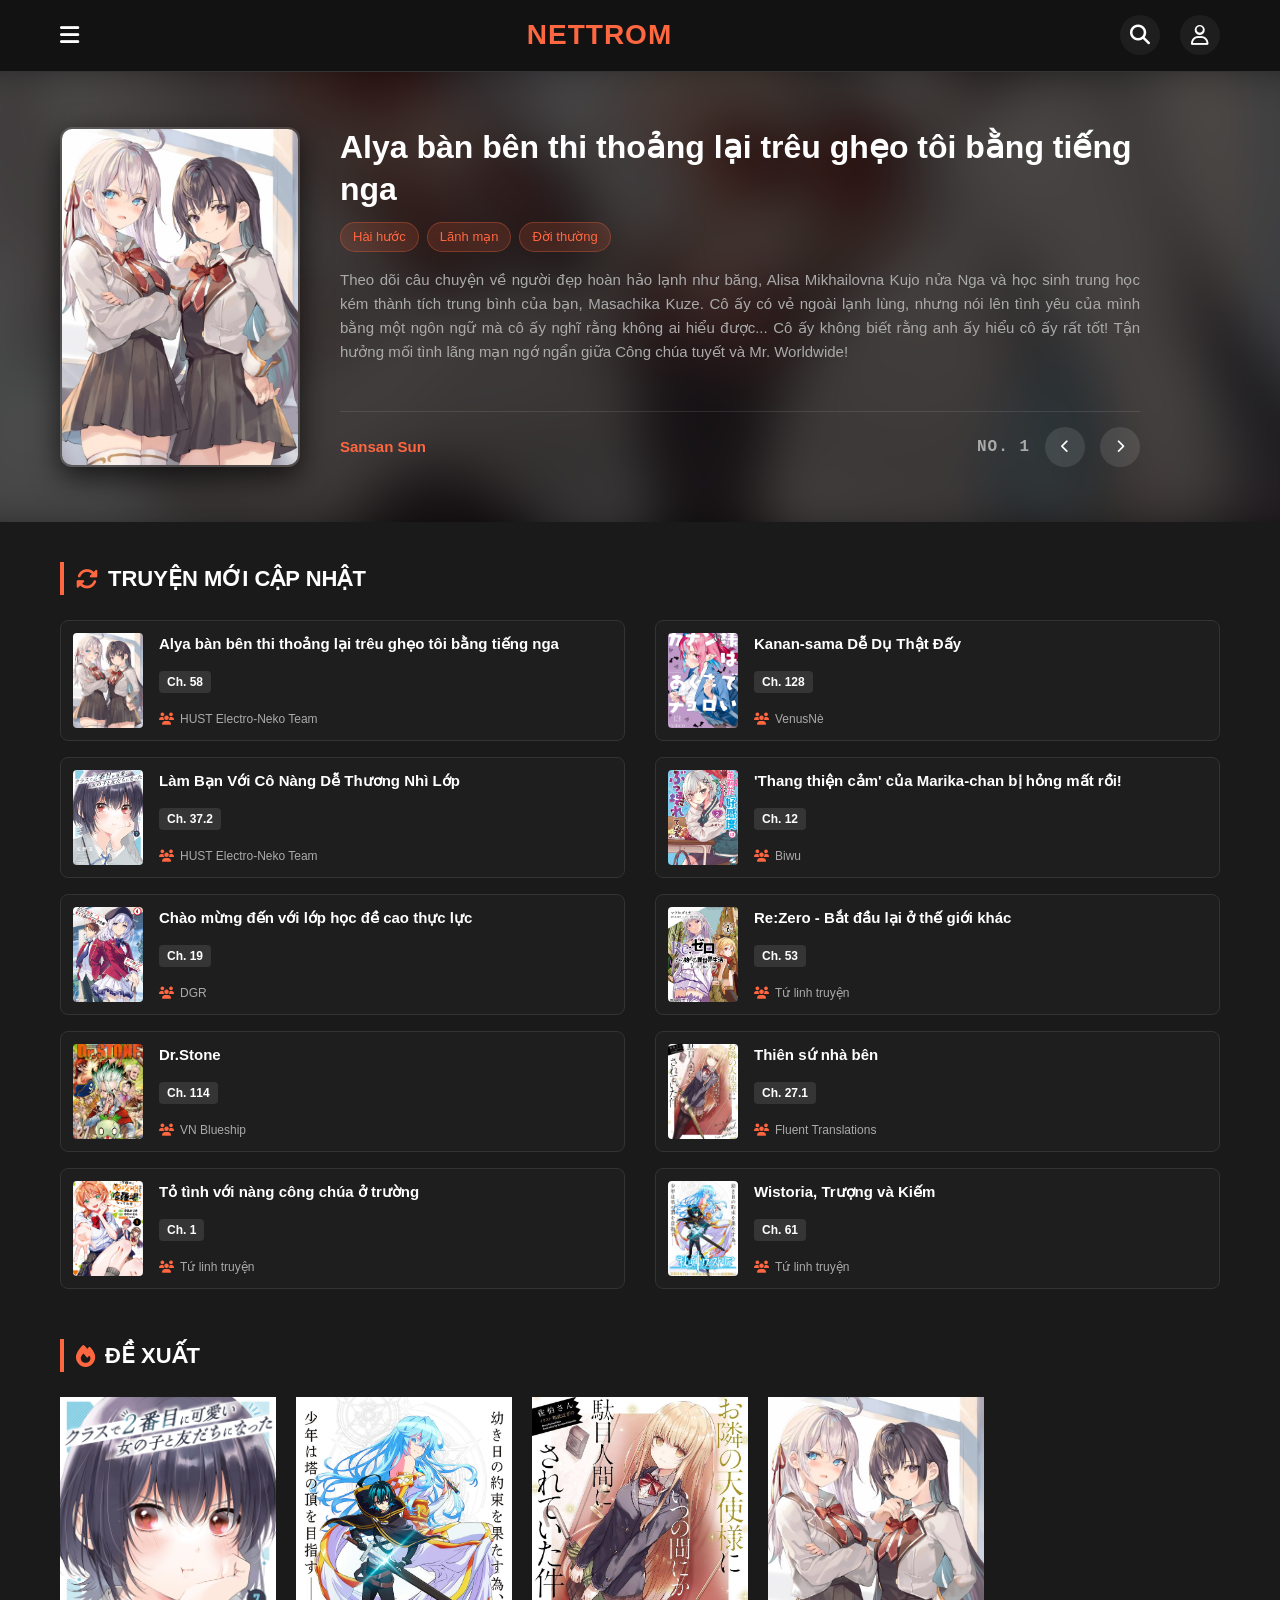
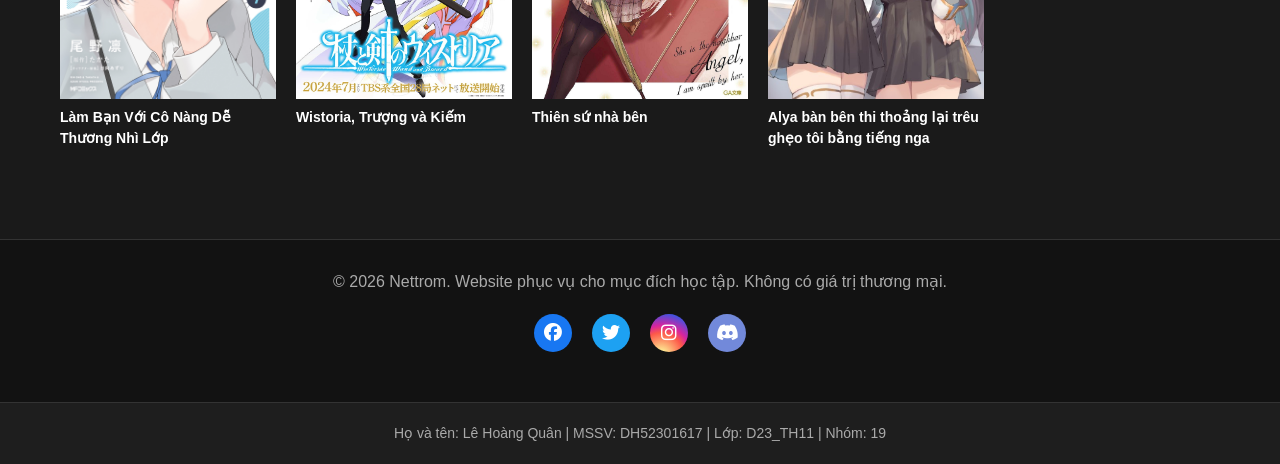
<file: index.html>
<!DOCTYPE html>
<html lang="en">
<head>
    <meta charset="UTF-8">
    <meta name="viewport" content="width=device-width, initial-scale=1.0">
    <link rel="stylesheet" href="https://cdnjs.cloudflare.com/ajax/libs/font-awesome/6.4.0/css/all.min.css">
    <link rel="stylesheet" href="./css/style.css">
    <link rel="stylesheet" href="./css/styleMobile.css">
    <title>Home Page</title>
</head>
<body>

    <!-- Mobile Menu -->
    <div class="mobile-menu-overlay" id="mobileOverlay" onclick="closeMobileMenu()"></div>
    <!-- Danh Mục -->
    <div class="mobile-menu-drawer" id="mobileDrawer">
        <div class="drawer-header">
            <span>Nettrom</span>
            <button class="drawer-close" id="closeBtn">
                <i class="fa fa-angle-double-left"></i>
            </button>
        </div>
        <ul class="drawer-menu">
            <li class="menu-item active"><a href="index.html"><i class="fa fa-home"></i> Trang chủ</a></li>
            <li class="menu-item"><a href=""><i class="fa fa-bell"></i> Thông báo</a></li>
            
            <li class="menu-item has-dropdown">
                <div class="dropdown-header">
                    <span><i class="fa-regular fa-bookmark"></i> Thư viện</span>
                    <i class="fa fa-angle-right arrow-icon"></i>
                </div>
                <ul class="submenu">
                    <li><a href=""><i class="fa-solid fa-bookmark"></i> Đã lưu</a></li>
                    <li><a href=""><i class="fa-solid fa-clock-rotate-left"></i> Lịch sử đọc</a></li>
                    <li><a href=""><i class="fa-solid fa-folder"></i> Album của bạn</a></li>
                    <li><a href=""><i class="fa-solid fa-user-pen"></i> Tác giả đã theo dõi</a></li>
                </ul>
            </li>

            <li class="menu-item has-dropdown">
                <div class="dropdown-header">
                    <span><i class="fa-solid fa-book-open"></i> Truyện</span>
                    <i class="fa fa-angle-right arrow-icon"></i>
                </div>
                <ul class="submenu">
                    <li><a href="library.html"><i class="fa-solid fa-list-ol"></i> Danh sách truyện</a></li>
                    <li><a href=""><i class="fa-solid fa-tags"></i> Thể loại</a></li>
                </ul>
            </li>

            <li class="menu-item"><a href=""><i class="fa-solid fa-sliders"></i> Tìm kiếm nâng cao</a></li>
            <li class="menu-item"><a href="contact.html"><i class="fa-solid fa-envelope"></i> Liên hệ</a></li>
            <li class="menu-item"><a href="lab.html"><i class="fa-solid fa-flask"></i> Lab TH</a></li>
        </ul>
    </div>
    <!--Mobile Bottom Navigation-->
    <nav class="mobile-bottom-nav">
        <a href="index.html" class="nav-item active">
            <i class="fa fa-home"></i>
            <span>Trang chủ</span>
        </a>
        <a href="#" class="nav-item" data-action="menu" id="navMenu">
            <i class="fa-solid fa-bars"></i>
            <span>Danh mục</span>
        </a>
        <a href="#" class="nav-item">
            <i class="fa fa-bell"></i>
            <span>Thông báo</span>
        </a>
        <a href="#" class="nav-item">
            <i class="fa fa-search"></i>
            <span>Tìm kiếm</span>
        </a>
        <a href="#" class="nav-item">
            <i class="fa fa-user"></i>
            <span>Người dùng</span>
        </a>
    </nav>

    <!--Desktop Header-->
    <header>
        <div class="header-top">
            <div class="banner-header">
                <div class="open-btn" id="openBtn"><i class="fa-solid fa-bars"></i></div>
                <div class="brand-name" id="brandName"><a href="index.html">Nettrom</a></div>
                
                <div class="user-bar">
                    <div class="sreach-button"><i class="fa-solid fa-magnifying-glass"></i></div>
    
                    <div class="user-wrapper" id="userWrapper">
                        <div class="avatar" id="userAvatar"><i class="fa-regular fa-user"></i></div>
        
                        <ul class="account-dropdown" id="accountDropdown">
                            <li><a href=""><i class="fa-solid fa-user-gear"></i> Quản lý tài khoản</a></li>
                            <li><a href=""><i class="fa-solid fa-bookmark"></i> Truyện đã lưu</a></li>
                            <li><a href=""><i class="fa-solid fa-clock-rotate-left"></i> Lịch sử đọc</a></li>
                            <li><a href="login.html"><i class="fa-solid fa-user-circle"></i> Đăng nhập</a></li>
                            <li><a href=""><i class="fa-solid fa-right-from-bracket"></i> Đăng xuất</a></li>
                        </ul>
                    </div>
                </div>
            </div>
        </div>

        <div class="header-bottom" id="headerBottom">
            <div class="container-nav">
                <nav class="header-nav" id="headerNav">
                    <ul class="nav-menu-desktop">
                        <li class="nav-item-desktop active"><a href="index.html"><i class="fa fa-home"></i> Trang chủ</a></li>
                        <li class="nav-item-desktop"><a href=""><i class="fa fa-bell"></i> Thông báo</a></li>
                        
                        <li class="nav-item-desktop has-dropdown-desktop">
                            <div class="dropdown-header-desktop">
                                <span><i class="fa-regular fa-bookmark"></i> Thư viện</span>
                                <i class="fa fa-angle-down arrow-icon"></i>
                            </div>
                            <ul class="submenu-desktop">
                                <li><a href=""><i class="fa-solid fa-bookmark"></i> Đã lưu</a></li>
                                <li><a href=""><i class="fa-solid fa-clock-rotate-left"></i> Lịch sử đọc</a></li>
                                <li><a href=""><i class="fa-solid fa-folder"></i> Album của bạn</a></li>
                                <li><a href=""><i class="fa-solid fa-user-pen"></i> Tác giả đã theo dõi</a></li>
                            </ul>
                        </li>

                        <li class="nav-item-desktop has-dropdown-desktop">
                            <div class="dropdown-header-desktop">
                                <span><i class="fa-solid fa-book-open"></i> Truyện</span>
                                <i class="fa fa-angle-down arrow-icon"></i>
                            </div>
                            <ul class="submenu-desktop">
                                <li><a href="library.html"><i class="fa-solid fa-list-ol"></i> Danh sách truyện</a></li>
                                <li><a href=""><i class="fa-solid fa-tags"></i> Thể loại</a></li>
                            </ul>
                        </li>

                        <li class="nav-item-desktop"><a href=""><i class="fa-solid fa-sliders"></i> Tìm kiếm nâng cao</a></li>
                        <li class="nav-item-desktop"><a href="contact.html"><i class="fa-solid fa-envelope"></i> Liên hệ</a></li>
                        <li class="nav-item-desktop"><a href="lab.html"><i class="fa-solid fa-flask"></i> Lab TH</a></li>
                    </ul>
                </nav>
            </div>
        </div>
    </header>
    <!--Main Content-->
    <main>
        <div class="main-content">
            <div class="banner" id="banner">
                <div class="background-blur" id="backgroundBlur"></div>
                <div class="banner-content">
                    <div class="manga-container" id="sliderBg">
                        <div class="manga-cover-wrapper">
                            <img id="mangaImg" src="" alt="">
                        </div>
                        <div class="manga-detail">
                            <div class="manga-title" id="mangaTitle"></div>
                            <div class="manga-tags" id="mangaTags"></div>
                            <div class="manga-desc">
                                <p class="manga-description" id="mangaDesc"></p>
                            </div>
                            <div class="bottom-nav">
                                <div class="author" id="mangaAuthor"></div>
                                <div class="slider-controls">
                                    <span class="manga-number" id="mangaNo"></span>
                                    <button class="nav-btn" id="prevBtn"><i class="fa-solid fa-chevron-left"></i></button>
                                    <button class="nav-btn" id="nextBtn"><i class="fa-solid fa-chevron-right"></i></button>
                                </div>
                            </div>
                        </div>
                    </div>
                </div>
            </div>

            <div class="page-body">
                <section class="section-container update-section">
                    <h2 class="section-title"><i class="fa-solid fa-sync-alt"></i> Truyện mới cập nhật</h2>
                    <div class="update-grid">
                        
                        <div class="update-col col-1">
                            <a href="detail.html?id=0" class="manga-card-horizontal">
                                <img src="image/Arya.png" alt="" class="mini-cover">
                                <div class="card-info">
                                    <h4 class="card-title">Alya bàn bên thi thoảng lại trêu ghẹo tôi bằng tiếng nga</h4>
                                    <span class="card-chapter">Ch. 58</span>
                                    <span class="card-team"><i class="fa fa-users"></i> HUST Electro-Neko Team</span>
                                </div>
                            </a>
    
                            <a href="detail.html?id=4" class="manga-card-horizontal">
                                <img src="image/Class de 2-banme ni Kawaii.jpg" alt="" class="mini-cover">
                                <div class="card-info">
                                    <h4 class="card-title">Làm Bạn Với Cô Nàng Dễ Thương Nhì Lớp</h4>
                                    <span class="card-chapter">Ch. 37.2</span>
                                    <span class="card-team"><i class="fa fa-users"></i> HUST Electro-Neko Team</span>
                                </div>
                            </a>
    
                            <a href="detail.html?id=5" class="manga-card-horizontal">
                                <img src="image/Classroom of Elite.jpg" alt="" class="mini-cover">
                                <div class="card-info">
                                    <h4 class="card-title">Chào mừng đến với lớp học đề cao thực lực</h4>
                                    <span class="card-chapter">Ch. 19</span>
                                    <span class="card-team"><i class="fa fa-users"></i> DGR </span>
                                </div>
                            </a>
    
                            <a href="detail.html?id=9" class="manga-card-horizontal">
                                <img src="image/Dr.Stone.jpg" alt="" class="mini-cover">
                                <div class="card-info">
                                    <h4 class="card-title">Dr.Stone</h4>
                                    <span class="card-chapter">Ch. 114</span>
                                    <span class="card-team"><i class="fa fa-users"></i> VN Blueship</span>
                                </div>
                            </a>
    
                            <a href="detail.html?id=1" class="manga-card-horizontal">
                                <img src="image/Gakuen no Hime.jpg" alt="" class="mini-cover">
                                <div class="card-info">
                                    <h4 class="card-title">Tỏ tình với nàng công chúa ở trường</h4>
                                    <span class="card-chapter">Ch. 1</span>
                                    <span class="card-team"><i class="fa fa-users"></i> Tứ linh truyện</span>
                                </div>
                            </a>
                        </div>
    
                        <div class="update-col col-2">
                            <a href="detail.html?id=6" class="manga-card-horizontal">
                                <img src="image/Kanan-san.jpg" alt="" class="mini-cover">
                                <div class="card-info">
                                    <h4 class="card-title">Kanan-sama Dễ Dụ Thật Đấy</h4>
                                    <span class="card-chapter">Ch. 128</span>
                                    <span class="card-team"><i class="fa fa-users"></i> VenusNè</span>
                                </div>
                            </a>
    
                            <a href="detail.html?id=7" class="manga-card-horizontal">
                                <img src="image/Marika Love.jpg" alt="" class="mini-cover">
                                <div class="card-info">
                                    <h4 class="card-title">'Thang thiện cảm' của Marika-chan bị hỏng mất rồi!</h4>
                                    <span class="card-chapter">Ch. 12</span>
                                    <span class="card-team"><i class="fa fa-users"></i> Biwu</span>
                                </div>
                            </a>
    
                            <a href="detail.html?id=8" class="manga-card-horizontal">
                                <img src="image/rezero.jpg" alt="" class="mini-cover">
                                <div class="card-info">
                                    <h4 class="card-title">Re:Zero - Bắt đầu lại ở thế giới khác</h4>
                                    <span class="card-chapter">Ch. 53</span>
                                    <span class="card-team"><i class="fa fa-users"></i> Tứ linh truyện</span>
                                </div>
                            </a>
    
                            <a href="detail.html?id=2" class="manga-card-horizontal">
                                <img src="image/Tenshi-sama.jpg" alt="" class="mini-cover">
                                <div class="card-info">
                                    <h4 class="card-title">Thiên sứ nhà bên</h4>
                                    <span class="card-chapter">Ch. 27.1</span>
                                    <span class="card-team"><i class="fa fa-users"></i> Fluent Translations</span>
                                </div>
                            </a>
    
                            <a href="detail.html?id=3" class="manga-card-horizontal">
                                <img src="image/wistoria.jpg" alt="" class="mini-cover">
                                <div class="card-info">
                                    <h4 class="card-title">Wistoria, Trượng và Kiếm</h4>
                                    <span class="card-chapter">Ch. 61</span>
                                    <span class="card-team"><i class="fa fa-users"></i> Tứ linh truyện</span>
                                </div>
                            </a>
                        </div>
                    </div>
                </section>
    
                <section class="section-container recommend-section">
                    <h2 class="section-title"><i class="fa-solid fa-fire"></i> Đề xuất</h2>
                    <div class="recommend-list">
                        <a href="detail.html?id=4" class="recommend-card">
                            <div class="image-wrapper"><img src="image/Class de 2-banme ni Kawaii.jpg" alt="" class="recommend-cover"></div>
                            <h4 class="recommend-title">Làm Bạn Với Cô Nàng Dễ Thương Nhì Lớp</h4>
                        </a>
    
                        <a href="detail.html?id=3" class="recommend-card">
                            <div class="image-wrapper"><img src="image/wistoria.jpg" alt="" class="recommend-cover"></div>
                            <h4 class="recommend-title">Wistoria, Trượng và Kiếm</h4>
                        </a>
    
                        <a href="detail.html?id=2" class="recommend-card">
                            <div class="image-wrapper"><img src="image/Tenshi-sama.jpg" alt="" class="recommend-cover"></div>
                            <h4 class="recommend-title">Thiên sứ nhà bên</h4>
                        </a>
    
                        <a href="detail.html?id=0" class="recommend-card">
                            <div class="image-wrapper"><img src="image/Arya.png" alt="" class="recommend-cover"></div>
                            <h4 class="recommend-title">Alya bàn bên thi thoảng lại trêu ghẹo tôi bằng tiếng nga</h4>
                        </a>
                    </div>
                </section>
            </div>
        </div>
    </main>
    <footer>
        <div class="footer-top">
            <p>&copy; 2026 Nettrom. Website phục vụ cho mục đích học tập. Không có giá trị thương mại.</p>
            <div class="social-links">
                <a href="https://www.facebook.com/hoangriku0258" class="facebook"><i class="fa-brands fa-facebook"></i></a>
                <a href="https://x.com/RikuHoang" class="twitter"><i class="fa-brands fa-twitter"></i></a>
                <a href="https://www.instagram.com/hoang_riku/" class="instagram"><i class="fa-brands fa-instagram"></i></a>
                <a href="https://discordapp.com/users/662214261657042975" class="discord"><i class="fa-brands fa-discord"></i></a>
            </div>
        </div>
        <div class="footer-bottom">
            <p>Họ và tên: Lê Hoàng Quân | MSSV: DH52301617 | Lớp: D23_TH11 | Nhóm: 19</p>
        </div>
    </footer>
    <script src="./javascript/main.js"></script>
</body>
</html>
</file>
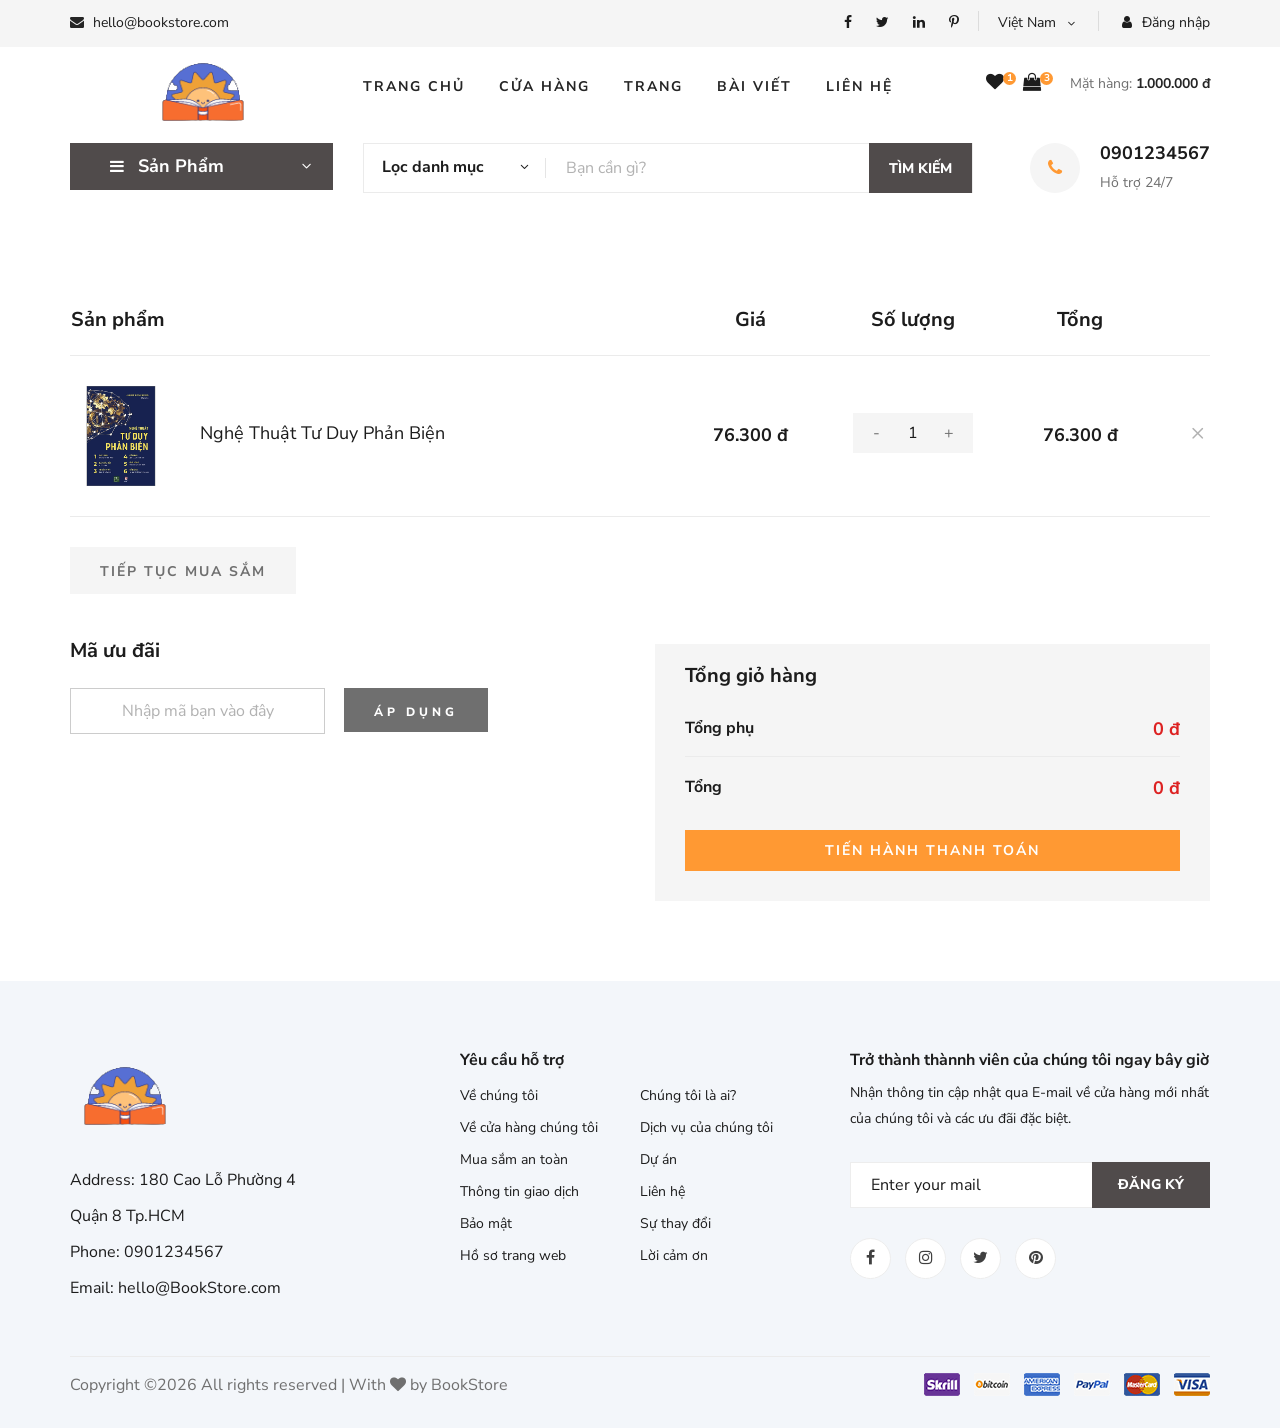
<file: BaiTapLab/Lab07/demo_bai_2/index.html>
<!DOCTYPE html>
<html lang="zxx">

<head>
    <meta charset="UTF-8">
    <meta name="description" content="Ogani Template">
    <meta name="keywords" content="Ogani, unica, creative, html">
    <meta name="viewport" content="width=device-width, initial-scale=1.0">
    <meta http-equiv="X-UA-Compatible" content="ie=edge">
    <title>Nice | BookStore</title>
    
    <!-- Google Font -->
    <link href="https://fonts.googleapis.com/css2?family=Nunito Sans:wght@200;300;400;600;900&display=swap" rel="stylesheet">
    
    <!-- Css Styles -->
    <link rel="stylesheet" href="css/bootstrap.min.css" type="text/css">
    <link rel="stylesheet" href="css/font-awesome.min.css" type="text/css">
    <link rel="stylesheet" href="css/elegant-icons.css" type="text/css">
    <link rel="stylesheet" href="css/nice-select.css" type="text/css">
    <link rel="stylesheet" href="css/jquery-ui.min.css" type="text/css">
    <link rel="stylesheet" href="css/owl.carousel.min.css" type="text/css">
    <link rel="stylesheet" href="css/slicknav.min.css" type="text/css">
    <link rel="stylesheet" href="css/style.css" type="text/css">


</head>

<body>
    <!-- Page Preloder -->
    <div id="preloder">
        <div class="loader"></div>
    </div>

    <!-- Humberger Begin -->
    <div class="humberger__menu__overlay"></div>
    <div class="humberger__menu__wrapper">
        <div class="humberger__menu__logo">
            <a href="#"><img src="img/logo.png" alt=""></a>
        </div>
        <div class="humberger__menu__cart">
            <ul>
                <li><a href="#"><i class="fa fa-heart"></i> <span>1</span></a></li>
                <li><a href="#"><i class="fa fa-shopping-bag"></i> <span>3</span></a></li>
            </ul>
            <div class="header__cart__price">Mặt hàng: <span>1.000.000 đ</span></div>
        </div>
        <div class="humberger__menu__widget">
            <div class="header__top__right__language">
                <div>Việt Nam</div>
                <span class="arrow_carrot-down"></span>
                <ul>
                    <li><a href="#">Spanis</a></li>
                    <li><a href="#">English</a></li>
                </ul>
            </div>
            <div class="header__top__right__auth">
                <a href="#"><i class="fa fa-user"></i> Đăng nhập</a>
            </div>
        </div>
        <nav class="humberger__menu__nav mobile-menu">
            <ul>
                <li><a href="./index.html">Trang chủ</a></li>
                <li><a href="./shop-grid.html">Cửa hàng</a></li>
                <li><a href="#">Trang</a>
                    <ul class="header__menu__dropdown">
                        <li><a href="./shop-details.html">Cửa hàng chi tiết</a></li>
                        <li><a href="./shoping-cart.html">Giỏ hàng</a></li>
                        <li><a href="./checkout.html">Thủ tục thanh toán</a></li>
                        <li><a href="./blog-details.html">Chi tiết bài viết</a></li>
                    </ul>
                </li>
                <li><a href="./blog.html">Bài viết</a></li>
                <li><a href="./contact.html">Liên hệ</a></li>
            </ul>
        </nav>
        <div id="mobile-menu-wrap"></div>
        <div class="header__top__right__social">
            <a href="#"><i class="fa fa-facebook"></i></a>
            <a href="#"><i class="fa fa-twitter"></i></a>
            <a href="#"><i class="fa fa-linkedin"></i></a>
            <a href="#"><i class="fa fa-pinterest-p"></i></a>
        </div>
        <div class="humberger__menu__contact">
            <ul>
                <li><i class="fa fa-envelope"></i> hello@bookstore.com</li>
            </ul>
        </div>
    </div>
    <!-- Humberger End -->

    <!-- Header Section Begin -->
    <header class="header">
        <div class="header__top">
            <div class="container">
                <div class="row">
                    <div class="col-lg-6 col-md-6">
                        <div class="header__top__left">
                            <ul>
                                <li><i class="fa fa-envelope"></i> hello@bookstore.com</li>
                            </ul>
                        </div>
                    </div>
                    <div class="col-lg-6 col-md-6">
                        <div class="header__top__right">
                            <div class="header__top__right__social">
                                <a href="#"><i class="fa fa-facebook"></i></a>
                                <a href="#"><i class="fa fa-twitter"></i></a>
                                <a href="#"><i class="fa fa-linkedin"></i></a>
                                <a href="#"><i class="fa fa-pinterest-p"></i></a>
                            </div>
                            <div class="header__top__right__language">
                                <div>Việt Nam</div>
                                <span class="arrow_carrot-down"></span>
                                <ul>
                                    <li><a href="#">Spanis</a></li>
                                    <li><a href="#">English</a></li>
                                </ul>
                            </div>
                            <div class="header__top__right__auth">
                                <a href="#"><i class="fa fa-user"></i> Đăng nhập</a>
                            </div>
                        </div>
                    </div>
                </div>
            </div>
        </div>
        <div class="container">
            <div class="row">
                <div class="col-lg-3">
                    <div class="header__logo">
                        <a href="./index.html"><img src="img/logo.png" alt=""></a>
                    </div>
                </div>
                <div class="col-lg-6">
                    <nav class="header__menu">
                        <ul class="ul-menu">
                            <li><a href="./index.html">Trang chủ</a></li>
                            <li><a href="./shop-grid.html">Cửa hàng</a></li>
                            <li><a href="#">Trang</a>
                                <ul class="header__menu__dropdown">
                                    <li><a href="./shop-details.html">Cửa hàng chi tiết</a></li>
                                    <li><a href="./shoping-cart.html">Giỏ hàng</a></li>
                                    <li><a href="./checkout.html">Thủ tục thanh toán</a></li>
                                    <li><a href="./blog-details.html">Chi tiết bài viết</a></li>
                                </ul>
                            </li>
                            <li><a href="./blog.html">Bài viết</a></li>
                            <li><a href="./contact.html">Liên hệ</a></li>
                        </ul>
                    </nav>
                </div>
                <div class="col-lg-3">
                    <div class="header__cart">
                        <ul>
                            <li><a href="#"><i class="fa fa-heart"></i> <span>1</span></a></li>
                            <li><a href="#"><i class="fa fa-shopping-bag"></i> <span>3</span></a></li>
                        </ul>
                        <div class="header__cart__price">Mặt hàng: <span>1.000.000 đ</span></div>
                    </div>
                </div>
            </div>
            <div class="humberger__open">
                <i class="fa fa-bars"></i>
            </div>
        </div>
    </header>
    <!-- Header Section End -->

    <!-- Hero Section Begin -->
    <section class="hero hero-normal">
        <div class="container">
            <div class="row">
                <div class="col-lg-3">
                    <div class="hero__categories">
                        <div class="hero__categories__all">
                            <i class="fa fa-bars"></i>
                            <span>Sản Phẩm</span>
                        </div>
                        <ul>
                            <li><a href="#">Văn học</a></li>
                            <li><a href="#">Kinh tế</a></li>
                            <li><a href="#">Thiếu nhi</a></li>
                            <li><a href="#">Kĩ năng sống</a></li>
                            <li><a href="#">Giáo khoa</a></li>
                            <li><a href="#">Từ điển</a></li>
                            <li><a href="#">Lịch sử</a></li>
                            <li><a href="#">Y học</a></li>
                            <li><a href="#">Tạp chí</a></li>
                            <li><a href="#">Ngoại ngữ</a></li>
                            <li><a href="#">Giáo trình</a></li>
                        </ul>
                    </div>
                </div>
                <div class="col-lg-9">
                    <div class="hero__search">
                        <div class="hero__search__form">
                            <form action="#">
                                <div class="hero__search__categories">
                                    Lọc danh mục
                                    <span class="arrow_carrot-down"></span>
                                </div>
                                <input type="text" placeholder="Bạn cần gì?">
                                <button type="submit" class="site-btn">TÌM KIẾM</button>
                            </form>
                        </div>
                        <div class="hero__search__phone">
                            <div class="hero__search__phone__icon">
                                <i class="fa fa-phone"></i>
                            </div>
                            <div class="hero__search__phone__text">
                                <h5>0901234567</h5>
                                <span>Hỗ trợ 24/7 </span>
                            </div>
                        </div>
                    </div>
                </div>
            </div>
        </div>
    </section>
    <!-- Hero Section End -->

    <!-- Shoping Cart Section Begin -->
    <section class="shoping-cart spad">
        <div class="container">
            <div class="row">
                <div class="col-lg-12">
                    <div class="shoping__cart__table">
                        <table>
                            <thead>
                                <tr>
                                    <th class="shoping__product">Sản phẩm</th>
                                    <th>Giá</th>
                                    <th>Số lượng</th>
                                    <th>Tổng</th>
                                    <th></th>
                                </tr>
                            </thead>
                            <tbody>
                                <tr>
                                    <td class="shoping__cart__item">
                                        <img src="img/featured/Book_2.jpg" alt="" width="100px">
                                        <h5>Nghệ Thuật Tư Duy Phản Biện</h5>
                                    </td>
                                    <td class="shoping__cart__price">
                                        76.300 đ
                                    </td>
                                    <td class="shoping__cart__quantity">
                                        <div class="quantity">
                                            <div class="pro-qty">
                                                <input value="1" id="quantity" >
                                            </div>
                                        </div>
                                    </td>
                                    <td class="shoping__cart__total" id="total">
                                        76.300 đ
                                    </td>
                                    <td class="shoping__cart__item__close">
                                        <span class="icon_close"></span>
                                    </td>
                                </tr>
                            </tbody>
                        </table>
                    </div>
                </div>
            </div>
            <div class="row">
                <div class="col-lg-12">
                    <div class="shoping__cart__btns">
                        <a href="#" class="primary-btn cart-btn">TIẾP TỤC MUA SẮM</a>
                    </div>
                </div>
                <div class="col-lg-6">
                    <div class="shoping__continue">
                        <div class="shoping__discount">
                            <h5>Mã ưu đãi</h5>
                            <form action="#">
                                <input type="text" placeholder="Nhập mã bạn vào đây">
                                <button type="submit" class="site-btn">ÁP DỤNG</button>
                            </form>
                        </div>
                    </div>
                </div>
                <div class="col-lg-6">
                    <div class="shoping__checkout">
                        <h5>Tổng giỏ hàng</h5>
                        <ul>
                            <li>Tổng phụ <span>0 đ</span></li>
                            <li>Tổng <span>0 đ</span></li>
                        </ul>
                        <a href="#" class="primary-btn">Tiến hành thanh toán</a>
                    </div>
                </div>
            </div>
        </div>
    </section>
    <!-- Shoping Cart Section End -->


    <!-- Footer Section Begin -->
    <footer class="footer spad">
        <div class="container">
            <div class="row">
                <div class="col-lg-3 col-md-6 col-sm-6">
                    <div class="footer__about">
                        <div class="footer__about__logo">
                            <a href="./index.html"><img src="img/logo.png" alt=""></a>
                        </div>
                        <ul>
                            <li>Address: 180 Cao Lỗ Phường 4 Quận 8 Tp.HCM</li>
                            <li>Phone: 0901234567</li>
                            <li>Email: hello@BookStore.com</li>
                        </ul>
                    </div>
                </div>
                <div class="col-lg-4 col-md-6 col-sm-6 offset-lg-1">
                    <div class="footer__widget">
                        <h6>
                            Yêu cầu hỗ trợ</h6>
                        <ul>
                            <li><a href="#">Về chúng tôi</a></li>
                            <li><a href="#">Về cửa hàng chúng tôi</a></li>
                            <li><a href="#">Mua sắm an toàn</a></li>
                            <li><a href="#">Thông tin giao dịch</a></li>
                            <li><a href="#">Bảo mật</a></li>
                            <li><a href="#">Hồ sơ trang web</a></li>
                        </ul>
                        <ul>
                            <li><a href="#">Chúng tôi là ai?</a></li>
                            <li><a href="#">Dịch vụ của chúng tôi</a></li>
                            <li><a href="#">Dự án</a></li>
                            <li><a href="#">Liên hệ</a></li>
                            <li><a href="#">Sự thay đổi</a></li>
                            <li><a href="#">Lời cảm ơn</a></li>
                        </ul>
                    </div>
                </div>
                <div class="col-lg-4 col-md-12">
                    <div class="footer__widget">
                        <h6>Trở thành thànnh viên của chúng tôi ngay bây giờ</h6>
                        <p>Nhận thông tin cập nhật qua E-mail về cửa hàng mới nhất của chúng tôi và các ưu đãi đặc biệt.</p>
                        <form action="#">
                            <input type="text" placeholder="Enter your mail">
                            <button type="submit" class="site-btn">Đăng ký</button>
                        </form>
                        <div class="footer__widget__social">
                            <a href="#"><i class="fa fa-facebook"></i></a>
                            <a href="#"><i class="fa fa-instagram"></i></a>
                            <a href="#"><i class="fa fa-twitter"></i></a>
                            <a href="#"><i class="fa fa-pinterest"></i></a>
                        </div>
                    </div>
                </div>
            </div>
            <div class="row">
                <div class="col-lg-12">
                    <div class="footer__copyright">
                        <div class="footer__copyright__text"><p>
  Copyright &copy;<script>document.write(new Date().getFullYear());</script> All rights reserved | With <i class="fa fa-heart" aria-hidden="true"></i> by BookStore</a>
  </p></div>
                        <div class="footer__copyright__payment"><img src="img/payment-item.png" alt=""></div>
                    </div>
                </div>
            </div>
        </div>
    </footer>
    <!-- Footer Section End -->

    <!-- Js Plugins -->
    <script src="js/jquery-3.3.1.min.js"></script>
    <script src="js/bootstrap.min.js"></script>
    <script src="js/jquery.nice-select.min.js"></script>
    <script src="js/jquery-ui.min.js"></script>
    <script src="js/jquery.slicknav.js"></script>
    <script src="js/mixitup.min.js"></script>
    <script src="js/owl.carousel.min.js"></script>
    <script src="js/main.js"></script>


</body>

</html>
</file>
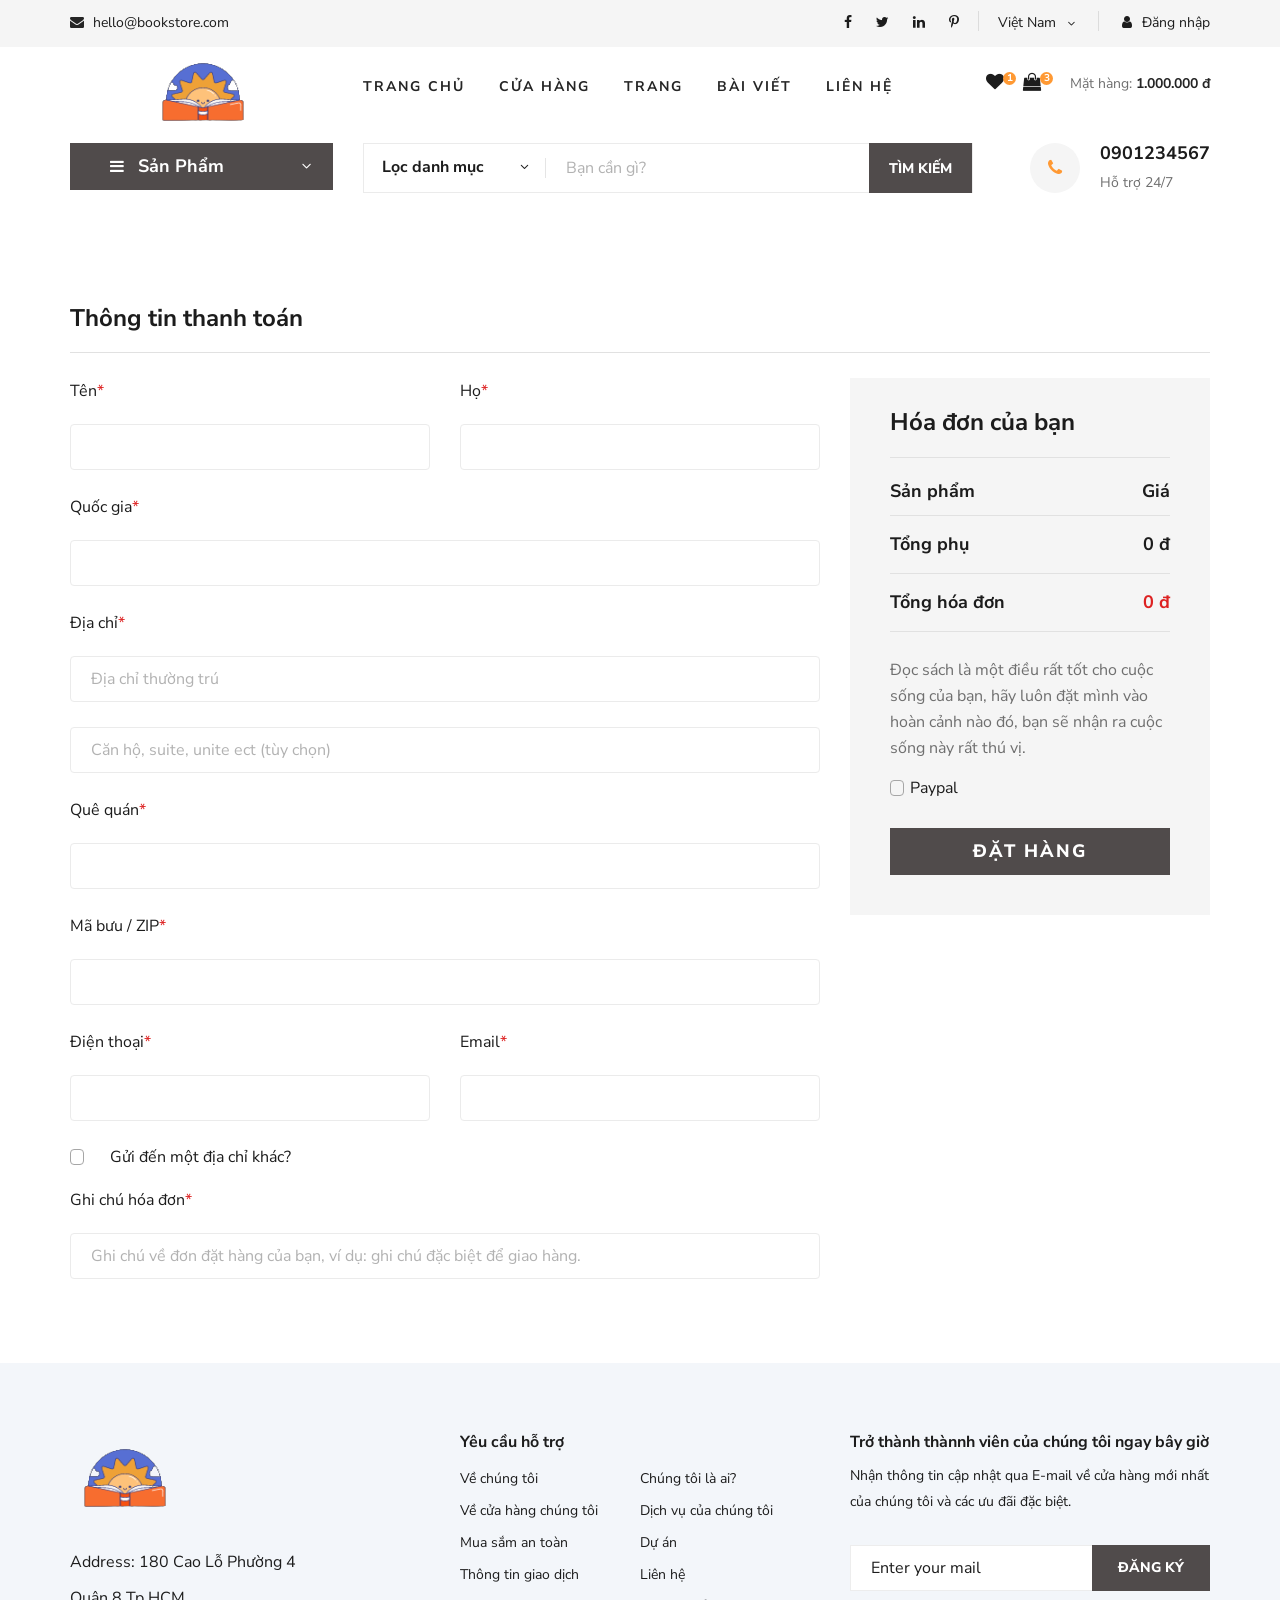
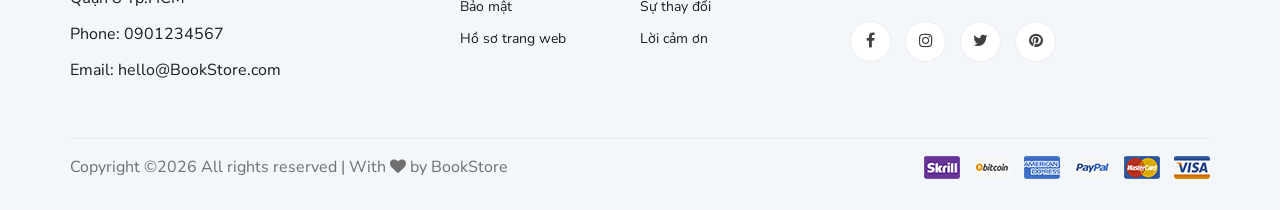
<file: BaiTapLab/Lab07/Vi_du/index.html>
<!DOCTYPE html>
<html lang="zxx">

<head>
    <meta charset="UTF-8">
    <meta name="description" content="Ogani Template">
    <meta name="keywords" content="Ogani, unica, creative, html">
    <meta name="viewport" content="width=device-width, initial-scale=1.0">
    <meta http-equiv="X-UA-Compatible" content="ie=edge">
    <title>Nice | BookStore</title>
    
    <!-- Google Font -->
    <link href="https://fonts.googleapis.com/css2?family=Nunito Sans:wght@200;300;400;600;900&display=swap" rel="stylesheet">
    
    <!-- Css Styles -->
    <link rel="stylesheet" href="css/bootstrap.min.css" type="text/css">
    <link rel="stylesheet" href="css/font-awesome.min.css" type="text/css">
    <link rel="stylesheet" href="css/elegant-icons.css" type="text/css">
    <link rel="stylesheet" href="css/nice-select.css" type="text/css">
    <link rel="stylesheet" href="css/jquery-ui.min.css" type="text/css">
    <link rel="stylesheet" href="css/owl.carousel.min.css" type="text/css">
    <link rel="stylesheet" href="css/slicknav.min.css" type="text/css">
    <link rel="stylesheet" href="css/style.css" type="text/css">


    <style>
        .error-message {
            color: red;
            font-size: 14px; 
            margin-top: 5px; 
        }
    </style>
</head>

<body>
    <!-- Page Preloder -->
    <div id="preloder">
        <div class="loader"></div>
    </div>

    <!-- Humberger Begin -->
    <div class="humberger__menu__overlay"></div>
    <div class="humberger__menu__wrapper">
        <div class="humberger__menu__logo">
            <a href="#"><img src="img/logo.png" alt=""></a>
        </div>
        <div class="humberger__menu__cart">
            <ul>
                <li><a href="#"><i class="fa fa-heart"></i> <span>1</span></a></li>
                <li><a href="#"><i class="fa fa-shopping-bag"></i> <span>3</span></a></li>
            </ul>
            <div class="header__cart__price">Mặt hàng: <span>1.000.000 đ</span></div>
        </div>
        <div class="humberger__menu__widget">
            <div class="header__top__right__language">
                <div>Việt Nam</div>
                <span class="arrow_carrot-down"></span>
                <ul>
                    <li><a href="#">Spanis</a></li>
                    <li><a href="#">English</a></li>
                </ul>
            </div>
            <div class="header__top__right__auth">
                <a href="#"><i class="fa fa-user"></i> Đăng nhập</a>
            </div>
        </div>
        <nav class="humberger__menu__nav mobile-menu">
            <ul>
                <li><a href="./index.html">Trang chủ</a></li>
                <li><a href="./shop-grid.html">Cửa hàng</a></li>
                <li><a href="#">Trang</a>
                    <ul class="header__menu__dropdown">
                        <li><a href="./shop-details.html">Cửa hàng chi tiết</a></li>
                        <li><a href="./shoping-cart.html">Giỏ hàng</a></li>
                        <li><a href="./checkout.html">Thủ tục thanh toán</a></li>
                        <li><a href="./blog-details.html">Chi tiết bài viết</a></li>
                    </ul>
                </li>
                <li><a href="./blog.html">Bài viết</a></li>
                <li><a href="./contact.html">Liên hệ</a></li>
            </ul>
        </nav>
        <div id="mobile-menu-wrap"></div>
        <div class="header__top__right__social">
            <a href="#"><i class="fa fa-facebook"></i></a>
            <a href="#"><i class="fa fa-twitter"></i></a>
            <a href="#"><i class="fa fa-linkedin"></i></a>
            <a href="#"><i class="fa fa-pinterest-p"></i></a>
        </div>
        <div class="humberger__menu__contact">
            <ul>
                <li><i class="fa fa-envelope"></i> hello@bookstore.com</li>
            </ul>
        </div>
    </div>
    <!-- Humberger End -->

    <!-- Header Section Begin -->
    <header class="header">
        <div class="header__top">
            <div class="container">
                <div class="row">
                    <div class="col-lg-6 col-md-6">
                        <div class="header__top__left">
                            <ul>
                                <li><i class="fa fa-envelope"></i> hello@bookstore.com</li>
                            </ul>
                        </div>
                    </div>
                    <div class="col-lg-6 col-md-6">
                        <div class="header__top__right">
                            <div class="header__top__right__social">
                                <a href="#"><i class="fa fa-facebook"></i></a>
                                <a href="#"><i class="fa fa-twitter"></i></a>
                                <a href="#"><i class="fa fa-linkedin"></i></a>
                                <a href="#"><i class="fa fa-pinterest-p"></i></a>
                            </div>
                            <div class="header__top__right__language">
                                <div>Việt Nam</div>
                                <span class="arrow_carrot-down"></span>
                                <ul>
                                    <li><a href="#">Spanis</a></li>
                                    <li><a href="#">English</a></li>
                                </ul>
                            </div>
                            <div class="header__top__right__auth">
                                <a href="#"><i class="fa fa-user"></i> Đăng nhập</a>
                            </div>
                        </div>
                    </div>
                </div>
            </div>
        </div>
        <div class="container">
            <div class="row">
                <div class="col-lg-3">
                    <div class="header__logo">
                        <a href="./index.html"><img src="img/logo.png" alt=""></a>
                    </div>
                </div>
                <div class="col-lg-6">
                    <nav class="header__menu">
                        <ul class="ul-menu">
                            <li><a href="./index.html">Trang chủ</a></li>
                            <li><a href="./shop-grid.html">Cửa hàng</a></li>
                            <li><a href="#">Trang</a>
                                <ul class="header__menu__dropdown">
                                    <li><a href="./shop-details.html">Cửa hàng chi tiết</a></li>
                                    <li><a href="./shoping-cart.html">Giỏ hàng</a></li>
                                    <li><a href="./checkout.html">Thủ tục thanh toán</a></li>
                                    <li><a href="./blog-details.html">Chi tiết bài viết</a></li>
                                </ul>
                            </li>
                            <li><a href="./blog.html">Bài viết</a></li>
                            <li><a href="./contact.html">Liên hệ</a></li>
                        </ul>
                    </nav>
                </div>
                <div class="col-lg-3">
                    <div class="header__cart">
                        <ul>
                            <li><a href="#"><i class="fa fa-heart"></i> <span>1</span></a></li>
                            <li><a href="#"><i class="fa fa-shopping-bag"></i> <span>3</span></a></li>
                        </ul>
                        <div class="header__cart__price">Mặt hàng: <span>1.000.000 đ</span></div>
                    </div>
                </div>
            </div>
            <div class="humberger__open">
                <i class="fa fa-bars"></i>
            </div>
        </div>
    </header>
    <!-- Header Section End -->

    <!-- Hero Section Begin -->
    <section class="hero hero-normal">
        <div class="container">
            <div class="row">
                <div class="col-lg-3">
                    <div class="hero__categories">
                        <div class="hero__categories__all">
                            <i class="fa fa-bars"></i>
                            <span>Sản Phẩm</span>
                        </div>
                        <ul>
                            <li><a href="#">Văn học</a></li>
                            <li><a href="#">Kinh tế</a></li>
                            <li><a href="#">Thiếu nhi</a></li>
                            <li><a href="#">Kĩ năng sống</a></li>
                            <li><a href="#">Giáo khoa</a></li>
                            <li><a href="#">Từ điển</a></li>
                            <li><a href="#">Lịch sử</a></li>
                            <li><a href="#">Y học</a></li>
                            <li><a href="#">Tạp chí</a></li>
                            <li><a href="#">Ngoại ngữ</a></li>
                            <li><a href="#">Giáo trình</a></li>
                        </ul>
                    </div>
                </div>
                <div class="col-lg-9">
                    <div class="hero__search">
                        <div class="hero__search__form">
                            <form action="#">
                                <div class="hero__search__categories">
                                    Lọc danh mục
                                    <span class="arrow_carrot-down"></span>
                                </div>
                                <input type="text" placeholder="Bạn cần gì?">
                                <button type="submit" class="site-btn">TÌM KIẾM</button>
                            </form>
                        </div>
                        <div class="hero__search__phone">
                            <div class="hero__search__phone__icon">
                                <i class="fa fa-phone"></i>
                            </div>
                            <div class="hero__search__phone__text">
                                <h5>0901234567</h5>
                                <span>Hỗ trợ 24/7 </span>
                            </div>
                        </div>
                    </div>
                </div>
            </div>
        </div>
    </section>
    <!-- Hero Section End -->

     <!-- Checkout Section Begin -->
     <section class="checkout spad">
        <div class="container">
            <div class="checkout__form">
                <h4>Thông tin thanh toán</h4>
                <form id="checkoutForm" action="#">
                    <div class="row">
                        <div class="col-lg-8 col-md-6">
                            <div class="row">
                                <div class="col-lg-6">
                                    <div class="checkout__input">
                                        <p>Tên<span>*</span></p>
                                        <input type="text" id="firstNameInput">
                                        <div class="error-message" id="firstNameErrorMessage"></div>
                                    </div>
                                </div>
                                <div class="col-lg-6">
                                    <div class="checkout__input">
                                        <p>Họ<span>*</span></p>
                                        <input type="text" id="lastNameInput">
                                        <div class="error-message" id="lastNameErrorMessage"></div>
                                    </div>
                                </div>
                            </div>
                            <div class="checkout__input">
                                <p>Quốc gia<span>*</span></p>
                                <input type="text" id="nationInput">
                                <div class="error-message" id="nationErrorMessage"></div>
                            </div>
                            <div class="checkout__input">
                                <p>Địa chỉ<span>*</span></p>
                                <input type="text" placeholder="Địa chỉ thường trú" class="checkout__input__add" id="adresseInput">
                                <div class="error-message" id="adresseErrorMessage"></div>
                                <input type="text" placeholder="Căn hộ, suite, unite ect (tùy chọn)" id="suiteInput">
                                <div class="error-message" id="suiteErrorMessage"></div>
                            </div>
                            <div class="checkout__input">
                                <p>Quê quán<span>*</span></p>
                                <input type="text" id="countryInput">
                                <div class="error-message" id="countryErrorMessage"></div>
                            </div>
                            <div class="checkout__input">
                                <p>Mã bưu / ZIP<span>*</span></p>
                                <input type="text" id="zipInput">
                                <div class="error-message" id="zipErrorMessage"></div>
                            </div>
                            <div class="row">
                                <div class="col-lg-6">
                                    <div class="checkout__input">
                                        <p>Điện thoại<span>*</span></p>
                                        <input type="text" id="numInput">
                                        <div class="error-message" id="numErrorMessage"></div>
                                    </div>
                                </div>
                                <div class="col-lg-6">
                                    <div class="checkout__input">
                                        <p>Email<span>*</span></p>
                                        <input type="text" id="emailInput">
                                        <div class="error-message" id="emailErrorMessage"></div>
                                    </div>
                                </div>
                            </div>
                           
                            <div class="checkout__input__checkbox">
                                <label for="diff-acc">
                                    Gửi đến một địa chỉ khác?
                                    <input type="checkbox" id="diff-acc">
                                    <span class="checkmark"></span>
                                </label>
                            </div>
                            <div class="checkout__input">
                                <p>Ghi chú hóa đơn<span>*</span></p>
                                <input type="text" placeholder="Ghi chú về đơn đặt hàng của bạn, ví dụ: ghi chú đặc biệt để giao hàng." id="noteInput">
                                <div class="error-message" id="noteErrorMessage"></div>
                            </div>
                        </div>
                        <div class="col-lg-4 col-md-6">
                            <div class="checkout__order">
                                <h4>Hóa đơn của bạn</h4>
                                <div class="checkout__order__products">Sản phẩm <span>Giá</span></div>
                               
                                <div class="checkout__order__subtotal">Tổng phụ <span>0 đ</span></div>
                                <div class="checkout__order__total">Tổng hóa đơn <span>0 đ</span></div>
                                <p>Đọc sách là một điều rất tốt cho cuộc sống của bạn, hãy luôn đặt mình vào hoàn cảnh nào đó, bạn sẽ
                                    nhận ra cuộc sống này rất thú vị.
                                </p>
                                <div class="checkout__input__checkbox">
                                    <label for="paypal">
                                        Paypal
                                        <input type="checkbox" id="paypal">
                                        <span class="checkmark"></span>
                                    </label>
                                </div>
                                <button type="button" class="site-btn" onclick="validateForm()">Đặt hàng</button>
                            </div>
                        </div>
                    </div>
                </form>
            </div>
        </div>
    </section>
    <!-- Checkout Section End -->


    <!-- Footer Section Begin -->
    <footer class="footer spad">
        <div class="container">
            <div class="row">
                <div class="col-lg-3 col-md-6 col-sm-6">
                    <div class="footer__about">
                        <div class="footer__about__logo">
                            <a href="./index.html"><img src="img/logo.png" alt=""></a>
                        </div>
                        <ul>
                            <li>Address: 180 Cao Lỗ Phường 4 Quận 8 Tp.HCM</li>
                            <li>Phone: 0901234567</li>
                            <li>Email: hello@BookStore.com</li>
                        </ul>
                    </div>
                </div>
                <div class="col-lg-4 col-md-6 col-sm-6 offset-lg-1">
                    <div class="footer__widget">
                        <h6>
                            Yêu cầu hỗ trợ</h6>
                        <ul>
                            <li><a href="#">Về chúng tôi</a></li>
                            <li><a href="#">Về cửa hàng chúng tôi</a></li>
                            <li><a href="#">Mua sắm an toàn</a></li>
                            <li><a href="#">Thông tin giao dịch</a></li>
                            <li><a href="#">Bảo mật</a></li>
                            <li><a href="#">Hồ sơ trang web</a></li>
                        </ul>
                        <ul>
                            <li><a href="#">Chúng tôi là ai?</a></li>
                            <li><a href="#">Dịch vụ của chúng tôi</a></li>
                            <li><a href="#">Dự án</a></li>
                            <li><a href="#">Liên hệ</a></li>
                            <li><a href="#">Sự thay đổi</a></li>
                            <li><a href="#">Lời cảm ơn</a></li>
                        </ul>
                    </div>
                </div>
                <div class="col-lg-4 col-md-12">
                    <div class="footer__widget">
                        <h6>Trở thành thànnh viên của chúng tôi ngay bây giờ</h6>
                        <p>Nhận thông tin cập nhật qua E-mail về cửa hàng mới nhất của chúng tôi và các ưu đãi đặc biệt.</p>
                        <form action="#">
                            <input type="text" placeholder="Enter your mail">
                            <button type="submit" class="site-btn">Đăng ký</button>
                        </form>
                        <div class="footer__widget__social">
                            <a href="#"><i class="fa fa-facebook"></i></a>
                            <a href="#"><i class="fa fa-instagram"></i></a>
                            <a href="#"><i class="fa fa-twitter"></i></a>
                            <a href="#"><i class="fa fa-pinterest"></i></a>
                        </div>
                    </div>
                </div>
            </div>
            <div class="row">
                <div class="col-lg-12">
                    <div class="footer__copyright">
                        <div class="footer__copyright__text"><p>
  Copyright &copy;<script>document.write(new Date().getFullYear());</script> All rights reserved | With <i class="fa fa-heart" aria-hidden="true"></i> by BookStore</a>
  </p></div>
                        <div class="footer__copyright__payment"><img src="img/payment-item.png" alt=""></div>
                    </div>
                </div>
            </div>
        </div>
    </footer>
    <!-- Footer Section End -->

    <!-- Js Plugins -->
    <script src="js/jquery-3.3.1.min.js"></script>
    <script src="js/bootstrap.min.js"></script>
    <script src="js/jquery.nice-select.min.js"></script>
    <script src="js/jquery-ui.min.js"></script>
    <script src="js/jquery.slicknav.js"></script>
    <script src="js/mixitup.min.js"></script>
    <script src="js/owl.carousel.min.js"></script>
    <script src="js/main.js"></script>



    <!-- JavaScript -->
    <script>
        function validateForm() {
            
            var firstName = firstNameInput.value.trim();
            var email = emailInput.value.trim();
            var lastName=lastNameInput.value.trim();
            var nation=nationInput.value.trim();
            var address=adresseInput.value.trim();
            var suite=suiteInput.value.trim();
            var country=countryInput.value.trim();
            var zip=zipInput.value.trim();
            var num=numInput.value.trim();
            var isValid = true;

            if (firstName === '') {
                firstNameErrorMessage.textContent = 'Vui lòng nhập tên của bạn.';
                isValid = false;
            } else {
                firstNameErrorMessage.textContent = '';
            }
            if (lastName === '') {
                lastNameErrorMessage.textContent = 'Vui lòng nhập họ của bạn.';
                isValid = false;
            } else {
                lastNameErrorMessage.textContent = '';
            }
            if (nation === '') {
                nationErrorMessage.textContent = 'Vui lòng nhập quốc gia của bạn.';
                isValid = false;
            } else {
                nationErrorMessage.textContent = '';
            }
            if (address === '') {
                adresseErrorMessage.textContent = 'Vui lòng nhập địa chỉ của bạn.';
                isValid = false;
            } else {
                adresseErrorMessage.textContent = '';
            }
            if (suite === '') {
                suiteErrorMessage.textContent = 'Vui lòng nhập nơi của bạn.';
                isValid = false;
            } else {
                suiteErrorMessage.textContent = '';
            }
            if (country === '') {
                countryErrorMessage.textContent = 'Vui lòng nhập quê quán của bạn.';
                isValid = false;
            } else {
                countryErrorMessage.textContent = '';
            }
            if (zip === '') {
                zipErrorMessage.textContent = 'Vui lòng nhập mã bưu của bạn.';
                isValid = false;
            } else {
                zipErrorMessage.textContent = '';
            }
            if (num === '') {
                numErrorMessage.textContent = 'Vui lòng nhập số điện thoại của bạn.';
                isValid = false;
            } else {
                numErrorMessage.textContent = '';
            }
            if (!validateEmail(emailInput.value)) {
                emailErrorMessage.textContent = 'Vui lòng nhập một địa chỉ email hợp lệ.';
                isValid = false;
            } else {
                emailErrorMessage.textContent = '';
            }
            

            if (isValid) {
                alert('Đặt hàng thành công!');
            }
            

        }
    
        function validateEmail(email) {
            var emailRegex = /\S+@\S+\.\S+/;
            return emailRegex.test(email);
        }
    
    </script>
    
</body>

</html>
</file>
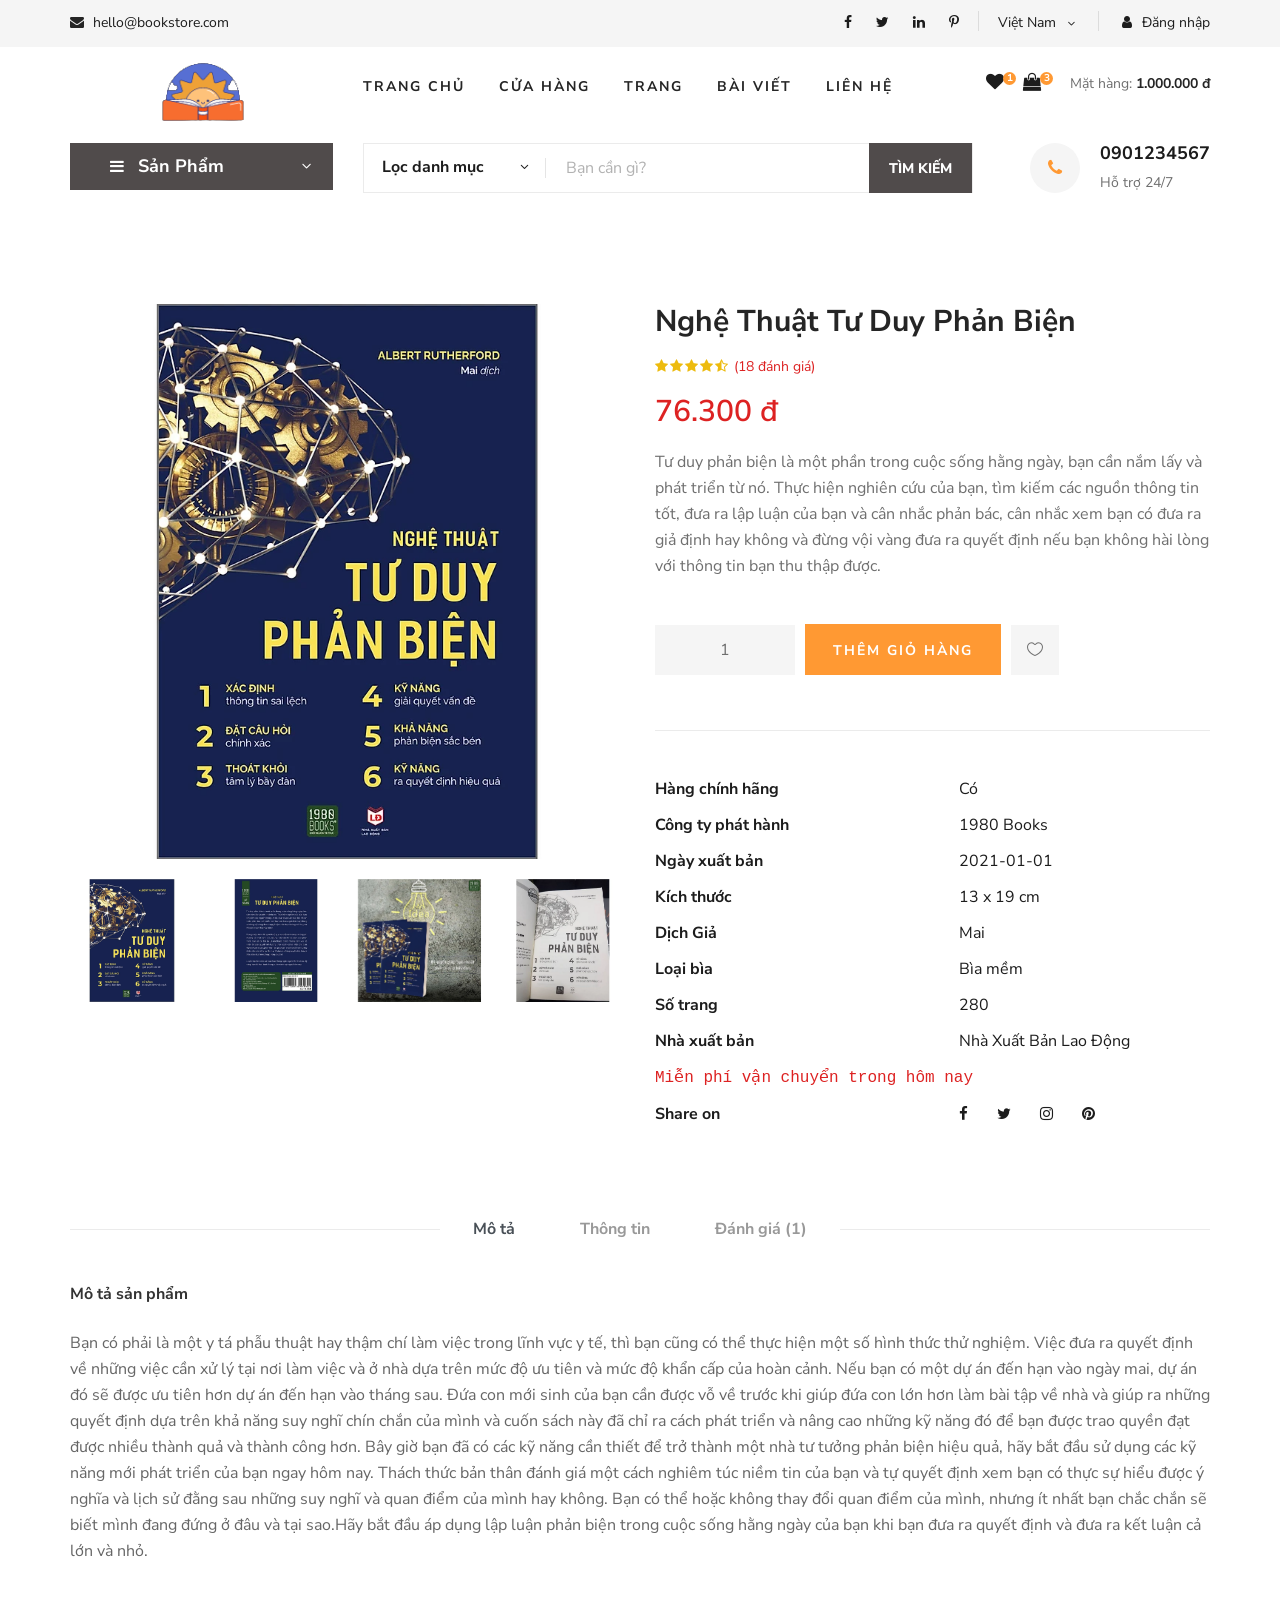
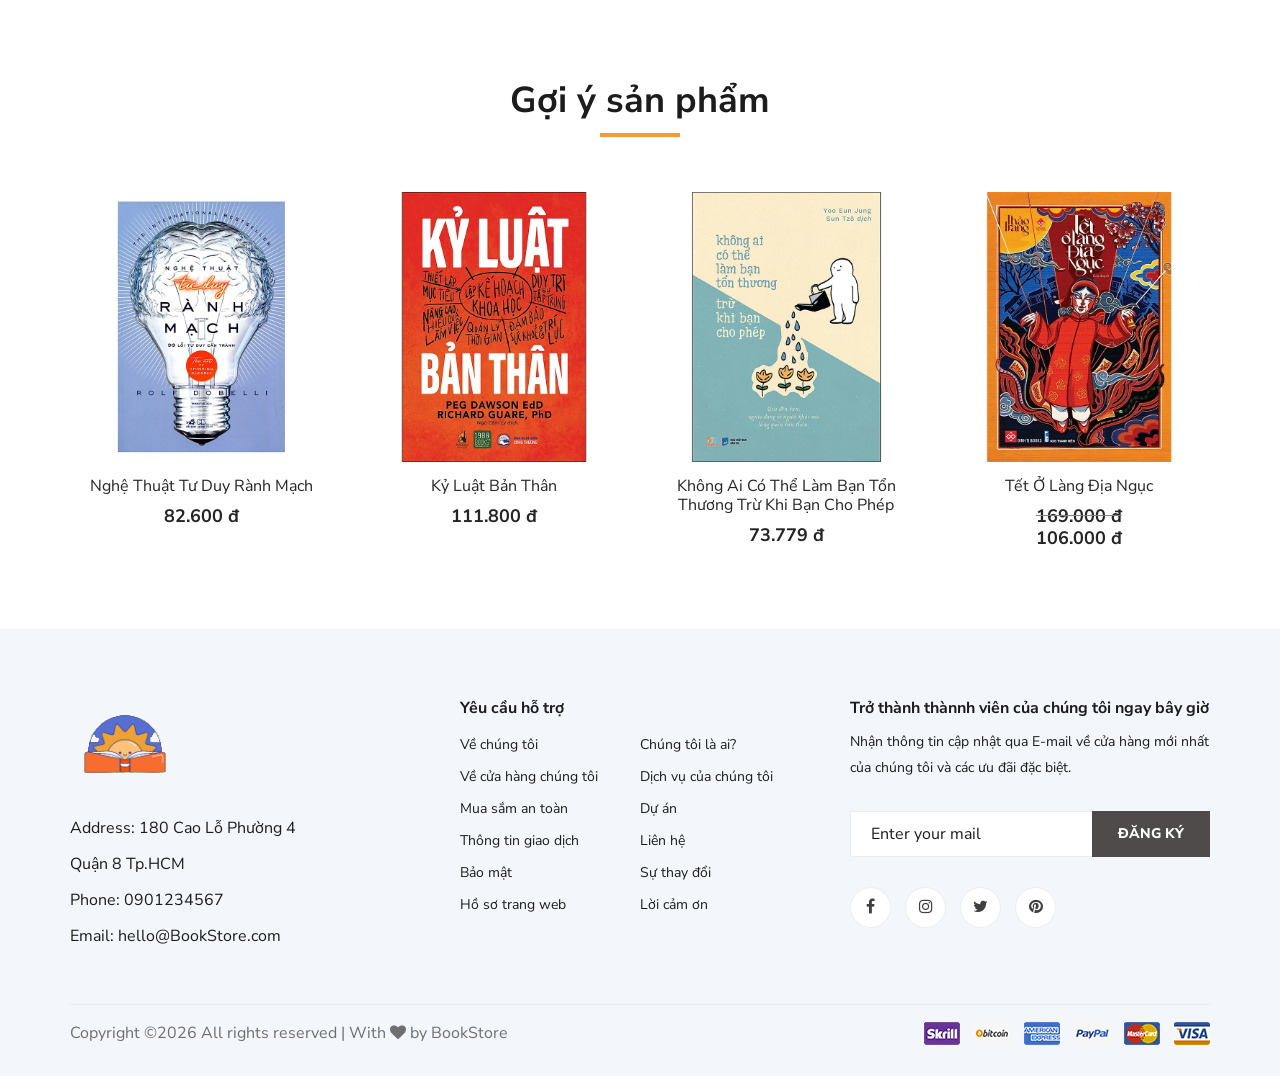
<file: BaiTapLab/Lab08/Vi_du_2/index.html>
<!DOCTYPE html>
<html lang="zxx">

<head>
    <meta charset="UTF-8">
    <meta name="description" content="Ogani Template">
    <meta name="keywords" content="Ogani, unica, creative, html">
    <meta name="viewport" content="width=device-width, initial-scale=1.0">
    <meta http-equiv="X-UA-Compatible" content="ie=edge">
    <title>Nice | BookStore</title>

    <!-- Google Font -->
    <link href="https://fonts.googleapis.com/css2?family=Nunito Sans:wght@200;300;400;600;900&display=swap" rel="stylesheet">

    <!-- Css Styles -->
    <link rel="stylesheet" href="css/bootstrap.min.css" type="text/css">
    <link rel="stylesheet" href="css/font-awesome.min.css" type="text/css">
    <link rel="stylesheet" href="css/elegant-icons.css" type="text/css">
    <link rel="stylesheet" href="css/nice-select.css" type="text/css">
    <link rel="stylesheet" href="css/jquery-ui.min.css" type="text/css">
    <link rel="stylesheet" href="css/owl.carousel.min.css" type="text/css">
    <link rel="stylesheet" href="css/slicknav.min.css" type="text/css">
    <link rel="stylesheet" href="css/style.css" type="text/css">

    <style>
        .product__details__pic__slider {
            position: relative;
            overflow: hidden;
        }

        .product__details__pic__slider img {
            display: none;
            width: 100%;
            height: auto;
        }

        .button__slide{
            text-align: center;
            padding-top: 10px;
        }
    </style>

    
</head>

<body>
    <!-- Page Preloder -->
    <div id="preloder">
        <div class="loader"></div>
    </div>

    <!-- Humberger Begin -->
    <div class="humberger__menu__overlay"></div>
    <div class="humberger__menu__wrapper">
        <div class="humberger__menu__logo">
            <a href="#"><img src="img/logo.png" alt=""></a>
        </div>
        <div class="humberger__menu__cart">
            <ul>
                <li><a href="#"><i class="fa fa-heart"></i> <span>1</span></a></li>
                <li><a href="#"><i class="fa fa-shopping-bag"></i> <span>3</span></a></li>
            </ul>
            <div class="header__cart__price">Mặt hàng: <span>1.000.000 đ</span></div>
        </div>
        <div class="humberger__menu__widget">
            <div class="header__top__right__language">
                <div>Việt Nam</div>
                <span class="arrow_carrot-down"></span>
                <ul>
                    <li><a href="#">Spanis</a></li>
                    <li><a href="#">English</a></li>
                </ul>
            </div>
            <div class="header__top__right__auth">
                <a href="#"><i class="fa fa-user"></i> Đăng nhập</a>
            </div>
        </div>
        <nav class="humberger__menu__nav mobile-menu">
            <ul>
                <li><a href="./index.html">Trang chủ</a></li>
                <li><a href="./shop-grid.html">Cửa hàng</a></li>
                <li><a href="#">Trang</a>
                    <ul class="header__menu__dropdown">
                        <li><a href="./shop-details.html">Cửa hàng chi tiết</a></li>
                        <li><a href="./shoping-cart.html">Giỏ hàng</a></li>
                        <li><a href="./checkout.html">Thủ tục thanh toán</a></li>
                        <li><a href="./blog-details.html">Chi tiết bài viết</a></li>
                    </ul>
                </li>
                <li><a href="./blog.html">Bài viết</a></li>
                <li><a href="./contact.html">Liên hệ</a></li>
            </ul>
        </nav>
        <div id="mobile-menu-wrap"></div>
        <div class="header__top__right__social">
            <a href="#"><i class="fa fa-facebook"></i></a>
            <a href="#"><i class="fa fa-twitter"></i></a>
            <a href="#"><i class="fa fa-linkedin"></i></a>
            <a href="#"><i class="fa fa-pinterest-p"></i></a>
        </div>
        <div class="humberger__menu__contact">
            <ul>
                <li><i class="fa fa-envelope"></i> hello@bookstore.com</li>
            </ul>
        </div>
    </div>
    <!-- Humberger End -->

    <!-- Header Section Begin -->
    <header class="header">
        <div class="header__top">
            <div class="container">
                <div class="row">
                    <div class="col-lg-6 col-md-6">
                        <div class="header__top__left">
                            <ul>
                                <li><i class="fa fa-envelope"></i> hello@bookstore.com</li>
                            </ul>
                        </div>
                    </div>
                    <div class="col-lg-6 col-md-6">
                        <div class="header__top__right">
                            <div class="header__top__right__social">
                                <a href="#"><i class="fa fa-facebook"></i></a>
                                <a href="#"><i class="fa fa-twitter"></i></a>
                                <a href="#"><i class="fa fa-linkedin"></i></a>
                                <a href="#"><i class="fa fa-pinterest-p"></i></a>
                            </div>
                            <div class="header__top__right__language">
                                <div>Việt Nam</div>
                                <span class="arrow_carrot-down"></span>
                                <ul>
                                    <li><a href="#">Spanis</a></li>
                                    <li><a href="#">English</a></li>
                                </ul>
                            </div>
                            <div class="header__top__right__auth">
                                <a href="#"><i class="fa fa-user"></i> Đăng nhập</a>
                            </div>
                        </div>
                    </div>
                </div>
            </div>
        </div>
        <div class="container">
            <div class="row">
                <div class="col-lg-3">
                    <div class="header__logo">
                        <a href="./index.html"><img src="img/logo.png" alt=""></a>
                    </div>
                </div>
                <div class="col-lg-6">
                    <nav class="header__menu">
                        <ul class="ul-menu">
                            <li><a href="./index.html">Trang chủ</a></li>
                            <li><a href="./shop-grid.html">Cửa hàng</a></li>
                            <li><a href="#">Trang</a>
                                <ul class="header__menu__dropdown">
                                    <li><a href="./shop-details.html">Cửa hàng chi tiết</a></li>
                                    <li><a href="./shoping-cart.html">Giỏ hàng</a></li>
                                    <li><a href="./checkout.html">Thủ tục thanh toán</a></li>
                                    <li><a href="./blog-details.html">Chi tiết bài viết</a></li>
                                </ul>
                            </li>
                            <li><a href="./blog.html">Bài viết</a></li>
                            <li><a href="./contact.html">Liên hệ</a></li>
                        </ul>
                    </nav>
                </div>
                <div class="col-lg-3">
                    <div class="header__cart">
                        <ul>
                            <li><a href="#"><i class="fa fa-heart"></i> <span>1</span></a></li>
                            <li><a href="#"><i class="fa fa-shopping-bag"></i> <span>3</span></a></li>
                        </ul>
                        <div class="header__cart__price">Mặt hàng: <span>1.000.000 đ</span></div>
                    </div>
                </div>
            </div>
            <div class="humberger__open">
                <i class="fa fa-bars"></i>
            </div>
        </div>
    </header>
    <!-- Header Section End -->

    <!-- Hero Section Begin -->
    <section class="hero hero-normal">
        <div class="container">
            <div class="row">
                <div class="col-lg-3">
                    <div class="hero__categories">
                        <div class="hero__categories__all">
                            <i class="fa fa-bars"></i>
                            <span>Sản Phẩm</span>
                        </div>
                        <ul>
                            <li><a href="#">Văn học</a></li>
                            <li><a href="#">Kinh tế</a></li>
                            <li><a href="#">Thiếu nhi</a></li>
                            <li><a href="#">Kĩ năng sống</a></li>
                            <li><a href="#">Giáo khoa</a></li>
                            <li><a href="#">Từ điển</a></li>
                            <li><a href="#">Lịch sử</a></li>
                            <li><a href="#">Y học</a></li>
                            <li><a href="#">Tạp chí</a></li>
                            <li><a href="#">Ngoại ngữ</a></li>
                            <li><a href="#">Giáo trình</a></li>
                        </ul>
                    </div>
                </div>
                <div class="col-lg-9">
                    <div class="hero__search">
                        <div class="hero__search__form">
                            <form action="#">
                                <div class="hero__search__categories">
                                    Lọc danh mục
                                    <span class="arrow_carrot-down"></span>
                                </div>
                                <input type="text" placeholder="Bạn cần gì?">
                                <button type="submit" class="site-btn">TÌM KIẾM</button>
                            </form>
                        </div>
                        <div class="hero__search__phone">
                            <div class="hero__search__phone__icon">
                                <i class="fa fa-phone"></i>
                            </div>
                            <div class="hero__search__phone__text">
                                <h5>0901234567</h5>
                                <span>Hỗ trợ 24/7 </span>
                            </div>
                        </div>
                    </div>
                </div>
            </div>
        </div>
    </section>
    <!-- Hero Section End -->

    <!-- Product Details Section Begin -->
    <section class="product-details spad">
        <div class="container">
            <div class="row">
                <div class="col-lg-6 col-md-6">
                    <div class="product__details__pic">
                        <div class="product__details__pic__item">
                            <img class="product__details__pic__item--large"
                                src="img/product/Book_2.jpg" alt="">
                        </div>
                        <div class="product__details__pic__slider owl-carousel">
                            <img data-imgbigurl="img/product/details/Book_2.jpg"
                                src="img/product/Book_2.jpg" alt="">
                            <img data-imgbigurl="img/product/details/Book_2_details_2.jpg"
                                src="img/product/details/Book_2_details_2.jpg" alt="">
                            <img data-imgbigurl="img/product/details/Book_2_details_1.jpg"
                                src="img/product/details/Book_2_details_1.jpg" alt="">
                            <img data-imgbigurl="img/product/details/Book_2_details_3.jpg"
                                src="img/product/details/Book_2_details_3.jpg" alt="">
                        </div>
                    </div>
                </div>
                <div class="col-lg-6 col-md-6">
                    <div class="product__details__text">
                        <h3>Nghệ Thuật Tư Duy Phản Biện</h3>
                        <div class="product__details__rating">
                            <i class="fa fa-star"></i>
                            <i class="fa fa-star"></i>
                            <i class="fa fa-star"></i>
                            <i class="fa fa-star"></i>
                            <i class="fa fa-star-half-o"></i>
                            <span>(18 đánh giá)</span>
                        </div>
                        <div class="product__details__price">76.300 đ</div>
                        <p>Tư duy phản biện là một phần trong cuộc sống hằng ngày, bạn cần nắm lấy và phát triển từ nó.
                             Thực hiện nghiên cứu của bạn, tìm kiếm các nguồn thông tin tốt, đưa ra lập luận của bạn và cân nhắc phản bác, 
                             cân nhắc xem bạn có đưa ra giả định hay không và đừng vội vàng đưa ra quyết định nếu bạn không hài lòng với 
                             thông tin bạn thu thập được.</p>
                        <div class="product__details__quantity">
                            <div class="quantity">
                                <div class="pro-qty">
                                    <input type="text" value="1">
                                </div>
                            </div>
                        </div>
                        <a href="#" class="primary-btn">Thêm giỏ hàng</a>
                        <a href="#" class="heart-icon"><span class="icon_heart_alt"></span></a>
                        <ul>
                            <li><b>Hàng chính hãng</b> <span>Có</span></li>
                            <li><b>Công ty phát hành</b> <span>1980 Books</span></li>
                            <li><b>Ngày xuất bản</b> <span>2021-01-01</span></li>
                            <li><b>Kích thước</b> <span>13 x 19 cm </span></li>
                            <li><b>Dịch Giả</b> <span>Mai</span></li>
                            <li><b>Loại bìa</b> <span>Bìa mềm</span></li>
                            <li><b>Số trang</b> <span>280</span></li>
                            <li><b>Nhà xuất bản</b> <span>Nhà Xuất Bản Lao Động</span></li>
                            <li><span><samp>Miễn phí vận chuyển trong hôm nay</samp></span></li>
                            <li><b>Share on</b>
                                <div class="share">
                                    <a href="#"><i class="fa fa-facebook"></i></a>
                                    <a href="#"><i class="fa fa-twitter"></i></a>
                                    <a href="#"><i class="fa fa-instagram"></i></a>
                                    <a href="#"><i class="fa fa-pinterest"></i></a>
                                </div>
                            </li>
                        </ul>
                    </div>
                </div>
                <div class="col-lg-12">
                    <div class="product__details__tab">
                        <ul class="nav nav-tabs" role="tablist">
                            <li class="nav-item">
                                <a class="nav-link active" data-toggle="tab" href="#tabs-1" role="tab"
                                    aria-selected="true">Mô tả</a>
                            </li>
                            <li class="nav-item">
                                <a class="nav-link" data-toggle="tab" href="#tabs-2" role="tab"
                                    aria-selected="false">Thông tin</a>
                            </li>
                            <li class="nav-item">
                                <a class="nav-link" data-toggle="tab" href="#tabs-3" role="tab"
                                    aria-selected="false">Đánh giá <span>(1)</span></a>
                            </li>
                        </ul>
                        <div class="tab-content">
                            <div class="tab-pane active" id="tabs-1" role="tabpanel">
                                <div class="product__details__tab__desc">
                                    <h6>Mô tả sản phẩm</h6>
                                    <p>Bạn có phải là một y tá phẫu thuật hay thậm chí làm việc trong lĩnh vực y tế, thì bạn cũng có thể thực hiện một số hình thức thử nghiệm. Việc đưa ra quyết định về những việc cần xử lý tại nơi làm việc và ở nhà dựa trên mức độ ưu tiên và mức độ khẩn cấp của hoàn cảnh.

                                        Nếu bạn có một dự án đến hạn vào ngày mai, dự án đó sẽ được ưu tiên hơn dự án đến hạn vào tháng sau.
                                         Đứa con mới sinh của bạn cần được vỗ về trước khi giúp đứa con lớn hơn làm bài tập về nhà và giúp ra những quyết định dựa trên 
                                         khả năng suy nghĩ chín chắn của mình và cuốn sách này đã chỉ ra cách phát triển và nâng cao những kỹ năng đó để bạn được trao
                                          quyền đạt được nhiều thành quả và thành công hơn. Bây giờ bạn đã có các kỹ năng cần thiết để trở thành một nhà tư tưởng phản
                                          biện hiệu quả, hãy bắt đầu sử dụng các kỹ năng mới phát triển của bạn ngay hôm nay. Thách thức bản thân đánh giá một cách nghiêm
                                           túc niềm tin của bạn và tự quyết định xem bạn có thực sự hiểu được ý nghĩa và lịch sử đằng sau những suy nghĩ và quan điểm của
                                           mình hay không. Bạn có thể hoặc không thay đổi quan điểm của mình, nhưng ít nhất bạn chắc chắn sẽ biết mình đang đứng ở đâu và
                                         tại sao.Hãy bắt đầu áp dụng lập luận phản biện trong cuộc sống hằng ngày của bạn khi bạn đưa ra quyết định và đưa ra kết luận cả lớn và nhỏ.</p>
                                </div>
                            </div>
                            <div class="tab-pane" id="tabs-2" role="tabpanel">
                                <div class="product__details__tab__desc">
                                    <h6>Thông tin sản phẩm</h6>
                                        Về sản phẩm: (39 tích cực, 2 tiêu cực)
                                        <li>
                                            Hầu hết người mua hài lòng với chất lượng sách, đánh giá sách là hay, hữu ích và đáng mua.
                                        </li>
                                        <li>
                                            Một số nhận xét cho biết sách có nội dung tốt, đẹp, in rõ và dễ mang đi.
                                        </li>
                                        <li>
                                            Tuy nhiên, có một số ý kiến cho rằng sách có lối viết đơn giản, không phù hợp với người đã qua công việc kinh doanh.
                                        </li>
                                        Về dịch vụ: (32 tích cực, 2 tiêu cực)
                                        <li>
                                            Đa số khách hàng hài lòng với giao hàng nhanh, đóng gói cẩn thận và dịch vụ hỗ trợ sau bán hàng.
                                        </li>
                                        <li>
                                            Một số nhận xét cho biết nhân viên giao hàng nhiệt tình, vui vẻ và dịch vụ TikiNow được đánh giá tích cực.
                                        </li>
                                        <li>
                                            Tuy nhiên, có một số ý kiến cho rằng khâu đóng gói cẩu thả và có sách bị cong và mòn.
                                        </li>
                                </div>
                            </div>
                            <div class="tab-pane" id="tabs-3" role="tabpanel">
                                <div class="product__details__tab__desc">
                                    <h6>Đánh giá sản phẩm </h6>
                                    <p>Hãy nghĩ đến coi tư duy phản biện như một cơ hội để tương tác với những người khác và tìm hiểu quan điểm của họ. 
                                        Đánh giá những gì người khác nói và xem xét các nguồn thông tin để quyết định xem chúng có xứng đáng hay không.
                                         “Nghệ thuật tư duy phản biện” là một tài liệu tuyệt vời giúp bạn học được những kỹ năng đó và bạn có thể tham khảo lại khi cần.
                                         Hãy nhớ rằng, hơn bất cứ điều gì, hãy rèn luyện kỹ năng tư duy phản biện của bạn, và bạn không bao giờ có thể sai lầm.</p>
                                </div>
                            </div>
                        </div>
                    </div>
                </div>
            </div>
        </div>
    </section>
    <!-- Product Details Section End -->

    <!-- Related Product Section Begin -->
    <section class="related-product">
        <div class="container">
            <div class="row">
                <div class="col-lg-12">
                    <div class="section-title related__product__title">
                        <h2>Gợi ý sản phẩm</h2>
                    </div>
                </div>
            </div>
            <div class="row">
                <div class="col-lg-3 col-md-4 col-sm-6">
                    <div class="product__item">
                        <div class="product__item__pic set-bg" data-setbg="img/product/Book_1.webp">
                            <ul class="product__item__pic__hover">
                                <li><a href="#"><i class="fa fa-heart"></i></a></li>
                                <li><a href="#"><i class="fa fa-retweet"></i></a></li>
                                <li><a href="#"><i class="fa fa-shopping-cart"></i></a></li>
                            </ul>
                        </div>
                        <div class="product__item__text">
                            <h6><a href="#">Nghệ Thuật Tư Duy Rành Mạch</a></h6>
                            <h5>82.600 đ</h5>
                        </div>
                    </div>
                </div>
                <div class="col-lg-3 col-md-4 col-sm-6">
                    <div class="product__item">
                        <div class="product__item__pic set-bg" data-setbg="img/product/Book-3.png">
                            <ul class="product__item__pic__hover">
                                <li><a href="#"><i class="fa fa-heart"></i></a></li>
                                <li><a href="#"><i class="fa fa-retweet"></i></a></li>
                                <li><a href="#"><i class="fa fa-shopping-cart"></i></a></li>
                            </ul>
                        </div>
                        <div class="product__item__text">
                            <h6><a href="#">Kỷ Luật Bản Thân</a></h6>
                            <h5>111.800 đ</h5>
                        </div>
                    </div>
                </div>
                <div class="col-lg-3 col-md-4 col-sm-6">
                    <div class="product__item">
                        <div class="product__item__pic set-bg" data-setbg="img/product/Book_4.jpg">
                            <ul class="product__item__pic__hover">
                                <li><a href="#"><i class="fa fa-heart"></i></a></li>
                                <li><a href="#"><i class="fa fa-retweet"></i></a></li>
                                <li><a href="#"><i class="fa fa-shopping-cart"></i></a></li>
                            </ul>
                        </div>
                        <div class="product__item__text">
                            <h6><a href="#">Không Ai Có Thể Làm Bạn Tổn Thương Trừ Khi Bạn Cho Phép</a></h6>
                            <h5>73.779 đ</h5>
                        </div>
                    </div>
                </div>
                <div class="col-lg-3 col-md-4 col-sm-6">
                    <div class="product__item">
                        <div class="product__item__pic set-bg" data-setbg="img/product/Book_5.jpg">
                            <ul class="product__item__pic__hover">
                                <li><a href="#"><i class="fa fa-heart"></i></a></li>
                                <li><a href="#"><i class="fa fa-retweet"></i></a></li>
                                <li><a href="#"><i class="fa fa-shopping-cart"></i></a></li>
                            </ul>
                        </div>
                        <div class="product__item__text">
                            <h6><a href="#">Tết Ở Làng Địa Ngục</a></h6>
                            <div class="text__sale">
                                <h5 >169.000 đ</h5>
                            </div>
                            <h5 class="text__price">106.000 đ</h5>
                        </div>
                    </div>
                </div>
            </div>
        </div>
    </section>
    <!-- Related Product Section End -->

    <!-- Footer Section Begin -->
    <footer class="footer spad">
        <div class="container">
            <div class="row">
                <div class="col-lg-3 col-md-6 col-sm-6">
                    <div class="footer__about">
                        <div class="footer__about__logo">
                            <a href="./index.html"><img src="img/logo.png" alt=""></a>
                        </div>
                        <ul>
                            <li>Address: 180 Cao Lỗ Phường 4 Quận 8 Tp.HCM</li>
                            <li>Phone: 0901234567</li>
                            <li>Email: hello@BookStore.com</li>
                        </ul>
                    </div>
                </div>
                <div class="col-lg-4 col-md-6 col-sm-6 offset-lg-1">
                    <div class="footer__widget">
                        <h6>
                            Yêu cầu hỗ trợ</h6>
                        <ul>
                            <li><a href="#">Về chúng tôi</a></li>
                            <li><a href="#">Về cửa hàng chúng tôi</a></li>
                            <li><a href="#">Mua sắm an toàn</a></li>
                            <li><a href="#">Thông tin giao dịch</a></li>
                            <li><a href="#">Bảo mật</a></li>
                            <li><a href="#">Hồ sơ trang web</a></li>
                        </ul>
                        <ul>
                            <li><a href="#">Chúng tôi là ai?</a></li>
                            <li><a href="#">Dịch vụ của chúng tôi</a></li>
                            <li><a href="#">Dự án</a></li>
                            <li><a href="#">Liên hệ</a></li>
                            <li><a href="#">Sự thay đổi</a></li>
                            <li><a href="#">Lời cảm ơn</a></li>
                        </ul>
                    </div>
                </div>
                <div class="col-lg-4 col-md-12">
                    <div class="footer__widget">
                        <h6>Trở thành thànnh viên của chúng tôi ngay bây giờ</h6>
                        <p>Nhận thông tin cập nhật qua E-mail về cửa hàng mới nhất của chúng tôi và các ưu đãi đặc biệt.</p>
                        <form action="#">
                            <input type="text" placeholder="Enter your mail">
                            <button type="submit" class="site-btn">Đăng ký</button>
                        </form>
                        <div class="footer__widget__social">
                            <a href="#"><i class="fa fa-facebook"></i></a>
                            <a href="#"><i class="fa fa-instagram"></i></a>
                            <a href="#"><i class="fa fa-twitter"></i></a>
                            <a href="#"><i class="fa fa-pinterest"></i></a>
                        </div>
                    </div>
                </div>
            </div>
            <div class="row">
                <div class="col-lg-12">
                    <div class="footer__copyright">
                        <div class="footer__copyright__text"><p>
  Copyright &copy;<script>document.write(new Date().getFullYear());</script> All rights reserved | With <i class="fa fa-heart" aria-hidden="true"></i> by BookStore</a>
  </p></div>
                        <div class="footer__copyright__payment"><img src="img/payment-item.png" alt=""></div>
                    </div>
                </div>
            </div>
        </div>
    </footer>
    <!-- Footer Section End -->

    <!-- Js Plugins -->
    <script src="js/jquery-3.3.1.min.js"></script>
    <script src="js/bootstrap.min.js"></script>
    <script src="js/jquery.nice-select.min.js"></script>
    <script src="js/jquery-ui.min.js"></script>
    <script src="js/jquery.slicknav.js"></script>
    <script src="js/mixitup.min.js"></script>
    <script src="js/owl.carousel.min.js"></script>
    <script src="js/main.js"></script>
</body>

</html>
</file>
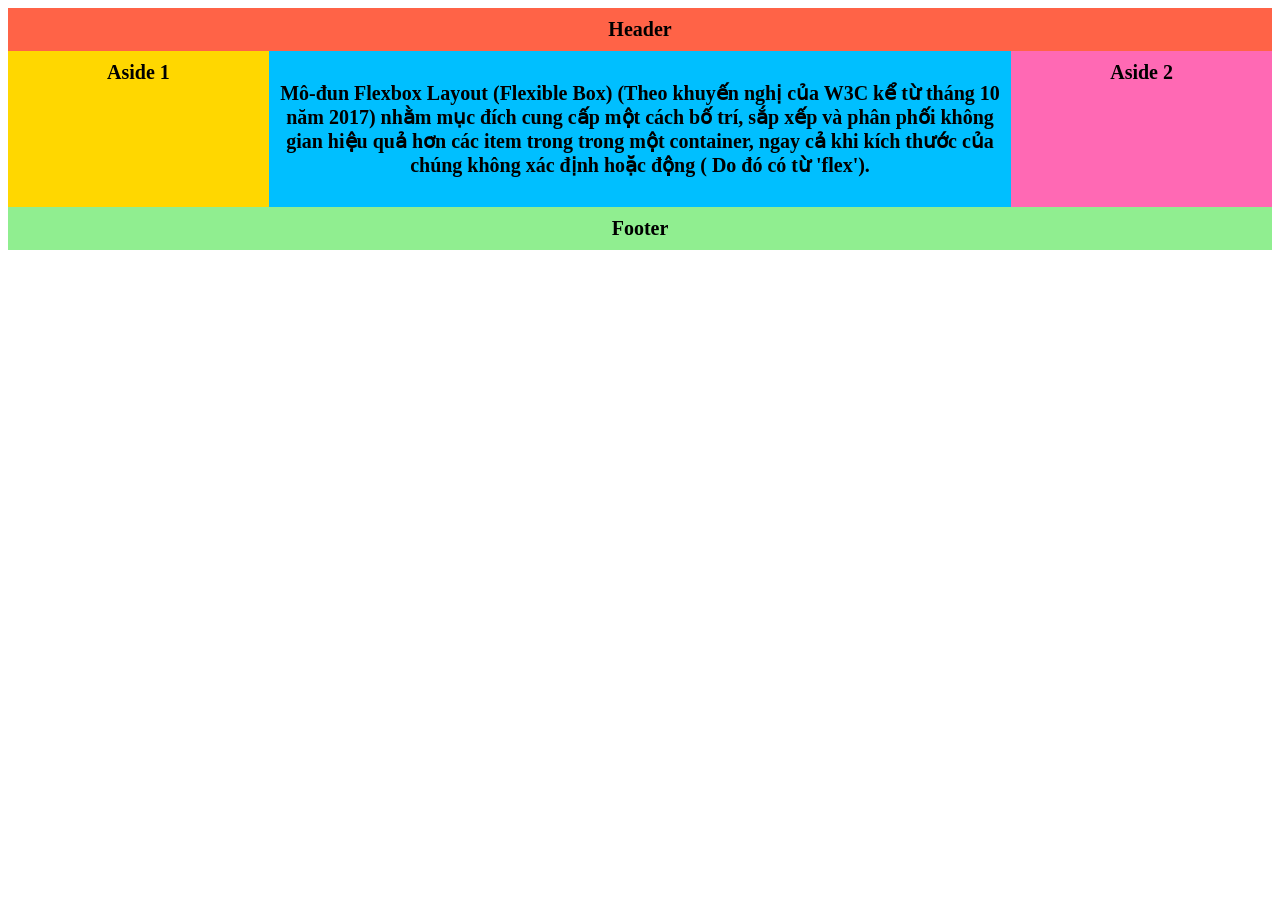
<file: BaiTapLab/Lab06/Lab06/Bai_2_Minh_hoa_layout/index.html>
<!DOCTYPE html>
<html>

<head>
	<meta http-equiv="Content-Type" content="text/html; charset=utf-8" />
    <link rel="stylesheet" href="css/style.css">
</head>

<body>
    <div class="wrapper">
        <header class="header-flex-2">Header</header>
        <article class="main">
            <p>Mô-đun Flexbox Layout (Flexible Box) (Theo khuyến nghị của W3C kể từ tháng 10 năm 2017) nhằm mục đích
                cung cấp một cách bố trí, sắp xếp và phân phối không gian hiệu quả hơn các item trong trong một
                container, ngay cả khi kích thước của chúng không xác định hoặc động ( Do đó có từ 'flex').</p>
        </article>
        <aside class="aside aside-1">Aside 1</aside>
        <aside class="aside aside-2">Aside 2</aside>
        <footer class="footer-flex-2">Footer</footer>
    </div>
</body>

</html>
</file>
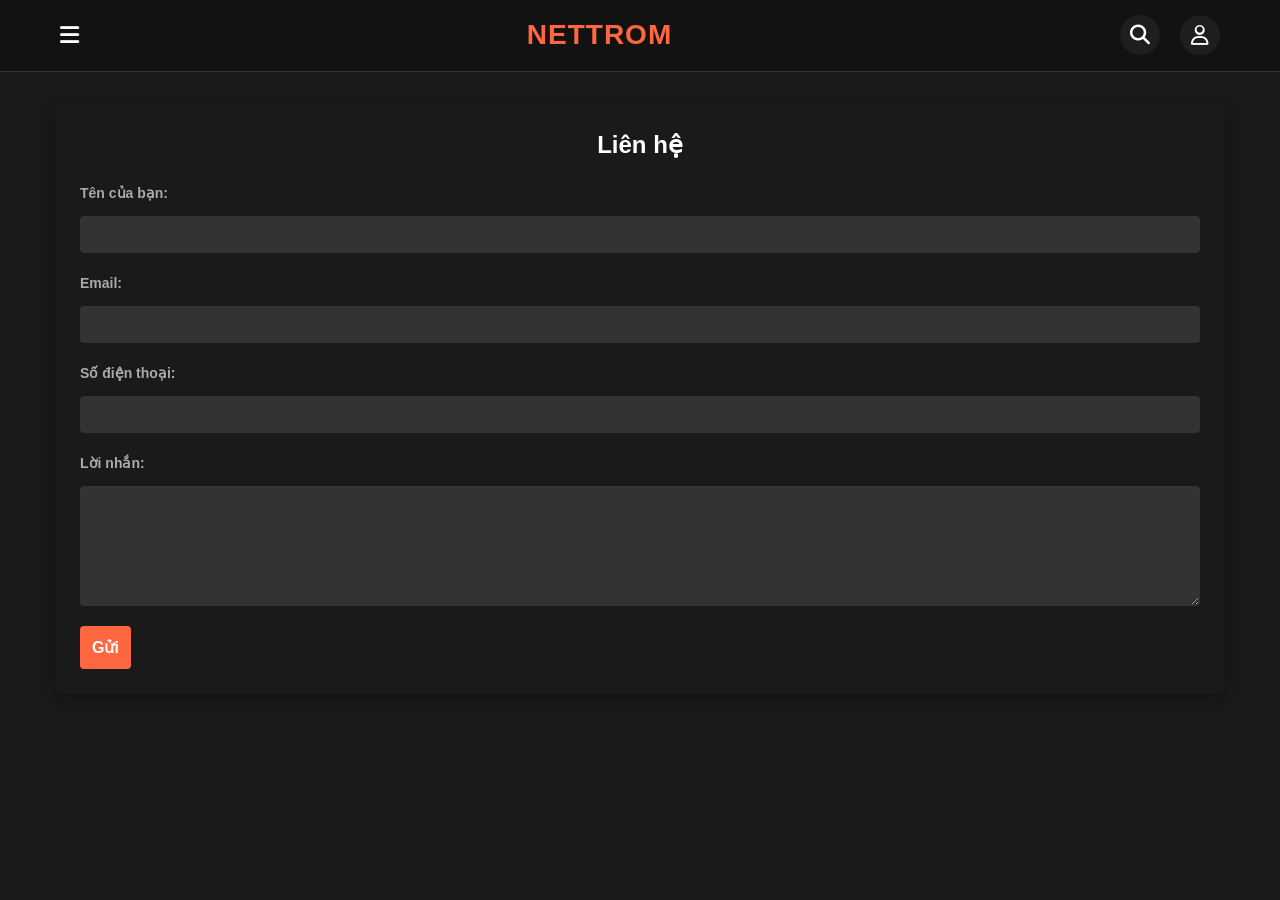
<file: contact.html>
<!DOCTYPE html>
<html lang="en">
<head>
    <meta charset="UTF-8">
    <meta name="viewport" content="width=device-width, initial-scale=1.0">
    <link rel="stylesheet" href="https://cdnjs.cloudflare.com/ajax/libs/font-awesome/6.4.0/css/all.min.css">
    <link rel="stylesheet" href="./css/style.css">
    <link rel="stylesheet" href="./css/styleMobile.css">
    <title>Contact Page</title>
</head>
<body>

    <!-- Mobile Menu -->
    <div class="mobile-menu-overlay" id="mobileOverlay" onclick="closeMobileMenu()"></div>
    <!-- Danh Mục -->
    <div class="mobile-menu-drawer" id="mobileDrawer">
        <div class="drawer-header">
            <span><i class="fa-solid fa-fire" style="color: #ff6740; margin-right: 8px;"></i>Nettrom</span>
            <button class="drawer-close" id="closeBtn">
                <i class="fa fa-angle-double-left"></i>
            </button>
        </div>
        <ul class="drawer-menu">
            <li class="menu-item active"><a href="index.html"><i class="fa fa-home"></i> Trang chủ</a></li>
            <li class="menu-item"><a href=""><i class="fa fa-bell"></i> Thông báo</a></li>
            
            <li class="menu-item has-dropdown">
                <div class="dropdown-header">
                    <span><i class="fa-regular fa-bookmark"></i> Thư viện</span>
                    <i class="fa fa-angle-right arrow-icon"></i>
                </div>
                <ul class="submenu">
                    <li><a href=""><i class="fa-solid fa-bookmark"></i> Đã lưu</a></li>
                    <li><a href=""><i class="fa-solid fa-clock-rotate-left"></i> Lịch sử đọc</a></li>
                    <li><a href=""><i class="fa-solid fa-folder"></i> Album của bạn</a></li>
                    <li><a href=""><i class="fa-solid fa-user-pen"></i> Tác giả đã theo dõi</a></li>
                </ul>
            </li>

            <li class="menu-item has-dropdown">
                <div class="dropdown-header">
                    <span><i class="fa-solid fa-book-open"></i> Truyện</span>
                    <i class="fa fa-angle-right arrow-icon"></i>
                </div>
                <ul class="submenu">
                    <li><a href=""><i class="fa-solid fa-list-ol"></i> Danh sách truyện</a></li>
                    <li><a href=""><i class="fa-solid fa-tags"></i> Thể loại</a></li>
                </ul>
            </li>

            <li class="menu-item"><a href=""><i class="fa-solid fa-sliders"></i> Tìm kiếm nâng cao</a></li>
            <li class="menu-item"><a href="contact.html"><i class="fa-solid fa-envelope"></i> Liên hệ</a></li>
            <li class="menu-item"><a href="lab.html"><i class="fa-solid fa-flask"></i> Lab TH</a></li>
        </ul>
    </div>
    <!--Mobile Bottom Navigation-->
    <nav class="mobile-bottom-nav">
        <a href="index.html" class="nav-item active">
            <i class="fa fa-home"></i>
            <span>Trang chủ</span>
        </a>
        <a href="#" class="nav-item" data-action="menu" id="navMenu">
            <i class="fa-solid fa-bars"></i>
            <span>Danh mục</span>
        </a>
        <a href="#" class="nav-item">
            <i class="fa fa-bell"></i>
            <span>Thông báo</span>
        </a>
        <a href="#" class="nav-item">
            <i class="fa fa-search"></i>
            <span>Tìm kiếm</span>
        </a>
        <a href="#" class="nav-item">
            <i class="fa fa-book"></i>
            <span>Thư viện</span>
        </a>
    </nav>

    <!--Desktop Header-->
    <header>
        <div class="header-top">
            <div class="banner-header">
                <div class="open-btn" id="openBtn"><i class="fa-solid fa-bars"></i></div>
                <div class="brand-name" id="brandName"><a href="index.html">Nettrom</a></div>
                
                <div class="user-bar">
                    <div class="sreach-button"><i class="fa-solid fa-magnifying-glass"></i></div>
    
                    <div class="user-wrapper" id="userWrapper">
                        <div class="avatar" id="userAvatar"><i class="fa-regular fa-user"></i></div>
        
                        <ul class="account-dropdown" id="accountDropdown">
                            <li><a href=""><i class="fa-solid fa-user-gear"></i> Quản lý tài khoản</a></li>
                            <li><a href=""><i class="fa-solid fa-bookmark"></i> Truyện đã lưu</a></li>
                            <li><a href=""><i class="fa-solid fa-clock-rotate-left"></i> Lịch sử đọc</a></li>
                            <li><a href="login.html"><i class="fa-solid fa-user-circle"></i> Đăng nhập</a></li>
                            <li><a href=""><i class="fa-solid fa-right-from-bracket"></i> Đăng xuất</a></li>
                        </ul>
                    </div>
                </div>
            </div>
        </div>

        <div class="header-bottom" id="headerBottom">
            <div class="container-nav">
                <nav class="header-nav" id="headerNav">
                    <ul class="nav-menu-desktop">
                        <li class="nav-item-desktop active"><a href="index.html"><i class="fa fa-home"></i> Trang chủ</a></li>
                        <li class="nav-item-desktop"><a href=""><i class="fa fa-bell"></i> Thông báo</a></li>
                        
                        <li class="nav-item-desktop has-dropdown-desktop">
                            <div class="dropdown-header-desktop">
                                <span><i class="fa-regular fa-bookmark"></i> Thư viện</span>
                                <i class="fa fa-angle-down arrow-icon"></i>
                            </div>
                            <ul class="submenu-desktop">
                                <li><a href=""><i class="fa-solid fa-bookmark"></i> Đã lưu</a></li>
                                <li><a href=""><i class="fa-solid fa-clock-rotate-left"></i> Lịch sử đọc</a></li>
                                <li><a href=""><i class="fa-solid fa-folder"></i> Album của bạn</a></li>
                                <li><a href=""><i class="fa-solid fa-user-pen"></i> Tác giả đã theo dõi</a></li>
                            </ul>
                        </li>

                        <li class="nav-item-desktop has-dropdown-desktop">
                            <div class="dropdown-header-desktop">
                                <span><i class="fa-solid fa-book-open"></i> Truyện</span>
                                <i class="fa fa-angle-down arrow-icon"></i>
                            </div>
                            <ul class="submenu-desktop">
                                <li><a href=""><i class="fa-solid fa-list-ol"></i> Danh sách truyện</a></li>
                                <li><a href=""><i class="fa-solid fa-tags"></i> Thể loại</a></li>
                            </ul>
                        </li>

                        <li class="nav-item-desktop"><a href=""><i class="fa-solid fa-sliders"></i> Tìm kiếm nâng cao</a></li>
                        <li class="nav-item-desktop"><a href="contact.html"><i class="fa-solid fa-envelope"></i> Liên hệ</a></li>
                        <li class="nav-item-desktop"><a href="lab.html"><i class="fa-solid fa-flask"></i> Lab TH</a></li>
                    </ul>
                </nav>
            </div>
        </div>
    </header>
    <!--Main Content-->
    <main>
        <div class="container-main">
            <div class="contact-content">
                <h1>Liên hệ</h1>
                <form action="">
                    <div class="form-group">
                        <label for="name">Tên của bạn:</label>
                        <input type="text" id="name" name="name" required>
                    </div>
                    <div class="form-group">
                        <label for="email">Email:</label>
                        <input type="email" id="email" name="email" required>
                    </div>
                    <div class="form-group">
                        <label for="phone">Số điện thoại:</label>
                        <input type="tel" id="phone" name="phone">
                    </div>
                    <div class="form-group">
                        <label for="message">Lời nhắn:</label>
                        <textarea id="message" name="message" rows="5" required></textarea>
                    </div>
                    <button type="submit">Gửi</button>
                </form>
            </div>
        </div>
    </main>
    <script src="./javascript/main.js"></script>
</body>
</html>
</file>
<file: css/style.css>
:root {
    --primary-orange: #ff6740;
    --primary-orange-hover: #e5532d;
    --bg-dark: #121212;
    --bg-card: #1e1e1e;
    --bg-body: #1a1a1a;
    --text-light: #ffffff;
    --text-muted: #aaaaaa;
    --border-color: #333333;
    --font-main: -apple-system, BlinkMacSystemFont, "Segoe UI", Roboto, Helvetica, Arial, sans-serif;
}

* {
    box-sizing: border-box;
    margin: 0;
    padding: 0;
}

body {
    font-family: var(--font-main);
    background-color: var(--bg-body);
    color: var(--text-light);
    line-height: 1.5;
    overflow-x: hidden;
}

a {
    text-decoration: none;
    color: inherit;
}

header {
    background-color: var(--bg-dark);
    border-bottom: 1px solid var(--border-color);
    position: sticky;
    top: 0;
    z-index: 1000;
}

.header-top {
    max-width: 1200px;
    margin: 0 auto;
    padding: 0 20px;
}

.banner-header {
    height: 70px;
    display: flex;
    align-items: center;
    justify-content: space-between;
}

.open-btn {
    display: none;
    font-size: 22px;
    cursor: pointer;
    color: var(--text-light);
    transition: color 0.2s;
}

.open-btn:hover {
    color: var(--primary-orange);
}

.brand-name {
    font-size: 28px;
    font-weight: 800;
    color: var(--primary-orange);
    text-transform: uppercase;
    letter-spacing: 1px;
    cursor: pointer;
}

.user-bar {
    display: flex;
    align-items: center;
    gap: 20px;
}

.sreach-button, .avatar {
    font-size: 20px;
    color: var(--text-light);
    cursor: pointer;
    width: 40px;
    height: 40px;
    display: flex;
    align-items: center;
    justify-content: center;
    border-radius: 50%;
    background-color: rgba(255, 255, 255, 0.05);
    transition: all 0.2s ease;
}

.sreach-button:hover, .avatar:hover {
    background-color: var(--primary-orange);
    color: #fff;
}

.banner {
    position: relative;
    height: 450px;
    width: 100%;
    overflow: hidden;
    background-color: #000;
}

.background-blur {
    position: absolute;
    inset: 0;
    background-size: cover;
    background-position: center;
    filter: blur(25px) brightness(0.3);
    transform: scale(1.1);
    transition: background-image 0.5s ease-in-out;
    z-index: 1;
}

.banner-content {
    position: relative;
    max-width: 1200px;
    height: 100%;
    margin: 0 auto;
    padding: 0 20px;
    display: flex;
    align-items: center;
    z-index: 2;
}

.manga-container {
    display: flex;
    gap: 40px;
    width: 100%;
    align-items: center;
}

.manga-cover-wrapper {
    flex-shrink: 0;
    width: 240px;
    height: 340px;
    border-radius: 12px;
    overflow: hidden;
    box-shadow: 0 10px 30px rgba(0, 0, 0, 0.7);
    border: 2px solid rgba(255, 255, 255, 0.1);
}

.manga-cover-wrapper img {
    width: 100%;
    height: 100%;
    object-fit: cover;
}

.manga-detail {
    flex-grow: 1;
    display: flex;
    flex-direction: column;
    justify-content: center;
    height: 340px;
    max-width: 800px;
}

.manga-title {
    font-size: 32px;
    font-weight: 700;
    color: var(--text-light);
    margin-bottom: 12px;
    line-height: 1.3;
    display: -webkit-box;
    -webkit-line-clamp: 2;
    -webkit-box-orient: vertical;
    overflow: hidden;
}

.manga-tags {
    display: flex;
    flex-wrap: wrap;
    gap: 8px;
    margin-bottom: 16px;
}

.manga-tags .tag {
    background-color: rgba(255, 103, 64, 0.15);
    color: var(--primary-orange);
    padding: 4px 12px;
    border-radius: 20px;
    font-size: 13px;
    font-weight: 500;
    border: 1px solid rgba(255, 103, 64, 0.3);
}

.manga-desc {
    margin-bottom: auto;
}

.manga-description {
    color: var(--text-muted);
    font-size: 15px;
    line-height: 1.6;
    display: -webkit-box;
    -webkit-line-clamp: 4;
    -webkit-box-orient: vertical;
    overflow: hidden;
    text-align: justify;
}
.bottom-nav {
    display: flex;
    align-items: center;
    justify-content: space-between;
    padding-top: 15px;
    border-top: 1px solid rgba(255, 255, 255, 0.1);
}

.author {
    font-size: 15px;
    color: var(--primary-orange);
    font-weight: 600;
}

.slider-controls {
    display: flex;
    align-items: center;
    gap: 15px;
}

.manga-number {
    font-family: monospace;
    font-size: 16px;
    font-weight: bold;
    color: var(--text-muted);
    letter-spacing: 1px;
}

.nav-btn {
    background-color: rgba(255, 255, 255, 0.1);
    border: none;
    color: var(--text-light);
    width: 40px;
    height: 40px;
    border-radius: 50%;
    cursor: pointer;
    display: flex;
    align-items: center;
    justify-content: center;
    transition: all 0.2s;
}

.nav-btn:hover {
    background-color: var(--primary-orange);
    color: #fff;
    transform: scale(1.05);
}

.main-content {
    width: 100%;
}

.page-body {
    max-width: 1200px;
    margin: 0 auto;
    padding: 40px 20px;
}

.section-container {
    margin-bottom: 50px;
}

.section-title {
    font-size: 22px;
    font-weight: 700;
    margin-bottom: 25px;
    display: flex;
    align-items: center;
    gap: 10px;
    text-transform: uppercase;
    border-left: 4px solid var(--primary-orange);
    padding-left: 12px;
}

.section-title i {
    color: var(--primary-orange);
}

.update-grid {
    display: flex;
    gap: 30px;
}

.update-col {
    flex: 1;
    width: 50%;
    display: flex;
    flex-direction: column;
    gap: 16px;
}

.manga-card-horizontal {
    background-color: var(--bg-card);
    border-radius: 8px;
    padding: 12px;
    display: flex;
    gap: 16px;
    border: 1px solid var(--border-color);
    transition: transform 0.2s, border-color 0.2s;
    cursor: pointer;
}

.manga-card-horizontal:hover {
    transform: translateY(-2px);
    border-color: var(--primary-orange);
}

.mini-cover {
    width: 70px;
    height: 95px;
    object-fit: cover;
    border-radius: 4px;
    flex-shrink: 0;
    background-color: #333;
}

.card-info {
    display: flex;
    flex-direction: column;
    justify-content: space-between;
    flex-grow: 1;
}

.card-title {
    font-size: 15px;
    font-weight: 600;
    color: var(--text-light);
    line-height: 1.4;
    display: -webkit-box;
    -webkit-line-clamp: 2;
    -webkit-box-orient: vertical;
    overflow: hidden;
    transition: color 0.2s;
}

.manga-card-horizontal:hover .card-title {
    color: var(--primary-orange);
}

.card-chapter {
    display: inline-block;
    align-self: flex-start;
    background-color: rgba(255, 255, 255, 0.1);
    color: #fff;
    padding: 2px 8px;
    border-radius: 4px;
    font-size: 12px;
    font-weight: 600;
}

.card-team {
    font-size: 12px;
    color: var(--text-muted);
    display: flex;
    align-items: center;
    gap: 6px;
}

.card-team i {
    color: var(--primary-orange);
}

.recommend-list {
    display: grid;
    grid-template-columns: repeat(5, 1fr);
    gap: 20px;
}

.recommend-card {
    display: flex;
    flex-direction: column;
    transition: all 0.2s ease;
    cursor: pointer;
}

.recommend-card:hover {
    transform: translateY(-4px);
}

.image-wrapper {
    position: relative;
    width: 100%;
    padding-top: 140%;
    overflow: hidden;
    background-color: #333;
}

.recommend-cover {
    position: absolute;
    top: 0;
    left: 0;
    width: 100%;
    height: 100%;
    object-fit: cover;
    transition: transform 0.3s ease;
}

.recommend-card:hover .recommend-cover {
    transform: scale(1.05);
}

.recommend-title {
    font-size: 14px;
    font-weight: 600;
    color: var(--text-light);
    margin-top: 8px;
    white-space: normal; 
    word-break: break-word; 
    overflow: visible;
}

.recommend-card:hover .recommend-title {
    color: var(--primary-orange);
}

@media (max-width: 1024px) {
    .recommend-list {
        grid-template-columns: repeat(4, 1fr);
    }
    .recommend-list .recommend-card:nth-child(5) {
        display: none;
    }
}

@media (max-width: 900px) {
    .manga-cover-wrapper {
        width: 180px;
        height: 260px;
    }
    .manga-detail {
        height: 260px;
    }
    .manga-title {
        font-size: 24px;
    }
    .banner {
        height: 380px;
    }
}
@media (max-width: 768px) {
    .open-btn {
        display: block;
    }

    .banner {
        height: auto;
        padding: 20px 0;
    }

    .manga-container {
        flex-direction: row;
        gap: 16px;
        align-items: flex-start;
    }

    .manga-cover-wrapper {
        width: 110px;
        height: 160px;
        border-radius: 8px;
        box-shadow: 0 4px 12px rgba(0, 0, 0, 0.5);
    }

    .manga-detail {
        height: 160px;
        justify-content: space-between; 
    }

    .manga-title {
        font-size: 24px;
        margin-bottom: 4px;
        font-weight: 600;
        -webkit-line-clamp: 2;
    }

    .manga-tags {
        margin-bottom: 0;
        gap: 4px;
    }

    .manga-tags .tag {
        padding: 2px 8px;
        font-size: 11px;
    }

    .manga-desc {
        display: none;
    }

    .bottom-nav {
        flex-direction: row; 
        justify-content: space-between;
        align-items: center;
        padding-top: 8px;
        border-top: 1px solid rgba(255, 255, 255, 0.1);
        width: 100%;
    }

    .author {
        font-size: 12px;
    }

    .slider-controls {
        gap: 8px;
    }

    .nav-btn {
        width: 32px;
        height: 32px;
        font-size: 11px;
    }

    .manga-number {
        font-size: 12px;
    }

    .recommend-list {
        grid-template-columns: repeat(2, 1fr);
        gap: 12px;
    }
}
/* ==========================================================================
   CẤP NHẬT HEADER NAV DROPDOWN (DESKTOP)
   ========================================================================== */
.header-bottom {
    background-color: #1a1a1a; /* Màu nền tối hơn hoặc bằng màu header */
    border-top: 1px solid var(--border-color);
    
    /* Hiệu ứng trượt đóng/mở theo chiều dọc mượt mà */
    max-height: 0;
    opacity: 0;
    overflow: hidden; /* Ẩn đi khi chưa kích hoạt */
    transition: max-height 0.35s ease-in-out, opacity 0.25s ease;
}

/* Container giới hạn độ rộng bằng với tầng trên (1200px) và căn giữa */
.container-nav {
    max-width: 1200px;
    margin: 0 auto;
    padding: 0 20px;
}

/* LỚP KÍCH HOẠT: Khi bấm nút openBtn, JS sẽ thêm class này vào .header-bottom */
.header-bottom.show {
    max-height: 80px; /* Chiều cao tối đa ước lượng vừa đủ cho thanh menu */
    opacity: 1;
    overflow: visible !important; /* QUAN TRỌNG: Cho phép menu con xổ lòi ra ngoài */
}

/* Thanh điều hướng */
.header-nav {
    display: block;
}

.nav-menu-desktop {
    display: flex;
    align-items: center;
    list-style: none;
    gap: 10px;
}

.nav-item-desktop {
    position: relative; /* Gốc để định vị submenu con */
    padding: 15px 10px;
}

.nav-item-desktop > a, 
.dropdown-header-desktop {
    font-size: 14px;
    font-weight: 600;
    color: var(--text-light);
    display: flex;
    align-items: center;
    gap: 6px;
    cursor: pointer;
    transition: color 0.2s ease;
}

.dropdown-header-desktop .arrow-icon {
    font-size: 11px;
    transition: transform 0.2s ease;
}

/* Hover đổi màu chữ sang cam */
.nav-item-desktop:hover > a,
.nav-item-desktop.active > a,
.nav-item-desktop:hover .dropdown-header-desktop {
    color: var(--primary-orange);
}

/* ==========================================================================
   MENU CON DROPDOWN XỔ XUỐNG (NỀN TRẮNG, CHỮ TỐI)
   ========================================================================== */
.submenu-desktop {
    position: absolute;
    top: 100%; /* Xuất hiện sát viền dưới tầng bottom */
    left: 0;
    background-color: #ffffff; /* Nền trắng tinh tế giống hình mẫu */
    min-width: 210px;
    list-style: none;
    padding: 8px 0;
    border-radius: 0 0 4px 4px;
    box-shadow: 0 8px 20px rgba(0, 0, 0, 0.3); /* Tạo bóng đổ */
    
    /* Trạng thái ẩn mặc định */
    opacity: 0;
    visibility: hidden;
    transform: translateY(10px);
    transition: opacity 0.2s ease, transform 0.2s ease, visibility 0.2s;
    z-index: 9999;
}

.submenu-desktop li {
    border-left: 3px solid transparent;
    transition: all 0.2s ease;
}

.submenu-desktop li a {
    display: flex;
    align-items: center;
    gap: 10px;
    padding: 10px 18px;
    color: #222222; /* Chữ màu tối */
    font-size: 13.5px;
    font-weight: 500;
    white-space: nowrap;
    transition: all 0.2s ease;
}

/* Hiệu ứng Hover vào các mục con */
.submenu-desktop li:hover {
    background-color: #f7f7f7;
    border-left: 3px solid var(--primary-orange); /* Đường viền trang trí lề trái */
}

.submenu-desktop li:hover a {
    color: var(--primary-orange);
    padding-left: 22px; /* Đẩy chữ nhẹ sang phải */
}

/* Rê chuột vào mục cha -> Xổ menu con */
.has-dropdown-desktop:hover .submenu-desktop {
    opacity: 1;
    visibility: visible;
    transform: translateY(0);
}

/* Xoay icon mũi tên */
.has-dropdown-desktop:hover .arrow-icon {
    transform: rotate(180deg);
}


.login-page{
    display: flex;
    align-items: center;
    justify-content: center;
    height: 100vh;
    background-color: var(--bg-body);
}
.card-login {
    background-color: var(--bg-card);
    padding: 40px;
    border-radius: 8px;
    box-shadow: 0 10px 30px rgba(0, 0, 0, 0.5);
    width: 100%;
    max-width: 400px;
}
.card-header{
    margin-bottom: 30px;
    background: transparent;
}
.card-login h2 {
    font-size: 24px;
    text-align: center;
}
.card-body{
    display: flex;
    flex-direction: column;
    gap: 20px;
}
.form-group {
    display: flex;
    flex-direction: column;
    gap: 8px;
}
.form-group input{
    padding: 10px;
    border-radius: 4px;
    border: 1px solid var(--border-color);
    background-color: #333;
    color: var(--text-light);
    transition: border-color 0.2s;
}
.card-login button{
    background-color: var(--primary-orange);
    color: #fff;
    padding: 10px;
    border: none;
    border-radius: 4px;
    font-size: 16px;
    font-weight: 600;
    cursor: pointer;
    transition: background-color 0.2s;
}
.card-login button:hover{
    background-color: var(--primary-orange-hover);
}
.form-group-login{
    display: flex;
    justify-content: space-between;
    align-items: center;
    color: var(--text-muted);
}
.form-group-login a{
    color: var(--primary-orange);
    font-weight: 600;
    transition: color 0.2s;
}
.form-group-login a:hover{
    color: var(--text-light);
}
.card-footer{
    margin-top: 20px;
    text-align: center;
    color: var(--text-muted);
    font-size: 14px;
}
.card-footer a{
    color: var(--primary-orange);
    font-weight: 600;
    transition: color 0.2s;
}
.card-footer a:hover{
    color: var(--text-light);
}

.user-wrapper {
    position: relative; /* Giữ làm gốc tọa độ để định vị menu con */
    display: inline-block;
}

.avatar {
    cursor: pointer;
    user-select: none;
    transition: color 0.2s ease;
}

.avatar:hover {
    color: var(--primary-orange);
}

/* Khối Menu thả xuống - Mặc định nền trắng, chữ tối */
.account-dropdown {
    position: absolute;
    top: calc(100% + 12px); /* Đẩy xuống dưới avatar một khoảng hợp lý */
    right: 0; /* Căn lề phải sát với góc của user */
    background-color: #ffffff;
    min-width: 200px;
    list-style: none;
    padding: 8px 0;
    border-radius: 4px;
    box-shadow: 0 6px 20px rgba(0, 0, 0, 0.25);
    
    /* Hiệu ứng ẩn và trượt mượt */
    opacity: 0;
    visibility: hidden;
    transform: translateY(10px);
    transition: opacity 0.2s ease, transform 0.2s ease, visibility 0.2s;
    z-index: 10000; /* Đảm bảo luôn nằm trên cùng mọi nội dung */
}

/* Mũi tên nhỏ chỉ lên trên avatar (Tùy chọn tạo điểm nhấn như hình mẫu) */
.account-dropdown::before {
    content: '';
    position: absolute;
    top: -6px;
    right: 12px;
    width: 12px;
    height: 12px;
    background-color: #ffffff;
    transform: rotate(45deg);
    box-shadow: -3px -3px 5px rgba(0, 0, 0, 0.04);
}

/* Khi có class show kích hoạt từ Javascript */
.account-dropdown.show {
    opacity: 1;
    visibility: visible;
    transform: translateY(0);
}

/* Định dạng từng dòng menu con */
.account-dropdown li {
    position: relative;
    border-left: 3px solid transparent;
    transition: all 0.2s ease;
}

.account-dropdown li a {
    display: flex;
    align-items: center;
    gap: 10px;
    padding: 11px 18px;
    color: #222222; /* Chữ tối trên nền trắng */
    font-size: 13.5px;
    font-weight: 500;
    white-space: nowrap;
    transition: all 0.2s ease;
}

.account-dropdown li a i {
    width: 16px;
    text-align: center;
    color: #666666; /* Màu icon mặc định nhẹ nhàng */
    transition: color 0.2s;
}

/* Hiệu ứng Rê chuột (Hover) */
.account-dropdown li:hover {
    background-color: #f7f7f7; /* Nền xám nhạt */
    border-left: 3px solid var(--primary-orange); /* Hiện thanh cam lề trái */
}

.account-dropdown li:hover a {
    color: var(--primary-orange); /* Chữ chuyển cam */
}

.account-dropdown li:hover a i {
    color: var(--primary-orange); /* Icon chuyển cam */
}

/* ── DETAIL PAGE STYLES ── */
.detail-container {
    max-width: 1200px;
    margin: 30px auto;
    padding: 0 15px;
    color: #fff;
    font-family: Arial, sans-serif;
}

/* Breadcrumb */
.breadcrumb {
    margin-bottom: 20px;
    font-size: 14px;
    color: #aaa;
}
.breadcrumb a {
    color: #ff6740;
    text-decoration: none;
}
.breadcrumb i {
    margin: 0 8px;
    font-size: 12px;
}

/* Khối thông tin chính */
.manga-detail-block {
    display: flex;
    gap: 30px;
    background:var(--bg-body);
    padding: 25px;
    border-radius: 8px;
    box-shadow: 0 4px 15px rgba(0,0,0,0.3);
    margin-bottom: 30px;
}

.detail-left {
    flex: 0 0 240px;
}
.detail-left img {
    width: 100%;
    height: 340px;
    object-fit: cover;
    border-radius: 6px;
    border: 2px solid #3f3f5a;
}

.detail-right {
    flex: 1;
    display: flex;
    flex-direction: column;
}
.detail-manga-title {
    font-size: 26px;
    margin-top: 0;
    margin-bottom: 20px;
    color: #fff;
    line-height: 1.3;
}

.info-row {
    display: flex;
    align-items: center;
    margin-bottom: 15px;
    font-size: 15px;
}
.info-label {
    width: 120px;
    color: #aaa;
    font-weight: bold;
}
.info-label i {
    margin-right: 6px;
    color: #ff6740;
}
.info-value {
    color: #fff;
}

/* Tags */
.detail-tags {
    display: flex;
    gap: 8px;
    flex-wrap: wrap;
}
.tag-link {
    background: #3f3f5a;
    color: #ddd;
    padding: 4px 12px;
    border-radius: 4px;
    font-size: 13px;
    cursor: pointer;
    transition: 0.2s;
}
.tag-link:hover {
    background: #ff6740;
    color: #fff;
}

/* Buttons */
.detail-actions {
    margin-top: auto;
    display: flex;
    gap: 12px;
    flex-wrap: wrap;
}
.btn {
    padding: 12px 24px;
    border: none;
    border-radius: 5px;
    font-weight: bold;
    cursor: pointer;
    font-size: 15px;
    transition: 0.2s;
}
.btn-read-first {
    background: #ff6740;
    color: #fff;
}
.btn-read-first:hover {
    background: #e55630;
}
.btn-read-last {
    background: #28a745;
    color: #fff;
}
.btn-read-last:hover {
    background: #218838;
}
.btn-follow {
    background: #3f3f5a;
    color: #fff;
}
.btn-follow:hover {
    background: #505075;
}

/* Khối mô tả & chương */
.manga-summary-block, .manga-chapters-block {
    background:var(--bg-body);
    padding: 20px;
    border-radius: 8px;
    margin-bottom: 25px;
}
.block-title {
    font-size: 18px;
    border-bottom: 2px solid #3f3f5a;
    padding-bottom: 10px;
    margin-top: 0;
    margin-bottom: 15px;
    color: #ff6740;
}
.block-title i {
    margin-right: 8px;
}
#detailDesc {
    line-height: 1.6;
    color: #ccc;
    font-size: 15px;
    text-align: justify;
}

/* List chương */
.chapters-list {
    display: flex;
    flex-direction: column;
    max-height: 300px;
    overflow-y: auto;
}
.chapter-item {
    display: flex;
    justify-content: space-between;
    padding: 12px 10px;
    border-bottom: 1px solid #2d2d3f;
    font-size: 14px;
}
.chapter-item a {
    color: #fff;
    text-decoration: none;
}
.chapter-item a:hover {
    color: #ff6740;
}
.chapter-item span {
    color: #777;
}

/* Responsive Mobile cơ bản cho trang Detail */
@media (max-width: 768px) {
    .manga-detail-block {
        flex-direction: column;
        align-items: center;
        text-align: center;
    }
    .info-row {
        flex-direction: column;
        gap: 5px;
    }
    .info-label {
        width: auto;
    }
    .detail-tags {
        justify-content: center;
    }
    .detail-actions {
        justify-content: center;
        margin-top: 20px;
    }
}
.contact-content h1{
    font-size: 24px;
    margin-bottom: 20px;
    text-align: center;
}
.container-main{
    max-width: 1200px;
    margin: 0 auto;
    padding: 30px 15px;
}
.contact-content{
    background: var(--bg-body);
    padding: 25px;
    border-radius: 8px;
    box-shadow: 0 4px 15px rgba(0,0,0,0.3);
}
.form-group{
    display: flex;
    flex-direction: column;
    gap: 12px;
    margin-bottom: 20px;
} 
.form-group label{
    font-size: 14px;
    color: #aaa;
    font-weight: bold;
}
.form-groupt input,
.form-group textarea{
    padding: 10px;
    border-radius: 4px;
    border: 1px solid var(--border-color);
    background-color: #333;
    color: var(--text-light);
    transition: border-color 0.2s;
}
.form-group input:focus,
.form-group textarea:focus{ 
    border-color: var(--primary-orange);
    outline: none;
}
.form-group textarea{
    resize: vertical;
    min-height: 120px;
}
.contact-content button{
    background-color: var(--primary-orange);
    color: #fff;
    padding: 12px;
    border: none;
    border-radius: 4px;
    font-size: 16px;
    font-weight: 600;
    cursor: pointer;
    transition: background-color 0.2s;
}
.lab-grid-container {
    display: grid;
    grid-template-columns: repeat(4, 1fr);
    width: 100%;
}

.lab-card {
    background-color: var(--bg-card);
    border: 1px solid var(--border-color);
    border-radius: 8px;
    padding: 24px;
    box-shadow: 0 4px 15px rgba(0, 0, 0, 0.2);
    transition: transform 0.2s ease, border-color 0.2s ease;
}

.lab-card:hover {
    transform: translateY(-4px);
    border-color: var(--primary-orange);
}

.lab-card-header h3 {
    font-size: 18px;
    font-weight: 700;
    color: var(--text-light);
    margin-bottom: 16px;
    line-height: 1.4;
}

.lab-card-body ul {
    list-style: none;
    display: flex;
    flex-direction: column;
    gap: 12px;
}

.lab-card-body ul li a {
    font-size: 14px;
    color: var(--text-muted);
    display: inline-block;
    width: 100%;
    transition: color 0.2s ease, padding-left 0.2s ease;
}

.lab-card-body ul li a:hover {
    color: var(--primary-orange);
    padding-left: 6px;
}
.footer-top{
    background-color: var(--bg-dark);
    border-top: 1px solid var(--border-color);
    padding: 30px 20px;
}
.footer-top p{
    text-align: center;
    color: var(--text-muted);
}
.social-links {
    display: flex;
    gap: 20px;
    flex-wrap: wrap;
    justify-content: center;
    margin: 20px 0;
}
.social-links a {
    display: flex;
    align-items: center;
    justify-content: center;
    width: 38px;
    height: 38px;
    border-radius: 50%;
    font-size: 18px;
    text-decoration: none;
    transition: transform 0.2s ease, opacity 0.2s ease;
    color: #fff
}
.social-links a.facebook {
    background: #1877f2;
}

.social-links a.twitter {
    background: #1da1f2;
}

.social-links a.instagram {
    background: radial-gradient(circle at 30% 107%,
            #fdf497 0%, #fdf497 5%,
            #fd5949 45%, #d6249f 60%,
            #285aeb 90%);
}
.social-links a.discord {
    background: #7289da;
}
.footer-bottom {
    background-color:var(--bg-card);
    border-top: 1px solid var(--border-color);
    padding: 20px;
}
.footer-bottom p {
    text-align: center;
    color: var(--text-muted);
    font-size: 14px;
}
.library-container {
    max-width: 1200px;
    margin: 30px auto;
    padding: 0 15px;
    font-family: var(--font-main);
}

.library-breadcrumb {
    margin-bottom: 20px;
    font-size: 14px;
    color: var(--text-muted);
}
.library-breadcrumb a {
    color: var(--primary-orange);
}
.library-breadcrumb i {
    margin: 0 8px;
    font-size: 11px;
}

.filter-bar {
    display: flex;
    align-items: center;
    background-color: #1e1e1e;
    padding: 15px 20px;
    border-radius: 8px;
    margin-bottom: 25px;
    border: 1px solid var(--border-color);
    gap: 15px;
}
.filter-label {
    font-size: 15px;
    font-weight: bold;
    color: var(--text-muted);
}
.filter-label i {
    color: var(--primary-orange);
    margin-right: 5px;
}
.filter-buttons {
    display: flex;
    gap: 10px;
    flex-wrap: wrap;
}
.filter-btn {
    background-color: #2a2a2a;
    color: var(--text-light);
    border: 1px solid #444;
    padding: 8px 18px;
    font-size: 14px;
    font-weight: 500;
    border-radius: 4px;
    cursor: pointer;
    transition: all 0.2s ease;
}
.filter-btn:hover {
    background-color: #3a3a3a;
    border-color: var(--primary-orange);
}
.filter-btn.active {
    background-color: var(--primary-orange);
    border-color: var(--primary-orange);
    color: #fff;
}
.filter-btn.disabled-btn {
    opacity: 0.4;
    cursor: not-allowed;
}
.filter-btn.disabled-btn:hover {
    background-color: #2a2a2a;
    border-color: #444;
}

.library-grid {
    display: grid;
    grid-template-columns: repeat(auto-fill, minmax(180px, 1fr));
    gap: 25px;
    margin-bottom: 40px;
}

.library-card {
    background-color: #1e1e1e;
    border-radius: 6px;
    overflow: hidden;
    border: 1px solid var(--border-color);
    display: flex;
    flex-direction: column;
    transition: transform 0.2s ease, border-color 0.2s ease;
    text-decoration: none;
    color: inherit;
}
.library-card:hover {
    transform: translateY(-5px);
    border-color: var(--primary-orange);
}
.library-card-img-wrapper {
    position: relative;
    width: 100%;
    padding-top: 140%;
    overflow: hidden;
    background-color: #2c2c2c;
}
.library-card-img-wrapper img {
    position: absolute;
    top: 0;
    left: 0;
    width: 100%;
    height: 100%;
    object-fit: cover;
}
.library-card-info {
    padding: 12px;
    display: flex;
    flex-direction: column;
    flex-grow: 1;
}
.library-card-title {
    font-size: 14.5px;
    font-weight: 600;
    line-height: 1.4;
    margin-bottom: 8px;
    color: var(--text-light);
    display: -webkit-box;
    -webkit-line-clamp: 2;
    -webkit-box-orient: vertical;
    overflow: hidden;
    height: 40px;
}
.library-card-author {
    font-size: 12px;
    color: var(--text-muted);
    margin-top: auto;
    white-space: nowrap;
    overflow: hidden;
    text-overflow: ellipsis;
}
.pagination {
    display: flex;
    justify-content: center;
    align-items: center;
    gap: 8px;
    margin-top: 20px;
}
.page-item {
    display: inline-flex;
    align-items: center;
    justify-content: center;
    min-width: 38px;
    height: 38px;
    padding: 0 6px;
    background-color: #1e1e1e;
    color: var(--text-light);
    border: 1px solid var(--border-color);
    border-radius: 4px;
    font-weight: bold;
    font-size: 14px;
    transition: all 0.2s;
}
.page-item:hover {
    border-color: var(--primary-orange);
    color: var(--primary-orange);
}
.page-item.active {
    background-color: var(--primary-orange);
    border-color: var(--primary-orange);
    color: #fff;
}
.page-item.disabled {
    opacity: 0.3;
    pointer-events: none;
}
.page-dots {
    color: var(--text-muted);
    padding: 0 4px;
}
</file>
<file: css/styleMobile.css>
/* ==========================================================================
   STYLE MOBILE
   ========================================================================== */

.open-btn {
    display: block;
}

.mobile-bottom-nav,
.mobile-menu-overlay,        
.mobile-menu-drawer,
.mobile-account-dropdown {
    display: none;
}

@media (max-width: 768px) {
    body {
        padding-bottom: 75px;
        background-color: #121212;
    }

    .open-btn {
        display: none;
    }

    .user-bar .avatar, 
    .user-bar .sreach-button {
        display: none; 
    }

    /* 2. Mobile Bottom Navigation (Thanh điều hướng dưới cùng) */
    .mobile-bottom-nav {
        display: flex;
        position: fixed;
        bottom: 0;
        left: 0;
        right: 0;
        z-index: 9999;
        background: #1e1e1e;
        border-top: 1px solid #333;
        border-radius: 16px 16px 0 0;
        box-shadow: 0 -4px 16px rgba(0, 0, 0, 0.5);
        justify-content: space-around;
        align-items: center;
        padding: 8px 0 10px;
    }

    .mobile-bottom-nav .nav-item {
        display: flex;
        flex-direction: column;
        align-items: center;
        gap: 4px;
        text-decoration: none;
        color: #888888;
        font-size: 11px;
        font-weight: 500;
        flex: 1;
        padding: 4px 0;
        transition: color 0.2s ease;
        cursor: pointer;
    }

    .mobile-bottom-nav .nav-item i {
        font-size: 20px;
    }

    .mobile-bottom-nav .nav-item.active {
        color: #ff6740 !important;
    }

    .mobile-menu-overlay {
        position: fixed;
        inset: 0;
        z-index: 8000;
        background: rgba(0, 0, 0, 0.6);
        display: none;
    }

    .mobile-menu-overlay.show {
        display: block;
    }

    .mobile-menu-drawer {
        position: fixed;
        top: 0;
        left: -100%;        
        width: 80%;
        max-width: 280px;
        height: 100%;
        z-index: 8500;
        background: #1e1e1e;
        box-shadow: 4px 0 20px rgba(0, 0, 0, 0.6);
        overflow-y: auto;
        transition: left 0.3s ease;
        display: block;
    }

    .mobile-menu-drawer.show {
        left: 0;
    }

    .mobile-menu-drawer .drawer-header {
        background: #121212;
        padding: 16px;
        font-weight: 700;
        font-size: 18px;
        color: #fff;
        display: flex;
        justify-content: space-between;
        align-items: center;
        border-bottom: 1px solid #333;
    }

    .mobile-menu-drawer .drawer-close {
        background: none;
        border: none;
        color: #aaaaaa;
        font-size: 20px;
        cursor: pointer;
        transition: color 0.2s;
    }

    .mobile-menu-drawer .drawer-close:hover {
        color: #ff6740;
    }

    .mobile-menu-drawer ul {
        list-style: none;
        padding: 10px 0;
        margin: 0;
    }

    .mobile-menu-drawer ul li a {
        display: block;
        padding: 14px 20px;
        color: #dddddd;
        font-size: 14px;
        font-weight: 500;
        border-bottom: 1px solid #262626;
        transition: all 0.2s ease;
    }

    .mobile-menu-drawer ul li.active a,
    .mobile-menu-drawer ul li a:hover {
        background: rgba(255, 103, 64, 0.1);
        color: #ff6740;
        padding-left: 25px;
    }
    .mobile-menu-drawer .drawer-menu .menu-item.has-dropdown {
        padding: 0;
    }

    .mobile-menu-drawer .dropdown-header {
        display: flex;
        justify-content: space-between;
        align-items: center;
        padding: 13px 18px;
        color: var(--text-dark, #333);
        font-size: 14px;
        font-weight: 500;
        border-bottom: 1px solid #f0f0f0;
        cursor: pointer;
        transition: background 0.15s;
    }

    .mobile-menu-drawer {
        background: #1e1e1e;
    }
    .mobile-menu-drawer ul li a, 
    .mobile-menu-drawer .dropdown-header {
        color: #dddddd;
        border-bottom: 1px solid #262626;
    }
    .mobile-menu-drawer ul li a:hover,
    .mobile-menu-drawer .dropdown-header:hover {
        background: rgba(255, 103, 64, 0.1);
        color: #ff6740;
    }

    .mobile-menu-drawer i {
        margin-right: 8px;
        width: 18px;
        text-align: center;
    }

    .mobile-menu-drawer .arrow-icon {
        margin-right: 0;
        transition: transform 0.2s ease;
    }

    .mobile-menu-drawer .submenu {
        display: none;
        background: #151515;
        padding-left: 15px;
    }

    .mobile-menu-drawer .submenu li a {
        font-size: 13px;
        color: #aaaaaa;
        padding: 11px 18px;
    }

    .mobile-menu-drawer .menu-item.open .submenu {
        display: block; /* Hiện menu con */
    }

    .mobile-menu-drawer .menu-item.open .dropdown-header {
        color: #ff6740;
    }

    .mobile-menu-drawer .menu-item.open .arrow-icon {
        transform: rotate(90deg);
        color: #ff6740;
    }

    .group-item {
        display: flex;
        justify-content: space-between;
        align-items: center;
        padding: 14px 20px;
        color: #aaaaaa;
        font-size: 13px;
        text-transform: uppercase;
        border-bottom: 1px solid #262626;
    }

    .section-container {
        padding: 15px 10px;
        margin-bottom: 25px;
    }

    .update-grid {
        display: flex;
        flex-direction: column;
        gap: 12px;
    }

    .update-grid .col-1 {
        width: 100%;
    }

    .update-grid .col-2 {
        display: none;
    }
    .header-bottom,
    .open-btn,
    #openBtn {
        display: none;
    }
    .filter-bar {
        flex-direction: column;
        align-items: flex-start;
        gap: 10px;
    }
    .library-grid {
        grid-template-columns: repeat(auto-fill, minmax(140px, 1fr));
        gap: 15px;
    }
    .library-card-title {
        font-size: 13px;
        height: 36px;
    }
    .pagination {
        gap: 4px;
    }
    .page-item {
        min-width: 32px;
        height: 32px;
        font-size: 13px;
    }
}
@media (max-width: 1024px) {
    .lab-grid-container {
        grid-template-columns: repeat(2, 1fr);
    }
}

@media (max-width: 600px) {
    .lab-grid-container {
        grid-template-columns: 1fr;
        gap: 16px;
    }
}
</file>
<file: BaiTapLab/Lab07/demo_bai_2/css/elegant-icons.css>
@font-face {
	font-family: 'ElegantIcons';
	src:url('../fonts/ElegantIcons.eot');
	src:url('../fonts/ElegantIcons.eot?#iefix') format('embedded-opentype'),
		url('../fonts/ElegantIcons.woff') format('woff'),
		url('../fonts/ElegantIcons.ttf') format('truetype'),
		url('../fonts/ElegantIcons.svg#ElegantIcons') format('svg');
	font-weight: normal;
	font-style: normal;
}

/* Use the following CSS code if you want to use data attributes for inserting your icons */
[data-icon]:before {
	font-family: 'ElegantIcons';
	content: attr(data-icon);
	speak: none;
	font-weight: normal;
	font-variant: normal;
	text-transform: none;
	line-height: 1;
	-webkit-font-smoothing: antialiased;
	-moz-osx-font-smoothing: grayscale;
}

/* Use the following CSS code if you want to have a class per icon */
/*
Instead of a list of all class selectors,
you can use the generic selector below, but it's slower:
[class*="your-class-prefix"] {
*/
.arrow_up, .arrow_down, .arrow_left, .arrow_right, .arrow_left-up, .arrow_right-up, .arrow_right-down, .arrow_left-down, .arrow-up-down, .arrow_up-down_alt, .arrow_left-right_alt, .arrow_left-right, .arrow_expand_alt2, .arrow_expand_alt, .arrow_condense, .arrow_expand, .arrow_move, .arrow_carrot-up, .arrow_carrot-down, .arrow_carrot-left, .arrow_carrot-right, .arrow_carrot-2up, .arrow_carrot-2down, .arrow_carrot-2left, .arrow_carrot-2right, .arrow_carrot-up_alt2, .arrow_carrot-down_alt2, .arrow_carrot-left_alt2, .arrow_carrot-right_alt2, .arrow_carrot-2up_alt2, .arrow_carrot-2down_alt2, .arrow_carrot-2left_alt2, .arrow_carrot-2right_alt2, .arrow_triangle-up, .arrow_triangle-down, .arrow_triangle-left, .arrow_triangle-right, .arrow_triangle-up_alt2, .arrow_triangle-down_alt2, .arrow_triangle-left_alt2, .arrow_triangle-right_alt2, .arrow_back, .icon_minus-06, .icon_plus, .icon_close, .icon_check, .icon_minus_alt2, .icon_plus_alt2, .icon_close_alt2, .icon_check_alt2, .icon_zoom-out_alt, .icon_zoom-in_alt, .icon_search, .icon_box-empty, .icon_box-selected, .icon_minus-box, .icon_plus-box, .icon_box-checked, .icon_circle-empty, .icon_circle-slelected, .icon_stop_alt2, .icon_stop, .icon_pause_alt2, .icon_pause, .icon_menu, .icon_menu-square_alt2, .icon_menu-circle_alt2, .icon_ul, .icon_ol, .icon_adjust-horiz, .icon_adjust-vert, .icon_document_alt, .icon_documents_alt, .icon_pencil, .icon_pencil-edit_alt, .icon_pencil-edit, .icon_folder-alt, .icon_folder-open_alt, .icon_folder-add_alt, .icon_info_alt, .icon_error-oct_alt, .icon_error-circle_alt, .icon_error-triangle_alt, .icon_question_alt2, .icon_question, .icon_comment_alt, .icon_chat_alt, .icon_vol-mute_alt, .icon_volume-low_alt, .icon_volume-high_alt, .icon_quotations, .icon_quotations_alt2, .icon_clock_alt, .icon_lock_alt, .icon_lock-open_alt, .icon_key_alt, .icon_cloud_alt, .icon_cloud-upload_alt, .icon_cloud-download_alt, .icon_image, .icon_images, .icon_lightbulb_alt, .icon_gift_alt, .icon_house_alt, .icon_genius, .icon_mobile, .icon_tablet, .icon_laptop, .icon_desktop, .icon_camera_alt, .icon_mail_alt, .icon_cone_alt, .icon_ribbon_alt, .icon_bag_alt, .icon_creditcard, .icon_cart_alt, .icon_paperclip, .icon_tag_alt, .icon_tags_alt, .icon_trash_alt, .icon_cursor_alt, .icon_mic_alt, .icon_compass_alt, .icon_pin_alt, .icon_pushpin_alt, .icon_map_alt, .icon_drawer_alt, .icon_toolbox_alt, .icon_book_alt, .icon_calendar, .icon_film, .icon_table, .icon_contacts_alt, .icon_headphones, .icon_lifesaver, .icon_piechart, .icon_refresh, .icon_link_alt, .icon_link, .icon_loading, .icon_blocked, .icon_archive_alt, .icon_heart_alt, .icon_star_alt, .icon_star-half_alt, .icon_star, .icon_star-half, .icon_tools, .icon_tool, .icon_cog, .icon_cogs, .arrow_up_alt, .arrow_down_alt, .arrow_left_alt, .arrow_right_alt, .arrow_left-up_alt, .arrow_right-up_alt, .arrow_right-down_alt, .arrow_left-down_alt, .arrow_condense_alt, .arrow_expand_alt3, .arrow_carrot_up_alt, .arrow_carrot-down_alt, .arrow_carrot-left_alt, .arrow_carrot-right_alt, .arrow_carrot-2up_alt, .arrow_carrot-2dwnn_alt, .arrow_carrot-2left_alt, .arrow_carrot-2right_alt, .arrow_triangle-up_alt, .arrow_triangle-down_alt, .arrow_triangle-left_alt, .arrow_triangle-right_alt, .icon_minus_alt, .icon_plus_alt, .icon_close_alt, .icon_check_alt, .icon_zoom-out, .icon_zoom-in, .icon_stop_alt, .icon_menu-square_alt, .icon_menu-circle_alt, .icon_document, .icon_documents, .icon_pencil_alt, .icon_folder, .icon_folder-open, .icon_folder-add, .icon_folder_upload, .icon_folder_download, .icon_info, .icon_error-circle, .icon_error-oct, .icon_error-triangle, .icon_question_alt, .icon_comment, .icon_chat, .icon_vol-mute, .icon_volume-low, .icon_volume-high, .icon_quotations_alt, .icon_clock, .icon_lock, .icon_lock-open, .icon_key, .icon_cloud, .icon_cloud-upload, .icon_cloud-download, .icon_lightbulb, .icon_gift, .icon_house, .icon_camera, .icon_mail, .icon_cone, .icon_ribbon, .icon_bag, .icon_cart, .icon_tag, .icon_tags, .icon_trash, .icon_cursor, .icon_mic, .icon_compass, .icon_pin, .icon_pushpin, .icon_map, .icon_drawer, .icon_toolbox, .icon_book, .icon_contacts, .icon_archive, .icon_heart, .icon_profile, .icon_group, .icon_grid-2x2, .icon_grid-3x3, .icon_music, .icon_pause_alt, .icon_phone, .icon_upload, .icon_download, .social_facebook, .social_twitter, .social_pinterest, .social_googleplus, .social_tumblr, .social_tumbleupon, .social_wordpress, .social_instagram, .social_dribbble, .social_vimeo, .social_linkedin, .social_rss, .social_deviantart, .social_share, .social_myspace, .social_skype, .social_youtube, .social_picassa, .social_googledrive, .social_flickr, .social_blogger, .social_spotify, .social_delicious, .social_facebook_circle, .social_twitter_circle, .social_pinterest_circle, .social_googleplus_circle, .social_tumblr_circle, .social_stumbleupon_circle, .social_wordpress_circle, .social_instagram_circle, .social_dribbble_circle, .social_vimeo_circle, .social_linkedin_circle, .social_rss_circle, .social_deviantart_circle, .social_share_circle, .social_myspace_circle, .social_skype_circle, .social_youtube_circle, .social_picassa_circle, .social_googledrive_alt2, .social_flickr_circle, .social_blogger_circle, .social_spotify_circle, .social_delicious_circle, .social_facebook_square, .social_twitter_square, .social_pinterest_square, .social_googleplus_square, .social_tumblr_square, .social_stumbleupon_square, .social_wordpress_square, .social_instagram_square, .social_dribbble_square, .social_vimeo_square, .social_linkedin_square, .social_rss_square, .social_deviantart_square, .social_share_square, .social_myspace_square, .social_skype_square, .social_youtube_square, .social_picassa_square, .social_googledrive_square, .social_flickr_square, .social_blogger_square, .social_spotify_square, .social_delicious_square, .icon_printer, .icon_calulator, .icon_building, .icon_floppy, .icon_drive, .icon_search-2, .icon_id, .icon_id-2, .icon_puzzle, .icon_like, .icon_dislike, .icon_mug, .icon_currency, .icon_wallet, .icon_pens, .icon_easel, .icon_flowchart, .icon_datareport, .icon_briefcase, .icon_shield, .icon_percent, .icon_globe, .icon_globe-2, .icon_target, .icon_hourglass, .icon_balance, .icon_rook, .icon_printer-alt, .icon_calculator_alt, .icon_building_alt, .icon_floppy_alt, .icon_drive_alt, .icon_search_alt, .icon_id_alt, .icon_id-2_alt, .icon_puzzle_alt, .icon_like_alt, .icon_dislike_alt, .icon_mug_alt, .icon_currency_alt, .icon_wallet_alt, .icon_pens_alt, .icon_easel_alt, .icon_flowchart_alt, .icon_datareport_alt, .icon_briefcase_alt, .icon_shield_alt, .icon_percent_alt, .icon_globe_alt, .icon_clipboard {
	font-family: 'ElegantIcons';
	speak: none;
	font-style: normal;
	font-weight: normal;
	font-variant: normal;
	text-transform: none;
	line-height: 1;
	-webkit-font-smoothing: antialiased;
}
.arrow_up:before {
	content: "\21";
}
.arrow_down:before {
	content: "\22";
}
.arrow_left:before {
	content: "\23";
}
.arrow_right:before {
	content: "\24";
}
.arrow_left-up:before {
	content: "\25";
}
.arrow_right-up:before {
	content: "\26";
}
.arrow_right-down:before {
	content: "\27";
}
.arrow_left-down:before {
	content: "\28";
}
.arrow-up-down:before {
	content: "\29";
}
.arrow_up-down_alt:before {
	content: "\2a";
}
.arrow_left-right_alt:before {
	content: "\2b";
}
.arrow_left-right:before {
	content: "\2c";
}
.arrow_expand_alt2:before {
	content: "\2d";
}
.arrow_expand_alt:before {
	content: "\2e";
}
.arrow_condense:before {
	content: "\2f";
}
.arrow_expand:before {
	content: "\30";
}
.arrow_move:before {
	content: "\31";
}
.arrow_carrot-up:before {
	content: "\32";
}
.arrow_carrot-down:before {
	content: "\33";
}
.arrow_carrot-left:before {
	content: "\34";
}
.arrow_carrot-right:before {
	content: "\35";
}
.arrow_carrot-2up:before {
	content: "\36";
}
.arrow_carrot-2down:before {
	content: "\37";
}
.arrow_carrot-2left:before {
	content: "\38";
}
.arrow_carrot-2right:before {
	content: "\39";
}
.arrow_carrot-up_alt2:before {
	content: "\3a";
}
.arrow_carrot-down_alt2:before {
	content: "\3b";
}
.arrow_carrot-left_alt2:before {
	content: "\3c";
}
.arrow_carrot-right_alt2:before {
	content: "\3d";
}
.arrow_carrot-2up_alt2:before {
	content: "\3e";
}
.arrow_carrot-2down_alt2:before {
	content: "\3f";
}
.arrow_carrot-2left_alt2:before {
	content: "\40";
}
.arrow_carrot-2right_alt2:before {
	content: "\41";
}
.arrow_triangle-up:before {
	content: "\42";
}
.arrow_triangle-down:before {
	content: "\43";
}
.arrow_triangle-left:before {
	content: "\44";
}
.arrow_triangle-right:before {
	content: "\45";
}
.arrow_triangle-up_alt2:before {
	content: "\46";
}
.arrow_triangle-down_alt2:before {
	content: "\47";
}
.arrow_triangle-left_alt2:before {
	content: "\48";
}
.arrow_triangle-right_alt2:before {
	content: "\49";
}
.arrow_back:before {
	content: "\4a";
}
.icon_minus-06:before {
	content: "\4b";
}
.icon_plus:before {
	content: "\4c";
}
.icon_close:before {
	content: "\4d";
}
.icon_check:before {
	content: "\4e";
}
.icon_minus_alt2:before {
	content: "\4f";
}
.icon_plus_alt2:before {
	content: "\50";
}
.icon_close_alt2:before {
	content: "\51";
}
.icon_check_alt2:before {
	content: "\52";
}
.icon_zoom-out_alt:before {
	content: "\53";
}
.icon_zoom-in_alt:before {
	content: "\54";
}
.icon_search:before {
	content: "\55";
}
.icon_box-empty:before {
	content: "\56";
}
.icon_box-selected:before {
	content: "\57";
}
.icon_minus-box:before {
	content: "\58";
}
.icon_plus-box:before {
	content: "\59";
}
.icon_box-checked:before {
	content: "\5a";
}
.icon_circle-empty:before {
	content: "\5b";
}
.icon_circle-slelected:before {
	content: "\5c";
}
.icon_stop_alt2:before {
	content: "\5d";
}
.icon_stop:before {
	content: "\5e";
}
.icon_pause_alt2:before {
	content: "\5f";
}
.icon_pause:before {
	content: "\60";
}
.icon_menu:before {
	content: "\61";
}
.icon_menu-square_alt2:before {
	content: "\62";
}
.icon_menu-circle_alt2:before {
	content: "\63";
}
.icon_ul:before {
	content: "\64";
}
.icon_ol:before {
	content: "\65";
}
.icon_adjust-horiz:before {
	content: "\66";
}
.icon_adjust-vert:before {
	content: "\67";
}
.icon_document_alt:before {
	content: "\68";
}
.icon_documents_alt:before {
	content: "\69";
}
.icon_pencil:before {
	content: "\6a";
}
.icon_pencil-edit_alt:before {
	content: "\6b";
}
.icon_pencil-edit:before {
	content: "\6c";
}
.icon_folder-alt:before {
	content: "\6d";
}
.icon_folder-open_alt:before {
	content: "\6e";
}
.icon_folder-add_alt:before {
	content: "\6f";
}
.icon_info_alt:before {
	content: "\70";
}
.icon_error-oct_alt:before {
	content: "\71";
}
.icon_error-circle_alt:before {
	content: "\72";
}
.icon_error-triangle_alt:before {
	content: "\73";
}
.icon_question_alt2:before {
	content: "\74";
}
.icon_question:before {
	content: "\75";
}
.icon_comment_alt:before {
	content: "\76";
}
.icon_chat_alt:before {
	content: "\77";
}
.icon_vol-mute_alt:before {
	content: "\78";
}
.icon_volume-low_alt:before {
	content: "\79";
}
.icon_volume-high_alt:before {
	content: "\7a";
}
.icon_quotations:before {
	content: "\7b";
}
.icon_quotations_alt2:before {
	content: "\7c";
}
.icon_clock_alt:before {
	content: "\7d";
}
.icon_lock_alt:before {
	content: "\7e";
}
.icon_lock-open_alt:before {
	content: "\e000";
}
.icon_key_alt:before {
	content: "\e001";
}
.icon_cloud_alt:before {
	content: "\e002";
}
.icon_cloud-upload_alt:before {
	content: "\e003";
}
.icon_cloud-download_alt:before {
	content: "\e004";
}
.icon_image:before {
	content: "\e005";
}
.icon_images:before {
	content: "\e006";
}
.icon_lightbulb_alt:before {
	content: "\e007";
}
.icon_gift_alt:before {
	content: "\e008";
}
.icon_house_alt:before {
	content: "\e009";
}
.icon_genius:before {
	content: "\e00a";
}
.icon_mobile:before {
	content: "\e00b";
}
.icon_tablet:before {
	content: "\e00c";
}
.icon_laptop:before {
	content: "\e00d";
}
.icon_desktop:before {
	content: "\e00e";
}
.icon_camera_alt:before {
	content: "\e00f";
}
.icon_mail_alt:before {
	content: "\e010";
}
.icon_cone_alt:before {
	content: "\e011";
}
.icon_ribbon_alt:before {
	content: "\e012";
}
.icon_bag_alt:before {
	content: "\e013";
}
.icon_creditcard:before {
	content: "\e014";
}
.icon_cart_alt:before {
	content: "\e015";
}
.icon_paperclip:before {
	content: "\e016";
}
.icon_tag_alt:before {
	content: "\e017";
}
.icon_tags_alt:before {
	content: "\e018";
}
.icon_trash_alt:before {
	content: "\e019";
}
.icon_cursor_alt:before {
	content: "\e01a";
}
.icon_mic_alt:before {
	content: "\e01b";
}
.icon_compass_alt:before {
	content: "\e01c";
}
.icon_pin_alt:before {
	content: "\e01d";
}
.icon_pushpin_alt:before {
	content: "\e01e";
}
.icon_map_alt:before {
	content: "\e01f";
}
.icon_drawer_alt:before {
	content: "\e020";
}
.icon_toolbox_alt:before {
	content: "\e021";
}
.icon_book_alt:before {
	content: "\e022";
}
.icon_calendar:before {
	content: "\e023";
}
.icon_film:before {
	content: "\e024";
}
.icon_table:before {
	content: "\e025";
}
.icon_contacts_alt:before {
	content: "\e026";
}
.icon_headphones:before {
	content: "\e027";
}
.icon_lifesaver:before {
	content: "\e028";
}
.icon_piechart:before {
	content: "\e029";
}
.icon_refresh:before {
	content: "\e02a";
}
.icon_link_alt:before {
	content: "\e02b";
}
.icon_link:before {
	content: "\e02c";
}
.icon_loading:before {
	content: "\e02d";
}
.icon_blocked:before {
	content: "\e02e";
}
.icon_archive_alt:before {
	content: "\e02f";
}
.icon_heart_alt:before {
	content: "\e030";
}
.icon_star_alt:before {
	content: "\e031";
}
.icon_star-half_alt:before {
	content: "\e032";
}
.icon_star:before {
	content: "\e033";
}
.icon_star-half:before {
	content: "\e034";
}
.icon_tools:before {
	content: "\e035";
}
.icon_tool:before {
	content: "\e036";
}
.icon_cog:before {
	content: "\e037";
}
.icon_cogs:before {
	content: "\e038";
}
.arrow_up_alt:before {
	content: "\e039";
}
.arrow_down_alt:before {
	content: "\e03a";
}
.arrow_left_alt:before {
	content: "\e03b";
}
.arrow_right_alt:before {
	content: "\e03c";
}
.arrow_left-up_alt:before {
	content: "\e03d";
}
.arrow_right-up_alt:before {
	content: "\e03e";
}
.arrow_right-down_alt:before {
	content: "\e03f";
}
.arrow_left-down_alt:before {
	content: "\e040";
}
.arrow_condense_alt:before {
	content: "\e041";
}
.arrow_expand_alt3:before {
	content: "\e042";
}
.arrow_carrot_up_alt:before {
	content: "\e043";
}
.arrow_carrot-down_alt:before {
	content: "\e044";
}
.arrow_carrot-left_alt:before {
	content: "\e045";
}
.arrow_carrot-right_alt:before {
	content: "\e046";
}
.arrow_carrot-2up_alt:before {
	content: "\e047";
}
.arrow_carrot-2dwnn_alt:before {
	content: "\e048";
}
.arrow_carrot-2left_alt:before {
	content: "\e049";
}
.arrow_carrot-2right_alt:before {
	content: "\e04a";
}
.arrow_triangle-up_alt:before {
	content: "\e04b";
}
.arrow_triangle-down_alt:before {
	content: "\e04c";
}
.arrow_triangle-left_alt:before {
	content: "\e04d";
}
.arrow_triangle-right_alt:before {
	content: "\e04e";
}
.icon_minus_alt:before {
	content: "\e04f";
}
.icon_plus_alt:before {
	content: "\e050";
}
.icon_close_alt:before {
	content: "\e051";
}
.icon_check_alt:before {
	content: "\e052";
}
.icon_zoom-out:before {
	content: "\e053";
}
.icon_zoom-in:before {
	content: "\e054";
}
.icon_stop_alt:before {
	content: "\e055";
}
.icon_menu-square_alt:before {
	content: "\e056";
}
.icon_menu-circle_alt:before {
	content: "\e057";
}
.icon_document:before {
	content: "\e058";
}
.icon_documents:before {
	content: "\e059";
}
.icon_pencil_alt:before {
	content: "\e05a";
}
.icon_folder:before {
	content: "\e05b";
}
.icon_folder-open:before {
	content: "\e05c";
}
.icon_folder-add:before {
	content: "\e05d";
}
.icon_folder_upload:before {
	content: "\e05e";
}
.icon_folder_download:before {
	content: "\e05f";
}
.icon_info:before {
	content: "\e060";
}
.icon_error-circle:before {
	content: "\e061";
}
.icon_error-oct:before {
	content: "\e062";
}
.icon_error-triangle:before {
	content: "\e063";
}
.icon_question_alt:before {
	content: "\e064";
}
.icon_comment:before {
	content: "\e065";
}
.icon_chat:before {
	content: "\e066";
}
.icon_vol-mute:before {
	content: "\e067";
}
.icon_volume-low:before {
	content: "\e068";
}
.icon_volume-high:before {
	content: "\e069";
}
.icon_quotations_alt:before {
	content: "\e06a";
}
.icon_clock:before {
	content: "\e06b";
}
.icon_lock:before {
	content: "\e06c";
}
.icon_lock-open:before {
	content: "\e06d";
}
.icon_key:before {
	content: "\e06e";
}
.icon_cloud:before {
	content: "\e06f";
}
.icon_cloud-upload:before {
	content: "\e070";
}
.icon_cloud-download:before {
	content: "\e071";
}
.icon_lightbulb:before {
	content: "\e072";
}
.icon_gift:before {
	content: "\e073";
}
.icon_house:before {
	content: "\e074";
}
.icon_camera:before {
	content: "\e075";
}
.icon_mail:before {
	content: "\e076";
}
.icon_cone:before {
	content: "\e077";
}
.icon_ribbon:before {
	content: "\e078";
}
.icon_bag:before {
	content: "\e079";
}
.icon_cart:before {
	content: "\e07a";
}
.icon_tag:before {
	content: "\e07b";
}
.icon_tags:before {
	content: "\e07c";
}
.icon_trash:before {
	content: "\e07d";
}
.icon_cursor:before {
	content: "\e07e";
}
.icon_mic:before {
	content: "\e07f";
}
.icon_compass:before {
	content: "\e080";
}
.icon_pin:before {
	content: "\e081";
}
.icon_pushpin:before {
	content: "\e082";
}
.icon_map:before {
	content: "\e083";
}
.icon_drawer:before {
	content: "\e084";
}
.icon_toolbox:before {
	content: "\e085";
}
.icon_book:before {
	content: "\e086";
}
.icon_contacts:before {
	content: "\e087";
}
.icon_archive:before {
	content: "\e088";
}
.icon_heart:before {
	content: "\e089";
}
.icon_profile:before {
	content: "\e08a";
}
.icon_group:before {
	content: "\e08b";
}
.icon_grid-2x2:before {
	content: "\e08c";
}
.icon_grid-3x3:before {
	content: "\e08d";
}
.icon_music:before {
	content: "\e08e";
}
.icon_pause_alt:before {
	content: "\e08f";
}
.icon_phone:before {
	content: "\e090";
}
.icon_upload:before {
	content: "\e091";
}
.icon_download:before {
	content: "\e092";
}
.social_facebook:before {
	content: "\e093";
}
.social_twitter:before {
	content: "\e094";
}
.social_pinterest:before {
	content: "\e095";
}
.social_googleplus:before {
	content: "\e096";
}
.social_tumblr:before {
	content: "\e097";
}
.social_tumbleupon:before {
	content: "\e098";
}
.social_wordpress:before {
	content: "\e099";
}
.social_instagram:before {
	content: "\e09a";
}
.social_dribbble:before {
	content: "\e09b";
}
.social_vimeo:before {
	content: "\e09c";
}
.social_linkedin:before {
	content: "\e09d";
}
.social_rss:before {
	content: "\e09e";
}
.social_deviantart:before {
	content: "\e09f";
}
.social_share:before {
	content: "\e0a0";
}
.social_myspace:before {
	content: "\e0a1";
}
.social_skype:before {
	content: "\e0a2";
}
.social_youtube:before {
	content: "\e0a3";
}
.social_picassa:before {
	content: "\e0a4";
}
.social_googledrive:before {
	content: "\e0a5";
}
.social_flickr:before {
	content: "\e0a6";
}
.social_blogger:before {
	content: "\e0a7";
}
.social_spotify:before {
	content: "\e0a8";
}
.social_delicious:before {
	content: "\e0a9";
}
.social_facebook_circle:before {
	content: "\e0aa";
}
.social_twitter_circle:before {
	content: "\e0ab";
}
.social_pinterest_circle:before {
	content: "\e0ac";
}
.social_googleplus_circle:before {
	content: "\e0ad";
}
.social_tumblr_circle:before {
	content: "\e0ae";
}
.social_stumbleupon_circle:before {
	content: "\e0af";
}
.social_wordpress_circle:before {
	content: "\e0b0";
}
.social_instagram_circle:before {
	content: "\e0b1";
}
.social_dribbble_circle:before {
	content: "\e0b2";
}
.social_vimeo_circle:before {
	content: "\e0b3";
}
.social_linkedin_circle:before {
	content: "\e0b4";
}
.social_rss_circle:before {
	content: "\e0b5";
}
.social_deviantart_circle:before {
	content: "\e0b6";
}
.social_share_circle:before {
	content: "\e0b7";
}
.social_myspace_circle:before {
	content: "\e0b8";
}
.social_skype_circle:before {
	content: "\e0b9";
}
.social_youtube_circle:before {
	content: "\e0ba";
}
.social_picassa_circle:before {
	content: "\e0bb";
}
.social_googledrive_alt2:before {
	content: "\e0bc";
}
.social_flickr_circle:before {
	content: "\e0bd";
}
.social_blogger_circle:before {
	content: "\e0be";
}
.social_spotify_circle:before {
	content: "\e0bf";
}
.social_delicious_circle:before {
	content: "\e0c0";
}
.social_facebook_square:before {
	content: "\e0c1";
}
.social_twitter_square:before {
	content: "\e0c2";
}
.social_pinterest_square:before {
	content: "\e0c3";
}
.social_googleplus_square:before {
	content: "\e0c4";
}
.social_tumblr_square:before {
	content: "\e0c5";
}
.social_stumbleupon_square:before {
	content: "\e0c6";
}
.social_wordpress_square:before {
	content: "\e0c7";
}
.social_instagram_square:before {
	content: "\e0c8";
}
.social_dribbble_square:before {
	content: "\e0c9";
}
.social_vimeo_square:before {
	content: "\e0ca";
}
.social_linkedin_square:before {
	content: "\e0cb";
}
.social_rss_square:before {
	content: "\e0cc";
}
.social_deviantart_square:before {
	content: "\e0cd";
}
.social_share_square:before {
	content: "\e0ce";
}
.social_myspace_square:before {
	content: "\e0cf";
}
.social_skype_square:before {
	content: "\e0d0";
}
.social_youtube_square:before {
	content: "\e0d1";
}
.social_picassa_square:before {
	content: "\e0d2";
}
.social_googledrive_square:before {
	content: "\e0d3";
}
.social_flickr_square:before {
	content: "\e0d4";
}
.social_blogger_square:before {
	content: "\e0d5";
}
.social_spotify_square:before {
	content: "\e0d6";
}
.social_delicious_square:before {
	content: "\e0d7";
}
.icon_printer:before {
	content: "\e103";
}
.icon_calulator:before {
	content: "\e0ee";
}
.icon_building:before {
	content: "\e0ef";
}
.icon_floppy:before {
	content: "\e0e8";
}
.icon_drive:before {
	content: "\e0ea";
}
.icon_search-2:before {
	content: "\e101";
}
.icon_id:before {
	content: "\e107";
}
.icon_id-2:before {
	content: "\e108";
}
.icon_puzzle:before {
	content: "\e102";
}
.icon_like:before {
	content: "\e106";
}
.icon_dislike:before {
	content: "\e0eb";
}
.icon_mug:before {
	content: "\e105";
}
.icon_currency:before {
	content: "\e0ed";
}
.icon_wallet:before {
	content: "\e100";
}
.icon_pens:before {
	content: "\e104";
}
.icon_easel:before {
	content: "\e0e9";
}
.icon_flowchart:before {
	content: "\e109";
}
.icon_datareport:before {
	content: "\e0ec";
}
.icon_briefcase:before {
	content: "\e0fe";
}
.icon_shield:before {
	content: "\e0f6";
}
.icon_percent:before {
	content: "\e0fb";
}
.icon_globe:before {
	content: "\e0e2";
}
.icon_globe-2:before {
	content: "\e0e3";
}
.icon_target:before {
	content: "\e0f5";
}
.icon_hourglass:before {
	content: "\e0e1";
}
.icon_balance:before {
	content: "\e0ff";
}
.icon_rook:before {
	content: "\e0f8";
}
.icon_printer-alt:before {
	content: "\e0fa";
}
.icon_calculator_alt:before {
	content: "\e0e7";
}
.icon_building_alt:before {
	content: "\e0fd";
}
.icon_floppy_alt:before {
	content: "\e0e4";
}
.icon_drive_alt:before {
	content: "\e0e5";
}
.icon_search_alt:before {
	content: "\e0f7";
}
.icon_id_alt:before {
	content: "\e0e0";
}
.icon_id-2_alt:before {
	content: "\e0fc";
}
.icon_puzzle_alt:before {
	content: "\e0f9";
}
.icon_like_alt:before {
	content: "\e0dd";
}
.icon_dislike_alt:before {
	content: "\e0f1";
}
.icon_mug_alt:before {
	content: "\e0dc";
}
.icon_currency_alt:before {
	content: "\e0f3";
}
.icon_wallet_alt:before {
	content: "\e0d8";
}
.icon_pens_alt:before {
	content: "\e0db";
}
.icon_easel_alt:before {
	content: "\e0f0";
}
.icon_flowchart_alt:before {
	content: "\e0df";
}
.icon_datareport_alt:before {
	content: "\e0f2";
}
.icon_briefcase_alt:before {
	content: "\e0f4";
}
.icon_shield_alt:before {
	content: "\e0d9";
}
.icon_percent_alt:before {
	content: "\e0da";
}
.icon_globe_alt:before {
	content: "\e0de";
}
.icon_clipboard:before {
	content: "\e0e6";
}


	.glyph {
		float: left;
		text-align: center;
		padding: .75em;
		margin: .4em 1.5em .75em 0;
		width: 6em;
text-shadow: none;
	}
        .glyph_big {
        font-size: 128px;
        color: #59c5dc;
        float: left;
        margin-right: 20px;
        }

        .glyph div { padding-bottom: 10px;}

	.glyph input {
		font-family: consolas, monospace;
		font-size: 12px;
		width: 100%;
		text-align: center;
		border: 0;
		box-shadow: 0 0 0 1px #ccc;
		padding: .2em;
                -moz-border-radius: 5px;
                -webkit-border-radius: 5px;
	}
	.centered {
		margin-left: auto;
		margin-right: auto;
	}
	.glyph .fs1 {
		font-size: 2em;
	}
</file>
<file: BaiTapLab/Lab07/demo_bai_2/css/nice-select.css>
.nice-select {
  -webkit-tap-highlight-color: transparent;
  background-color: #fff;
  border-radius: 5px;
  border: solid 1px #e8e8e8;
  box-sizing: border-box;
  clear: both;
  cursor: pointer;
  display: block;
  float: left;
  font-family: inherit;
  font-size: 14px;
  font-weight: normal;
  height: 42px;
  line-height: 40px;
  outline: none;
  padding-left: 18px;
  padding-right: 30px;
  position: relative;
  text-align: left !important;
  -webkit-transition: all 0.2s ease-in-out;
  transition: all 0.2s ease-in-out;
  -webkit-user-select: none;
     -moz-user-select: none;
      -ms-user-select: none;
          user-select: none;
  white-space: nowrap;
  width: auto; }
  .nice-select:hover {
    border-color: #dbdbdb; }
  .nice-select:active, .nice-select.open, .nice-select:focus {
    border-color: #999; }
  .nice-select:after {
    border-bottom: 2px solid #999;
    border-right: 2px solid #999;
    content: '';
    display: block;
    height: 5px;
    margin-top: -4px;
    pointer-events: none;
    position: absolute;
    right: 12px;
    top: 50%;
    -webkit-transform-origin: 66% 66%;
        -ms-transform-origin: 66% 66%;
            transform-origin: 66% 66%;
    -webkit-transform: rotate(45deg);
        -ms-transform: rotate(45deg);
            transform: rotate(45deg);
    -webkit-transition: all 0.15s ease-in-out;
    transition: all 0.15s ease-in-out;
    width: 5px; }
  .nice-select.open:after {
    -webkit-transform: rotate(-135deg);
        -ms-transform: rotate(-135deg);
            transform: rotate(-135deg); }
  .nice-select.open .list {
    opacity: 1;
    pointer-events: auto;
    -webkit-transform: scale(1) translateY(0);
        -ms-transform: scale(1) translateY(0);
            transform: scale(1) translateY(0); }
  .nice-select.disabled {
    border-color: #ededed;
    color: #999;
    pointer-events: none; }
    .nice-select.disabled:after {
      border-color: #cccccc; }
  .nice-select.wide {
    width: 100%; }
    .nice-select.wide .list {
      left: 0 !important;
      right: 0 !important; }
  .nice-select.right {
    float: right; }
    .nice-select.right .list {
      left: auto;
      right: 0; }
  .nice-select.small {
    font-size: 12px;
    height: 36px;
    line-height: 34px; }
    .nice-select.small:after {
      height: 4px;
      width: 4px; }
    .nice-select.small .option {
      line-height: 34px;
      min-height: 34px; }
  .nice-select .list {
    background-color: #fff;
    border-radius: 5px;
    box-shadow: 0 0 0 1px rgba(68, 68, 68, 0.11);
    box-sizing: border-box;
    margin-top: 4px;
    opacity: 0;
    overflow: hidden;
    padding: 0;
    pointer-events: none;
    position: absolute;
    top: 100%;
    left: 0;
    -webkit-transform-origin: 50% 0;
        -ms-transform-origin: 50% 0;
            transform-origin: 50% 0;
    -webkit-transform: scale(0.75) translateY(-21px);
        -ms-transform: scale(0.75) translateY(-21px);
            transform: scale(0.75) translateY(-21px);
    -webkit-transition: all 0.2s cubic-bezier(0.5, 0, 0, 1.25), opacity 0.15s ease-out;
    transition: all 0.2s cubic-bezier(0.5, 0, 0, 1.25), opacity 0.15s ease-out;
    z-index: 9; }
    .nice-select .list:hover .option:not(:hover) {
      background-color: transparent !important; }
  .nice-select .option {
    cursor: pointer;
    font-weight: 400;
    line-height: 40px;
    list-style: none;
    min-height: 40px;
    outline: none;
    padding-left: 18px;
    padding-right: 29px;
    text-align: left;
    -webkit-transition: all 0.2s;
    transition: all 0.2s; }
    .nice-select .option:hover, .nice-select .option.focus, .nice-select .option.selected.focus {
      background-color: #f6f6f6; }
    .nice-select .option.selected {
      font-weight: bold; }
    .nice-select .option.disabled {
      background-color: transparent;
      color: #999;
      cursor: default; }

.no-csspointerevents .nice-select .list {
  display: none; }

.no-csspointerevents .nice-select.open .list {
  display: block; }
</file>
<file: BaiTapLab/Lab07/demo_bai_2/css/style.css>
html,
body {
	height: 100%;
	font-family: "Nunito Sans", sans-serif;
	-webkit-font-smoothing: antialiased;
	font-smoothing: antialiased;
}

h1,
h2,
h3,
h4,
h5,
h6 {
	margin: 0;
	color: #111111;
	font-weight: 400;
	font-family: "Nunito Sans", sans-serif;
}

h1 {
	font-size: 70px;
}

h2 {
	font-size: 36px;
}

h3 {
	font-size: 30px;
}

h4 {
	font-size: 24px;
}

h5 {
	font-size: 18px;
}

h6 {
	font-size: 16px;
}

p {
	font-size: 16px;
	font-family: "Nunito Sans", sans-serif;
	color: #6f6f6f;
	font-weight: 400;
	line-height: 26px;
	margin: 0 0 15px 0;
}

img {
	max-width: 100%;
}

input:focus,
select:focus,
button:focus,
textarea:focus {
	outline: none;
}

a:hover,
a:focus {
	text-decoration: none;
	outline: none;
	color: #ffffff;
}

ul,
ol {
	padding: 0;
	margin: 0;
}

/*---------------------
  Helper CSS
-----------------------*/

.section-title {
	margin-bottom: 50px;
	text-align: center;
}

.section-title h2 {
	color: #1c1c1c;
	font-weight: 700;
	position: relative;
}

.section-title h2:after {
	position: absolute;
	left: 0;
	bottom: -15px;
	right: 0;
	height: 4px;
	width: 80px;
	background: #ff9933;
	content: "";
	margin: 0 auto;
}

.set-bg {
	background-repeat: no-repeat;
	background-size: cover;
	background-position: top center;
}

.spad {
	padding-top: 100px;
	padding-bottom: 100px;
}

.text-white h1,
.text-white h2,
.text-white h3,
.text-white h4,
.text-white h5,
.text-white h6,
.text-white p,
.text-white span,
.text-white li,
.text-white a {
	color: #fff;
}

/* buttons */

.primary-btn {
	display: inline-block;
	font-size: 14px;
	padding: 10px 28px 10px;
	color: #ffffff;
	text-transform: uppercase;
	font-weight: 700;
	background: #ff9933;
	letter-spacing: 2px;
}

.site-btn {
	font-size: 14px;
	color: #ffffff;
	font-weight: 800;
	text-transform: uppercase;
	display: inline-block;
	padding: 10px 20px 10px;
	background: #504b4b;
	/* border-radius: 0px 10px 10px 0px; */
	border: none;
}

/* Preloder */

#preloder {
	position: fixed;
	width: 100%;
	height: 100%;
	top: 0;
	left: 0;
	z-index: 999999;
	background: #000;
}

.loader {
	width: 40px;
	height: 40px;
	position: absolute;
	top: 50%;
	left: 50%;
	margin-top: -13px;
	margin-left: -13px;
	border-radius: 60px;
	animation: loader 0.8s linear infinite;
	-webkit-animation: loader 0.8s linear infinite;
}

@keyframes loader {
	0% {
		-webkit-transform: rotate(0deg);
		transform: rotate(0deg);
		border: 4px solid #f44336;
		border-left-color: transparent;
	}
	50% {
		-webkit-transform: rotate(180deg);
		transform: rotate(180deg);
		border: 4px solid #673ab7;
		border-left-color: transparent;
	}
	100% {
		-webkit-transform: rotate(360deg);
		transform: rotate(360deg);
		border: 4px solid #f44336;
		border-left-color: transparent;
	}
}

@-webkit-keyframes loader {
	0% {
		-webkit-transform: rotate(0deg);
		border: 4px solid #f44336;
		border-left-color: transparent;
	}
	50% {
		-webkit-transform: rotate(180deg);
		border: 4px solid #673ab7;
		border-left-color: transparent;
	}
	100% {
		-webkit-transform: rotate(360deg);
		border: 4px solid #f44336;
		border-left-color: transparent;
	}
}

/*---------------------
  Header
-----------------------*/

.header__top {
	background: #f5f5f5;
}

.header__top__left {
	padding: 10px 0 13px;
}

.header__top__left ul li {
	font-size: 14px;
	color: #1c1c1c;
	display: inline-block;
	margin-right: 45px;
	position: relative;
}

.header__top__left ul li:after {
	position: absolute;
	right: -25px;
	top: 1px;
	height: 20px;
	width: 1px;
	background: #000000;
	opacity: 0.1;
	content: "";
}

.header__top__left ul li:last-child {
	margin-right: 0;
}

.header__top__left ul li:last-child:after {
	display: none;
}

.header__top__left ul li i {
	color: #252525;
	margin-right: 5px;
}

.header__top__right {
	text-align: right;
	padding: 10px 0 13px;
}

.header__top__right__social {
	position: relative;
	display: inline-block;
	margin-right: 35px;
}

.header__top__right__social:after {
	position: absolute;
	right: -20px;
	top: 1px;
	height: 20px;
	width: 1px;
	background: #000000;
	opacity: 0.1;
	content: "";
}

.header__top__right__social a {
	font-size: 14px;
	display: inline-block;
	color: #1c1c1c;
	margin-right: 20px;
}

.header__top__right__social a:last-child {
	margin-right: 0;
}

.header__top__right__language {
	position: relative;
	display: inline-block;
	margin-right: 40px;
	cursor: pointer;
}

.header__top__right__language:hover ul {
	top: 23px;
	opacity: 1;
	visibility: visible;
}

.header__top__right__language:after {
	position: absolute;
	right: -21px;
	top: 1px;
	height: 20px;
	width: 1px;
	background: #000000;
	opacity: 0.1;
	content: "";
}

.header__top__right__language img {
	margin-right: 6px;
}

.header__top__right__language div {
	font-size: 14px;
	color: #1c1c1c;
	display: inline-block;
	margin-right: 4px;
}

.header__top__right__language span {
	font-size: 14px;
	color: #1c1c1c;
	position: relative;
	top: 2px;
}

.header__top__right__language ul {
	background: #222222;
	width: 100px;
	text-align: left;
	padding: 5px 0;
	position: absolute;
	left: 0;
	top: 43px;
	z-index: 9;
	opacity: 0;
	visibility: hidden;
	-webkit-transition: all, 0.3s;
	-moz-transition: all, 0.3s;
	-ms-transition: all, 0.3s;
	-o-transition: all, 0.3s;
	transition: all, 0.3s;
}

.header__top__right__language ul li {
	list-style: none;
}

.header__top__right__language ul li a {
	font-size: 14px;
	color: #ffffff;
	padding: 5px 10px;
}

.header__top__right__auth {
	display: inline-block;
}

.header__top__right__auth a {
	display: block;
	font-size: 14px;
	color: #1c1c1c;
}

.header__top__right__auth a i {
	margin-right: 6px;
}

.header__logo {
	text-align: center;
}

.header__logo a {
	display: inline-block;
}

.header__menu {
	padding: 24px 0;
}

.header__menu ul li {
	list-style: none;
	display: inline-block;
	margin-right: 30px;
	position: relative;
}

.header__menu ul li .header__menu__dropdown {
	position: absolute;
	left: 0;
	top: 50px;
	background: #222222;
	width: 180px;
	z-index: 9;
	padding: 5px 0;
	-webkit-transition: all, 0.3s;
	-moz-transition: all, 0.3s;
	-ms-transition: all, 0.3s;
	-o-transition: all, 0.3s;
	transition: all, 0.3s;
	opacity: 0;
	visibility: hidden;
}

.header__menu ul li .header__menu__dropdown li {
	margin-right: 0;
	display: block;
}

.header__menu ul li .header__menu__dropdown li:hover>a {
	color: #ff9933;
}

.header__menu ul li .header__menu__dropdown li a {
	text-transform: capitalize;
	color: #ffffff;
	font-weight: 400;
	padding: 5px 15px;
}

.header__menu ul li.active a {
	color: #ff9933;
}

.header__menu ul li:hover .header__menu__dropdown {
	top: 30px;
	opacity: 1;
	visibility: visible;
}

.header__menu ul li:hover>a {
	color: #ff9933;
}

.header__menu ul li:last-child {
	margin-right: 0;
}

.header__menu ul li a {
	font-size: 14px;
	color: #252525;
	text-transform: uppercase;
	font-weight: 700;
	letter-spacing: 2px;
	-webkit-transition: all, 0.3s;
	-moz-transition: all, 0.3s;
	-ms-transition: all, 0.3s;
	-o-transition: all, 0.3s;
	transition: all, 0.3s;
	padding: 5px 0;
	display: block;
}

.header__cart {
	text-align: right;
	padding: 24px 0;
}

.header__cart ul {
	display: inline-block;
	margin-right: 25px;
}

.header__cart ul li {
	list-style: none;
	display: inline-block;
	margin-right: 15px;
}

.header__cart ul li:last-child {
	margin-right: 0;
}

.header__cart ul li a {
	position: relative;
}

.header__cart ul li a i {
	font-size: 18px;
	color: #1c1c1c;
}

.header__cart ul li a span {
	height: 13px;
	width: 13px;
	background: #ff9933;
	font-size: 10px;
	color: #ffffff;
	line-height: 13px;
	text-align: center;
	font-weight: 700;
	display: inline-block;
	border-radius: 50%;
	position: absolute;
	top: 0;
	right: -12px;
}

.header__cart .header__cart__price {
	font-size: 14px;
	color: #6f6f6f;
	display: inline-block;
}

.header__cart .header__cart__price span {
	color: #252525;
	font-weight: 700;
}

.humberger__menu__wrapper {
	display: none;
}

.humberger__open {
	display: none;
}

/*---------------------
  Hero
-----------------------*/

.hero {
	padding-bottom: 50px;
}

.hero.hero-normal {
	padding-bottom: 30px;
}

.hero.hero-normal .hero__categories {
	position: relative;
}

.hero.hero-normal .hero__categories ul {
	display: none;
	position: absolute;
	left: 0;
	top: 46px;
	width: 100%;
	z-index: 9;
	background: #ffffff;
}

.hero.hero-normal .hero__search {
	margin-bottom: 0;
}

.hero__categories__all {
	background: #504b4b;
	position: relative;
	padding: 10px 25px 10px 40px;
	cursor: pointer;
}

.hero__categories__all i {
	font-size: 16px;
	color: #ffffff;
	margin-right: 10px;
}

.hero__categories__all span {
	font-size: 18px;
	font-weight: 700;
	color: #ffffff;
}

.hero__categories__all:after {
	position: absolute;
	right: 18px;
	top: 9px;
	content: "3";
	font-family: "ElegantIcons";
	font-size: 18px;
	color: #ffffff;
}

.hero__categories ul {
	border: 1px solid #ebebeb;
	padding-left: 40px;
	padding-top: 10px;
	padding-bottom: 12px;
}

.hero__categories ul li {
	list-style: none;
}

.hero__categories ul li a {
	font-size: 16px;
	color: #1c1c1c;
	line-height: 39px;
	display: block;
}

.hero__search {
	overflow: hidden;
	margin-bottom: 30px;
}

.hero__search__form {
	width: 610px;
	height: 50px;
	border: 1px solid #ebebeb;
	position: relative;
	float: left;
}

.hero__search__form form .hero__search__categories {
	width: 30%;
	float: left;
	font-size: 16px;
	color: #1c1c1c;
	font-weight: 700;
	padding-left: 18px;
	padding-top: 11px;
	position: relative;
}

.hero__search__form form .hero__search__categories:after {
	position: absolute;
	right: 0;
	top: 14px;
	height: 20px;
	width: 1px;
	background: #000000;
	opacity: 0.1;
	content: "";
}

.hero__search__form form .hero__search__categories span {
	position: absolute;
	right: 14px;
	top: 14px;
}

.hero__search__form form input {
	width: 70%;
	border: none;
	height: 48px;
	font-size: 16px;
	color: #b2b2b2;
	padding-left: 20px;
}

.hero__search__form form input::placeholder {
	color: #b2b2b2;
}

.hero__search__form form button {
	position: absolute;
	right: 0;
	top: -1px;
	height: 50px;
}

.hero__search__phone {
	float: right;
}

.hero__search__phone__icon {
	font-size: 18px;
	color: #ff9933;
	height: 50px;
	width: 50px;
	background: #f5f5f5;
	line-height: 50px;
	text-align: center;
	border-radius: 50%;
	float: left;
	margin-right: 20px;
}

.hero__search__phone__text {
	overflow: hidden;
}

.hero__search__phone__text h5 {
	color: #1c1c1c;
	font-weight: 700;
	margin-bottom: 5px;
}

.hero__search__phone__text span {
	font-size: 14px;
	color: #6f6f6f;
}

.hero__item {
	height: 431px;
    display: flex;
    align-items: center;
    padding-left: 300px;
    justify-content: flex-start;
    flex-direction: row-reverse;
}

.hero__text span {
	font-size: 14px;
	text-transform: uppercase;
	font-weight: 700;
	letter-spacing: 4px;
	color: #ff9933;
}

.hero__text h2 {
	font-size: 46px;
	color: #252525;
	line-height: 52px;
	font-weight: 700;
	margin: 10px 0;
}

.hero__text p {
	margin-bottom: 35px;
}

/*---------------------
  Categories
-----------------------*/

.categories__item {
	height: 310px;
	position: relative;
}

.categories__item h5 {
	position: absolute;
	left: 0;
	width: 100%;
	padding: 0 40px;
	bottom: 20px;
	text-align: center;
}

.categories__item h5 a {
	font-size: 18px;
	color: #1c1c1c;
	font-weight: 700;
	text-transform: uppercase;
	letter-spacing: 2px;
	padding: 12px 0 10px;
	background: #ffffff;
	display: block;
	border-radius: 30px;
}

.categories__item :hover a {
	background: #ff9933;
	color: #ffffff;
}

.categories__slider .col-lg-3 {
	max-width: 100%;
}

.categories__slider.owl-carousel .owl-nav button {
	font-size: 18px;
	color: #1c1c1c;
	height: 70px;
	width: 30px;
	line-height: 70px;
	text-align: center;
	border: 1px solid #ebebeb;
	position: absolute;
	left: -35px;
	top: 50%;
	-webkit-transform: translateY(-35px);
	background: #ffffff;
}

.categories__slider.owl-carousel .owl-nav button.owl-next {
	left: auto;
	right: -35px;
}

/*---------------------
  Featured
-----------------------*/

.featured {
	padding-top: 80px;
	padding-bottom: 40px;
}

.featured__controls {
	text-align: center;
	margin-bottom: 50px;
}

.featured__controls ul li {
	list-style: none;
	font-size: 18px;
	color: #1c1c1c;
	display: inline-block;
	margin-right: 25px;
	position: relative;
	cursor: pointer;
}

.featured__controls ul li.active:after {
	opacity: 1;
}

.featured__controls ul li:after {
	position: absolute;
	left: 0;
	bottom: -2px;
	width: 100%;
	height: 2px;
	background: #ff9933;
	content: "";
	opacity: 0;
}

.featured__controls ul li:last-child {
	margin-right: 0;
}

.featured__item {
	margin-bottom: 50px;
}

.featured__item:hover .featured__item__pic .featured__item__pic__hover {
	bottom: 20px;
}

.featured__item__pic {
	height: 270px;
	position: relative;
	overflow: hidden;
	background-position: center center;
}

.featured__item__pic__hover {
	position: absolute;
	left: 0;
	bottom: -50px;
	width: 100%;
	text-align: center;
	-webkit-transition: all, 0.5s;
	-moz-transition: all, 0.5s;
	-ms-transition: all, 0.5s;
	-o-transition: all, 0.5s;
	transition: all, 0.5s;
}

.featured__item__pic__hover li {
	list-style: none;
	display: inline-block;
	margin-right: 6px;
}

.featured__item__pic__hover li:last-child {
	margin-right: 0;
}

.featured__item__pic__hover li:hover a {
	background: #ff9933;
	border-color: #ff9933;
}

.featured__item__pic__hover li:hover a i {
	color: #ffffff;
	transform: rotate(360deg);
}

.featured__item__pic__hover li a {
	font-size: 16px;
	color: #1c1c1c;
	height: 40px;
	width: 40px;
	line-height: 40px;
	text-align: center;
	border: 1px solid #ebebeb;
	background: #ffffff;
	display: block;
	border-radius: 50%;
	-webkit-transition: all, 0.5s;
	-moz-transition: all, 0.5s;
	-ms-transition: all, 0.5s;
	-o-transition: all, 0.5s;
	transition: all, 0.5s;
}

.featured__item__pic__hover li a i {
	position: relative;
	transform: rotate(0);
	-webkit-transition: all, 0.3s;
	-moz-transition: all, 0.3s;
	-ms-transition: all, 0.3s;
	-o-transition: all, 0.3s;
	transition: all, 0.3s;
}

.featured__item__text {
	text-align: center;
	padding-top: 15px;
}

.featured__item__text h6 {
	margin-bottom: 10px;
}

.featured__item__text h6 a {
	color: #252525;
}

.featured__item__text h5 {
	color: #252525;
	font-weight: 700;
}

.text__sale{
	color: rgb(128, 128, 137);
	text-align: center;
	text-decoration: line-through;
}

.text__sale h5{
	color: rgb(128, 128, 137);
}

/*---------------------
  Latest Product
-----------------------*/

.latest-product {
	padding-top: 80px;
	padding-bottom: 0;
}

.latest-product__text h4 {
	font-weight: 700;
	color: #1c1c1c;
	margin-bottom: 45px;
}

.latest-product__slider.owl-carousel .owl-nav {
	position: absolute;
	right: 20px;
	top: -75px;
}

.latest-product__slider.owl-carousel .owl-nav button {
	height: 30px;
	width: 30px;
	background: #F3F6FA;
	border: 1px solid #e6e6e6;
	font-size: 14px;
	color: #636363;
	margin-right: 10px;
	line-height: 30px;
	text-align: center;
}

.latest-product__slider.owl-carousel .owl-nav button span {
	font-weight: 700;
}

.latest-product__slider.owl-carousel .owl-nav button:last-child {
	margin-right: 0;
}

.latest-product__item {
	margin-bottom: 20px;
	overflow: hidden;
	display: block;
}

.latest-product__item__pic {
	float: left;
	margin-right: 26px;
}

.latest-product__item__pic img {
	height: 110px;
	width: 110px;
}

.latest-product__item__text {
	overflow: hidden;
	padding-top: 10px;
}

.latest-product__item__text h6 {
	color: #252525;
	margin-bottom: 8px;
}

.latest-product__item__text span {
	font-size: 18px;
	display: block;
	color: #252525;
	font-weight: 700;
}

/*---------------------
  Form BLog
-----------------------*/

.from-blog {
	padding-top: 50px;
	padding-bottom: 50px;
}

.from-blog .blog__item {
	margin-bottom: 30px;
}

.from-blog__title {
	margin-bottom: 70px;
}

/*---------------------
  Breadcrumb
-----------------------*/

.breadcrumb-section {
	display: flex;
	align-items: center;
	padding: 45px 0 40px;
}

.breadcrumb__text h2 {
	font-size: 46px;
	color: #ffffff;
	font-weight: 700;
}

.breadcrumb__option a {
	display: inline-block;
	font-size: 16px;
	color: #ffffff;
	font-weight: 700;
	margin-right: 20px;
	position: relative;
}

.breadcrumb__option a:after {
	position: absolute;
	right: -12px;
	top: 13px;
	height: 1px;
	width: 10px;
	background: #ffffff;
	content: "";
}

.breadcrumb__option span {
	display: inline-block;
	font-size: 16px;
	color: #ffffff;
}

/*---------------------
  Sidebar
-----------------------*/

.sidebar__item {
	margin-bottom: 35px;
}

.sidebar__item.sidebar__item__color--option {
	overflow: hidden;
}

.sidebar__item h4 {
	color: #1c1c1c;
	font-weight: 700;
	margin-bottom: 25px;
}

.sidebar__item ul li {
	list-style: none;
}

.sidebar__item ul li a {
	font-size: 16px;
	color: #1c1c1c;
	line-height: 39px;
	display: block;
}

.sidebar__item .latest-product__text {
	position: relative;
}

.sidebar__item .latest-product__text h4 {
	margin-bottom: 45px;
}

.sidebar__item .latest-product__text .owl-carousel .owl-nav {
	right: 0;
}

.price-range-wrap .range-slider {
	margin-top: 20px;
}

.price-range-wrap .range-slider .price-input {
	position: relative;
}

.price-range-wrap .range-slider .price-input:after {
	position: absolute;
	left: 38px;
	top: 13px;
	height: 1px;
	width: 5px;
	background: #dd2222;
	content: "";
}

.price-range-wrap .range-slider .price-input input {
	font-size: 16px;
	color: #dd2222;
	font-weight: 700;
	max-width: 20%;
	border: none;
	display: inline-block;
}

.price-range-wrap .price-range {
	border-radius: 0;
}

.price-range-wrap .price-range.ui-widget-content {
	border: none;
	background: #ebebeb;
	height: 5px;
}

.price-range-wrap .price-range.ui-widget-content .ui-slider-handle {
	height: 13px;
	width: 13px;
	border-radius: 50%;
	background: #ffffff;
	border: none;
	-webkit-box-shadow: 0px 1px 10px rgba(0, 0, 0, 0.2);
	box-shadow: 0px 1px 10px rgba(0, 0, 0, 0.2);
	outline: none;
	cursor: pointer;
}

.price-range-wrap .price-range .ui-slider-range {
	background: #dd2222;
	border-radius: 0;
}

.price-range-wrap .price-range .ui-slider-range.ui-corner-all.ui-widget-header:last-child {
	background: #dd2222;
}

.sidebar__item__color {
	float: left;
	width: 40%;
}

.sidebar__item__color.sidebar__item__color--white label:after {
	border: 2px solid #333333;
	background: transparent;
}

.sidebar__item__color.sidebar__item__color--gray label:after {
	background: #E9A625;
}

.sidebar__item__color.sidebar__item__color--red label:after {
	background: #D62D2D;
}

.sidebar__item__color.sidebar__item__color--black label:after {
	background: #252525;
}

.sidebar__item__color.sidebar__item__color--blue label:after {
	background: #249BC8;
}

.sidebar__item__color.sidebar__item__color--green label:after {
	background: #3CC032;
}

.sidebar__item__color label {
	font-size: 16px;
	color: #333333;
	position: relative;
	padding-left: 32px;
	cursor: pointer;
}

.sidebar__item__color label input {
	position: absolute;
	visibility: hidden;
}

.sidebar__item__color label:after {
	position: absolute;
	left: 0;
	top: 5px;
	height: 14px;
	width: 14px;
	background: #222;
	content: "";
	border-radius: 50%;
}

.sidebar__item__size {
	display: inline-block;
	margin-right: 16px;
	margin-bottom: 10px;
}

.sidebar__item__size label {
	font-size: 12px;
	color: #6f6f6f;
	display: inline-block;
	padding: 8px 25px 6px;
	background: #f5f5f5;
	cursor: pointer;
	margin-bottom: 0;
}

.sidebar__item__size label input {
	position: absolute;
	visibility: hidden;
}

/*---------------------
  Shop Grid
-----------------------*/

.product {
	padding-top: 80px;
	padding-bottom: 80px;
}

.product__discount {
	padding-bottom: 50px;
}

.product__discount__title {
	text-align: left;
	margin-bottom: 65px;
}

.product__discount__title h2 {
	display: inline-block;
}

.product__discount__title h2:after {
	margin: 0;
	width: 100%;
}

.product__discount__item:hover .product__discount__item__pic .product__item__pic__hover {
	bottom: 20px;
}

.product__discount__item__pic {
	height: 270px;
	position: relative;
	overflow: hidden;
}

.product__discount__item__pic .product__discount__percent {
	height: 45px;
	width: 45px;
	background: #dd2222;
	border-radius: 50%;
	font-size: 14px;
	color: #ffffff;
	line-height: 45px;
	text-align: center;
	position: absolute;
	left: 15px;
	top: 15px;
}

.product__item__pic__hover {
	position: absolute;
	left: 0;
	bottom: -50px;
	width: 100%;
	text-align: center;
	-webkit-transition: all, 0.5s;
	-moz-transition: all, 0.5s;
	-ms-transition: all, 0.5s;
	-o-transition: all, 0.5s;
	transition: all, 0.5s;
}

.product__item__pic__hover li {
	list-style: none;
	display: inline-block;
	margin-right: 6px;
}

.product__item__pic__hover li:last-child {
	margin-right: 0;
}

.product__item__pic__hover li:hover a {
	background: #ff9933;
	border-color: #ff9933;
}

.product__item__pic__hover li:hover a i {
	color: #ffffff;
	transform: rotate(360deg);
}

.product__item__pic__hover li a {
	font-size: 16px;
	color: #1c1c1c;
	height: 40px;
	width: 40px;
	line-height: 40px;
	text-align: center;
	border: 1px solid #ebebeb;
	background: #ffffff;
	display: block;
	border-radius: 50%;
	-webkit-transition: all, 0.5s;
	-moz-transition: all, 0.5s;
	-ms-transition: all, 0.5s;
	-o-transition: all, 0.5s;
	transition: all, 0.5s;
}

.product__item__pic__hover li a i {
	position: relative;
	transform: rotate(0);
	-webkit-transition: all, 0.3s;
	-moz-transition: all, 0.3s;
	-ms-transition: all, 0.3s;
	-o-transition: all, 0.3s;
	transition: all, 0.3s;
}

.product__discount__item__text {
	text-align: center;
	padding-top: 20px;
}

.product__discount__item__text span {
	font-size: 14px;
	color: #b2b2b2;
	display: block;
	margin-bottom: 4px;
}

.product__discount__item__text h5 {
	margin-bottom: 6px;
}

.product__discount__item__text h5 a {
	color: #1c1c1c;
}

.product__discount__item__text .product__item__price {
	font-size: 18px;
	color: #1c1c1c;
	font-weight: 700;
}

.product__discount__item__text .product__item__price span {
	display: inline-block;
	font-weight: 400;
	text-decoration: line-through;
	margin-left: 10px;
}

.product__discount__slider .col-lg-4 {
	max-width: 100%;
}

.product__discount__slider.owl-carousel .owl-dots {
	text-align: center;
	margin-top: 30px;
}

.product__discount__slider.owl-carousel .owl-dots button {
	height: 12px;
	width: 12px;
	border: 1px solid #b2b2b2;
	border-radius: 50%;
	margin-right: 12px;
}

.product__discount__slider.owl-carousel .owl-dots button.active {
	background: #707070;
	border-color: #6f6f6f;
}

.product__discount__slider.owl-carousel .owl-dots button:last-child {
	margin-right: 0;
}

.filter__item {
	padding-top: 45px;
	border-top: 1px solid #ebebeb;
	padding-bottom: 20px;
}

.filter__sort {
	margin-bottom: 15px;
}

.filter__sort span {
	font-size: 16px;
	color: #6f6f6f;
	display: inline-block;
}

.filter__sort .nice-select {
	background-color: #fff;
	border-radius: 0;
	border: none;
	display: inline-block;
	float: none;
	height: 0;
	line-height: 0;
	padding-left: 18px;
	padding-right: 30px;
	font-size: 16px;
	color: #1c1c1c;
	font-weight: 700;
	cursor: pointer;
}

.filter__sort .nice-select span {
	color: #1c1c1c;
}

.filter__sort .nice-select:after {
	border-bottom: 1.5px solid #1c1c1c;
	border-right: 1.5px solid #1c1c1c;
	height: 8px;
	margin-top: 0;
	right: 16px;
	width: 8px;
	top: -5px;
}

.filter__sort .nice-select.open .list {
	opacity: 1;
	pointer-events: auto;
	-webkit-transform: scale(1) translateY(0);
	-ms-transform: scale(1) translateY(0);
	transform: scale(1) translateY(0);
}

.filter__sort .nice-select .list {
	border-radius: 0;
	margin-top: 0;
	top: 15px;
}

.filter__sort .nice-select .option {
	line-height: 30px;
	min-height: 30px;
}

.filter__found {
	text-align: center;
	margin-bottom: 15px;
}

.filter__found h6 {
	font-size: 16px;
	color: #b2b2b2;
}

.filter__found h6 span {
	color: #1c1c1c;
	font-weight: 700;
	margin-right: 5px;
}

.filter__option {
	text-align: right;
	margin-bottom: 15px;
}

.filter__option span {
	font-size: 24px;
	color: #b2b2b2;
	margin-right: 10px;
	cursor: pointer;
	-webkit-transition: all, 0.3s;
	-moz-transition: all, 0.3s;
	-ms-transition: all, 0.3s;
	-o-transition: all, 0.3s;
	transition: all, 0.3s;
}

.filter__option span:last-child {
	margin: 0;
}

.filter__option span:hover {
	color: #ff9933;
}

.product__item {
	margin-bottom: 50px;
}

.product__item:hover .product__item__pic .product__item__pic__hover {
	bottom: 20px;
}

.product__item__pic {
	height: 270px;
	position: relative;
	overflow: hidden;
}

.product__item__pic__hover {
	position: absolute;
	left: 0;
	bottom: -50px;
	width: 100%;
	text-align: center;
	-webkit-transition: all, 0.5s;
	-moz-transition: all, 0.5s;
	-ms-transition: all, 0.5s;
	-o-transition: all, 0.5s;
	transition: all, 0.5s;
}

.product__item__pic__hover li {
	list-style: none;
	display: inline-block;
	margin-right: 6px;
}

.product__item__pic__hover li:last-child {
	margin-right: 0;
}

.product__item__pic__hover li:hover a {
	background: #ff9933;
	border-color: #ff9933;
}

.product__item__pic__hover li:hover a i {
	color: #ffffff;
	transform: rotate(360deg);
}

.product__item__pic__hover li a {
	font-size: 16px;
	color: #1c1c1c;
	height: 40px;
	width: 40px;
	line-height: 40px;
	text-align: center;
	border: 1px solid #ebebeb;
	background: #ffffff;
	display: block;
	border-radius: 50%;
	-webkit-transition: all, 0.5s;
	-moz-transition: all, 0.5s;
	-ms-transition: all, 0.5s;
	-o-transition: all, 0.5s;
	transition: all, 0.5s;
}

.product__item__pic__hover li a i {
	position: relative;
	transform: rotate(0);
	-webkit-transition: all, 0.3s;
	-moz-transition: all, 0.3s;
	-ms-transition: all, 0.3s;
	-o-transition: all, 0.3s;
	transition: all, 0.3s;
}

.product__item__text {
	text-align: center;
	padding-top: 15px;
}

.product__item__text h6 {
	margin-bottom: 10px;
}

.product__item__text h6 a {
	color: #252525;
}

.product__item__text h5 {
	color: #252525;
	font-weight: 700;
}

.product__pagination,
.blog__pagination {
	padding-top: 10px;
}

.product__pagination a,
.blog__pagination a {
	display: inline-block;
	width: 30px;
	height: 30px;
	border: 1px solid #b2b2b2;
	font-size: 14px;
	color: #b2b2b2;
	font-weight: 700;
	line-height: 28px;
	text-align: center;
	margin-right: 16px;
	-webkit-transition: all, 0.3s;
	-moz-transition: all, 0.3s;
	-ms-transition: all, 0.3s;
	-o-transition: all, 0.3s;
	transition: all, 0.3s;
}

.product__pagination a:hover,
.blog__pagination a:hover {
	background: #ff9933;
	border-color: #ff9933;
	color: #ffffff;
}

.product__pagination a:last-child,
.blog__pagination a:last-child {
	margin-right: 0;
}

/*---------------------
  Shop Details
-----------------------*/

.product-details {
	padding-top: 80px;
}

.product__details__pic__item {
	margin-bottom: 20px;
}

.product__details__pic__item img {
	min-width: 100%;
}

.product__details__pic__slider img {
	cursor: pointer;
}

.product__details__pic__slider.owl-carousel .owl-item img {
	width: auto;
}

.product__details__text h3 {
	color: #252525;
	font-weight: 700;
	margin-bottom: 16px;
}

.product__details__text .product__details__rating {
	font-size: 14px;
	margin-bottom: 12px;
}

.product__details__text .product__details__rating i {
	margin-right: -2px;
	color: #EDBB0E;
}

.product__details__text .product__details__rating span {
	color: #dd2222;
	margin-left: 4px;
}

.product__details__text .product__details__price {
	font-size: 30px;
	color: #dd2222;
	font-weight: 600;
	margin-bottom: 15px;
}

.product__details__text p {
	margin-bottom: 45px;
}

.product__details__text .primary-btn {
	padding: 16px 28px 14px;
	margin-right: 6px;
	margin-bottom: 5px;
}

.product__details__text .heart-icon {
	display: inline-block;
	font-size: 16px;
	color: #6f6f6f;
	padding: 13px 16px 13px;
	background: #f5f5f5;
}

.product__details__text ul {
	border-top: 1px solid #ebebeb;
	padding-top: 40px;
	margin-top: 50px;
}

.product__details__text ul li {
	font-size: 16px;
	color: #1c1c1c;
	list-style: none;
	line-height: 36px;
}

.product__details__text ul li b {
	font-weight: 700;
	width: 170px;
	display: inline-block;
}

.product__details__text ul li span samp {
	color: #dd2222;
}

.product__details__text ul li .share {
	display: inline-block;
}

.product__details__text ul li .share a {
	display: inline-block;
	font-size: 15px;
	color: #1c1c1c;
	margin-right: 25px;
}

.product__details__text ul li .share a:last-child {
	margin-right: 0;
}

.product__details__quantity {
	display: inline-block;
	margin-right: 6px;
}

.pro-qty {
	width: 140px;
	height: 50px;
	display: inline-block;
	position: relative;
	text-align: center;
	background: #f5f5f5;
	margin-bottom: 5px;
}

.pro-qty input {
	height: 100%;
	width: 100%;
	font-size: 16px;
	color: #6f6f6f;
	width: 50px;
	border: none;
	background: #f5f5f5;
	text-align: center;
}

.pro-qty .qtybtn {
	width: 35px;
	font-size: 16px;
	color: #6f6f6f;
	cursor: pointer;
	display: inline-block;
}

.product__details__tab {
	padding-top: 85px;
}

.product__details__tab .nav-tabs {
	border-bottom: none;
	justify-content: center;
	position: relative;
}

.product__details__tab .nav-tabs:before {
	position: absolute;
	left: 0;
	top: 12px;
	height: 1px;
	width: 370px;
	background: #ebebeb;
	content: "";
}

.product__details__tab .nav-tabs:after {
	position: absolute;
	right: 0;
	top: 12px;
	height: 1px;
	width: 370px;
	background: #ebebeb;
	content: "";
}

.product__details__tab .nav-tabs li {
	margin-bottom: 0;
	margin-right: 65px;
}

.product__details__tab .nav-tabs li:last-child {
	margin-right: 0;
}

.product__details__tab .nav-tabs li a {
	font-size: 16px;
	color: #999999;
	font-weight: 700;
	border: none;
	border-top-left-radius: 0;
	border-top-right-radius: 0;
	padding: 0;
}

.product__details__tab .product__details__tab__desc {
	padding-top: 44px;
}

.product__details__tab .product__details__tab__desc h6 {
	font-weight: 700;
	color: #333333;
	margin-bottom: 26px;
}

.product__details__tab .product__details__tab__desc p {
	color: #666666;
}

/*---------------------
  Shop Details
-----------------------*/

.related-product {
	padding-bottom: 30px;
}

.related__product__title {
	margin-bottom: 70px;
}

/*---------------------
  Shop Cart
-----------------------*/

.shoping-cart {
	padding-top: 80px;
	padding-bottom: 80px;
}

.shoping__cart__table {
	margin-bottom: 30px;
}

.shoping__cart__table table {
	width: 100%;
	text-align: center;
}

.shoping__cart__table table thead tr {
	border-bottom: 1px solid #ebebeb;
}

.shoping__cart__table table thead th {
	font-size: 20px;
	font-weight: 700;
	color: #1c1c1c;
	padding-bottom: 20px;
}

.shoping__cart__table table thead th.shoping__product {
	text-align: left;
}

.shoping__cart__table table tbody tr td {
	padding-top: 30px;
	padding-bottom: 30px;
	border-bottom: 1px solid #ebebeb;
}

.shoping__cart__table table tbody tr td.shoping__cart__item {
	width: 630px;
	text-align: left;
}

.shoping__cart__table table tbody tr td.shoping__cart__item img {
	display: inline-block;
	margin-right: 25px;
}

.shoping__cart__table table tbody tr td.shoping__cart__item h5 {
	color: #1c1c1c;
	display: inline-block;
}

.shoping__cart__table table tbody tr td.shoping__cart__price {
	font-size: 18px;
	color: #1c1c1c;
	font-weight: 700;
	width: 100px;
}

.shoping__cart__table table tbody tr td.shoping__cart__total {
	font-size: 18px;
	color: #1c1c1c;
	font-weight: 700;
	width: 110px;
}

.shoping__cart__table table tbody tr td.shoping__cart__item__close {
	text-align: right;
}

.shoping__cart__table table tbody tr td.shoping__cart__item__close span {
	font-size: 24px;
	color: #b2b2b2;
	cursor: pointer;
}

.shoping__cart__table table tbody tr td.shoping__cart__quantity {
	width: 225px;
}

.shoping__cart__table table tbody tr td.shoping__cart__quantity .pro-qty {
	width: 120px;
	height: 40px;
}

.shoping__cart__table table tbody tr td.shoping__cart__quantity .pro-qty input {
	color: #1c1c1c;
}

.shoping__cart__table table tbody tr td.shoping__cart__quantity .pro-qty input::placeholder {
	color: #1c1c1c;
}

.shoping__cart__table table tbody tr td.shoping__cart__quantity .pro-qty .qtybtn {
	width: 15px;
}

.primary-btn.cart-btn {
	color: #6f6f6f;
	padding: 14px 30px 12px;
	background: #f5f5f5;
}

.primary-btn.cart-btn span {
	font-size: 14px;
}

.primary-btn.cart-btn.cart-btn-right {
	float: right;
}

.shoping__discount {
	margin-top: 45px;
}

.shoping__discount h5 {
	font-size: 20px;
	color: #1c1c1c;
	font-weight: 700;
	margin-bottom: 25px;
}

.shoping__discount form input {
	width: 255px;
	height: 46px;
	border: 1px solid #cccccc;
	font-size: 16px;
	color: #b2b2b2;
	text-align: center;
	display: inline-block;
	margin-right: 15px;
}

.shoping__discount form input::placeholder {
	color: #b2b2b2;
}

.shoping__discount form button {
	padding: 15px 30px 11px;
	font-size: 12px;
	letter-spacing: 4px;
	background: #6f6f6f;
}

.shoping__checkout {
	background: #f5f5f5;
	padding: 30px;
	padding-top: 20px;
	margin-top: 50px;
}

.shoping__checkout h5 {
	color: #1c1c1c;
	font-weight: 700;
	font-size: 20px;
	margin-bottom: 28px;
}

.shoping__checkout ul {
	margin-bottom: 28px;
}

.shoping__checkout ul li {
	font-size: 16px;
	color: #1c1c1c;
	font-weight: 700;
	list-style: none;
	overflow: hidden;
	border-bottom: 1px solid #ebebeb;
	padding-bottom: 13px;
	margin-bottom: 18px;
}

.shoping__checkout ul li:last-child {
	padding-bottom: 0;
	border-bottom: none;
	margin-bottom: 0;
}

.shoping__checkout ul li span {
	font-size: 18px;
	color: #dd2222;
	float: right;
}

.shoping__checkout .primary-btn {
	display: block;
	text-align: center;
}

/*---------------------
  Checkout
-----------------------*/

.checkout {
	padding-top: 80px;
	padding-bottom: 60px;
}

.checkout h6 {
	color: #999999;
	text-align: center;
	background: #f5f5f5;
	border-top: 1px solid #6AB963;
	padding: 12px 0 12px;
	margin-bottom: 75px;
}

.checkout h6 span {
	font-size: 16px;
	color: #6AB963;
	margin-right: 5px;
}

.checkout h6 a {
	text-decoration: underline;
	color: #999999;
}

.checkout__form h4 {
	color: #1c1c1c;
	font-weight: 700;
	border-bottom: 1px solid #e1e1e1;
	padding-bottom: 20px;
	margin-bottom: 25px;
}

.checkout__form p {
	column-rule: #b2b2b2;
}

.checkout__input {
	margin-bottom: 24px;
}

.checkout__input p {
	color: #1c1c1c;
	margin-bottom: 20px;
}

.checkout__input p span {
	color: #dd2222;
}

.checkout__input input {
	width: 100%;
	height: 46px;
	border: 1px solid #ebebeb;
	padding-left: 20px;
	font-size: 16px;
	color: #b2b2b2;
	border-radius: 4px;
}

.checkout__input input.checkout__input__add {
	margin-bottom: 20px;
}

.checkout__input input::placeholder {
	color: #b2b2b2;
}

.checkout__input__checkbox {
	margin-bottom: 10px;
}

.checkout__input__checkbox label {
	position: relative;
	font-size: 16px;
	color: #1c1c1c;
	padding-left: 40px;
	cursor: pointer;
}

.checkout__input__checkbox label input {
	position: absolute;
	visibility: hidden;
}

.checkout__input__checkbox label input:checked~.checkmark {
	background: #ff9933;
	border-color: #ff9933;
}

.checkout__input__checkbox label input:checked~.checkmark:after {
	opacity: 1;
}

.checkout__input__checkbox label .checkmark {
	position: absolute;
	left: 0;
	top: 4px;
	height: 16px;
	width: 14px;
	border: 1px solid #a6a6a6;
	content: "";
	border-radius: 4px;
}

.checkout__input__checkbox label .checkmark:after {
	position: absolute;
	left: 1px;
	top: 1px;
	width: 10px;
	height: 8px;
	border: solid white;
	border-width: 3px 3px 0px 0px;
	-webkit-transform: rotate(127deg);
	-ms-transform: rotate(127deg);
	transform: rotate(127deg);
	content: "";
	opacity: 0;
}

.checkout__order {
	background: #f5f5f5;
	padding: 40px;
	padding-top: 30px;
}

.checkout__order h4 {
	color: #1c1c1c;
	font-weight: 700;
	border-bottom: 1px solid #e1e1e1;
	padding-bottom: 20px;
	margin-bottom: 20px;
}

.checkout__order .checkout__order__products {
	font-size: 18px;
	color: #1c1c1c;
	font-weight: 700;
	margin-bottom: 10px;
}

.checkout__order .checkout__order__products span {
	float: right;
}

.checkout__order ul {
	margin-bottom: 12px;
}

.checkout__order ul li {
	font-size: 16px;
	color: #6f6f6f;
	line-height: 40px;
	list-style: none;
}

.checkout__order ul li span {
	font-weight: 700;
	float: right;
}

.checkout__order .checkout__order__subtotal {
	font-size: 18px;
	color: #1c1c1c;
	font-weight: 700;
	border-bottom: 1px solid #e1e1e1;
	border-top: 1px solid #e1e1e1;
	padding-bottom: 15px;
	margin-bottom: 15px;
	padding-top: 15px;
}

.checkout__order .checkout__order__subtotal span {
	float: right;
}

.checkout__order .checkout__input__checkbox label {
	padding-left: 20px;
}

.checkout__order .checkout__order__total {
	font-size: 18px;
	color: #1c1c1c;
	font-weight: 700;
	border-bottom: 1px solid #e1e1e1;
	padding-bottom: 15px;
	margin-bottom: 25px;
}

.checkout__order .checkout__order__total span {
	float: right;
	color: #dd2222;
}

.checkout__order button {
	font-size: 18px;
	letter-spacing: 2px;
	width: 100%;
	margin-top: 10px;
}

/*---------------------
  Blog
-----------------------*/

.blog__item {
	margin-bottom: 60px;
}

.blog__item__pic img {
	min-width: 100%;
}

.blog__item__text {
	padding-top: 25px;
}

.blog__item__text ul {
	margin-bottom: 15px;
}

.blog__item__text ul li {
	font-size: 16px;
	color: #b2b2b2;
	list-style: none;
	display: inline-block;
	margin-right: 15px;
}

.blog__item__text ul li:last-child {
	margin-right: 0;
}

.blog__item__text h5 {
	margin-bottom: 12px;
}

.blog__item__text h5 a {
	font-size: 20px;
	color: #1c1c1c;
	font-weight: 700;
}

.blog__item__text p {
	margin-bottom: 25px;
}

.blog__item__text .blog__btn {
	display: inline-block;
	font-size: 14px;
	color: #1c1c1c;
	text-transform: uppercase;
	letter-spacing: 1px;
	border: 1px solid #b2b2b2;
	padding: 14px 20px 12px;
	border-radius: 25px;
}

.blog__item__text .blog__btn span {
	position: relative;
	top: 1px;
	margin-left: 5px;
}

.blog__pagination {
	padding-top: 5px;
	position: relative;
}

.blog__pagination:before {
	position: absolute;
	left: 0;
	top: -29px;
	height: 1px;
	width: 100%;
	background: #000000;
	opacity: 0.1;
	content: "";
}

/*---------------------
  Blog Sidebar
-----------------------*/

.blog__sidebar {
	padding-top: 50px;
}

.blog__sidebar__item {
	margin-bottom: 50px;
}

.blog__sidebar__item h4 {
	color: #1c1c1c;
	font-weight: 700;
	margin-bottom: 25px;
}

.blog__sidebar__item ul li {
	list-style: none;
}

.blog__sidebar__item ul li a {
	font-size: 16px;
	color: #666666;
	line-height: 48px;
	-webkit-transition: all, 0.3s;
	-moz-transition: all, 0.3s;
	-ms-transition: all, 0.3s;
	-o-transition: all, 0.3s;
	transition: all, 0.3s;
}

.blog__sidebar__item ul li a:hover {
	color: #ff9933;
}

.blog__sidebar__search {
	margin-bottom: 50px;
}

.blog__sidebar__search form {
	position: relative;
}

.blog__sidebar__search form input {
	width: 100%;
	height: 46px;
	font-size: 16px;
	color: #6f6f6f;
	padding-left: 15px;
	border: 1px solid #e1e1e1;
	border-radius: 20px;
}

.blog__sidebar__search form input::placeholder {
	color: #6f6f6f;
}

.blog__sidebar__search form button {
	font-size: 16px;
	color: #6f6f6f;
	background: transparent;
	border: none;
	position: absolute;
	right: 0;
	top: 0;
	height: 100%;
	padding: 0px 18px;
}

.blog__sidebar__recent .blog__sidebar__recent__item {
	display: block;
}

.blog__sidebar__recent .blog__sidebar__recent__item:last-child {
	margin-bottom: 0;
}

.blog__sidebar__recent__item {
	overflow: hidden;
	margin-bottom: 20px;
}

.blog__sidebar__recent__item__pic {
	float: left;
	margin-right: 20px;
}

.blog__sidebar__recent__item__text {
	overflow: hidden;
}

.blog__sidebar__recent__item__text h6 {
	font-weight: 700;
	color: #333333;
	line-height: 20px;
	margin-bottom: 5px;
}

.blog__sidebar__recent__item__text span {
	font-size: 12px;
	color: #999999;
	text-transform: uppercase;
}

.blog__sidebar__item__tags a {
	font-size: 16px;
	color: #6f6f6f;
	background: #f5f5f5;
	display: inline-block;
	padding: 7px 26px 5px;
	margin-right: 6px;
	margin-bottom: 10px;
}

/*---------------------
  Blog Details Hero
-----------------------*/

.blog-details-hero {
	height: 350px;
	display: flex;
	align-items: center;
}

.blog__details__hero__text {
	text-align: center;
}

.blog__details__hero__text h2 {
	font-size: 46px;
	color: #ffffff;
	font-weight: 700;
	margin-bottom: 10px;
}

.blog__details__hero__text ul li {
	font-size: 16px;
	color: #ffffff;
	list-style: none;
	display: inline-block;
	margin-right: 45px;
	position: relative;
}

.blog__details__hero__text ul li:after {
	position: absolute;
	right: -26px;
	top: 0;
	content: "|";
}

.blog__details__hero__text ul li:last-child {
	margin-right: 0;
}

.blog__details__hero__text ul li:last-child:after {
	display: none;
}

/*---------------------
  Blog Details
-----------------------*/

.related-blog {
	padding-top: 70px;
	padding-bottom: 10px;
}

.related-blog-title {
	margin-bottom: 70px;
}

.blog-details {
	padding-bottom: 75px;
	border-bottom: 1px solid #e1e1e1;
}

.blog__details__text {
	margin-bottom: 45px;
}

.blog__details__text img {
	margin-bottom: 30px;
}

.blog__details__text p {
	font-size: 18px;
	line-height: 30px;
}

.blog__details__text h3 {
	color: #333333;
	font-weight: 700;
	line-height: 30px;
	margin-bottom: 30px;
}

.blog__details__author__pic {
	float: left;
	margin-right: 15px;
}

.blog__details__author__pic img {
	height: 92px;
	width: 92px;
	border-radius: 50%;
}

.blog__details__author__text {
	overflow: hidden;
	padding-top: 30px;
}

.blog__details__author__text h6 {
	color: #1c1c1c;
	font-weight: 700;
}

.blog__details__author__text span {
	font-size: 16px;
	color: #6f6f6f;
}

.blog__details__widget ul {
	margin-bottom: 5px;
}

.blog__details__widget ul li {
	font-size: 16px;
	color: #6f6f6f;
	list-style: none;
	line-height: 30px;
}

.blog__details__widget ul li span {
	color: #1c1c1c;
	font-weight: 700;
}

.blog__details__widget .blog__details__social a {
	display: inline-block;
	font-size: 20px;
	color: #6f6f6f;
	margin-right: 24px;
	-webkit-transition: all, 0.3s;
	-moz-transition: all, 0.3s;
	-ms-transition: all, 0.3s;
	-o-transition: all, 0.3s;
	transition: all, 0.3s;
}

.blog__details__widget .blog__details__social a:hover {
	color: #ff9933;
}

.blog__details__widget .blog__details__social a:last-child {
	margin-right: 0;
}

/*---------------------
  Footer
-----------------------*/

.footer {
	background: #F3F6FA;
	padding-top: 70px;
	padding-bottom: 0;
}

.footer__about {
	margin-bottom: 30px;
}

.footer__about ul li {
	font-size: 16px;
	color: #1c1c1c;
	line-height: 36px;
	list-style: none;
}

.footer__about__logo {
	margin-bottom: 15px;
}

.footer__about__logo a {
	display: inline-block;
}

.footer__widget {
	margin-bottom: 30px;
	overflow: hidden;
}

.footer__widget h6 {
	color: #1c1c1c;
	font-weight: 700;
	margin-bottom: 10px;
}

.footer__widget ul {
	width: 50%;
	float: left;
}

.footer__widget ul li {
	list-style: none;
}

.footer__widget ul li a {
	color: #1c1c1c;
	font-size: 14px;
	line-height: 32px;
}

.footer__widget p {
	font-size: 14px;
	color: #1c1c1c;
	margin-bottom: 30px;
}

.footer__widget form {
	position: relative;
	margin-bottom: 30px;
}

.footer__widget form input {
	width: 100%;
	font-size: 16px;
	padding-left: 20px;
	color: #1c1c1c;
	height: 46px;
	border: 1px solid #ededed;
}

.footer__widget form input::placeholder {
	color: #1c1c1c;
}

.footer__widget form button {
	position: absolute;
	right: 0;
	top: 0;
	padding: 0 26px;
	height: 100%;
}

.footer__widget .footer__widget__social a {
	display: inline-block;
	height: 41px;
	width: 41px;
	font-size: 16px;
	color: #404040;
	border: 1px solid #ededed;
	border-radius: 50%;
	line-height: 38px;
	text-align: center;
	background: #ffffff;
	-webkit-transition: all, 0.3s;
	-moz-transition: all, 0.3s;
	-ms-transition: all, 0.3s;
	-o-transition: all, 0.3s;
	transition: all, 0.3s;
	margin-right: 10px;
}

.footer__widget .footer__widget__social a:last-child {
	margin-right: 0;
}

.footer__widget .footer__widget__social a:hover {
	background: #ff9933;
	color: #ffffff;
	border-color: #ffffff;
}

.footer__copyright {
	border-top: 1px solid #ebebeb;
	padding: 15px 0;
	overflow: hidden;
	margin-top: 20px;
}

.footer__copyright__text {
	font-size: 14px;
	color: #1c1c1c;
	float: left;
	line-height: 25px;
}

.footer__copyright__payment {
	float: right;
}

/*---------------------
  Contact
-----------------------*/

.contact {
	padding-top: 80px;
	padding-bottom: 50px;
}

.contact__widget {
	margin-bottom: 30px;
}

.contact__widget span {
	font-size: 36px;
	color: #ff9933;
}

.contact__widget h4 {
	color: #1c1c1c;
	font-weight: 700;
	margin-bottom: 6px;
	margin-top: 18px;
}

.contact__widget p {
	color: #666666;
	margin-bottom: 0;
}

/*---------------------
  Map
-----------------------*/

.map {
	height: 500px;
	position: relative;
}

.map iframe {
	width: 100%;
}

.map .map-inside {
	position: absolute;
	left: 50%;
	top: 160px;
	-webkit-transform: translateX(-175px);
	-ms-transform: translateX(-175px);
	transform: translateX(-175px);
}

.map .map-inside i {
	font-size: 48px;
	color: #ff9933;
	position: absolute;
	bottom: -75px;
	left: 50%;
	-webkit-transform: translateX(-18px);
	-ms-transform: translateX(-18px);
	transform: translateX(-18px);
}

.map .map-inside .inside-widget {
	width: 350px;
	background: #ffffff;
	text-align: center;
	padding: 23px 0;
	position: relative;
	z-index: 1;
	-webkit-box-shadow: 0 0 20px 5px rgba(12, 7, 26, 0.15);
	box-shadow: 0 0 20px 5px rgba(12, 7, 26, 0.15);
}

.map .map-inside .inside-widget:after {
	position: absolute;
	left: 50%;
	bottom: -30px;
	-webkit-transform: translateX(-6px);
	-ms-transform: translateX(-6px);
	transform: translateX(-6px);
	border: 12px solid transparent;
	border-top: 30px solid #ffffff;
	content: "";
	z-index: -1;
}

.map .map-inside .inside-widget h4 {
	font-size: 22px;
	font-weight: 700;
	color: #1c1c1c;
	margin-bottom: 4px;
}

.map .map-inside .inside-widget ul li {
	list-style: none;
	font-size: 16px;
	color: #666666;
	line-height: 26px;
}

/*---------------------
  Contact Form
-----------------------*/

.contact__form__title {
	margin-bottom: 50px;
	text-align: center;
}

.contact__form__title h2 {
	color: #1c1c1c;
	font-weight: 700;
}

.contact-form {
	padding-top: 80px;
	padding-bottom: 80px;
}

.contact-form form input {
	width: 100%;
	height: 50px;
	font-size: 16px;
	color: #6f6f6f;
	padding-left: 20px;
	margin-bottom: 30px;
	border: 1px solid #ebebeb;
	border-radius: 4px;
}

.contact-form form input::placeholder {
	color: #6f6f6f;
}

.contact-form form textarea {
	width: 100%;
	height: 150px;
	font-size: 16px;
	color: #6f6f6f;
	padding-left: 20px;
	margin-bottom: 24px;
	border: 1px solid #ebebeb;
	border-radius: 4px;
	padding-top: 12px;
	resize: none;
}

.contact-form form textarea::placeholder {
	color: #6f6f6f;
}

.contact-form form button {
	font-size: 18px;
	letter-spacing: 2px;
}

/*--------------------------------- Responsive Media Quaries -----------------------------*/

@media only screen and (min-width: 1200px) {
	.container {
		max-width: 1170px;
	}
}

/* Medium Device = 1200px */

@media only screen and (min-width: 992px) and (max-width: 1199px) {
	.header__menu ul li {
		margin-right: 45px;
	}
	.hero__search__form {
		width: 490px;
	}
	.hero__categories__all {
		padding: 10px 25px 10px 20px;
	}
	.hero__categories ul {
		padding-left: 20px;
	}
}

/* Tablet Device = 768px */

@media only screen and (min-width: 768px) and (max-width: 991px) {
	.hero__categories {
		margin-bottom: 30px;
	}
	.hero__search__form {
		width: 485px;
	}
	.humberger__open {
		display: block;
		font-size: 22px;
		color: #1c1c1c;
		height: 35px;
		width: 35px;
		line-height: 33px;
		text-align: center;
		border: 1px solid #1c1c1c;
		cursor: pointer;
		position: absolute;
		right: 15px;
		top: 22px;
	}
	.header .container {
		position: relative;
	}
	.humberger__menu__wrapper {
		width: 300px;
		background: #ffffff;
		position: fixed;
		left: -300px;
		top: 0;
		height: 100%;
		overflow-y: auto;
		z-index: 99;
		padding: 30px;
		padding-top: 50px;
		opacity: 0;
		display: block;
		-webkit-transition: all, 0.6s;
		-moz-transition: all, 0.6s;
		-ms-transition: all, 0.6s;
		-o-transition: all, 0.6s;
		transition: all, 0.6s;
	}
	.humberger__menu__wrapper.show__humberger__menu__wrapper {
		opacity: 1;
		left: 0;
	}
	.humberger__menu__logo {
		margin-bottom: 30px;
	}
	.humberger__menu__logo a {
		display: inline-block;
	}
	.humberger__menu__contact {
		padding: 10px 0 13px;
	}
	.humberger__menu__contact ul li {
		font-size: 14px;
		color: #1c1c1c;
		position: relative;
		line-height: 30px;
		list-style: none;
	}
	.humberger__menu__contact ul li i {
		color: #252525;
		margin-right: 5px;
	}
	.humberger__menu__cart ul {
		display: inline-block;
		margin-right: 25px;
	}
	.humberger__menu__cart ul li {
		list-style: none;
		display: inline-block;
		margin-right: 15px;
	}
	.humberger__menu__cart ul li:last-child {
		margin-right: 0;
	}
	.humberger__menu__cart ul li a {
		position: relative;
	}
	.humberger__menu__cart ul li a i {
		font-size: 18px;
		color: #1c1c1c;
	}
	.humberger__menu__cart ul li a span {
		height: 13px;
		width: 13px;
		background: #ff9933;
		font-size: 10px;
		color: #ffffff;
		line-height: 13px;
		text-align: center;
		font-weight: 700;
		display: inline-block;
		border-radius: 50%;
		position: absolute;
		top: 0;
		right: -12px;
	}
	.humberger__menu__cart .header__cart__price {
		font-size: 14px;
		color: #6f6f6f;
		display: inline-block;
	}
	.humberger__menu__cart .header__cart__price span {
		color: #252525;
		font-weight: 700;
	}
	.humberger__menu__cart {
		margin-bottom: 25px;
	}
	.humberger__menu__widget {
		margin-bottom: 20px;
	}
	.humberger__menu__widget .header__top__right__language {
		margin-right: 20px;
	}
	.humberger__menu__nav {
		display: none;
	}
	.humberger__menu__wrapper .header__top__right__social {
		display: block;
		margin-right: 0;
		margin-bottom: 20px;
	}
	.humberger__menu__wrapper .slicknav_btn {
		display: none;
	}
	.humberger__menu__wrapper .slicknav_nav .slicknav_item a {
		border-bottom: none !important;
	}
	.humberger__menu__wrapper .slicknav_nav {
		display: block !important;
	}
	.humberger__menu__wrapper .slicknav_menu {
		background: transparent;
		padding: 0;
		margin-bottom: 30px;
	}
	.humberger__menu__wrapper .slicknav_nav ul {
		margin: 0;
	}
	.humberger__menu__wrapper .slicknav_nav a {
		color: #1c1c1c;
		font-size: 16px;
		font-weight: 600;
		margin: 0;
		border-bottom: 1px solid #e1e1e1;
	}
	.humberger__menu__wrapper .slicknav_nav a:hover {
		-webkit-border-radius: 0;
		border-radius: 0;
		background: transparent;
		color: #ff9933;
	}
	.humberger__menu__wrapper .slicknav_nav .slicknav_row,
	.humberger__menu__wrapper .slicknav_nav a {
		padding: 8px 0;
	}
	.humberger__menu__overlay {
		position: fixed;
		left: 0;
		top: 0;
		height: 100%;
		width: 100%;
		background: rgba(0, 0, 0, 0.5);
		content: "";
		z-index: 98;
		visibility: hidden;
		-webkit-transition: all, 0.6s;
		-moz-transition: all, 0.6s;
		-ms-transition: all, 0.6s;
		-o-transition: all, 0.6s;
		transition: all, 0.6s;
	}
	.humberger__menu__overlay.active {
		visibility: visible;
	}
	.header__top {
		display: none;
	}
	.header__menu {
		display: none;
	}
	.header__cart {
		text-align: center;
		padding: 10px 0 24px;
	}
}

/* Wide Mobile = 480px */

@media only screen and (max-width: 767px) {
	.hero__categories {
		margin-bottom: 30px;
	}
	.hero__search {
		margin-bottom: 30px;
	}
	.hero__search__form {
		width: 100%;
	}
	.hero__search__form form input {
		width: 100%;
	}
	.hero__search__form form .hero__search__categories {
		display: none;
	}
	.hero__search__phone {
		float: left;
		margin-top: 30px;
	}
	.footer__copyright {
		text-align: center;
	}
	.footer__copyright__text {
		float: none;
		margin-bottom: 25px;
	}
	.footer__copyright__payment {
		float: none;
	}
	.humberger__open {
		display: block;
		font-size: 22px;
		color: #1c1c1c;
		height: 35px;
		width: 35px;
		line-height: 33px;
		text-align: center;
		border: 1px solid #1c1c1c;
		cursor: pointer;
		position: absolute;
		right: 15px;
		top: 22px;
	}
	.header .container {
		position: relative;
	}
	.humberger__menu__wrapper {
		width: 300px;
		background: #ffffff;
		position: fixed;
		left: -300px;
		top: 0;
		height: 100%;
		overflow-y: auto;
		z-index: 99;
		padding: 30px;
		padding-top: 50px;
		opacity: 0;
		display: block;
		-webkit-transition: all, 0.6s;
		-moz-transition: all, 0.6s;
		-ms-transition: all, 0.6s;
		-o-transition: all, 0.6s;
		transition: all, 0.6s;
	}
	.humberger__menu__wrapper.show__humberger__menu__wrapper {
		opacity: 1;
		left: 0;
	}
	.humberger__menu__logo {
		margin-bottom: 30px;
	}
	.humberger__menu__logo a {
		display: inline-block;
	}
	.humberger__menu__contact {
		padding: 10px 0 13px;
	}
	.humberger__menu__contact ul li {
		font-size: 14px;
		color: #1c1c1c;
		position: relative;
		line-height: 30px;
		list-style: none;
	}
	.humberger__menu__contact ul li i {
		color: #252525;
		margin-right: 5px;
	}
	.humberger__menu__cart ul {
		display: inline-block;
		margin-right: 25px;
	}
	.humberger__menu__cart ul li {
		list-style: none;
		display: inline-block;
		margin-right: 15px;
	}
	.humberger__menu__cart ul li:last-child {
		margin-right: 0;
	}
	.humberger__menu__cart ul li a {
		position: relative;
	}
	.humberger__menu__cart ul li a i {
		font-size: 18px;
		color: #1c1c1c;
	}
	.humberger__menu__cart ul li a span {
		height: 13px;
		width: 13px;
		background: #ff9933;
		font-size: 10px;
		color: #ffffff;
		line-height: 13px;
		text-align: center;
		font-weight: 700;
		display: inline-block;
		border-radius: 50%;
		position: absolute;
		top: 0;
		right: -12px;
	}
	.humberger__menu__cart .header__cart__price {
		font-size: 14px;
		color: #6f6f6f;
		display: inline-block;
	}
	.humberger__menu__cart .header__cart__price span {
		color: #252525;
		font-weight: 700;
	}
	.humberger__menu__cart {
		margin-bottom: 25px;
	}
	.humberger__menu__widget {
		margin-bottom: 20px;
	}
	.humberger__menu__widget .header__top__right__language {
		margin-right: 20px;
	}
	.humberger__menu__nav {
		display: none;
	}
	.humberger__menu__wrapper .header__top__right__social {
		display: block;
		margin-right: 0;
		margin-bottom: 20px;
	}
	.humberger__menu__wrapper .slicknav_btn {
		display: none;
	}
	.humberger__menu__wrapper .slicknav_nav .slicknav_item a {
		border-bottom: none !important;
	}
	.humberger__menu__wrapper .slicknav_nav {
		display: block !important;
	}
	.humberger__menu__wrapper .slicknav_menu {
		background: transparent;
		padding: 0;
		margin-bottom: 30px;
	}
	.humberger__menu__wrapper .slicknav_nav ul {
		margin: 0;
	}
	.humberger__menu__wrapper .slicknav_nav a {
		color: #1c1c1c;
		font-size: 16px;
		font-weight: 600;
		margin: 0;
		border-bottom: 1px solid #e1e1e1;
	}
	.humberger__menu__wrapper .slicknav_nav a:hover {
		-webkit-border-radius: 0;
		border-radius: 0;
		background: transparent;
		color: #ff9933;
	}
	.humberger__menu__wrapper .slicknav_nav .slicknav_row,
	.humberger__menu__wrapper .slicknav_nav a {
		padding: 8px 0;
	}
	.humberger__menu__overlay {
		position: fixed;
		left: 0;
		top: 0;
		height: 100%;
		width: 100%;
		background: rgba(0, 0, 0, 0.5);
		content: "";
		z-index: 98;
		visibility: hidden;
		-webkit-transition: all, 0.6s;
		-moz-transition: all, 0.6s;
		-ms-transition: all, 0.6s;
		-o-transition: all, 0.6s;
		transition: all, 0.6s;
	}
	.humberger__menu__overlay.active {
		visibility: visible;
	}
	.header__top {
		display: none;
	}
	.header__menu {
		display: none;
	}
	.header__cart {
		text-align: center;
		padding: 10px 0 24px;
	}
	.over_hid {
		overflow: hidden;
	}
}

/* Small Device = 320px */

@media only screen and (max-width: 479px) {
	.hero__search__form form .hero__search__categories {
		display: none;
	}
	.featured__controls ul li {
		margin-bottom: 10px;
	}
	.product__details__text ul li b {
		width: 100px;
	}
	.product__details__tab .nav-tabs li {
		margin-right: 20px;
	}
	.shoping__cart__btns {
		text-align: center;
	}
	.primary-btn.cart-btn.cart-btn-right {
		float: none;
		margin-top: 10px;
	}
	.shoping__checkout .primary-btn {
		display: block;
		text-align: center;
		padding: 10px 15px 10px;
	}
	.map .map-inside {
		-webkit-transform: translateX(-125px);
		-ms-transform: translateX(-125px);
		transform: translateX(-125px);
	}
	.map .map-inside .inside-widget {
		width: 250px;
	}
	.product__details__tab .nav-tabs li {
		margin-right: 15px;
	}
	.shoping__discount form input {
		width: 100%;
	}
	.checkout__order {
		padding: 20px;
	}
	.blog__details__hero__text h2 {
		font-size: 24px;
	}
}
</file>
<file: BaiTapLab/Lab07/Vi_du/css/elegant-icons.css>
@font-face {
	font-family: 'ElegantIcons';
	src:url('../fonts/ElegantIcons.eot');
	src:url('../fonts/ElegantIcons.eot?#iefix') format('embedded-opentype'),
		url('../fonts/ElegantIcons.woff') format('woff'),
		url('../fonts/ElegantIcons.ttf') format('truetype'),
		url('../fonts/ElegantIcons.svg#ElegantIcons') format('svg');
	font-weight: normal;
	font-style: normal;
}

/* Use the following CSS code if you want to use data attributes for inserting your icons */
[data-icon]:before {
	font-family: 'ElegantIcons';
	content: attr(data-icon);
	speak: none;
	font-weight: normal;
	font-variant: normal;
	text-transform: none;
	line-height: 1;
	-webkit-font-smoothing: antialiased;
	-moz-osx-font-smoothing: grayscale;
}

/* Use the following CSS code if you want to have a class per icon */
/*
Instead of a list of all class selectors,
you can use the generic selector below, but it's slower:
[class*="your-class-prefix"] {
*/
.arrow_up, .arrow_down, .arrow_left, .arrow_right, .arrow_left-up, .arrow_right-up, .arrow_right-down, .arrow_left-down, .arrow-up-down, .arrow_up-down_alt, .arrow_left-right_alt, .arrow_left-right, .arrow_expand_alt2, .arrow_expand_alt, .arrow_condense, .arrow_expand, .arrow_move, .arrow_carrot-up, .arrow_carrot-down, .arrow_carrot-left, .arrow_carrot-right, .arrow_carrot-2up, .arrow_carrot-2down, .arrow_carrot-2left, .arrow_carrot-2right, .arrow_carrot-up_alt2, .arrow_carrot-down_alt2, .arrow_carrot-left_alt2, .arrow_carrot-right_alt2, .arrow_carrot-2up_alt2, .arrow_carrot-2down_alt2, .arrow_carrot-2left_alt2, .arrow_carrot-2right_alt2, .arrow_triangle-up, .arrow_triangle-down, .arrow_triangle-left, .arrow_triangle-right, .arrow_triangle-up_alt2, .arrow_triangle-down_alt2, .arrow_triangle-left_alt2, .arrow_triangle-right_alt2, .arrow_back, .icon_minus-06, .icon_plus, .icon_close, .icon_check, .icon_minus_alt2, .icon_plus_alt2, .icon_close_alt2, .icon_check_alt2, .icon_zoom-out_alt, .icon_zoom-in_alt, .icon_search, .icon_box-empty, .icon_box-selected, .icon_minus-box, .icon_plus-box, .icon_box-checked, .icon_circle-empty, .icon_circle-slelected, .icon_stop_alt2, .icon_stop, .icon_pause_alt2, .icon_pause, .icon_menu, .icon_menu-square_alt2, .icon_menu-circle_alt2, .icon_ul, .icon_ol, .icon_adjust-horiz, .icon_adjust-vert, .icon_document_alt, .icon_documents_alt, .icon_pencil, .icon_pencil-edit_alt, .icon_pencil-edit, .icon_folder-alt, .icon_folder-open_alt, .icon_folder-add_alt, .icon_info_alt, .icon_error-oct_alt, .icon_error-circle_alt, .icon_error-triangle_alt, .icon_question_alt2, .icon_question, .icon_comment_alt, .icon_chat_alt, .icon_vol-mute_alt, .icon_volume-low_alt, .icon_volume-high_alt, .icon_quotations, .icon_quotations_alt2, .icon_clock_alt, .icon_lock_alt, .icon_lock-open_alt, .icon_key_alt, .icon_cloud_alt, .icon_cloud-upload_alt, .icon_cloud-download_alt, .icon_image, .icon_images, .icon_lightbulb_alt, .icon_gift_alt, .icon_house_alt, .icon_genius, .icon_mobile, .icon_tablet, .icon_laptop, .icon_desktop, .icon_camera_alt, .icon_mail_alt, .icon_cone_alt, .icon_ribbon_alt, .icon_bag_alt, .icon_creditcard, .icon_cart_alt, .icon_paperclip, .icon_tag_alt, .icon_tags_alt, .icon_trash_alt, .icon_cursor_alt, .icon_mic_alt, .icon_compass_alt, .icon_pin_alt, .icon_pushpin_alt, .icon_map_alt, .icon_drawer_alt, .icon_toolbox_alt, .icon_book_alt, .icon_calendar, .icon_film, .icon_table, .icon_contacts_alt, .icon_headphones, .icon_lifesaver, .icon_piechart, .icon_refresh, .icon_link_alt, .icon_link, .icon_loading, .icon_blocked, .icon_archive_alt, .icon_heart_alt, .icon_star_alt, .icon_star-half_alt, .icon_star, .icon_star-half, .icon_tools, .icon_tool, .icon_cog, .icon_cogs, .arrow_up_alt, .arrow_down_alt, .arrow_left_alt, .arrow_right_alt, .arrow_left-up_alt, .arrow_right-up_alt, .arrow_right-down_alt, .arrow_left-down_alt, .arrow_condense_alt, .arrow_expand_alt3, .arrow_carrot_up_alt, .arrow_carrot-down_alt, .arrow_carrot-left_alt, .arrow_carrot-right_alt, .arrow_carrot-2up_alt, .arrow_carrot-2dwnn_alt, .arrow_carrot-2left_alt, .arrow_carrot-2right_alt, .arrow_triangle-up_alt, .arrow_triangle-down_alt, .arrow_triangle-left_alt, .arrow_triangle-right_alt, .icon_minus_alt, .icon_plus_alt, .icon_close_alt, .icon_check_alt, .icon_zoom-out, .icon_zoom-in, .icon_stop_alt, .icon_menu-square_alt, .icon_menu-circle_alt, .icon_document, .icon_documents, .icon_pencil_alt, .icon_folder, .icon_folder-open, .icon_folder-add, .icon_folder_upload, .icon_folder_download, .icon_info, .icon_error-circle, .icon_error-oct, .icon_error-triangle, .icon_question_alt, .icon_comment, .icon_chat, .icon_vol-mute, .icon_volume-low, .icon_volume-high, .icon_quotations_alt, .icon_clock, .icon_lock, .icon_lock-open, .icon_key, .icon_cloud, .icon_cloud-upload, .icon_cloud-download, .icon_lightbulb, .icon_gift, .icon_house, .icon_camera, .icon_mail, .icon_cone, .icon_ribbon, .icon_bag, .icon_cart, .icon_tag, .icon_tags, .icon_trash, .icon_cursor, .icon_mic, .icon_compass, .icon_pin, .icon_pushpin, .icon_map, .icon_drawer, .icon_toolbox, .icon_book, .icon_contacts, .icon_archive, .icon_heart, .icon_profile, .icon_group, .icon_grid-2x2, .icon_grid-3x3, .icon_music, .icon_pause_alt, .icon_phone, .icon_upload, .icon_download, .social_facebook, .social_twitter, .social_pinterest, .social_googleplus, .social_tumblr, .social_tumbleupon, .social_wordpress, .social_instagram, .social_dribbble, .social_vimeo, .social_linkedin, .social_rss, .social_deviantart, .social_share, .social_myspace, .social_skype, .social_youtube, .social_picassa, .social_googledrive, .social_flickr, .social_blogger, .social_spotify, .social_delicious, .social_facebook_circle, .social_twitter_circle, .social_pinterest_circle, .social_googleplus_circle, .social_tumblr_circle, .social_stumbleupon_circle, .social_wordpress_circle, .social_instagram_circle, .social_dribbble_circle, .social_vimeo_circle, .social_linkedin_circle, .social_rss_circle, .social_deviantart_circle, .social_share_circle, .social_myspace_circle, .social_skype_circle, .social_youtube_circle, .social_picassa_circle, .social_googledrive_alt2, .social_flickr_circle, .social_blogger_circle, .social_spotify_circle, .social_delicious_circle, .social_facebook_square, .social_twitter_square, .social_pinterest_square, .social_googleplus_square, .social_tumblr_square, .social_stumbleupon_square, .social_wordpress_square, .social_instagram_square, .social_dribbble_square, .social_vimeo_square, .social_linkedin_square, .social_rss_square, .social_deviantart_square, .social_share_square, .social_myspace_square, .social_skype_square, .social_youtube_square, .social_picassa_square, .social_googledrive_square, .social_flickr_square, .social_blogger_square, .social_spotify_square, .social_delicious_square, .icon_printer, .icon_calulator, .icon_building, .icon_floppy, .icon_drive, .icon_search-2, .icon_id, .icon_id-2, .icon_puzzle, .icon_like, .icon_dislike, .icon_mug, .icon_currency, .icon_wallet, .icon_pens, .icon_easel, .icon_flowchart, .icon_datareport, .icon_briefcase, .icon_shield, .icon_percent, .icon_globe, .icon_globe-2, .icon_target, .icon_hourglass, .icon_balance, .icon_rook, .icon_printer-alt, .icon_calculator_alt, .icon_building_alt, .icon_floppy_alt, .icon_drive_alt, .icon_search_alt, .icon_id_alt, .icon_id-2_alt, .icon_puzzle_alt, .icon_like_alt, .icon_dislike_alt, .icon_mug_alt, .icon_currency_alt, .icon_wallet_alt, .icon_pens_alt, .icon_easel_alt, .icon_flowchart_alt, .icon_datareport_alt, .icon_briefcase_alt, .icon_shield_alt, .icon_percent_alt, .icon_globe_alt, .icon_clipboard {
	font-family: 'ElegantIcons';
	speak: none;
	font-style: normal;
	font-weight: normal;
	font-variant: normal;
	text-transform: none;
	line-height: 1;
	-webkit-font-smoothing: antialiased;
}
.arrow_up:before {
	content: "\21";
}
.arrow_down:before {
	content: "\22";
}
.arrow_left:before {
	content: "\23";
}
.arrow_right:before {
	content: "\24";
}
.arrow_left-up:before {
	content: "\25";
}
.arrow_right-up:before {
	content: "\26";
}
.arrow_right-down:before {
	content: "\27";
}
.arrow_left-down:before {
	content: "\28";
}
.arrow-up-down:before {
	content: "\29";
}
.arrow_up-down_alt:before {
	content: "\2a";
}
.arrow_left-right_alt:before {
	content: "\2b";
}
.arrow_left-right:before {
	content: "\2c";
}
.arrow_expand_alt2:before {
	content: "\2d";
}
.arrow_expand_alt:before {
	content: "\2e";
}
.arrow_condense:before {
	content: "\2f";
}
.arrow_expand:before {
	content: "\30";
}
.arrow_move:before {
	content: "\31";
}
.arrow_carrot-up:before {
	content: "\32";
}
.arrow_carrot-down:before {
	content: "\33";
}
.arrow_carrot-left:before {
	content: "\34";
}
.arrow_carrot-right:before {
	content: "\35";
}
.arrow_carrot-2up:before {
	content: "\36";
}
.arrow_carrot-2down:before {
	content: "\37";
}
.arrow_carrot-2left:before {
	content: "\38";
}
.arrow_carrot-2right:before {
	content: "\39";
}
.arrow_carrot-up_alt2:before {
	content: "\3a";
}
.arrow_carrot-down_alt2:before {
	content: "\3b";
}
.arrow_carrot-left_alt2:before {
	content: "\3c";
}
.arrow_carrot-right_alt2:before {
	content: "\3d";
}
.arrow_carrot-2up_alt2:before {
	content: "\3e";
}
.arrow_carrot-2down_alt2:before {
	content: "\3f";
}
.arrow_carrot-2left_alt2:before {
	content: "\40";
}
.arrow_carrot-2right_alt2:before {
	content: "\41";
}
.arrow_triangle-up:before {
	content: "\42";
}
.arrow_triangle-down:before {
	content: "\43";
}
.arrow_triangle-left:before {
	content: "\44";
}
.arrow_triangle-right:before {
	content: "\45";
}
.arrow_triangle-up_alt2:before {
	content: "\46";
}
.arrow_triangle-down_alt2:before {
	content: "\47";
}
.arrow_triangle-left_alt2:before {
	content: "\48";
}
.arrow_triangle-right_alt2:before {
	content: "\49";
}
.arrow_back:before {
	content: "\4a";
}
.icon_minus-06:before {
	content: "\4b";
}
.icon_plus:before {
	content: "\4c";
}
.icon_close:before {
	content: "\4d";
}
.icon_check:before {
	content: "\4e";
}
.icon_minus_alt2:before {
	content: "\4f";
}
.icon_plus_alt2:before {
	content: "\50";
}
.icon_close_alt2:before {
	content: "\51";
}
.icon_check_alt2:before {
	content: "\52";
}
.icon_zoom-out_alt:before {
	content: "\53";
}
.icon_zoom-in_alt:before {
	content: "\54";
}
.icon_search:before {
	content: "\55";
}
.icon_box-empty:before {
	content: "\56";
}
.icon_box-selected:before {
	content: "\57";
}
.icon_minus-box:before {
	content: "\58";
}
.icon_plus-box:before {
	content: "\59";
}
.icon_box-checked:before {
	content: "\5a";
}
.icon_circle-empty:before {
	content: "\5b";
}
.icon_circle-slelected:before {
	content: "\5c";
}
.icon_stop_alt2:before {
	content: "\5d";
}
.icon_stop:before {
	content: "\5e";
}
.icon_pause_alt2:before {
	content: "\5f";
}
.icon_pause:before {
	content: "\60";
}
.icon_menu:before {
	content: "\61";
}
.icon_menu-square_alt2:before {
	content: "\62";
}
.icon_menu-circle_alt2:before {
	content: "\63";
}
.icon_ul:before {
	content: "\64";
}
.icon_ol:before {
	content: "\65";
}
.icon_adjust-horiz:before {
	content: "\66";
}
.icon_adjust-vert:before {
	content: "\67";
}
.icon_document_alt:before {
	content: "\68";
}
.icon_documents_alt:before {
	content: "\69";
}
.icon_pencil:before {
	content: "\6a";
}
.icon_pencil-edit_alt:before {
	content: "\6b";
}
.icon_pencil-edit:before {
	content: "\6c";
}
.icon_folder-alt:before {
	content: "\6d";
}
.icon_folder-open_alt:before {
	content: "\6e";
}
.icon_folder-add_alt:before {
	content: "\6f";
}
.icon_info_alt:before {
	content: "\70";
}
.icon_error-oct_alt:before {
	content: "\71";
}
.icon_error-circle_alt:before {
	content: "\72";
}
.icon_error-triangle_alt:before {
	content: "\73";
}
.icon_question_alt2:before {
	content: "\74";
}
.icon_question:before {
	content: "\75";
}
.icon_comment_alt:before {
	content: "\76";
}
.icon_chat_alt:before {
	content: "\77";
}
.icon_vol-mute_alt:before {
	content: "\78";
}
.icon_volume-low_alt:before {
	content: "\79";
}
.icon_volume-high_alt:before {
	content: "\7a";
}
.icon_quotations:before {
	content: "\7b";
}
.icon_quotations_alt2:before {
	content: "\7c";
}
.icon_clock_alt:before {
	content: "\7d";
}
.icon_lock_alt:before {
	content: "\7e";
}
.icon_lock-open_alt:before {
	content: "\e000";
}
.icon_key_alt:before {
	content: "\e001";
}
.icon_cloud_alt:before {
	content: "\e002";
}
.icon_cloud-upload_alt:before {
	content: "\e003";
}
.icon_cloud-download_alt:before {
	content: "\e004";
}
.icon_image:before {
	content: "\e005";
}
.icon_images:before {
	content: "\e006";
}
.icon_lightbulb_alt:before {
	content: "\e007";
}
.icon_gift_alt:before {
	content: "\e008";
}
.icon_house_alt:before {
	content: "\e009";
}
.icon_genius:before {
	content: "\e00a";
}
.icon_mobile:before {
	content: "\e00b";
}
.icon_tablet:before {
	content: "\e00c";
}
.icon_laptop:before {
	content: "\e00d";
}
.icon_desktop:before {
	content: "\e00e";
}
.icon_camera_alt:before {
	content: "\e00f";
}
.icon_mail_alt:before {
	content: "\e010";
}
.icon_cone_alt:before {
	content: "\e011";
}
.icon_ribbon_alt:before {
	content: "\e012";
}
.icon_bag_alt:before {
	content: "\e013";
}
.icon_creditcard:before {
	content: "\e014";
}
.icon_cart_alt:before {
	content: "\e015";
}
.icon_paperclip:before {
	content: "\e016";
}
.icon_tag_alt:before {
	content: "\e017";
}
.icon_tags_alt:before {
	content: "\e018";
}
.icon_trash_alt:before {
	content: "\e019";
}
.icon_cursor_alt:before {
	content: "\e01a";
}
.icon_mic_alt:before {
	content: "\e01b";
}
.icon_compass_alt:before {
	content: "\e01c";
}
.icon_pin_alt:before {
	content: "\e01d";
}
.icon_pushpin_alt:before {
	content: "\e01e";
}
.icon_map_alt:before {
	content: "\e01f";
}
.icon_drawer_alt:before {
	content: "\e020";
}
.icon_toolbox_alt:before {
	content: "\e021";
}
.icon_book_alt:before {
	content: "\e022";
}
.icon_calendar:before {
	content: "\e023";
}
.icon_film:before {
	content: "\e024";
}
.icon_table:before {
	content: "\e025";
}
.icon_contacts_alt:before {
	content: "\e026";
}
.icon_headphones:before {
	content: "\e027";
}
.icon_lifesaver:before {
	content: "\e028";
}
.icon_piechart:before {
	content: "\e029";
}
.icon_refresh:before {
	content: "\e02a";
}
.icon_link_alt:before {
	content: "\e02b";
}
.icon_link:before {
	content: "\e02c";
}
.icon_loading:before {
	content: "\e02d";
}
.icon_blocked:before {
	content: "\e02e";
}
.icon_archive_alt:before {
	content: "\e02f";
}
.icon_heart_alt:before {
	content: "\e030";
}
.icon_star_alt:before {
	content: "\e031";
}
.icon_star-half_alt:before {
	content: "\e032";
}
.icon_star:before {
	content: "\e033";
}
.icon_star-half:before {
	content: "\e034";
}
.icon_tools:before {
	content: "\e035";
}
.icon_tool:before {
	content: "\e036";
}
.icon_cog:before {
	content: "\e037";
}
.icon_cogs:before {
	content: "\e038";
}
.arrow_up_alt:before {
	content: "\e039";
}
.arrow_down_alt:before {
	content: "\e03a";
}
.arrow_left_alt:before {
	content: "\e03b";
}
.arrow_right_alt:before {
	content: "\e03c";
}
.arrow_left-up_alt:before {
	content: "\e03d";
}
.arrow_right-up_alt:before {
	content: "\e03e";
}
.arrow_right-down_alt:before {
	content: "\e03f";
}
.arrow_left-down_alt:before {
	content: "\e040";
}
.arrow_condense_alt:before {
	content: "\e041";
}
.arrow_expand_alt3:before {
	content: "\e042";
}
.arrow_carrot_up_alt:before {
	content: "\e043";
}
.arrow_carrot-down_alt:before {
	content: "\e044";
}
.arrow_carrot-left_alt:before {
	content: "\e045";
}
.arrow_carrot-right_alt:before {
	content: "\e046";
}
.arrow_carrot-2up_alt:before {
	content: "\e047";
}
.arrow_carrot-2dwnn_alt:before {
	content: "\e048";
}
.arrow_carrot-2left_alt:before {
	content: "\e049";
}
.arrow_carrot-2right_alt:before {
	content: "\e04a";
}
.arrow_triangle-up_alt:before {
	content: "\e04b";
}
.arrow_triangle-down_alt:before {
	content: "\e04c";
}
.arrow_triangle-left_alt:before {
	content: "\e04d";
}
.arrow_triangle-right_alt:before {
	content: "\e04e";
}
.icon_minus_alt:before {
	content: "\e04f";
}
.icon_plus_alt:before {
	content: "\e050";
}
.icon_close_alt:before {
	content: "\e051";
}
.icon_check_alt:before {
	content: "\e052";
}
.icon_zoom-out:before {
	content: "\e053";
}
.icon_zoom-in:before {
	content: "\e054";
}
.icon_stop_alt:before {
	content: "\e055";
}
.icon_menu-square_alt:before {
	content: "\e056";
}
.icon_menu-circle_alt:before {
	content: "\e057";
}
.icon_document:before {
	content: "\e058";
}
.icon_documents:before {
	content: "\e059";
}
.icon_pencil_alt:before {
	content: "\e05a";
}
.icon_folder:before {
	content: "\e05b";
}
.icon_folder-open:before {
	content: "\e05c";
}
.icon_folder-add:before {
	content: "\e05d";
}
.icon_folder_upload:before {
	content: "\e05e";
}
.icon_folder_download:before {
	content: "\e05f";
}
.icon_info:before {
	content: "\e060";
}
.icon_error-circle:before {
	content: "\e061";
}
.icon_error-oct:before {
	content: "\e062";
}
.icon_error-triangle:before {
	content: "\e063";
}
.icon_question_alt:before {
	content: "\e064";
}
.icon_comment:before {
	content: "\e065";
}
.icon_chat:before {
	content: "\e066";
}
.icon_vol-mute:before {
	content: "\e067";
}
.icon_volume-low:before {
	content: "\e068";
}
.icon_volume-high:before {
	content: "\e069";
}
.icon_quotations_alt:before {
	content: "\e06a";
}
.icon_clock:before {
	content: "\e06b";
}
.icon_lock:before {
	content: "\e06c";
}
.icon_lock-open:before {
	content: "\e06d";
}
.icon_key:before {
	content: "\e06e";
}
.icon_cloud:before {
	content: "\e06f";
}
.icon_cloud-upload:before {
	content: "\e070";
}
.icon_cloud-download:before {
	content: "\e071";
}
.icon_lightbulb:before {
	content: "\e072";
}
.icon_gift:before {
	content: "\e073";
}
.icon_house:before {
	content: "\e074";
}
.icon_camera:before {
	content: "\e075";
}
.icon_mail:before {
	content: "\e076";
}
.icon_cone:before {
	content: "\e077";
}
.icon_ribbon:before {
	content: "\e078";
}
.icon_bag:before {
	content: "\e079";
}
.icon_cart:before {
	content: "\e07a";
}
.icon_tag:before {
	content: "\e07b";
}
.icon_tags:before {
	content: "\e07c";
}
.icon_trash:before {
	content: "\e07d";
}
.icon_cursor:before {
	content: "\e07e";
}
.icon_mic:before {
	content: "\e07f";
}
.icon_compass:before {
	content: "\e080";
}
.icon_pin:before {
	content: "\e081";
}
.icon_pushpin:before {
	content: "\e082";
}
.icon_map:before {
	content: "\e083";
}
.icon_drawer:before {
	content: "\e084";
}
.icon_toolbox:before {
	content: "\e085";
}
.icon_book:before {
	content: "\e086";
}
.icon_contacts:before {
	content: "\e087";
}
.icon_archive:before {
	content: "\e088";
}
.icon_heart:before {
	content: "\e089";
}
.icon_profile:before {
	content: "\e08a";
}
.icon_group:before {
	content: "\e08b";
}
.icon_grid-2x2:before {
	content: "\e08c";
}
.icon_grid-3x3:before {
	content: "\e08d";
}
.icon_music:before {
	content: "\e08e";
}
.icon_pause_alt:before {
	content: "\e08f";
}
.icon_phone:before {
	content: "\e090";
}
.icon_upload:before {
	content: "\e091";
}
.icon_download:before {
	content: "\e092";
}
.social_facebook:before {
	content: "\e093";
}
.social_twitter:before {
	content: "\e094";
}
.social_pinterest:before {
	content: "\e095";
}
.social_googleplus:before {
	content: "\e096";
}
.social_tumblr:before {
	content: "\e097";
}
.social_tumbleupon:before {
	content: "\e098";
}
.social_wordpress:before {
	content: "\e099";
}
.social_instagram:before {
	content: "\e09a";
}
.social_dribbble:before {
	content: "\e09b";
}
.social_vimeo:before {
	content: "\e09c";
}
.social_linkedin:before {
	content: "\e09d";
}
.social_rss:before {
	content: "\e09e";
}
.social_deviantart:before {
	content: "\e09f";
}
.social_share:before {
	content: "\e0a0";
}
.social_myspace:before {
	content: "\e0a1";
}
.social_skype:before {
	content: "\e0a2";
}
.social_youtube:before {
	content: "\e0a3";
}
.social_picassa:before {
	content: "\e0a4";
}
.social_googledrive:before {
	content: "\e0a5";
}
.social_flickr:before {
	content: "\e0a6";
}
.social_blogger:before {
	content: "\e0a7";
}
.social_spotify:before {
	content: "\e0a8";
}
.social_delicious:before {
	content: "\e0a9";
}
.social_facebook_circle:before {
	content: "\e0aa";
}
.social_twitter_circle:before {
	content: "\e0ab";
}
.social_pinterest_circle:before {
	content: "\e0ac";
}
.social_googleplus_circle:before {
	content: "\e0ad";
}
.social_tumblr_circle:before {
	content: "\e0ae";
}
.social_stumbleupon_circle:before {
	content: "\e0af";
}
.social_wordpress_circle:before {
	content: "\e0b0";
}
.social_instagram_circle:before {
	content: "\e0b1";
}
.social_dribbble_circle:before {
	content: "\e0b2";
}
.social_vimeo_circle:before {
	content: "\e0b3";
}
.social_linkedin_circle:before {
	content: "\e0b4";
}
.social_rss_circle:before {
	content: "\e0b5";
}
.social_deviantart_circle:before {
	content: "\e0b6";
}
.social_share_circle:before {
	content: "\e0b7";
}
.social_myspace_circle:before {
	content: "\e0b8";
}
.social_skype_circle:before {
	content: "\e0b9";
}
.social_youtube_circle:before {
	content: "\e0ba";
}
.social_picassa_circle:before {
	content: "\e0bb";
}
.social_googledrive_alt2:before {
	content: "\e0bc";
}
.social_flickr_circle:before {
	content: "\e0bd";
}
.social_blogger_circle:before {
	content: "\e0be";
}
.social_spotify_circle:before {
	content: "\e0bf";
}
.social_delicious_circle:before {
	content: "\e0c0";
}
.social_facebook_square:before {
	content: "\e0c1";
}
.social_twitter_square:before {
	content: "\e0c2";
}
.social_pinterest_square:before {
	content: "\e0c3";
}
.social_googleplus_square:before {
	content: "\e0c4";
}
.social_tumblr_square:before {
	content: "\e0c5";
}
.social_stumbleupon_square:before {
	content: "\e0c6";
}
.social_wordpress_square:before {
	content: "\e0c7";
}
.social_instagram_square:before {
	content: "\e0c8";
}
.social_dribbble_square:before {
	content: "\e0c9";
}
.social_vimeo_square:before {
	content: "\e0ca";
}
.social_linkedin_square:before {
	content: "\e0cb";
}
.social_rss_square:before {
	content: "\e0cc";
}
.social_deviantart_square:before {
	content: "\e0cd";
}
.social_share_square:before {
	content: "\e0ce";
}
.social_myspace_square:before {
	content: "\e0cf";
}
.social_skype_square:before {
	content: "\e0d0";
}
.social_youtube_square:before {
	content: "\e0d1";
}
.social_picassa_square:before {
	content: "\e0d2";
}
.social_googledrive_square:before {
	content: "\e0d3";
}
.social_flickr_square:before {
	content: "\e0d4";
}
.social_blogger_square:before {
	content: "\e0d5";
}
.social_spotify_square:before {
	content: "\e0d6";
}
.social_delicious_square:before {
	content: "\e0d7";
}
.icon_printer:before {
	content: "\e103";
}
.icon_calulator:before {
	content: "\e0ee";
}
.icon_building:before {
	content: "\e0ef";
}
.icon_floppy:before {
	content: "\e0e8";
}
.icon_drive:before {
	content: "\e0ea";
}
.icon_search-2:before {
	content: "\e101";
}
.icon_id:before {
	content: "\e107";
}
.icon_id-2:before {
	content: "\e108";
}
.icon_puzzle:before {
	content: "\e102";
}
.icon_like:before {
	content: "\e106";
}
.icon_dislike:before {
	content: "\e0eb";
}
.icon_mug:before {
	content: "\e105";
}
.icon_currency:before {
	content: "\e0ed";
}
.icon_wallet:before {
	content: "\e100";
}
.icon_pens:before {
	content: "\e104";
}
.icon_easel:before {
	content: "\e0e9";
}
.icon_flowchart:before {
	content: "\e109";
}
.icon_datareport:before {
	content: "\e0ec";
}
.icon_briefcase:before {
	content: "\e0fe";
}
.icon_shield:before {
	content: "\e0f6";
}
.icon_percent:before {
	content: "\e0fb";
}
.icon_globe:before {
	content: "\e0e2";
}
.icon_globe-2:before {
	content: "\e0e3";
}
.icon_target:before {
	content: "\e0f5";
}
.icon_hourglass:before {
	content: "\e0e1";
}
.icon_balance:before {
	content: "\e0ff";
}
.icon_rook:before {
	content: "\e0f8";
}
.icon_printer-alt:before {
	content: "\e0fa";
}
.icon_calculator_alt:before {
	content: "\e0e7";
}
.icon_building_alt:before {
	content: "\e0fd";
}
.icon_floppy_alt:before {
	content: "\e0e4";
}
.icon_drive_alt:before {
	content: "\e0e5";
}
.icon_search_alt:before {
	content: "\e0f7";
}
.icon_id_alt:before {
	content: "\e0e0";
}
.icon_id-2_alt:before {
	content: "\e0fc";
}
.icon_puzzle_alt:before {
	content: "\e0f9";
}
.icon_like_alt:before {
	content: "\e0dd";
}
.icon_dislike_alt:before {
	content: "\e0f1";
}
.icon_mug_alt:before {
	content: "\e0dc";
}
.icon_currency_alt:before {
	content: "\e0f3";
}
.icon_wallet_alt:before {
	content: "\e0d8";
}
.icon_pens_alt:before {
	content: "\e0db";
}
.icon_easel_alt:before {
	content: "\e0f0";
}
.icon_flowchart_alt:before {
	content: "\e0df";
}
.icon_datareport_alt:before {
	content: "\e0f2";
}
.icon_briefcase_alt:before {
	content: "\e0f4";
}
.icon_shield_alt:before {
	content: "\e0d9";
}
.icon_percent_alt:before {
	content: "\e0da";
}
.icon_globe_alt:before {
	content: "\e0de";
}
.icon_clipboard:before {
	content: "\e0e6";
}


	.glyph {
		float: left;
		text-align: center;
		padding: .75em;
		margin: .4em 1.5em .75em 0;
		width: 6em;
text-shadow: none;
	}
        .glyph_big {
        font-size: 128px;
        color: #59c5dc;
        float: left;
        margin-right: 20px;
        }

        .glyph div { padding-bottom: 10px;}

	.glyph input {
		font-family: consolas, monospace;
		font-size: 12px;
		width: 100%;
		text-align: center;
		border: 0;
		box-shadow: 0 0 0 1px #ccc;
		padding: .2em;
                -moz-border-radius: 5px;
                -webkit-border-radius: 5px;
	}
	.centered {
		margin-left: auto;
		margin-right: auto;
	}
	.glyph .fs1 {
		font-size: 2em;
	}
</file>
<file: BaiTapLab/Lab07/Vi_du/css/nice-select.css>
.nice-select {
  -webkit-tap-highlight-color: transparent;
  background-color: #fff;
  border-radius: 5px;
  border: solid 1px #e8e8e8;
  box-sizing: border-box;
  clear: both;
  cursor: pointer;
  display: block;
  float: left;
  font-family: inherit;
  font-size: 14px;
  font-weight: normal;
  height: 42px;
  line-height: 40px;
  outline: none;
  padding-left: 18px;
  padding-right: 30px;
  position: relative;
  text-align: left !important;
  -webkit-transition: all 0.2s ease-in-out;
  transition: all 0.2s ease-in-out;
  -webkit-user-select: none;
     -moz-user-select: none;
      -ms-user-select: none;
          user-select: none;
  white-space: nowrap;
  width: auto; }
  .nice-select:hover {
    border-color: #dbdbdb; }
  .nice-select:active, .nice-select.open, .nice-select:focus {
    border-color: #999; }
  .nice-select:after {
    border-bottom: 2px solid #999;
    border-right: 2px solid #999;
    content: '';
    display: block;
    height: 5px;
    margin-top: -4px;
    pointer-events: none;
    position: absolute;
    right: 12px;
    top: 50%;
    -webkit-transform-origin: 66% 66%;
        -ms-transform-origin: 66% 66%;
            transform-origin: 66% 66%;
    -webkit-transform: rotate(45deg);
        -ms-transform: rotate(45deg);
            transform: rotate(45deg);
    -webkit-transition: all 0.15s ease-in-out;
    transition: all 0.15s ease-in-out;
    width: 5px; }
  .nice-select.open:after {
    -webkit-transform: rotate(-135deg);
        -ms-transform: rotate(-135deg);
            transform: rotate(-135deg); }
  .nice-select.open .list {
    opacity: 1;
    pointer-events: auto;
    -webkit-transform: scale(1) translateY(0);
        -ms-transform: scale(1) translateY(0);
            transform: scale(1) translateY(0); }
  .nice-select.disabled {
    border-color: #ededed;
    color: #999;
    pointer-events: none; }
    .nice-select.disabled:after {
      border-color: #cccccc; }
  .nice-select.wide {
    width: 100%; }
    .nice-select.wide .list {
      left: 0 !important;
      right: 0 !important; }
  .nice-select.right {
    float: right; }
    .nice-select.right .list {
      left: auto;
      right: 0; }
  .nice-select.small {
    font-size: 12px;
    height: 36px;
    line-height: 34px; }
    .nice-select.small:after {
      height: 4px;
      width: 4px; }
    .nice-select.small .option {
      line-height: 34px;
      min-height: 34px; }
  .nice-select .list {
    background-color: #fff;
    border-radius: 5px;
    box-shadow: 0 0 0 1px rgba(68, 68, 68, 0.11);
    box-sizing: border-box;
    margin-top: 4px;
    opacity: 0;
    overflow: hidden;
    padding: 0;
    pointer-events: none;
    position: absolute;
    top: 100%;
    left: 0;
    -webkit-transform-origin: 50% 0;
        -ms-transform-origin: 50% 0;
            transform-origin: 50% 0;
    -webkit-transform: scale(0.75) translateY(-21px);
        -ms-transform: scale(0.75) translateY(-21px);
            transform: scale(0.75) translateY(-21px);
    -webkit-transition: all 0.2s cubic-bezier(0.5, 0, 0, 1.25), opacity 0.15s ease-out;
    transition: all 0.2s cubic-bezier(0.5, 0, 0, 1.25), opacity 0.15s ease-out;
    z-index: 9; }
    .nice-select .list:hover .option:not(:hover) {
      background-color: transparent !important; }
  .nice-select .option {
    cursor: pointer;
    font-weight: 400;
    line-height: 40px;
    list-style: none;
    min-height: 40px;
    outline: none;
    padding-left: 18px;
    padding-right: 29px;
    text-align: left;
    -webkit-transition: all 0.2s;
    transition: all 0.2s; }
    .nice-select .option:hover, .nice-select .option.focus, .nice-select .option.selected.focus {
      background-color: #f6f6f6; }
    .nice-select .option.selected {
      font-weight: bold; }
    .nice-select .option.disabled {
      background-color: transparent;
      color: #999;
      cursor: default; }

.no-csspointerevents .nice-select .list {
  display: none; }

.no-csspointerevents .nice-select.open .list {
  display: block; }
</file>
<file: BaiTapLab/Lab07/Vi_du/css/style.css>
html,
body {
	height: 100%;
	font-family: "Nunito Sans", sans-serif;
	-webkit-font-smoothing: antialiased;
	font-smoothing: antialiased;
}

h1,
h2,
h3,
h4,
h5,
h6 {
	margin: 0;
	color: #111111;
	font-weight: 400;
	font-family: "Nunito Sans", sans-serif;
}

h1 {
	font-size: 70px;
}

h2 {
	font-size: 36px;
}

h3 {
	font-size: 30px;
}

h4 {
	font-size: 24px;
}

h5 {
	font-size: 18px;
}

h6 {
	font-size: 16px;
}

p {
	font-size: 16px;
	font-family: "Nunito Sans", sans-serif;
	color: #6f6f6f;
	font-weight: 400;
	line-height: 26px;
	margin: 0 0 15px 0;
}

img {
	max-width: 100%;
}

input:focus,
select:focus,
button:focus,
textarea:focus {
	outline: none;
}

a:hover,
a:focus {
	text-decoration: none;
	outline: none;
	color: #ffffff;
}

ul,
ol {
	padding: 0;
	margin: 0;
}

/*---------------------
  Helper CSS
-----------------------*/

.section-title {
	margin-bottom: 50px;
	text-align: center;
}

.section-title h2 {
	color: #1c1c1c;
	font-weight: 700;
	position: relative;
}

.section-title h2:after {
	position: absolute;
	left: 0;
	bottom: -15px;
	right: 0;
	height: 4px;
	width: 80px;
	background: #ff9933;
	content: "";
	margin: 0 auto;
}

.set-bg {
	background-repeat: no-repeat;
	background-size: cover;
	background-position: top center;
}

.spad {
	padding-top: 100px;
	padding-bottom: 100px;
}

.text-white h1,
.text-white h2,
.text-white h3,
.text-white h4,
.text-white h5,
.text-white h6,
.text-white p,
.text-white span,
.text-white li,
.text-white a {
	color: #fff;
}

/* buttons */

.primary-btn {
	display: inline-block;
	font-size: 14px;
	padding: 10px 28px 10px;
	color: #ffffff;
	text-transform: uppercase;
	font-weight: 700;
	background: #ff9933;
	letter-spacing: 2px;
}

.site-btn {
	font-size: 14px;
	color: #ffffff;
	font-weight: 800;
	text-transform: uppercase;
	display: inline-block;
	padding: 10px 20px 10px;
	background: #504b4b;
	/* border-radius: 0px 10px 10px 0px; */
	border: none;
}

/* Preloder */

#preloder {
	position: fixed;
	width: 100%;
	height: 100%;
	top: 0;
	left: 0;
	z-index: 999999;
	background: #000;
}

.loader {
	width: 40px;
	height: 40px;
	position: absolute;
	top: 50%;
	left: 50%;
	margin-top: -13px;
	margin-left: -13px;
	border-radius: 60px;
	animation: loader 0.8s linear infinite;
	-webkit-animation: loader 0.8s linear infinite;
}

@keyframes loader {
	0% {
		-webkit-transform: rotate(0deg);
		transform: rotate(0deg);
		border: 4px solid #f44336;
		border-left-color: transparent;
	}
	50% {
		-webkit-transform: rotate(180deg);
		transform: rotate(180deg);
		border: 4px solid #673ab7;
		border-left-color: transparent;
	}
	100% {
		-webkit-transform: rotate(360deg);
		transform: rotate(360deg);
		border: 4px solid #f44336;
		border-left-color: transparent;
	}
}

@-webkit-keyframes loader {
	0% {
		-webkit-transform: rotate(0deg);
		border: 4px solid #f44336;
		border-left-color: transparent;
	}
	50% {
		-webkit-transform: rotate(180deg);
		border: 4px solid #673ab7;
		border-left-color: transparent;
	}
	100% {
		-webkit-transform: rotate(360deg);
		border: 4px solid #f44336;
		border-left-color: transparent;
	}
}

/*---------------------
  Header
-----------------------*/

.header__top {
	background: #f5f5f5;
}

.header__top__left {
	padding: 10px 0 13px;
}

.header__top__left ul li {
	font-size: 14px;
	color: #1c1c1c;
	display: inline-block;
	margin-right: 45px;
	position: relative;
}

.header__top__left ul li:after {
	position: absolute;
	right: -25px;
	top: 1px;
	height: 20px;
	width: 1px;
	background: #000000;
	opacity: 0.1;
	content: "";
}

.header__top__left ul li:last-child {
	margin-right: 0;
}

.header__top__left ul li:last-child:after {
	display: none;
}

.header__top__left ul li i {
	color: #252525;
	margin-right: 5px;
}

.header__top__right {
	text-align: right;
	padding: 10px 0 13px;
}

.header__top__right__social {
	position: relative;
	display: inline-block;
	margin-right: 35px;
}

.header__top__right__social:after {
	position: absolute;
	right: -20px;
	top: 1px;
	height: 20px;
	width: 1px;
	background: #000000;
	opacity: 0.1;
	content: "";
}

.header__top__right__social a {
	font-size: 14px;
	display: inline-block;
	color: #1c1c1c;
	margin-right: 20px;
}

.header__top__right__social a:last-child {
	margin-right: 0;
}

.header__top__right__language {
	position: relative;
	display: inline-block;
	margin-right: 40px;
	cursor: pointer;
}

.header__top__right__language:hover ul {
	top: 23px;
	opacity: 1;
	visibility: visible;
}

.header__top__right__language:after {
	position: absolute;
	right: -21px;
	top: 1px;
	height: 20px;
	width: 1px;
	background: #000000;
	opacity: 0.1;
	content: "";
}

.header__top__right__language img {
	margin-right: 6px;
}

.header__top__right__language div {
	font-size: 14px;
	color: #1c1c1c;
	display: inline-block;
	margin-right: 4px;
}

.header__top__right__language span {
	font-size: 14px;
	color: #1c1c1c;
	position: relative;
	top: 2px;
}

.header__top__right__language ul {
	background: #222222;
	width: 100px;
	text-align: left;
	padding: 5px 0;
	position: absolute;
	left: 0;
	top: 43px;
	z-index: 9;
	opacity: 0;
	visibility: hidden;
	-webkit-transition: all, 0.3s;
	-moz-transition: all, 0.3s;
	-ms-transition: all, 0.3s;
	-o-transition: all, 0.3s;
	transition: all, 0.3s;
}

.header__top__right__language ul li {
	list-style: none;
}

.header__top__right__language ul li a {
	font-size: 14px;
	color: #ffffff;
	padding: 5px 10px;
}

.header__top__right__auth {
	display: inline-block;
}

.header__top__right__auth a {
	display: block;
	font-size: 14px;
	color: #1c1c1c;
}

.header__top__right__auth a i {
	margin-right: 6px;
}

.header__logo {
	text-align: center;
}

.header__logo a {
	display: inline-block;
}

.header__menu {
	padding: 24px 0;
}

.header__menu ul li {
	list-style: none;
	display: inline-block;
	margin-right: 30px;
	position: relative;
}

.header__menu ul li .header__menu__dropdown {
	position: absolute;
	left: 0;
	top: 50px;
	background: #222222;
	width: 180px;
	z-index: 9;
	padding: 5px 0;
	-webkit-transition: all, 0.3s;
	-moz-transition: all, 0.3s;
	-ms-transition: all, 0.3s;
	-o-transition: all, 0.3s;
	transition: all, 0.3s;
	opacity: 0;
	visibility: hidden;
}

.header__menu ul li .header__menu__dropdown li {
	margin-right: 0;
	display: block;
}

.header__menu ul li .header__menu__dropdown li:hover>a {
	color: #ff9933;
}

.header__menu ul li .header__menu__dropdown li a {
	text-transform: capitalize;
	color: #ffffff;
	font-weight: 400;
	padding: 5px 15px;
}

.header__menu ul li.active a {
	color: #ff9933;
}

.header__menu ul li:hover .header__menu__dropdown {
	top: 30px;
	opacity: 1;
	visibility: visible;
}

.header__menu ul li:hover>a {
	color: #ff9933;
}

.header__menu ul li:last-child {
	margin-right: 0;
}

.header__menu ul li a {
	font-size: 14px;
	color: #252525;
	text-transform: uppercase;
	font-weight: 700;
	letter-spacing: 2px;
	-webkit-transition: all, 0.3s;
	-moz-transition: all, 0.3s;
	-ms-transition: all, 0.3s;
	-o-transition: all, 0.3s;
	transition: all, 0.3s;
	padding: 5px 0;
	display: block;
}

.header__cart {
	text-align: right;
	padding: 24px 0;
}

.header__cart ul {
	display: inline-block;
	margin-right: 25px;
}

.header__cart ul li {
	list-style: none;
	display: inline-block;
	margin-right: 15px;
}

.header__cart ul li:last-child {
	margin-right: 0;
}

.header__cart ul li a {
	position: relative;
}

.header__cart ul li a i {
	font-size: 18px;
	color: #1c1c1c;
}

.header__cart ul li a span {
	height: 13px;
	width: 13px;
	background: #ff9933;
	font-size: 10px;
	color: #ffffff;
	line-height: 13px;
	text-align: center;
	font-weight: 700;
	display: inline-block;
	border-radius: 50%;
	position: absolute;
	top: 0;
	right: -12px;
}

.header__cart .header__cart__price {
	font-size: 14px;
	color: #6f6f6f;
	display: inline-block;
}

.header__cart .header__cart__price span {
	color: #252525;
	font-weight: 700;
}

.humberger__menu__wrapper {
	display: none;
}

.humberger__open {
	display: none;
}

/*---------------------
  Hero
-----------------------*/

.hero {
	padding-bottom: 50px;
}

.hero.hero-normal {
	padding-bottom: 30px;
}

.hero.hero-normal .hero__categories {
	position: relative;
}

.hero.hero-normal .hero__categories ul {
	display: none;
	position: absolute;
	left: 0;
	top: 46px;
	width: 100%;
	z-index: 9;
	background: #ffffff;
}

.hero.hero-normal .hero__search {
	margin-bottom: 0;
}

.hero__categories__all {
	background: #504b4b;
	position: relative;
	padding: 10px 25px 10px 40px;
	cursor: pointer;
}

.hero__categories__all i {
	font-size: 16px;
	color: #ffffff;
	margin-right: 10px;
}

.hero__categories__all span {
	font-size: 18px;
	font-weight: 700;
	color: #ffffff;
}

.hero__categories__all:after {
	position: absolute;
	right: 18px;
	top: 9px;
	content: "3";
	font-family: "ElegantIcons";
	font-size: 18px;
	color: #ffffff;
}

.hero__categories ul {
	border: 1px solid #ebebeb;
	padding-left: 40px;
	padding-top: 10px;
	padding-bottom: 12px;
}

.hero__categories ul li {
	list-style: none;
}

.hero__categories ul li a {
	font-size: 16px;
	color: #1c1c1c;
	line-height: 39px;
	display: block;
}

.hero__search {
	overflow: hidden;
	margin-bottom: 30px;
}

.hero__search__form {
	width: 610px;
	height: 50px;
	border: 1px solid #ebebeb;
	position: relative;
	float: left;
}

.hero__search__form form .hero__search__categories {
	width: 30%;
	float: left;
	font-size: 16px;
	color: #1c1c1c;
	font-weight: 700;
	padding-left: 18px;
	padding-top: 11px;
	position: relative;
}

.hero__search__form form .hero__search__categories:after {
	position: absolute;
	right: 0;
	top: 14px;
	height: 20px;
	width: 1px;
	background: #000000;
	opacity: 0.1;
	content: "";
}

.hero__search__form form .hero__search__categories span {
	position: absolute;
	right: 14px;
	top: 14px;
}

.hero__search__form form input {
	width: 70%;
	border: none;
	height: 48px;
	font-size: 16px;
	color: #b2b2b2;
	padding-left: 20px;
}

.hero__search__form form input::placeholder {
	color: #b2b2b2;
}

.hero__search__form form button {
	position: absolute;
	right: 0;
	top: -1px;
	height: 50px;
}

.hero__search__phone {
	float: right;
}

.hero__search__phone__icon {
	font-size: 18px;
	color: #ff9933;
	height: 50px;
	width: 50px;
	background: #f5f5f5;
	line-height: 50px;
	text-align: center;
	border-radius: 50%;
	float: left;
	margin-right: 20px;
}

.hero__search__phone__text {
	overflow: hidden;
}

.hero__search__phone__text h5 {
	color: #1c1c1c;
	font-weight: 700;
	margin-bottom: 5px;
}

.hero__search__phone__text span {
	font-size: 14px;
	color: #6f6f6f;
}

.hero__item {
	height: 431px;
    display: flex;
    align-items: center;
    padding-left: 300px;
    justify-content: flex-start;
    flex-direction: row-reverse;
}

.hero__text span {
	font-size: 14px;
	text-transform: uppercase;
	font-weight: 700;
	letter-spacing: 4px;
	color: #ff9933;
}

.hero__text h2 {
	font-size: 46px;
	color: #252525;
	line-height: 52px;
	font-weight: 700;
	margin: 10px 0;
}

.hero__text p {
	margin-bottom: 35px;
}

/*---------------------
  Categories
-----------------------*/

.categories__item {
	height: 310px;
	position: relative;
}

.categories__item h5 {
	position: absolute;
	left: 0;
	width: 100%;
	padding: 0 40px;
	bottom: 20px;
	text-align: center;
}

.categories__item h5 a {
	font-size: 18px;
	color: #1c1c1c;
	font-weight: 700;
	text-transform: uppercase;
	letter-spacing: 2px;
	padding: 12px 0 10px;
	background: #ffffff;
	display: block;
	border-radius: 30px;
}

.categories__item :hover a {
	background: #ff9933;
	color: #ffffff;
}

.categories__slider .col-lg-3 {
	max-width: 100%;
}

.categories__slider.owl-carousel .owl-nav button {
	font-size: 18px;
	color: #1c1c1c;
	height: 70px;
	width: 30px;
	line-height: 70px;
	text-align: center;
	border: 1px solid #ebebeb;
	position: absolute;
	left: -35px;
	top: 50%;
	-webkit-transform: translateY(-35px);
	background: #ffffff;
}

.categories__slider.owl-carousel .owl-nav button.owl-next {
	left: auto;
	right: -35px;
}

/*---------------------
  Featured
-----------------------*/

.featured {
	padding-top: 80px;
	padding-bottom: 40px;
}

.featured__controls {
	text-align: center;
	margin-bottom: 50px;
}

.featured__controls ul li {
	list-style: none;
	font-size: 18px;
	color: #1c1c1c;
	display: inline-block;
	margin-right: 25px;
	position: relative;
	cursor: pointer;
}

.featured__controls ul li.active:after {
	opacity: 1;
}

.featured__controls ul li:after {
	position: absolute;
	left: 0;
	bottom: -2px;
	width: 100%;
	height: 2px;
	background: #ff9933;
	content: "";
	opacity: 0;
}

.featured__controls ul li:last-child {
	margin-right: 0;
}

.featured__item {
	margin-bottom: 50px;
}

.featured__item:hover .featured__item__pic .featured__item__pic__hover {
	bottom: 20px;
}

.featured__item__pic {
	height: 270px;
	position: relative;
	overflow: hidden;
	background-position: center center;
}

.featured__item__pic__hover {
	position: absolute;
	left: 0;
	bottom: -50px;
	width: 100%;
	text-align: center;
	-webkit-transition: all, 0.5s;
	-moz-transition: all, 0.5s;
	-ms-transition: all, 0.5s;
	-o-transition: all, 0.5s;
	transition: all, 0.5s;
}

.featured__item__pic__hover li {
	list-style: none;
	display: inline-block;
	margin-right: 6px;
}

.featured__item__pic__hover li:last-child {
	margin-right: 0;
}

.featured__item__pic__hover li:hover a {
	background: #ff9933;
	border-color: #ff9933;
}

.featured__item__pic__hover li:hover a i {
	color: #ffffff;
	transform: rotate(360deg);
}

.featured__item__pic__hover li a {
	font-size: 16px;
	color: #1c1c1c;
	height: 40px;
	width: 40px;
	line-height: 40px;
	text-align: center;
	border: 1px solid #ebebeb;
	background: #ffffff;
	display: block;
	border-radius: 50%;
	-webkit-transition: all, 0.5s;
	-moz-transition: all, 0.5s;
	-ms-transition: all, 0.5s;
	-o-transition: all, 0.5s;
	transition: all, 0.5s;
}

.featured__item__pic__hover li a i {
	position: relative;
	transform: rotate(0);
	-webkit-transition: all, 0.3s;
	-moz-transition: all, 0.3s;
	-ms-transition: all, 0.3s;
	-o-transition: all, 0.3s;
	transition: all, 0.3s;
}

.featured__item__text {
	text-align: center;
	padding-top: 15px;
}

.featured__item__text h6 {
	margin-bottom: 10px;
}

.featured__item__text h6 a {
	color: #252525;
}

.featured__item__text h5 {
	color: #252525;
	font-weight: 700;
}

.text__sale{
	color: rgb(128, 128, 137);
	text-align: center;
	text-decoration: line-through;
}

.text__sale h5{
	color: rgb(128, 128, 137);
}

/*---------------------
  Latest Product
-----------------------*/

.latest-product {
	padding-top: 80px;
	padding-bottom: 0;
}

.latest-product__text h4 {
	font-weight: 700;
	color: #1c1c1c;
	margin-bottom: 45px;
}

.latest-product__slider.owl-carousel .owl-nav {
	position: absolute;
	right: 20px;
	top: -75px;
}

.latest-product__slider.owl-carousel .owl-nav button {
	height: 30px;
	width: 30px;
	background: #F3F6FA;
	border: 1px solid #e6e6e6;
	font-size: 14px;
	color: #636363;
	margin-right: 10px;
	line-height: 30px;
	text-align: center;
}

.latest-product__slider.owl-carousel .owl-nav button span {
	font-weight: 700;
}

.latest-product__slider.owl-carousel .owl-nav button:last-child {
	margin-right: 0;
}

.latest-product__item {
	margin-bottom: 20px;
	overflow: hidden;
	display: block;
}

.latest-product__item__pic {
	float: left;
	margin-right: 26px;
}

.latest-product__item__pic img {
	height: 110px;
	width: 110px;
}

.latest-product__item__text {
	overflow: hidden;
	padding-top: 10px;
}

.latest-product__item__text h6 {
	color: #252525;
	margin-bottom: 8px;
}

.latest-product__item__text span {
	font-size: 18px;
	display: block;
	color: #252525;
	font-weight: 700;
}

/*---------------------
  Form BLog
-----------------------*/

.from-blog {
	padding-top: 50px;
	padding-bottom: 50px;
}

.from-blog .blog__item {
	margin-bottom: 30px;
}

.from-blog__title {
	margin-bottom: 70px;
}

/*---------------------
  Breadcrumb
-----------------------*/

.breadcrumb-section {
	display: flex;
	align-items: center;
	padding: 45px 0 40px;
}

.breadcrumb__text h2 {
	font-size: 46px;
	color: #ffffff;
	font-weight: 700;
}

.breadcrumb__option a {
	display: inline-block;
	font-size: 16px;
	color: #ffffff;
	font-weight: 700;
	margin-right: 20px;
	position: relative;
}

.breadcrumb__option a:after {
	position: absolute;
	right: -12px;
	top: 13px;
	height: 1px;
	width: 10px;
	background: #ffffff;
	content: "";
}

.breadcrumb__option span {
	display: inline-block;
	font-size: 16px;
	color: #ffffff;
}

/*---------------------
  Sidebar
-----------------------*/

.sidebar__item {
	margin-bottom: 35px;
}

.sidebar__item.sidebar__item__color--option {
	overflow: hidden;
}

.sidebar__item h4 {
	color: #1c1c1c;
	font-weight: 700;
	margin-bottom: 25px;
}

.sidebar__item ul li {
	list-style: none;
}

.sidebar__item ul li a {
	font-size: 16px;
	color: #1c1c1c;
	line-height: 39px;
	display: block;
}

.sidebar__item .latest-product__text {
	position: relative;
}

.sidebar__item .latest-product__text h4 {
	margin-bottom: 45px;
}

.sidebar__item .latest-product__text .owl-carousel .owl-nav {
	right: 0;
}

.price-range-wrap .range-slider {
	margin-top: 20px;
}

.price-range-wrap .range-slider .price-input {
	position: relative;
}

.price-range-wrap .range-slider .price-input:after {
	position: absolute;
	left: 38px;
	top: 13px;
	height: 1px;
	width: 5px;
	background: #dd2222;
	content: "";
}

.price-range-wrap .range-slider .price-input input {
	font-size: 16px;
	color: #dd2222;
	font-weight: 700;
	max-width: 20%;
	border: none;
	display: inline-block;
}

.price-range-wrap .price-range {
	border-radius: 0;
}

.price-range-wrap .price-range.ui-widget-content {
	border: none;
	background: #ebebeb;
	height: 5px;
}

.price-range-wrap .price-range.ui-widget-content .ui-slider-handle {
	height: 13px;
	width: 13px;
	border-radius: 50%;
	background: #ffffff;
	border: none;
	-webkit-box-shadow: 0px 1px 10px rgba(0, 0, 0, 0.2);
	box-shadow: 0px 1px 10px rgba(0, 0, 0, 0.2);
	outline: none;
	cursor: pointer;
}

.price-range-wrap .price-range .ui-slider-range {
	background: #dd2222;
	border-radius: 0;
}

.price-range-wrap .price-range .ui-slider-range.ui-corner-all.ui-widget-header:last-child {
	background: #dd2222;
}

.sidebar__item__color {
	float: left;
	width: 40%;
}

.sidebar__item__color.sidebar__item__color--white label:after {
	border: 2px solid #333333;
	background: transparent;
}

.sidebar__item__color.sidebar__item__color--gray label:after {
	background: #E9A625;
}

.sidebar__item__color.sidebar__item__color--red label:after {
	background: #D62D2D;
}

.sidebar__item__color.sidebar__item__color--black label:after {
	background: #252525;
}

.sidebar__item__color.sidebar__item__color--blue label:after {
	background: #249BC8;
}

.sidebar__item__color.sidebar__item__color--green label:after {
	background: #3CC032;
}

.sidebar__item__color label {
	font-size: 16px;
	color: #333333;
	position: relative;
	padding-left: 32px;
	cursor: pointer;
}

.sidebar__item__color label input {
	position: absolute;
	visibility: hidden;
}

.sidebar__item__color label:after {
	position: absolute;
	left: 0;
	top: 5px;
	height: 14px;
	width: 14px;
	background: #222;
	content: "";
	border-radius: 50%;
}

.sidebar__item__size {
	display: inline-block;
	margin-right: 16px;
	margin-bottom: 10px;
}

.sidebar__item__size label {
	font-size: 12px;
	color: #6f6f6f;
	display: inline-block;
	padding: 8px 25px 6px;
	background: #f5f5f5;
	cursor: pointer;
	margin-bottom: 0;
}

.sidebar__item__size label input {
	position: absolute;
	visibility: hidden;
}

/*---------------------
  Shop Grid
-----------------------*/

.product {
	padding-top: 80px;
	padding-bottom: 80px;
}

.product__discount {
	padding-bottom: 50px;
}

.product__discount__title {
	text-align: left;
	margin-bottom: 65px;
}

.product__discount__title h2 {
	display: inline-block;
}

.product__discount__title h2:after {
	margin: 0;
	width: 100%;
}

.product__discount__item:hover .product__discount__item__pic .product__item__pic__hover {
	bottom: 20px;
}

.product__discount__item__pic {
	height: 270px;
	position: relative;
	overflow: hidden;
}

.product__discount__item__pic .product__discount__percent {
	height: 45px;
	width: 45px;
	background: #dd2222;
	border-radius: 50%;
	font-size: 14px;
	color: #ffffff;
	line-height: 45px;
	text-align: center;
	position: absolute;
	left: 15px;
	top: 15px;
}

.product__item__pic__hover {
	position: absolute;
	left: 0;
	bottom: -50px;
	width: 100%;
	text-align: center;
	-webkit-transition: all, 0.5s;
	-moz-transition: all, 0.5s;
	-ms-transition: all, 0.5s;
	-o-transition: all, 0.5s;
	transition: all, 0.5s;
}

.product__item__pic__hover li {
	list-style: none;
	display: inline-block;
	margin-right: 6px;
}

.product__item__pic__hover li:last-child {
	margin-right: 0;
}

.product__item__pic__hover li:hover a {
	background: #ff9933;
	border-color: #ff9933;
}

.product__item__pic__hover li:hover a i {
	color: #ffffff;
	transform: rotate(360deg);
}

.product__item__pic__hover li a {
	font-size: 16px;
	color: #1c1c1c;
	height: 40px;
	width: 40px;
	line-height: 40px;
	text-align: center;
	border: 1px solid #ebebeb;
	background: #ffffff;
	display: block;
	border-radius: 50%;
	-webkit-transition: all, 0.5s;
	-moz-transition: all, 0.5s;
	-ms-transition: all, 0.5s;
	-o-transition: all, 0.5s;
	transition: all, 0.5s;
}

.product__item__pic__hover li a i {
	position: relative;
	transform: rotate(0);
	-webkit-transition: all, 0.3s;
	-moz-transition: all, 0.3s;
	-ms-transition: all, 0.3s;
	-o-transition: all, 0.3s;
	transition: all, 0.3s;
}

.product__discount__item__text {
	text-align: center;
	padding-top: 20px;
}

.product__discount__item__text span {
	font-size: 14px;
	color: #b2b2b2;
	display: block;
	margin-bottom: 4px;
}

.product__discount__item__text h5 {
	margin-bottom: 6px;
}

.product__discount__item__text h5 a {
	color: #1c1c1c;
}

.product__discount__item__text .product__item__price {
	font-size: 18px;
	color: #1c1c1c;
	font-weight: 700;
}

.product__discount__item__text .product__item__price span {
	display: inline-block;
	font-weight: 400;
	text-decoration: line-through;
	margin-left: 10px;
}

.product__discount__slider .col-lg-4 {
	max-width: 100%;
}

.product__discount__slider.owl-carousel .owl-dots {
	text-align: center;
	margin-top: 30px;
}

.product__discount__slider.owl-carousel .owl-dots button {
	height: 12px;
	width: 12px;
	border: 1px solid #b2b2b2;
	border-radius: 50%;
	margin-right: 12px;
}

.product__discount__slider.owl-carousel .owl-dots button.active {
	background: #707070;
	border-color: #6f6f6f;
}

.product__discount__slider.owl-carousel .owl-dots button:last-child {
	margin-right: 0;
}

.filter__item {
	padding-top: 45px;
	border-top: 1px solid #ebebeb;
	padding-bottom: 20px;
}

.filter__sort {
	margin-bottom: 15px;
}

.filter__sort span {
	font-size: 16px;
	color: #6f6f6f;
	display: inline-block;
}

.filter__sort .nice-select {
	background-color: #fff;
	border-radius: 0;
	border: none;
	display: inline-block;
	float: none;
	height: 0;
	line-height: 0;
	padding-left: 18px;
	padding-right: 30px;
	font-size: 16px;
	color: #1c1c1c;
	font-weight: 700;
	cursor: pointer;
}

.filter__sort .nice-select span {
	color: #1c1c1c;
}

.filter__sort .nice-select:after {
	border-bottom: 1.5px solid #1c1c1c;
	border-right: 1.5px solid #1c1c1c;
	height: 8px;
	margin-top: 0;
	right: 16px;
	width: 8px;
	top: -5px;
}

.filter__sort .nice-select.open .list {
	opacity: 1;
	pointer-events: auto;
	-webkit-transform: scale(1) translateY(0);
	-ms-transform: scale(1) translateY(0);
	transform: scale(1) translateY(0);
}

.filter__sort .nice-select .list {
	border-radius: 0;
	margin-top: 0;
	top: 15px;
}

.filter__sort .nice-select .option {
	line-height: 30px;
	min-height: 30px;
}

.filter__found {
	text-align: center;
	margin-bottom: 15px;
}

.filter__found h6 {
	font-size: 16px;
	color: #b2b2b2;
}

.filter__found h6 span {
	color: #1c1c1c;
	font-weight: 700;
	margin-right: 5px;
}

.filter__option {
	text-align: right;
	margin-bottom: 15px;
}

.filter__option span {
	font-size: 24px;
	color: #b2b2b2;
	margin-right: 10px;
	cursor: pointer;
	-webkit-transition: all, 0.3s;
	-moz-transition: all, 0.3s;
	-ms-transition: all, 0.3s;
	-o-transition: all, 0.3s;
	transition: all, 0.3s;
}

.filter__option span:last-child {
	margin: 0;
}

.filter__option span:hover {
	color: #ff9933;
}

.product__item {
	margin-bottom: 50px;
}

.product__item:hover .product__item__pic .product__item__pic__hover {
	bottom: 20px;
}

.product__item__pic {
	height: 270px;
	position: relative;
	overflow: hidden;
}

.product__item__pic__hover {
	position: absolute;
	left: 0;
	bottom: -50px;
	width: 100%;
	text-align: center;
	-webkit-transition: all, 0.5s;
	-moz-transition: all, 0.5s;
	-ms-transition: all, 0.5s;
	-o-transition: all, 0.5s;
	transition: all, 0.5s;
}

.product__item__pic__hover li {
	list-style: none;
	display: inline-block;
	margin-right: 6px;
}

.product__item__pic__hover li:last-child {
	margin-right: 0;
}

.product__item__pic__hover li:hover a {
	background: #ff9933;
	border-color: #ff9933;
}

.product__item__pic__hover li:hover a i {
	color: #ffffff;
	transform: rotate(360deg);
}

.product__item__pic__hover li a {
	font-size: 16px;
	color: #1c1c1c;
	height: 40px;
	width: 40px;
	line-height: 40px;
	text-align: center;
	border: 1px solid #ebebeb;
	background: #ffffff;
	display: block;
	border-radius: 50%;
	-webkit-transition: all, 0.5s;
	-moz-transition: all, 0.5s;
	-ms-transition: all, 0.5s;
	-o-transition: all, 0.5s;
	transition: all, 0.5s;
}

.product__item__pic__hover li a i {
	position: relative;
	transform: rotate(0);
	-webkit-transition: all, 0.3s;
	-moz-transition: all, 0.3s;
	-ms-transition: all, 0.3s;
	-o-transition: all, 0.3s;
	transition: all, 0.3s;
}

.product__item__text {
	text-align: center;
	padding-top: 15px;
}

.product__item__text h6 {
	margin-bottom: 10px;
}

.product__item__text h6 a {
	color: #252525;
}

.product__item__text h5 {
	color: #252525;
	font-weight: 700;
}

.product__pagination,
.blog__pagination {
	padding-top: 10px;
}

.product__pagination a,
.blog__pagination a {
	display: inline-block;
	width: 30px;
	height: 30px;
	border: 1px solid #b2b2b2;
	font-size: 14px;
	color: #b2b2b2;
	font-weight: 700;
	line-height: 28px;
	text-align: center;
	margin-right: 16px;
	-webkit-transition: all, 0.3s;
	-moz-transition: all, 0.3s;
	-ms-transition: all, 0.3s;
	-o-transition: all, 0.3s;
	transition: all, 0.3s;
}

.product__pagination a:hover,
.blog__pagination a:hover {
	background: #ff9933;
	border-color: #ff9933;
	color: #ffffff;
}

.product__pagination a:last-child,
.blog__pagination a:last-child {
	margin-right: 0;
}

/*---------------------
  Shop Details
-----------------------*/

.product-details {
	padding-top: 80px;
}

.product__details__pic__item {
	margin-bottom: 20px;
}

.product__details__pic__item img {
	min-width: 100%;
}

.product__details__pic__slider img {
	cursor: pointer;
}

.product__details__pic__slider.owl-carousel .owl-item img {
	width: auto;
}

.product__details__text h3 {
	color: #252525;
	font-weight: 700;
	margin-bottom: 16px;
}

.product__details__text .product__details__rating {
	font-size: 14px;
	margin-bottom: 12px;
}

.product__details__text .product__details__rating i {
	margin-right: -2px;
	color: #EDBB0E;
}

.product__details__text .product__details__rating span {
	color: #dd2222;
	margin-left: 4px;
}

.product__details__text .product__details__price {
	font-size: 30px;
	color: #dd2222;
	font-weight: 600;
	margin-bottom: 15px;
}

.product__details__text p {
	margin-bottom: 45px;
}

.product__details__text .primary-btn {
	padding: 16px 28px 14px;
	margin-right: 6px;
	margin-bottom: 5px;
}

.product__details__text .heart-icon {
	display: inline-block;
	font-size: 16px;
	color: #6f6f6f;
	padding: 13px 16px 13px;
	background: #f5f5f5;
}

.product__details__text ul {
	border-top: 1px solid #ebebeb;
	padding-top: 40px;
	margin-top: 50px;
}

.product__details__text ul li {
	font-size: 16px;
	color: #1c1c1c;
	list-style: none;
	line-height: 36px;
}

.product__details__text ul li b {
	font-weight: 700;
	width: 170px;
	display: inline-block;
}

.product__details__text ul li span samp {
	color: #dd2222;
}

.product__details__text ul li .share {
	display: inline-block;
}

.product__details__text ul li .share a {
	display: inline-block;
	font-size: 15px;
	color: #1c1c1c;
	margin-right: 25px;
}

.product__details__text ul li .share a:last-child {
	margin-right: 0;
}

.product__details__quantity {
	display: inline-block;
	margin-right: 6px;
}

.pro-qty {
	width: 140px;
	height: 50px;
	display: inline-block;
	position: relative;
	text-align: center;
	background: #f5f5f5;
	margin-bottom: 5px;
}

.pro-qty input {
	height: 100%;
	width: 100%;
	font-size: 16px;
	color: #6f6f6f;
	width: 50px;
	border: none;
	background: #f5f5f5;
	text-align: center;
}

.pro-qty .qtybtn {
	width: 35px;
	font-size: 16px;
	color: #6f6f6f;
	cursor: pointer;
	display: inline-block;
}

.product__details__tab {
	padding-top: 85px;
}

.product__details__tab .nav-tabs {
	border-bottom: none;
	justify-content: center;
	position: relative;
}

.product__details__tab .nav-tabs:before {
	position: absolute;
	left: 0;
	top: 12px;
	height: 1px;
	width: 370px;
	background: #ebebeb;
	content: "";
}

.product__details__tab .nav-tabs:after {
	position: absolute;
	right: 0;
	top: 12px;
	height: 1px;
	width: 370px;
	background: #ebebeb;
	content: "";
}

.product__details__tab .nav-tabs li {
	margin-bottom: 0;
	margin-right: 65px;
}

.product__details__tab .nav-tabs li:last-child {
	margin-right: 0;
}

.product__details__tab .nav-tabs li a {
	font-size: 16px;
	color: #999999;
	font-weight: 700;
	border: none;
	border-top-left-radius: 0;
	border-top-right-radius: 0;
	padding: 0;
}

.product__details__tab .product__details__tab__desc {
	padding-top: 44px;
}

.product__details__tab .product__details__tab__desc h6 {
	font-weight: 700;
	color: #333333;
	margin-bottom: 26px;
}

.product__details__tab .product__details__tab__desc p {
	color: #666666;
}

/*---------------------
  Shop Details
-----------------------*/

.related-product {
	padding-bottom: 30px;
}

.related__product__title {
	margin-bottom: 70px;
}

/*---------------------
  Shop Cart
-----------------------*/

.shoping-cart {
	padding-top: 80px;
	padding-bottom: 80px;
}

.shoping__cart__table {
	margin-bottom: 30px;
}

.shoping__cart__table table {
	width: 100%;
	text-align: center;
}

.shoping__cart__table table thead tr {
	border-bottom: 1px solid #ebebeb;
}

.shoping__cart__table table thead th {
	font-size: 20px;
	font-weight: 700;
	color: #1c1c1c;
	padding-bottom: 20px;
}

.shoping__cart__table table thead th.shoping__product {
	text-align: left;
}

.shoping__cart__table table tbody tr td {
	padding-top: 30px;
	padding-bottom: 30px;
	border-bottom: 1px solid #ebebeb;
}

.shoping__cart__table table tbody tr td.shoping__cart__item {
	width: 630px;
	text-align: left;
}

.shoping__cart__table table tbody tr td.shoping__cart__item img {
	display: inline-block;
	margin-right: 25px;
}

.shoping__cart__table table tbody tr td.shoping__cart__item h5 {
	color: #1c1c1c;
	display: inline-block;
}

.shoping__cart__table table tbody tr td.shoping__cart__price {
	font-size: 18px;
	color: #1c1c1c;
	font-weight: 700;
	width: 100px;
}

.shoping__cart__table table tbody tr td.shoping__cart__total {
	font-size: 18px;
	color: #1c1c1c;
	font-weight: 700;
	width: 110px;
}

.shoping__cart__table table tbody tr td.shoping__cart__item__close {
	text-align: right;
}

.shoping__cart__table table tbody tr td.shoping__cart__item__close span {
	font-size: 24px;
	color: #b2b2b2;
	cursor: pointer;
}

.shoping__cart__table table tbody tr td.shoping__cart__quantity {
	width: 225px;
}

.shoping__cart__table table tbody tr td.shoping__cart__quantity .pro-qty {
	width: 120px;
	height: 40px;
}

.shoping__cart__table table tbody tr td.shoping__cart__quantity .pro-qty input {
	color: #1c1c1c;
}

.shoping__cart__table table tbody tr td.shoping__cart__quantity .pro-qty input::placeholder {
	color: #1c1c1c;
}

.shoping__cart__table table tbody tr td.shoping__cart__quantity .pro-qty .qtybtn {
	width: 15px;
}

.primary-btn.cart-btn {
	color: #6f6f6f;
	padding: 14px 30px 12px;
	background: #f5f5f5;
}

.primary-btn.cart-btn span {
	font-size: 14px;
}

.primary-btn.cart-btn.cart-btn-right {
	float: right;
}

.shoping__discount {
	margin-top: 45px;
}

.shoping__discount h5 {
	font-size: 20px;
	color: #1c1c1c;
	font-weight: 700;
	margin-bottom: 25px;
}

.shoping__discount form input {
	width: 255px;
	height: 46px;
	border: 1px solid #cccccc;
	font-size: 16px;
	color: #b2b2b2;
	text-align: center;
	display: inline-block;
	margin-right: 15px;
}

.shoping__discount form input::placeholder {
	color: #b2b2b2;
}

.shoping__discount form button {
	padding: 15px 30px 11px;
	font-size: 12px;
	letter-spacing: 4px;
	background: #6f6f6f;
}

.shoping__checkout {
	background: #f5f5f5;
	padding: 30px;
	padding-top: 20px;
	margin-top: 50px;
}

.shoping__checkout h5 {
	color: #1c1c1c;
	font-weight: 700;
	font-size: 20px;
	margin-bottom: 28px;
}

.shoping__checkout ul {
	margin-bottom: 28px;
}

.shoping__checkout ul li {
	font-size: 16px;
	color: #1c1c1c;
	font-weight: 700;
	list-style: none;
	overflow: hidden;
	border-bottom: 1px solid #ebebeb;
	padding-bottom: 13px;
	margin-bottom: 18px;
}

.shoping__checkout ul li:last-child {
	padding-bottom: 0;
	border-bottom: none;
	margin-bottom: 0;
}

.shoping__checkout ul li span {
	font-size: 18px;
	color: #dd2222;
	float: right;
}

.shoping__checkout .primary-btn {
	display: block;
	text-align: center;
}

/*---------------------
  Checkout
-----------------------*/

.checkout {
	padding-top: 80px;
	padding-bottom: 60px;
}

.checkout h6 {
	color: #999999;
	text-align: center;
	background: #f5f5f5;
	border-top: 1px solid #6AB963;
	padding: 12px 0 12px;
	margin-bottom: 75px;
}

.checkout h6 span {
	font-size: 16px;
	color: #6AB963;
	margin-right: 5px;
}

.checkout h6 a {
	text-decoration: underline;
	color: #999999;
}

.checkout__form h4 {
	color: #1c1c1c;
	font-weight: 700;
	border-bottom: 1px solid #e1e1e1;
	padding-bottom: 20px;
	margin-bottom: 25px;
}

.checkout__form p {
	column-rule: #b2b2b2;
}

.checkout__input {
	margin-bottom: 24px;
}

.checkout__input p {
	color: #1c1c1c;
	margin-bottom: 20px;
}

.checkout__input p span {
	color: #dd2222;
}

.checkout__input input {
	width: 100%;
	height: 46px;
	border: 1px solid #ebebeb;
	padding-left: 20px;
	font-size: 16px;
	color: #b2b2b2;
	border-radius: 4px;
}

.checkout__input input.checkout__input__add {
	margin-bottom: 20px;
}

.checkout__input input::placeholder {
	color: #b2b2b2;
}

.checkout__input__checkbox {
	margin-bottom: 10px;
}

.checkout__input__checkbox label {
	position: relative;
	font-size: 16px;
	color: #1c1c1c;
	padding-left: 40px;
	cursor: pointer;
}

.checkout__input__checkbox label input {
	position: absolute;
	visibility: hidden;
}

.checkout__input__checkbox label input:checked~.checkmark {
	background: #ff9933;
	border-color: #ff9933;
}

.checkout__input__checkbox label input:checked~.checkmark:after {
	opacity: 1;
}

.checkout__input__checkbox label .checkmark {
	position: absolute;
	left: 0;
	top: 4px;
	height: 16px;
	width: 14px;
	border: 1px solid #a6a6a6;
	content: "";
	border-radius: 4px;
}

.checkout__input__checkbox label .checkmark:after {
	position: absolute;
	left: 1px;
	top: 1px;
	width: 10px;
	height: 8px;
	border: solid white;
	border-width: 3px 3px 0px 0px;
	-webkit-transform: rotate(127deg);
	-ms-transform: rotate(127deg);
	transform: rotate(127deg);
	content: "";
	opacity: 0;
}

.checkout__order {
	background: #f5f5f5;
	padding: 40px;
	padding-top: 30px;
}

.checkout__order h4 {
	color: #1c1c1c;
	font-weight: 700;
	border-bottom: 1px solid #e1e1e1;
	padding-bottom: 20px;
	margin-bottom: 20px;
}

.checkout__order .checkout__order__products {
	font-size: 18px;
	color: #1c1c1c;
	font-weight: 700;
	margin-bottom: 10px;
}

.checkout__order .checkout__order__products span {
	float: right;
}

.checkout__order ul {
	margin-bottom: 12px;
}

.checkout__order ul li {
	font-size: 16px;
	color: #6f6f6f;
	line-height: 40px;
	list-style: none;
}

.checkout__order ul li span {
	font-weight: 700;
	float: right;
}

.checkout__order .checkout__order__subtotal {
	font-size: 18px;
	color: #1c1c1c;
	font-weight: 700;
	border-bottom: 1px solid #e1e1e1;
	border-top: 1px solid #e1e1e1;
	padding-bottom: 15px;
	margin-bottom: 15px;
	padding-top: 15px;
}

.checkout__order .checkout__order__subtotal span {
	float: right;
}

.checkout__order .checkout__input__checkbox label {
	padding-left: 20px;
}

.checkout__order .checkout__order__total {
	font-size: 18px;
	color: #1c1c1c;
	font-weight: 700;
	border-bottom: 1px solid #e1e1e1;
	padding-bottom: 15px;
	margin-bottom: 25px;
}

.checkout__order .checkout__order__total span {
	float: right;
	color: #dd2222;
}

.checkout__order button {
	font-size: 18px;
	letter-spacing: 2px;
	width: 100%;
	margin-top: 10px;
}

/*---------------------
  Blog
-----------------------*/

.blog__item {
	margin-bottom: 60px;
}

.blog__item__pic img {
	min-width: 100%;
}

.blog__item__text {
	padding-top: 25px;
}

.blog__item__text ul {
	margin-bottom: 15px;
}

.blog__item__text ul li {
	font-size: 16px;
	color: #b2b2b2;
	list-style: none;
	display: inline-block;
	margin-right: 15px;
}

.blog__item__text ul li:last-child {
	margin-right: 0;
}

.blog__item__text h5 {
	margin-bottom: 12px;
}

.blog__item__text h5 a {
	font-size: 20px;
	color: #1c1c1c;
	font-weight: 700;
}

.blog__item__text p {
	margin-bottom: 25px;
}

.blog__item__text .blog__btn {
	display: inline-block;
	font-size: 14px;
	color: #1c1c1c;
	text-transform: uppercase;
	letter-spacing: 1px;
	border: 1px solid #b2b2b2;
	padding: 14px 20px 12px;
	border-radius: 25px;
}

.blog__item__text .blog__btn span {
	position: relative;
	top: 1px;
	margin-left: 5px;
}

.blog__pagination {
	padding-top: 5px;
	position: relative;
}

.blog__pagination:before {
	position: absolute;
	left: 0;
	top: -29px;
	height: 1px;
	width: 100%;
	background: #000000;
	opacity: 0.1;
	content: "";
}

/*---------------------
  Blog Sidebar
-----------------------*/

.blog__sidebar {
	padding-top: 50px;
}

.blog__sidebar__item {
	margin-bottom: 50px;
}

.blog__sidebar__item h4 {
	color: #1c1c1c;
	font-weight: 700;
	margin-bottom: 25px;
}

.blog__sidebar__item ul li {
	list-style: none;
}

.blog__sidebar__item ul li a {
	font-size: 16px;
	color: #666666;
	line-height: 48px;
	-webkit-transition: all, 0.3s;
	-moz-transition: all, 0.3s;
	-ms-transition: all, 0.3s;
	-o-transition: all, 0.3s;
	transition: all, 0.3s;
}

.blog__sidebar__item ul li a:hover {
	color: #ff9933;
}

.blog__sidebar__search {
	margin-bottom: 50px;
}

.blog__sidebar__search form {
	position: relative;
}

.blog__sidebar__search form input {
	width: 100%;
	height: 46px;
	font-size: 16px;
	color: #6f6f6f;
	padding-left: 15px;
	border: 1px solid #e1e1e1;
	border-radius: 20px;
}

.blog__sidebar__search form input::placeholder {
	color: #6f6f6f;
}

.blog__sidebar__search form button {
	font-size: 16px;
	color: #6f6f6f;
	background: transparent;
	border: none;
	position: absolute;
	right: 0;
	top: 0;
	height: 100%;
	padding: 0px 18px;
}

.blog__sidebar__recent .blog__sidebar__recent__item {
	display: block;
}

.blog__sidebar__recent .blog__sidebar__recent__item:last-child {
	margin-bottom: 0;
}

.blog__sidebar__recent__item {
	overflow: hidden;
	margin-bottom: 20px;
}

.blog__sidebar__recent__item__pic {
	float: left;
	margin-right: 20px;
}

.blog__sidebar__recent__item__text {
	overflow: hidden;
}

.blog__sidebar__recent__item__text h6 {
	font-weight: 700;
	color: #333333;
	line-height: 20px;
	margin-bottom: 5px;
}

.blog__sidebar__recent__item__text span {
	font-size: 12px;
	color: #999999;
	text-transform: uppercase;
}

.blog__sidebar__item__tags a {
	font-size: 16px;
	color: #6f6f6f;
	background: #f5f5f5;
	display: inline-block;
	padding: 7px 26px 5px;
	margin-right: 6px;
	margin-bottom: 10px;
}

/*---------------------
  Blog Details Hero
-----------------------*/

.blog-details-hero {
	height: 350px;
	display: flex;
	align-items: center;
}

.blog__details__hero__text {
	text-align: center;
}

.blog__details__hero__text h2 {
	font-size: 46px;
	color: #ffffff;
	font-weight: 700;
	margin-bottom: 10px;
}

.blog__details__hero__text ul li {
	font-size: 16px;
	color: #ffffff;
	list-style: none;
	display: inline-block;
	margin-right: 45px;
	position: relative;
}

.blog__details__hero__text ul li:after {
	position: absolute;
	right: -26px;
	top: 0;
	content: "|";
}

.blog__details__hero__text ul li:last-child {
	margin-right: 0;
}

.blog__details__hero__text ul li:last-child:after {
	display: none;
}

/*---------------------
  Blog Details
-----------------------*/

.related-blog {
	padding-top: 70px;
	padding-bottom: 10px;
}

.related-blog-title {
	margin-bottom: 70px;
}

.blog-details {
	padding-bottom: 75px;
	border-bottom: 1px solid #e1e1e1;
}

.blog__details__text {
	margin-bottom: 45px;
}

.blog__details__text img {
	margin-bottom: 30px;
}

.blog__details__text p {
	font-size: 18px;
	line-height: 30px;
}

.blog__details__text h3 {
	color: #333333;
	font-weight: 700;
	line-height: 30px;
	margin-bottom: 30px;
}

.blog__details__author__pic {
	float: left;
	margin-right: 15px;
}

.blog__details__author__pic img {
	height: 92px;
	width: 92px;
	border-radius: 50%;
}

.blog__details__author__text {
	overflow: hidden;
	padding-top: 30px;
}

.blog__details__author__text h6 {
	color: #1c1c1c;
	font-weight: 700;
}

.blog__details__author__text span {
	font-size: 16px;
	color: #6f6f6f;
}

.blog__details__widget ul {
	margin-bottom: 5px;
}

.blog__details__widget ul li {
	font-size: 16px;
	color: #6f6f6f;
	list-style: none;
	line-height: 30px;
}

.blog__details__widget ul li span {
	color: #1c1c1c;
	font-weight: 700;
}

.blog__details__widget .blog__details__social a {
	display: inline-block;
	font-size: 20px;
	color: #6f6f6f;
	margin-right: 24px;
	-webkit-transition: all, 0.3s;
	-moz-transition: all, 0.3s;
	-ms-transition: all, 0.3s;
	-o-transition: all, 0.3s;
	transition: all, 0.3s;
}

.blog__details__widget .blog__details__social a:hover {
	color: #ff9933;
}

.blog__details__widget .blog__details__social a:last-child {
	margin-right: 0;
}

/*---------------------
  Footer
-----------------------*/

.footer {
	background: #F3F6FA;
	padding-top: 70px;
	padding-bottom: 0;
}

.footer__about {
	margin-bottom: 30px;
}

.footer__about ul li {
	font-size: 16px;
	color: #1c1c1c;
	line-height: 36px;
	list-style: none;
}

.footer__about__logo {
	margin-bottom: 15px;
}

.footer__about__logo a {
	display: inline-block;
}

.footer__widget {
	margin-bottom: 30px;
	overflow: hidden;
}

.footer__widget h6 {
	color: #1c1c1c;
	font-weight: 700;
	margin-bottom: 10px;
}

.footer__widget ul {
	width: 50%;
	float: left;
}

.footer__widget ul li {
	list-style: none;
}

.footer__widget ul li a {
	color: #1c1c1c;
	font-size: 14px;
	line-height: 32px;
}

.footer__widget p {
	font-size: 14px;
	color: #1c1c1c;
	margin-bottom: 30px;
}

.footer__widget form {
	position: relative;
	margin-bottom: 30px;
}

.footer__widget form input {
	width: 100%;
	font-size: 16px;
	padding-left: 20px;
	color: #1c1c1c;
	height: 46px;
	border: 1px solid #ededed;
}

.footer__widget form input::placeholder {
	color: #1c1c1c;
}

.footer__widget form button {
	position: absolute;
	right: 0;
	top: 0;
	padding: 0 26px;
	height: 100%;
}

.footer__widget .footer__widget__social a {
	display: inline-block;
	height: 41px;
	width: 41px;
	font-size: 16px;
	color: #404040;
	border: 1px solid #ededed;
	border-radius: 50%;
	line-height: 38px;
	text-align: center;
	background: #ffffff;
	-webkit-transition: all, 0.3s;
	-moz-transition: all, 0.3s;
	-ms-transition: all, 0.3s;
	-o-transition: all, 0.3s;
	transition: all, 0.3s;
	margin-right: 10px;
}

.footer__widget .footer__widget__social a:last-child {
	margin-right: 0;
}

.footer__widget .footer__widget__social a:hover {
	background: #ff9933;
	color: #ffffff;
	border-color: #ffffff;
}

.footer__copyright {
	border-top: 1px solid #ebebeb;
	padding: 15px 0;
	overflow: hidden;
	margin-top: 20px;
}

.footer__copyright__text {
	font-size: 14px;
	color: #1c1c1c;
	float: left;
	line-height: 25px;
}

.footer__copyright__payment {
	float: right;
}

/*---------------------
  Contact
-----------------------*/

.contact {
	padding-top: 80px;
	padding-bottom: 50px;
}

.contact__widget {
	margin-bottom: 30px;
}

.contact__widget span {
	font-size: 36px;
	color: #ff9933;
}

.contact__widget h4 {
	color: #1c1c1c;
	font-weight: 700;
	margin-bottom: 6px;
	margin-top: 18px;
}

.contact__widget p {
	color: #666666;
	margin-bottom: 0;
}

/*---------------------
  Map
-----------------------*/

.map {
	height: 500px;
	position: relative;
}

.map iframe {
	width: 100%;
}

.map .map-inside {
	position: absolute;
	left: 50%;
	top: 160px;
	-webkit-transform: translateX(-175px);
	-ms-transform: translateX(-175px);
	transform: translateX(-175px);
}

.map .map-inside i {
	font-size: 48px;
	color: #ff9933;
	position: absolute;
	bottom: -75px;
	left: 50%;
	-webkit-transform: translateX(-18px);
	-ms-transform: translateX(-18px);
	transform: translateX(-18px);
}

.map .map-inside .inside-widget {
	width: 350px;
	background: #ffffff;
	text-align: center;
	padding: 23px 0;
	position: relative;
	z-index: 1;
	-webkit-box-shadow: 0 0 20px 5px rgba(12, 7, 26, 0.15);
	box-shadow: 0 0 20px 5px rgba(12, 7, 26, 0.15);
}

.map .map-inside .inside-widget:after {
	position: absolute;
	left: 50%;
	bottom: -30px;
	-webkit-transform: translateX(-6px);
	-ms-transform: translateX(-6px);
	transform: translateX(-6px);
	border: 12px solid transparent;
	border-top: 30px solid #ffffff;
	content: "";
	z-index: -1;
}

.map .map-inside .inside-widget h4 {
	font-size: 22px;
	font-weight: 700;
	color: #1c1c1c;
	margin-bottom: 4px;
}

.map .map-inside .inside-widget ul li {
	list-style: none;
	font-size: 16px;
	color: #666666;
	line-height: 26px;
}

/*---------------------
  Contact Form
-----------------------*/

.contact__form__title {
	margin-bottom: 50px;
	text-align: center;
}

.contact__form__title h2 {
	color: #1c1c1c;
	font-weight: 700;
}

.contact-form {
	padding-top: 80px;
	padding-bottom: 80px;
}

.contact-form form input {
	width: 100%;
	height: 50px;
	font-size: 16px;
	color: #6f6f6f;
	padding-left: 20px;
	margin-bottom: 30px;
	border: 1px solid #ebebeb;
	border-radius: 4px;
}

.contact-form form input::placeholder {
	color: #6f6f6f;
}

.contact-form form textarea {
	width: 100%;
	height: 150px;
	font-size: 16px;
	color: #6f6f6f;
	padding-left: 20px;
	margin-bottom: 24px;
	border: 1px solid #ebebeb;
	border-radius: 4px;
	padding-top: 12px;
	resize: none;
}

.contact-form form textarea::placeholder {
	color: #6f6f6f;
}

.contact-form form button {
	font-size: 18px;
	letter-spacing: 2px;
}

/*--------------------------------- Responsive Media Quaries -----------------------------*/

@media only screen and (min-width: 1200px) {
	.container {
		max-width: 1170px;
	}
}

/* Medium Device = 1200px */

@media only screen and (min-width: 992px) and (max-width: 1199px) {
	.header__menu ul li {
		margin-right: 45px;
	}
	.hero__search__form {
		width: 490px;
	}
	.hero__categories__all {
		padding: 10px 25px 10px 20px;
	}
	.hero__categories ul {
		padding-left: 20px;
	}
}

/* Tablet Device = 768px */

@media only screen and (min-width: 768px) and (max-width: 991px) {
	.hero__categories {
		margin-bottom: 30px;
	}
	.hero__search__form {
		width: 485px;
	}
	.humberger__open {
		display: block;
		font-size: 22px;
		color: #1c1c1c;
		height: 35px;
		width: 35px;
		line-height: 33px;
		text-align: center;
		border: 1px solid #1c1c1c;
		cursor: pointer;
		position: absolute;
		right: 15px;
		top: 22px;
	}
	.header .container {
		position: relative;
	}
	.humberger__menu__wrapper {
		width: 300px;
		background: #ffffff;
		position: fixed;
		left: -300px;
		top: 0;
		height: 100%;
		overflow-y: auto;
		z-index: 99;
		padding: 30px;
		padding-top: 50px;
		opacity: 0;
		display: block;
		-webkit-transition: all, 0.6s;
		-moz-transition: all, 0.6s;
		-ms-transition: all, 0.6s;
		-o-transition: all, 0.6s;
		transition: all, 0.6s;
	}
	.humberger__menu__wrapper.show__humberger__menu__wrapper {
		opacity: 1;
		left: 0;
	}
	.humberger__menu__logo {
		margin-bottom: 30px;
	}
	.humberger__menu__logo a {
		display: inline-block;
	}
	.humberger__menu__contact {
		padding: 10px 0 13px;
	}
	.humberger__menu__contact ul li {
		font-size: 14px;
		color: #1c1c1c;
		position: relative;
		line-height: 30px;
		list-style: none;
	}
	.humberger__menu__contact ul li i {
		color: #252525;
		margin-right: 5px;
	}
	.humberger__menu__cart ul {
		display: inline-block;
		margin-right: 25px;
	}
	.humberger__menu__cart ul li {
		list-style: none;
		display: inline-block;
		margin-right: 15px;
	}
	.humberger__menu__cart ul li:last-child {
		margin-right: 0;
	}
	.humberger__menu__cart ul li a {
		position: relative;
	}
	.humberger__menu__cart ul li a i {
		font-size: 18px;
		color: #1c1c1c;
	}
	.humberger__menu__cart ul li a span {
		height: 13px;
		width: 13px;
		background: #ff9933;
		font-size: 10px;
		color: #ffffff;
		line-height: 13px;
		text-align: center;
		font-weight: 700;
		display: inline-block;
		border-radius: 50%;
		position: absolute;
		top: 0;
		right: -12px;
	}
	.humberger__menu__cart .header__cart__price {
		font-size: 14px;
		color: #6f6f6f;
		display: inline-block;
	}
	.humberger__menu__cart .header__cart__price span {
		color: #252525;
		font-weight: 700;
	}
	.humberger__menu__cart {
		margin-bottom: 25px;
	}
	.humberger__menu__widget {
		margin-bottom: 20px;
	}
	.humberger__menu__widget .header__top__right__language {
		margin-right: 20px;
	}
	.humberger__menu__nav {
		display: none;
	}
	.humberger__menu__wrapper .header__top__right__social {
		display: block;
		margin-right: 0;
		margin-bottom: 20px;
	}
	.humberger__menu__wrapper .slicknav_btn {
		display: none;
	}
	.humberger__menu__wrapper .slicknav_nav .slicknav_item a {
		border-bottom: none !important;
	}
	.humberger__menu__wrapper .slicknav_nav {
		display: block !important;
	}
	.humberger__menu__wrapper .slicknav_menu {
		background: transparent;
		padding: 0;
		margin-bottom: 30px;
	}
	.humberger__menu__wrapper .slicknav_nav ul {
		margin: 0;
	}
	.humberger__menu__wrapper .slicknav_nav a {
		color: #1c1c1c;
		font-size: 16px;
		font-weight: 600;
		margin: 0;
		border-bottom: 1px solid #e1e1e1;
	}
	.humberger__menu__wrapper .slicknav_nav a:hover {
		-webkit-border-radius: 0;
		border-radius: 0;
		background: transparent;
		color: #ff9933;
	}
	.humberger__menu__wrapper .slicknav_nav .slicknav_row,
	.humberger__menu__wrapper .slicknav_nav a {
		padding: 8px 0;
	}
	.humberger__menu__overlay {
		position: fixed;
		left: 0;
		top: 0;
		height: 100%;
		width: 100%;
		background: rgba(0, 0, 0, 0.5);
		content: "";
		z-index: 98;
		visibility: hidden;
		-webkit-transition: all, 0.6s;
		-moz-transition: all, 0.6s;
		-ms-transition: all, 0.6s;
		-o-transition: all, 0.6s;
		transition: all, 0.6s;
	}
	.humberger__menu__overlay.active {
		visibility: visible;
	}
	.header__top {
		display: none;
	}
	.header__menu {
		display: none;
	}
	.header__cart {
		text-align: center;
		padding: 10px 0 24px;
	}
}

/* Wide Mobile = 480px */

@media only screen and (max-width: 767px) {
	.hero__categories {
		margin-bottom: 30px;
	}
	.hero__search {
		margin-bottom: 30px;
	}
	.hero__search__form {
		width: 100%;
	}
	.hero__search__form form input {
		width: 100%;
	}
	.hero__search__form form .hero__search__categories {
		display: none;
	}
	.hero__search__phone {
		float: left;
		margin-top: 30px;
	}
	.footer__copyright {
		text-align: center;
	}
	.footer__copyright__text {
		float: none;
		margin-bottom: 25px;
	}
	.footer__copyright__payment {
		float: none;
	}
	.humberger__open {
		display: block;
		font-size: 22px;
		color: #1c1c1c;
		height: 35px;
		width: 35px;
		line-height: 33px;
		text-align: center;
		border: 1px solid #1c1c1c;
		cursor: pointer;
		position: absolute;
		right: 15px;
		top: 22px;
	}
	.header .container {
		position: relative;
	}
	.humberger__menu__wrapper {
		width: 300px;
		background: #ffffff;
		position: fixed;
		left: -300px;
		top: 0;
		height: 100%;
		overflow-y: auto;
		z-index: 99;
		padding: 30px;
		padding-top: 50px;
		opacity: 0;
		display: block;
		-webkit-transition: all, 0.6s;
		-moz-transition: all, 0.6s;
		-ms-transition: all, 0.6s;
		-o-transition: all, 0.6s;
		transition: all, 0.6s;
	}
	.humberger__menu__wrapper.show__humberger__menu__wrapper {
		opacity: 1;
		left: 0;
	}
	.humberger__menu__logo {
		margin-bottom: 30px;
	}
	.humberger__menu__logo a {
		display: inline-block;
	}
	.humberger__menu__contact {
		padding: 10px 0 13px;
	}
	.humberger__menu__contact ul li {
		font-size: 14px;
		color: #1c1c1c;
		position: relative;
		line-height: 30px;
		list-style: none;
	}
	.humberger__menu__contact ul li i {
		color: #252525;
		margin-right: 5px;
	}
	.humberger__menu__cart ul {
		display: inline-block;
		margin-right: 25px;
	}
	.humberger__menu__cart ul li {
		list-style: none;
		display: inline-block;
		margin-right: 15px;
	}
	.humberger__menu__cart ul li:last-child {
		margin-right: 0;
	}
	.humberger__menu__cart ul li a {
		position: relative;
	}
	.humberger__menu__cart ul li a i {
		font-size: 18px;
		color: #1c1c1c;
	}
	.humberger__menu__cart ul li a span {
		height: 13px;
		width: 13px;
		background: #ff9933;
		font-size: 10px;
		color: #ffffff;
		line-height: 13px;
		text-align: center;
		font-weight: 700;
		display: inline-block;
		border-radius: 50%;
		position: absolute;
		top: 0;
		right: -12px;
	}
	.humberger__menu__cart .header__cart__price {
		font-size: 14px;
		color: #6f6f6f;
		display: inline-block;
	}
	.humberger__menu__cart .header__cart__price span {
		color: #252525;
		font-weight: 700;
	}
	.humberger__menu__cart {
		margin-bottom: 25px;
	}
	.humberger__menu__widget {
		margin-bottom: 20px;
	}
	.humberger__menu__widget .header__top__right__language {
		margin-right: 20px;
	}
	.humberger__menu__nav {
		display: none;
	}
	.humberger__menu__wrapper .header__top__right__social {
		display: block;
		margin-right: 0;
		margin-bottom: 20px;
	}
	.humberger__menu__wrapper .slicknav_btn {
		display: none;
	}
	.humberger__menu__wrapper .slicknav_nav .slicknav_item a {
		border-bottom: none !important;
	}
	.humberger__menu__wrapper .slicknav_nav {
		display: block !important;
	}
	.humberger__menu__wrapper .slicknav_menu {
		background: transparent;
		padding: 0;
		margin-bottom: 30px;
	}
	.humberger__menu__wrapper .slicknav_nav ul {
		margin: 0;
	}
	.humberger__menu__wrapper .slicknav_nav a {
		color: #1c1c1c;
		font-size: 16px;
		font-weight: 600;
		margin: 0;
		border-bottom: 1px solid #e1e1e1;
	}
	.humberger__menu__wrapper .slicknav_nav a:hover {
		-webkit-border-radius: 0;
		border-radius: 0;
		background: transparent;
		color: #ff9933;
	}
	.humberger__menu__wrapper .slicknav_nav .slicknav_row,
	.humberger__menu__wrapper .slicknav_nav a {
		padding: 8px 0;
	}
	.humberger__menu__overlay {
		position: fixed;
		left: 0;
		top: 0;
		height: 100%;
		width: 100%;
		background: rgba(0, 0, 0, 0.5);
		content: "";
		z-index: 98;
		visibility: hidden;
		-webkit-transition: all, 0.6s;
		-moz-transition: all, 0.6s;
		-ms-transition: all, 0.6s;
		-o-transition: all, 0.6s;
		transition: all, 0.6s;
	}
	.humberger__menu__overlay.active {
		visibility: visible;
	}
	.header__top {
		display: none;
	}
	.header__menu {
		display: none;
	}
	.header__cart {
		text-align: center;
		padding: 10px 0 24px;
	}
	.over_hid {
		overflow: hidden;
	}
}

/* Small Device = 320px */

@media only screen and (max-width: 479px) {
	.hero__search__form form .hero__search__categories {
		display: none;
	}
	.featured__controls ul li {
		margin-bottom: 10px;
	}
	.product__details__text ul li b {
		width: 100px;
	}
	.product__details__tab .nav-tabs li {
		margin-right: 20px;
	}
	.shoping__cart__btns {
		text-align: center;
	}
	.primary-btn.cart-btn.cart-btn-right {
		float: none;
		margin-top: 10px;
	}
	.shoping__checkout .primary-btn {
		display: block;
		text-align: center;
		padding: 10px 15px 10px;
	}
	.map .map-inside {
		-webkit-transform: translateX(-125px);
		-ms-transform: translateX(-125px);
		transform: translateX(-125px);
	}
	.map .map-inside .inside-widget {
		width: 250px;
	}
	.product__details__tab .nav-tabs li {
		margin-right: 15px;
	}
	.shoping__discount form input {
		width: 100%;
	}
	.checkout__order {
		padding: 20px;
	}
	.blog__details__hero__text h2 {
		font-size: 24px;
	}
}
</file>
<file: BaiTapLab/Lab08/Vi_du_2/css/elegant-icons.css>
@font-face {
	font-family: 'ElegantIcons';
	src:url('../fonts/ElegantIcons.eot');
	src:url('../fonts/ElegantIcons.eot?#iefix') format('embedded-opentype'),
		url('../fonts/ElegantIcons.woff') format('woff'),
		url('../fonts/ElegantIcons.ttf') format('truetype'),
		url('../fonts/ElegantIcons.svg#ElegantIcons') format('svg');
	font-weight: normal;
	font-style: normal;
}

/* Use the following CSS code if you want to use data attributes for inserting your icons */
[data-icon]:before {
	font-family: 'ElegantIcons';
	content: attr(data-icon);
	speak: none;
	font-weight: normal;
	font-variant: normal;
	text-transform: none;
	line-height: 1;
	-webkit-font-smoothing: antialiased;
	-moz-osx-font-smoothing: grayscale;
}

/* Use the following CSS code if you want to have a class per icon */
/*
Instead of a list of all class selectors,
you can use the generic selector below, but it's slower:
[class*="your-class-prefix"] {
*/
.arrow_up, .arrow_down, .arrow_left, .arrow_right, .arrow_left-up, .arrow_right-up, .arrow_right-down, .arrow_left-down, .arrow-up-down, .arrow_up-down_alt, .arrow_left-right_alt, .arrow_left-right, .arrow_expand_alt2, .arrow_expand_alt, .arrow_condense, .arrow_expand, .arrow_move, .arrow_carrot-up, .arrow_carrot-down, .arrow_carrot-left, .arrow_carrot-right, .arrow_carrot-2up, .arrow_carrot-2down, .arrow_carrot-2left, .arrow_carrot-2right, .arrow_carrot-up_alt2, .arrow_carrot-down_alt2, .arrow_carrot-left_alt2, .arrow_carrot-right_alt2, .arrow_carrot-2up_alt2, .arrow_carrot-2down_alt2, .arrow_carrot-2left_alt2, .arrow_carrot-2right_alt2, .arrow_triangle-up, .arrow_triangle-down, .arrow_triangle-left, .arrow_triangle-right, .arrow_triangle-up_alt2, .arrow_triangle-down_alt2, .arrow_triangle-left_alt2, .arrow_triangle-right_alt2, .arrow_back, .icon_minus-06, .icon_plus, .icon_close, .icon_check, .icon_minus_alt2, .icon_plus_alt2, .icon_close_alt2, .icon_check_alt2, .icon_zoom-out_alt, .icon_zoom-in_alt, .icon_search, .icon_box-empty, .icon_box-selected, .icon_minus-box, .icon_plus-box, .icon_box-checked, .icon_circle-empty, .icon_circle-slelected, .icon_stop_alt2, .icon_stop, .icon_pause_alt2, .icon_pause, .icon_menu, .icon_menu-square_alt2, .icon_menu-circle_alt2, .icon_ul, .icon_ol, .icon_adjust-horiz, .icon_adjust-vert, .icon_document_alt, .icon_documents_alt, .icon_pencil, .icon_pencil-edit_alt, .icon_pencil-edit, .icon_folder-alt, .icon_folder-open_alt, .icon_folder-add_alt, .icon_info_alt, .icon_error-oct_alt, .icon_error-circle_alt, .icon_error-triangle_alt, .icon_question_alt2, .icon_question, .icon_comment_alt, .icon_chat_alt, .icon_vol-mute_alt, .icon_volume-low_alt, .icon_volume-high_alt, .icon_quotations, .icon_quotations_alt2, .icon_clock_alt, .icon_lock_alt, .icon_lock-open_alt, .icon_key_alt, .icon_cloud_alt, .icon_cloud-upload_alt, .icon_cloud-download_alt, .icon_image, .icon_images, .icon_lightbulb_alt, .icon_gift_alt, .icon_house_alt, .icon_genius, .icon_mobile, .icon_tablet, .icon_laptop, .icon_desktop, .icon_camera_alt, .icon_mail_alt, .icon_cone_alt, .icon_ribbon_alt, .icon_bag_alt, .icon_creditcard, .icon_cart_alt, .icon_paperclip, .icon_tag_alt, .icon_tags_alt, .icon_trash_alt, .icon_cursor_alt, .icon_mic_alt, .icon_compass_alt, .icon_pin_alt, .icon_pushpin_alt, .icon_map_alt, .icon_drawer_alt, .icon_toolbox_alt, .icon_book_alt, .icon_calendar, .icon_film, .icon_table, .icon_contacts_alt, .icon_headphones, .icon_lifesaver, .icon_piechart, .icon_refresh, .icon_link_alt, .icon_link, .icon_loading, .icon_blocked, .icon_archive_alt, .icon_heart_alt, .icon_star_alt, .icon_star-half_alt, .icon_star, .icon_star-half, .icon_tools, .icon_tool, .icon_cog, .icon_cogs, .arrow_up_alt, .arrow_down_alt, .arrow_left_alt, .arrow_right_alt, .arrow_left-up_alt, .arrow_right-up_alt, .arrow_right-down_alt, .arrow_left-down_alt, .arrow_condense_alt, .arrow_expand_alt3, .arrow_carrot_up_alt, .arrow_carrot-down_alt, .arrow_carrot-left_alt, .arrow_carrot-right_alt, .arrow_carrot-2up_alt, .arrow_carrot-2dwnn_alt, .arrow_carrot-2left_alt, .arrow_carrot-2right_alt, .arrow_triangle-up_alt, .arrow_triangle-down_alt, .arrow_triangle-left_alt, .arrow_triangle-right_alt, .icon_minus_alt, .icon_plus_alt, .icon_close_alt, .icon_check_alt, .icon_zoom-out, .icon_zoom-in, .icon_stop_alt, .icon_menu-square_alt, .icon_menu-circle_alt, .icon_document, .icon_documents, .icon_pencil_alt, .icon_folder, .icon_folder-open, .icon_folder-add, .icon_folder_upload, .icon_folder_download, .icon_info, .icon_error-circle, .icon_error-oct, .icon_error-triangle, .icon_question_alt, .icon_comment, .icon_chat, .icon_vol-mute, .icon_volume-low, .icon_volume-high, .icon_quotations_alt, .icon_clock, .icon_lock, .icon_lock-open, .icon_key, .icon_cloud, .icon_cloud-upload, .icon_cloud-download, .icon_lightbulb, .icon_gift, .icon_house, .icon_camera, .icon_mail, .icon_cone, .icon_ribbon, .icon_bag, .icon_cart, .icon_tag, .icon_tags, .icon_trash, .icon_cursor, .icon_mic, .icon_compass, .icon_pin, .icon_pushpin, .icon_map, .icon_drawer, .icon_toolbox, .icon_book, .icon_contacts, .icon_archive, .icon_heart, .icon_profile, .icon_group, .icon_grid-2x2, .icon_grid-3x3, .icon_music, .icon_pause_alt, .icon_phone, .icon_upload, .icon_download, .social_facebook, .social_twitter, .social_pinterest, .social_googleplus, .social_tumblr, .social_tumbleupon, .social_wordpress, .social_instagram, .social_dribbble, .social_vimeo, .social_linkedin, .social_rss, .social_deviantart, .social_share, .social_myspace, .social_skype, .social_youtube, .social_picassa, .social_googledrive, .social_flickr, .social_blogger, .social_spotify, .social_delicious, .social_facebook_circle, .social_twitter_circle, .social_pinterest_circle, .social_googleplus_circle, .social_tumblr_circle, .social_stumbleupon_circle, .social_wordpress_circle, .social_instagram_circle, .social_dribbble_circle, .social_vimeo_circle, .social_linkedin_circle, .social_rss_circle, .social_deviantart_circle, .social_share_circle, .social_myspace_circle, .social_skype_circle, .social_youtube_circle, .social_picassa_circle, .social_googledrive_alt2, .social_flickr_circle, .social_blogger_circle, .social_spotify_circle, .social_delicious_circle, .social_facebook_square, .social_twitter_square, .social_pinterest_square, .social_googleplus_square, .social_tumblr_square, .social_stumbleupon_square, .social_wordpress_square, .social_instagram_square, .social_dribbble_square, .social_vimeo_square, .social_linkedin_square, .social_rss_square, .social_deviantart_square, .social_share_square, .social_myspace_square, .social_skype_square, .social_youtube_square, .social_picassa_square, .social_googledrive_square, .social_flickr_square, .social_blogger_square, .social_spotify_square, .social_delicious_square, .icon_printer, .icon_calulator, .icon_building, .icon_floppy, .icon_drive, .icon_search-2, .icon_id, .icon_id-2, .icon_puzzle, .icon_like, .icon_dislike, .icon_mug, .icon_currency, .icon_wallet, .icon_pens, .icon_easel, .icon_flowchart, .icon_datareport, .icon_briefcase, .icon_shield, .icon_percent, .icon_globe, .icon_globe-2, .icon_target, .icon_hourglass, .icon_balance, .icon_rook, .icon_printer-alt, .icon_calculator_alt, .icon_building_alt, .icon_floppy_alt, .icon_drive_alt, .icon_search_alt, .icon_id_alt, .icon_id-2_alt, .icon_puzzle_alt, .icon_like_alt, .icon_dislike_alt, .icon_mug_alt, .icon_currency_alt, .icon_wallet_alt, .icon_pens_alt, .icon_easel_alt, .icon_flowchart_alt, .icon_datareport_alt, .icon_briefcase_alt, .icon_shield_alt, .icon_percent_alt, .icon_globe_alt, .icon_clipboard {
	font-family: 'ElegantIcons';
	speak: none;
	font-style: normal;
	font-weight: normal;
	font-variant: normal;
	text-transform: none;
	line-height: 1;
	-webkit-font-smoothing: antialiased;
}
.arrow_up:before {
	content: "\21";
}
.arrow_down:before {
	content: "\22";
}
.arrow_left:before {
	content: "\23";
}
.arrow_right:before {
	content: "\24";
}
.arrow_left-up:before {
	content: "\25";
}
.arrow_right-up:before {
	content: "\26";
}
.arrow_right-down:before {
	content: "\27";
}
.arrow_left-down:before {
	content: "\28";
}
.arrow-up-down:before {
	content: "\29";
}
.arrow_up-down_alt:before {
	content: "\2a";
}
.arrow_left-right_alt:before {
	content: "\2b";
}
.arrow_left-right:before {
	content: "\2c";
}
.arrow_expand_alt2:before {
	content: "\2d";
}
.arrow_expand_alt:before {
	content: "\2e";
}
.arrow_condense:before {
	content: "\2f";
}
.arrow_expand:before {
	content: "\30";
}
.arrow_move:before {
	content: "\31";
}
.arrow_carrot-up:before {
	content: "\32";
}
.arrow_carrot-down:before {
	content: "\33";
}
.arrow_carrot-left:before {
	content: "\34";
}
.arrow_carrot-right:before {
	content: "\35";
}
.arrow_carrot-2up:before {
	content: "\36";
}
.arrow_carrot-2down:before {
	content: "\37";
}
.arrow_carrot-2left:before {
	content: "\38";
}
.arrow_carrot-2right:before {
	content: "\39";
}
.arrow_carrot-up_alt2:before {
	content: "\3a";
}
.arrow_carrot-down_alt2:before {
	content: "\3b";
}
.arrow_carrot-left_alt2:before {
	content: "\3c";
}
.arrow_carrot-right_alt2:before {
	content: "\3d";
}
.arrow_carrot-2up_alt2:before {
	content: "\3e";
}
.arrow_carrot-2down_alt2:before {
	content: "\3f";
}
.arrow_carrot-2left_alt2:before {
	content: "\40";
}
.arrow_carrot-2right_alt2:before {
	content: "\41";
}
.arrow_triangle-up:before {
	content: "\42";
}
.arrow_triangle-down:before {
	content: "\43";
}
.arrow_triangle-left:before {
	content: "\44";
}
.arrow_triangle-right:before {
	content: "\45";
}
.arrow_triangle-up_alt2:before {
	content: "\46";
}
.arrow_triangle-down_alt2:before {
	content: "\47";
}
.arrow_triangle-left_alt2:before {
	content: "\48";
}
.arrow_triangle-right_alt2:before {
	content: "\49";
}
.arrow_back:before {
	content: "\4a";
}
.icon_minus-06:before {
	content: "\4b";
}
.icon_plus:before {
	content: "\4c";
}
.icon_close:before {
	content: "\4d";
}
.icon_check:before {
	content: "\4e";
}
.icon_minus_alt2:before {
	content: "\4f";
}
.icon_plus_alt2:before {
	content: "\50";
}
.icon_close_alt2:before {
	content: "\51";
}
.icon_check_alt2:before {
	content: "\52";
}
.icon_zoom-out_alt:before {
	content: "\53";
}
.icon_zoom-in_alt:before {
	content: "\54";
}
.icon_search:before {
	content: "\55";
}
.icon_box-empty:before {
	content: "\56";
}
.icon_box-selected:before {
	content: "\57";
}
.icon_minus-box:before {
	content: "\58";
}
.icon_plus-box:before {
	content: "\59";
}
.icon_box-checked:before {
	content: "\5a";
}
.icon_circle-empty:before {
	content: "\5b";
}
.icon_circle-slelected:before {
	content: "\5c";
}
.icon_stop_alt2:before {
	content: "\5d";
}
.icon_stop:before {
	content: "\5e";
}
.icon_pause_alt2:before {
	content: "\5f";
}
.icon_pause:before {
	content: "\60";
}
.icon_menu:before {
	content: "\61";
}
.icon_menu-square_alt2:before {
	content: "\62";
}
.icon_menu-circle_alt2:before {
	content: "\63";
}
.icon_ul:before {
	content: "\64";
}
.icon_ol:before {
	content: "\65";
}
.icon_adjust-horiz:before {
	content: "\66";
}
.icon_adjust-vert:before {
	content: "\67";
}
.icon_document_alt:before {
	content: "\68";
}
.icon_documents_alt:before {
	content: "\69";
}
.icon_pencil:before {
	content: "\6a";
}
.icon_pencil-edit_alt:before {
	content: "\6b";
}
.icon_pencil-edit:before {
	content: "\6c";
}
.icon_folder-alt:before {
	content: "\6d";
}
.icon_folder-open_alt:before {
	content: "\6e";
}
.icon_folder-add_alt:before {
	content: "\6f";
}
.icon_info_alt:before {
	content: "\70";
}
.icon_error-oct_alt:before {
	content: "\71";
}
.icon_error-circle_alt:before {
	content: "\72";
}
.icon_error-triangle_alt:before {
	content: "\73";
}
.icon_question_alt2:before {
	content: "\74";
}
.icon_question:before {
	content: "\75";
}
.icon_comment_alt:before {
	content: "\76";
}
.icon_chat_alt:before {
	content: "\77";
}
.icon_vol-mute_alt:before {
	content: "\78";
}
.icon_volume-low_alt:before {
	content: "\79";
}
.icon_volume-high_alt:before {
	content: "\7a";
}
.icon_quotations:before {
	content: "\7b";
}
.icon_quotations_alt2:before {
	content: "\7c";
}
.icon_clock_alt:before {
	content: "\7d";
}
.icon_lock_alt:before {
	content: "\7e";
}
.icon_lock-open_alt:before {
	content: "\e000";
}
.icon_key_alt:before {
	content: "\e001";
}
.icon_cloud_alt:before {
	content: "\e002";
}
.icon_cloud-upload_alt:before {
	content: "\e003";
}
.icon_cloud-download_alt:before {
	content: "\e004";
}
.icon_image:before {
	content: "\e005";
}
.icon_images:before {
	content: "\e006";
}
.icon_lightbulb_alt:before {
	content: "\e007";
}
.icon_gift_alt:before {
	content: "\e008";
}
.icon_house_alt:before {
	content: "\e009";
}
.icon_genius:before {
	content: "\e00a";
}
.icon_mobile:before {
	content: "\e00b";
}
.icon_tablet:before {
	content: "\e00c";
}
.icon_laptop:before {
	content: "\e00d";
}
.icon_desktop:before {
	content: "\e00e";
}
.icon_camera_alt:before {
	content: "\e00f";
}
.icon_mail_alt:before {
	content: "\e010";
}
.icon_cone_alt:before {
	content: "\e011";
}
.icon_ribbon_alt:before {
	content: "\e012";
}
.icon_bag_alt:before {
	content: "\e013";
}
.icon_creditcard:before {
	content: "\e014";
}
.icon_cart_alt:before {
	content: "\e015";
}
.icon_paperclip:before {
	content: "\e016";
}
.icon_tag_alt:before {
	content: "\e017";
}
.icon_tags_alt:before {
	content: "\e018";
}
.icon_trash_alt:before {
	content: "\e019";
}
.icon_cursor_alt:before {
	content: "\e01a";
}
.icon_mic_alt:before {
	content: "\e01b";
}
.icon_compass_alt:before {
	content: "\e01c";
}
.icon_pin_alt:before {
	content: "\e01d";
}
.icon_pushpin_alt:before {
	content: "\e01e";
}
.icon_map_alt:before {
	content: "\e01f";
}
.icon_drawer_alt:before {
	content: "\e020";
}
.icon_toolbox_alt:before {
	content: "\e021";
}
.icon_book_alt:before {
	content: "\e022";
}
.icon_calendar:before {
	content: "\e023";
}
.icon_film:before {
	content: "\e024";
}
.icon_table:before {
	content: "\e025";
}
.icon_contacts_alt:before {
	content: "\e026";
}
.icon_headphones:before {
	content: "\e027";
}
.icon_lifesaver:before {
	content: "\e028";
}
.icon_piechart:before {
	content: "\e029";
}
.icon_refresh:before {
	content: "\e02a";
}
.icon_link_alt:before {
	content: "\e02b";
}
.icon_link:before {
	content: "\e02c";
}
.icon_loading:before {
	content: "\e02d";
}
.icon_blocked:before {
	content: "\e02e";
}
.icon_archive_alt:before {
	content: "\e02f";
}
.icon_heart_alt:before {
	content: "\e030";
}
.icon_star_alt:before {
	content: "\e031";
}
.icon_star-half_alt:before {
	content: "\e032";
}
.icon_star:before {
	content: "\e033";
}
.icon_star-half:before {
	content: "\e034";
}
.icon_tools:before {
	content: "\e035";
}
.icon_tool:before {
	content: "\e036";
}
.icon_cog:before {
	content: "\e037";
}
.icon_cogs:before {
	content: "\e038";
}
.arrow_up_alt:before {
	content: "\e039";
}
.arrow_down_alt:before {
	content: "\e03a";
}
.arrow_left_alt:before {
	content: "\e03b";
}
.arrow_right_alt:before {
	content: "\e03c";
}
.arrow_left-up_alt:before {
	content: "\e03d";
}
.arrow_right-up_alt:before {
	content: "\e03e";
}
.arrow_right-down_alt:before {
	content: "\e03f";
}
.arrow_left-down_alt:before {
	content: "\e040";
}
.arrow_condense_alt:before {
	content: "\e041";
}
.arrow_expand_alt3:before {
	content: "\e042";
}
.arrow_carrot_up_alt:before {
	content: "\e043";
}
.arrow_carrot-down_alt:before {
	content: "\e044";
}
.arrow_carrot-left_alt:before {
	content: "\e045";
}
.arrow_carrot-right_alt:before {
	content: "\e046";
}
.arrow_carrot-2up_alt:before {
	content: "\e047";
}
.arrow_carrot-2dwnn_alt:before {
	content: "\e048";
}
.arrow_carrot-2left_alt:before {
	content: "\e049";
}
.arrow_carrot-2right_alt:before {
	content: "\e04a";
}
.arrow_triangle-up_alt:before {
	content: "\e04b";
}
.arrow_triangle-down_alt:before {
	content: "\e04c";
}
.arrow_triangle-left_alt:before {
	content: "\e04d";
}
.arrow_triangle-right_alt:before {
	content: "\e04e";
}
.icon_minus_alt:before {
	content: "\e04f";
}
.icon_plus_alt:before {
	content: "\e050";
}
.icon_close_alt:before {
	content: "\e051";
}
.icon_check_alt:before {
	content: "\e052";
}
.icon_zoom-out:before {
	content: "\e053";
}
.icon_zoom-in:before {
	content: "\e054";
}
.icon_stop_alt:before {
	content: "\e055";
}
.icon_menu-square_alt:before {
	content: "\e056";
}
.icon_menu-circle_alt:before {
	content: "\e057";
}
.icon_document:before {
	content: "\e058";
}
.icon_documents:before {
	content: "\e059";
}
.icon_pencil_alt:before {
	content: "\e05a";
}
.icon_folder:before {
	content: "\e05b";
}
.icon_folder-open:before {
	content: "\e05c";
}
.icon_folder-add:before {
	content: "\e05d";
}
.icon_folder_upload:before {
	content: "\e05e";
}
.icon_folder_download:before {
	content: "\e05f";
}
.icon_info:before {
	content: "\e060";
}
.icon_error-circle:before {
	content: "\e061";
}
.icon_error-oct:before {
	content: "\e062";
}
.icon_error-triangle:before {
	content: "\e063";
}
.icon_question_alt:before {
	content: "\e064";
}
.icon_comment:before {
	content: "\e065";
}
.icon_chat:before {
	content: "\e066";
}
.icon_vol-mute:before {
	content: "\e067";
}
.icon_volume-low:before {
	content: "\e068";
}
.icon_volume-high:before {
	content: "\e069";
}
.icon_quotations_alt:before {
	content: "\e06a";
}
.icon_clock:before {
	content: "\e06b";
}
.icon_lock:before {
	content: "\e06c";
}
.icon_lock-open:before {
	content: "\e06d";
}
.icon_key:before {
	content: "\e06e";
}
.icon_cloud:before {
	content: "\e06f";
}
.icon_cloud-upload:before {
	content: "\e070";
}
.icon_cloud-download:before {
	content: "\e071";
}
.icon_lightbulb:before {
	content: "\e072";
}
.icon_gift:before {
	content: "\e073";
}
.icon_house:before {
	content: "\e074";
}
.icon_camera:before {
	content: "\e075";
}
.icon_mail:before {
	content: "\e076";
}
.icon_cone:before {
	content: "\e077";
}
.icon_ribbon:before {
	content: "\e078";
}
.icon_bag:before {
	content: "\e079";
}
.icon_cart:before {
	content: "\e07a";
}
.icon_tag:before {
	content: "\e07b";
}
.icon_tags:before {
	content: "\e07c";
}
.icon_trash:before {
	content: "\e07d";
}
.icon_cursor:before {
	content: "\e07e";
}
.icon_mic:before {
	content: "\e07f";
}
.icon_compass:before {
	content: "\e080";
}
.icon_pin:before {
	content: "\e081";
}
.icon_pushpin:before {
	content: "\e082";
}
.icon_map:before {
	content: "\e083";
}
.icon_drawer:before {
	content: "\e084";
}
.icon_toolbox:before {
	content: "\e085";
}
.icon_book:before {
	content: "\e086";
}
.icon_contacts:before {
	content: "\e087";
}
.icon_archive:before {
	content: "\e088";
}
.icon_heart:before {
	content: "\e089";
}
.icon_profile:before {
	content: "\e08a";
}
.icon_group:before {
	content: "\e08b";
}
.icon_grid-2x2:before {
	content: "\e08c";
}
.icon_grid-3x3:before {
	content: "\e08d";
}
.icon_music:before {
	content: "\e08e";
}
.icon_pause_alt:before {
	content: "\e08f";
}
.icon_phone:before {
	content: "\e090";
}
.icon_upload:before {
	content: "\e091";
}
.icon_download:before {
	content: "\e092";
}
.social_facebook:before {
	content: "\e093";
}
.social_twitter:before {
	content: "\e094";
}
.social_pinterest:before {
	content: "\e095";
}
.social_googleplus:before {
	content: "\e096";
}
.social_tumblr:before {
	content: "\e097";
}
.social_tumbleupon:before {
	content: "\e098";
}
.social_wordpress:before {
	content: "\e099";
}
.social_instagram:before {
	content: "\e09a";
}
.social_dribbble:before {
	content: "\e09b";
}
.social_vimeo:before {
	content: "\e09c";
}
.social_linkedin:before {
	content: "\e09d";
}
.social_rss:before {
	content: "\e09e";
}
.social_deviantart:before {
	content: "\e09f";
}
.social_share:before {
	content: "\e0a0";
}
.social_myspace:before {
	content: "\e0a1";
}
.social_skype:before {
	content: "\e0a2";
}
.social_youtube:before {
	content: "\e0a3";
}
.social_picassa:before {
	content: "\e0a4";
}
.social_googledrive:before {
	content: "\e0a5";
}
.social_flickr:before {
	content: "\e0a6";
}
.social_blogger:before {
	content: "\e0a7";
}
.social_spotify:before {
	content: "\e0a8";
}
.social_delicious:before {
	content: "\e0a9";
}
.social_facebook_circle:before {
	content: "\e0aa";
}
.social_twitter_circle:before {
	content: "\e0ab";
}
.social_pinterest_circle:before {
	content: "\e0ac";
}
.social_googleplus_circle:before {
	content: "\e0ad";
}
.social_tumblr_circle:before {
	content: "\e0ae";
}
.social_stumbleupon_circle:before {
	content: "\e0af";
}
.social_wordpress_circle:before {
	content: "\e0b0";
}
.social_instagram_circle:before {
	content: "\e0b1";
}
.social_dribbble_circle:before {
	content: "\e0b2";
}
.social_vimeo_circle:before {
	content: "\e0b3";
}
.social_linkedin_circle:before {
	content: "\e0b4";
}
.social_rss_circle:before {
	content: "\e0b5";
}
.social_deviantart_circle:before {
	content: "\e0b6";
}
.social_share_circle:before {
	content: "\e0b7";
}
.social_myspace_circle:before {
	content: "\e0b8";
}
.social_skype_circle:before {
	content: "\e0b9";
}
.social_youtube_circle:before {
	content: "\e0ba";
}
.social_picassa_circle:before {
	content: "\e0bb";
}
.social_googledrive_alt2:before {
	content: "\e0bc";
}
.social_flickr_circle:before {
	content: "\e0bd";
}
.social_blogger_circle:before {
	content: "\e0be";
}
.social_spotify_circle:before {
	content: "\e0bf";
}
.social_delicious_circle:before {
	content: "\e0c0";
}
.social_facebook_square:before {
	content: "\e0c1";
}
.social_twitter_square:before {
	content: "\e0c2";
}
.social_pinterest_square:before {
	content: "\e0c3";
}
.social_googleplus_square:before {
	content: "\e0c4";
}
.social_tumblr_square:before {
	content: "\e0c5";
}
.social_stumbleupon_square:before {
	content: "\e0c6";
}
.social_wordpress_square:before {
	content: "\e0c7";
}
.social_instagram_square:before {
	content: "\e0c8";
}
.social_dribbble_square:before {
	content: "\e0c9";
}
.social_vimeo_square:before {
	content: "\e0ca";
}
.social_linkedin_square:before {
	content: "\e0cb";
}
.social_rss_square:before {
	content: "\e0cc";
}
.social_deviantart_square:before {
	content: "\e0cd";
}
.social_share_square:before {
	content: "\e0ce";
}
.social_myspace_square:before {
	content: "\e0cf";
}
.social_skype_square:before {
	content: "\e0d0";
}
.social_youtube_square:before {
	content: "\e0d1";
}
.social_picassa_square:before {
	content: "\e0d2";
}
.social_googledrive_square:before {
	content: "\e0d3";
}
.social_flickr_square:before {
	content: "\e0d4";
}
.social_blogger_square:before {
	content: "\e0d5";
}
.social_spotify_square:before {
	content: "\e0d6";
}
.social_delicious_square:before {
	content: "\e0d7";
}
.icon_printer:before {
	content: "\e103";
}
.icon_calulator:before {
	content: "\e0ee";
}
.icon_building:before {
	content: "\e0ef";
}
.icon_floppy:before {
	content: "\e0e8";
}
.icon_drive:before {
	content: "\e0ea";
}
.icon_search-2:before {
	content: "\e101";
}
.icon_id:before {
	content: "\e107";
}
.icon_id-2:before {
	content: "\e108";
}
.icon_puzzle:before {
	content: "\e102";
}
.icon_like:before {
	content: "\e106";
}
.icon_dislike:before {
	content: "\e0eb";
}
.icon_mug:before {
	content: "\e105";
}
.icon_currency:before {
	content: "\e0ed";
}
.icon_wallet:before {
	content: "\e100";
}
.icon_pens:before {
	content: "\e104";
}
.icon_easel:before {
	content: "\e0e9";
}
.icon_flowchart:before {
	content: "\e109";
}
.icon_datareport:before {
	content: "\e0ec";
}
.icon_briefcase:before {
	content: "\e0fe";
}
.icon_shield:before {
	content: "\e0f6";
}
.icon_percent:before {
	content: "\e0fb";
}
.icon_globe:before {
	content: "\e0e2";
}
.icon_globe-2:before {
	content: "\e0e3";
}
.icon_target:before {
	content: "\e0f5";
}
.icon_hourglass:before {
	content: "\e0e1";
}
.icon_balance:before {
	content: "\e0ff";
}
.icon_rook:before {
	content: "\e0f8";
}
.icon_printer-alt:before {
	content: "\e0fa";
}
.icon_calculator_alt:before {
	content: "\e0e7";
}
.icon_building_alt:before {
	content: "\e0fd";
}
.icon_floppy_alt:before {
	content: "\e0e4";
}
.icon_drive_alt:before {
	content: "\e0e5";
}
.icon_search_alt:before {
	content: "\e0f7";
}
.icon_id_alt:before {
	content: "\e0e0";
}
.icon_id-2_alt:before {
	content: "\e0fc";
}
.icon_puzzle_alt:before {
	content: "\e0f9";
}
.icon_like_alt:before {
	content: "\e0dd";
}
.icon_dislike_alt:before {
	content: "\e0f1";
}
.icon_mug_alt:before {
	content: "\e0dc";
}
.icon_currency_alt:before {
	content: "\e0f3";
}
.icon_wallet_alt:before {
	content: "\e0d8";
}
.icon_pens_alt:before {
	content: "\e0db";
}
.icon_easel_alt:before {
	content: "\e0f0";
}
.icon_flowchart_alt:before {
	content: "\e0df";
}
.icon_datareport_alt:before {
	content: "\e0f2";
}
.icon_briefcase_alt:before {
	content: "\e0f4";
}
.icon_shield_alt:before {
	content: "\e0d9";
}
.icon_percent_alt:before {
	content: "\e0da";
}
.icon_globe_alt:before {
	content: "\e0de";
}
.icon_clipboard:before {
	content: "\e0e6";
}


	.glyph {
		float: left;
		text-align: center;
		padding: .75em;
		margin: .4em 1.5em .75em 0;
		width: 6em;
text-shadow: none;
	}
        .glyph_big {
        font-size: 128px;
        color: #59c5dc;
        float: left;
        margin-right: 20px;
        }

        .glyph div { padding-bottom: 10px;}

	.glyph input {
		font-family: consolas, monospace;
		font-size: 12px;
		width: 100%;
		text-align: center;
		border: 0;
		box-shadow: 0 0 0 1px #ccc;
		padding: .2em;
                -moz-border-radius: 5px;
                -webkit-border-radius: 5px;
	}
	.centered {
		margin-left: auto;
		margin-right: auto;
	}
	.glyph .fs1 {
		font-size: 2em;
	}
</file>
<file: BaiTapLab/Lab08/Vi_du_2/css/nice-select.css>
.nice-select {
  -webkit-tap-highlight-color: transparent;
  background-color: #fff;
  border-radius: 5px;
  border: solid 1px #e8e8e8;
  box-sizing: border-box;
  clear: both;
  cursor: pointer;
  display: block;
  float: left;
  font-family: inherit;
  font-size: 14px;
  font-weight: normal;
  height: 42px;
  line-height: 40px;
  outline: none;
  padding-left: 18px;
  padding-right: 30px;
  position: relative;
  text-align: left !important;
  -webkit-transition: all 0.2s ease-in-out;
  transition: all 0.2s ease-in-out;
  -webkit-user-select: none;
     -moz-user-select: none;
      -ms-user-select: none;
          user-select: none;
  white-space: nowrap;
  width: auto; }
  .nice-select:hover {
    border-color: #dbdbdb; }
  .nice-select:active, .nice-select.open, .nice-select:focus {
    border-color: #999; }
  .nice-select:after {
    border-bottom: 2px solid #999;
    border-right: 2px solid #999;
    content: '';
    display: block;
    height: 5px;
    margin-top: -4px;
    pointer-events: none;
    position: absolute;
    right: 12px;
    top: 50%;
    -webkit-transform-origin: 66% 66%;
        -ms-transform-origin: 66% 66%;
            transform-origin: 66% 66%;
    -webkit-transform: rotate(45deg);
        -ms-transform: rotate(45deg);
            transform: rotate(45deg);
    -webkit-transition: all 0.15s ease-in-out;
    transition: all 0.15s ease-in-out;
    width: 5px; }
  .nice-select.open:after {
    -webkit-transform: rotate(-135deg);
        -ms-transform: rotate(-135deg);
            transform: rotate(-135deg); }
  .nice-select.open .list {
    opacity: 1;
    pointer-events: auto;
    -webkit-transform: scale(1) translateY(0);
        -ms-transform: scale(1) translateY(0);
            transform: scale(1) translateY(0); }
  .nice-select.disabled {
    border-color: #ededed;
    color: #999;
    pointer-events: none; }
    .nice-select.disabled:after {
      border-color: #cccccc; }
  .nice-select.wide {
    width: 100%; }
    .nice-select.wide .list {
      left: 0 !important;
      right: 0 !important; }
  .nice-select.right {
    float: right; }
    .nice-select.right .list {
      left: auto;
      right: 0; }
  .nice-select.small {
    font-size: 12px;
    height: 36px;
    line-height: 34px; }
    .nice-select.small:after {
      height: 4px;
      width: 4px; }
    .nice-select.small .option {
      line-height: 34px;
      min-height: 34px; }
  .nice-select .list {
    background-color: #fff;
    border-radius: 5px;
    box-shadow: 0 0 0 1px rgba(68, 68, 68, 0.11);
    box-sizing: border-box;
    margin-top: 4px;
    opacity: 0;
    overflow: hidden;
    padding: 0;
    pointer-events: none;
    position: absolute;
    top: 100%;
    left: 0;
    -webkit-transform-origin: 50% 0;
        -ms-transform-origin: 50% 0;
            transform-origin: 50% 0;
    -webkit-transform: scale(0.75) translateY(-21px);
        -ms-transform: scale(0.75) translateY(-21px);
            transform: scale(0.75) translateY(-21px);
    -webkit-transition: all 0.2s cubic-bezier(0.5, 0, 0, 1.25), opacity 0.15s ease-out;
    transition: all 0.2s cubic-bezier(0.5, 0, 0, 1.25), opacity 0.15s ease-out;
    z-index: 9; }
    .nice-select .list:hover .option:not(:hover) {
      background-color: transparent !important; }
  .nice-select .option {
    cursor: pointer;
    font-weight: 400;
    line-height: 40px;
    list-style: none;
    min-height: 40px;
    outline: none;
    padding-left: 18px;
    padding-right: 29px;
    text-align: left;
    -webkit-transition: all 0.2s;
    transition: all 0.2s; }
    .nice-select .option:hover, .nice-select .option.focus, .nice-select .option.selected.focus {
      background-color: #f6f6f6; }
    .nice-select .option.selected {
      font-weight: bold; }
    .nice-select .option.disabled {
      background-color: transparent;
      color: #999;
      cursor: default; }

.no-csspointerevents .nice-select .list {
  display: none; }

.no-csspointerevents .nice-select.open .list {
  display: block; }
</file>
<file: BaiTapLab/Lab08/Vi_du_2/css/style.css>
html,
body {
	height: 100%;
	font-family: "Nunito Sans", sans-serif;
	-webkit-font-smoothing: antialiased;
	font-smoothing: antialiased;
}

h1,
h2,
h3,
h4,
h5,
h6 {
	margin: 0;
	color: #111111;
	font-weight: 400;
	font-family: "Nunito Sans", sans-serif;
}

h1 {
	font-size: 70px;
}

h2 {
	font-size: 36px;
}

h3 {
	font-size: 30px;
}

h4 {
	font-size: 24px;
}

h5 {
	font-size: 18px;
}

h6 {
	font-size: 16px;
}

p {
	font-size: 16px;
	font-family: "Nunito Sans", sans-serif;
	color: #6f6f6f;
	font-weight: 400;
	line-height: 26px;
	margin: 0 0 15px 0;
}

img {
	max-width: 100%;
}

input:focus,
select:focus,
button:focus,
textarea:focus {
	outline: none;
}

a:hover,
a:focus {
	text-decoration: none;
	outline: none;
	color: #ffffff;
}

ul,
ol {
	padding: 0;
	margin: 0;
}

/*---------------------
  Helper CSS
-----------------------*/

.section-title {
	margin-bottom: 50px;
	text-align: center;
}

.section-title h2 {
	color: #1c1c1c;
	font-weight: 700;
	position: relative;
}

.section-title h2:after {
	position: absolute;
	left: 0;
	bottom: -15px;
	right: 0;
	height: 4px;
	width: 80px;
	background: #ff9933;
	content: "";
	margin: 0 auto;
}

.set-bg {
	background-repeat: no-repeat;
	background-size: cover;
	background-position: top center;
}

.spad {
	padding-top: 100px;
	padding-bottom: 100px;
}

.text-white h1,
.text-white h2,
.text-white h3,
.text-white h4,
.text-white h5,
.text-white h6,
.text-white p,
.text-white span,
.text-white li,
.text-white a {
	color: #fff;
}

/* buttons */

.primary-btn {
	display: inline-block;
	font-size: 14px;
	padding: 10px 28px 10px;
	color: #ffffff;
	text-transform: uppercase;
	font-weight: 700;
	background: #ff9933;
	letter-spacing: 2px;
}

.site-btn {
	font-size: 14px;
	color: #ffffff;
	font-weight: 800;
	text-transform: uppercase;
	display: inline-block;
	padding: 10px 20px 10px;
	background: #504b4b;
	/* border-radius: 0px 10px 10px 0px; */
	border: none;
}

/* Preloder */

#preloder {
	position: fixed;
	width: 100%;
	height: 100%;
	top: 0;
	left: 0;
	z-index: 999999;
	background: #000;
}

.loader {
	width: 40px;
	height: 40px;
	position: absolute;
	top: 50%;
	left: 50%;
	margin-top: -13px;
	margin-left: -13px;
	border-radius: 60px;
	animation: loader 0.8s linear infinite;
	-webkit-animation: loader 0.8s linear infinite;
}

@keyframes loader {
	0% {
		-webkit-transform: rotate(0deg);
		transform: rotate(0deg);
		border: 4px solid #f44336;
		border-left-color: transparent;
	}
	50% {
		-webkit-transform: rotate(180deg);
		transform: rotate(180deg);
		border: 4px solid #673ab7;
		border-left-color: transparent;
	}
	100% {
		-webkit-transform: rotate(360deg);
		transform: rotate(360deg);
		border: 4px solid #f44336;
		border-left-color: transparent;
	}
}

@-webkit-keyframes loader {
	0% {
		-webkit-transform: rotate(0deg);
		border: 4px solid #f44336;
		border-left-color: transparent;
	}
	50% {
		-webkit-transform: rotate(180deg);
		border: 4px solid #673ab7;
		border-left-color: transparent;
	}
	100% {
		-webkit-transform: rotate(360deg);
		border: 4px solid #f44336;
		border-left-color: transparent;
	}
}

/*---------------------
  Header
-----------------------*/

.header__top {
	background: #f5f5f5;
}

.header__top__left {
	padding: 10px 0 13px;
}

.header__top__left ul li {
	font-size: 14px;
	color: #1c1c1c;
	display: inline-block;
	margin-right: 45px;
	position: relative;
}

.header__top__left ul li:after {
	position: absolute;
	right: -25px;
	top: 1px;
	height: 20px;
	width: 1px;
	background: #000000;
	opacity: 0.1;
	content: "";
}

.header__top__left ul li:last-child {
	margin-right: 0;
}

.header__top__left ul li:last-child:after {
	display: none;
}

.header__top__left ul li i {
	color: #252525;
	margin-right: 5px;
}

.header__top__right {
	text-align: right;
	padding: 10px 0 13px;
}

.header__top__right__social {
	position: relative;
	display: inline-block;
	margin-right: 35px;
}

.header__top__right__social:after {
	position: absolute;
	right: -20px;
	top: 1px;
	height: 20px;
	width: 1px;
	background: #000000;
	opacity: 0.1;
	content: "";
}

.header__top__right__social a {
	font-size: 14px;
	display: inline-block;
	color: #1c1c1c;
	margin-right: 20px;
}

.header__top__right__social a:last-child {
	margin-right: 0;
}

.header__top__right__language {
	position: relative;
	display: inline-block;
	margin-right: 40px;
	cursor: pointer;
}

.header__top__right__language:hover ul {
	top: 23px;
	opacity: 1;
	visibility: visible;
}

.header__top__right__language:after {
	position: absolute;
	right: -21px;
	top: 1px;
	height: 20px;
	width: 1px;
	background: #000000;
	opacity: 0.1;
	content: "";
}

.header__top__right__language img {
	margin-right: 6px;
}

.header__top__right__language div {
	font-size: 14px;
	color: #1c1c1c;
	display: inline-block;
	margin-right: 4px;
}

.header__top__right__language span {
	font-size: 14px;
	color: #1c1c1c;
	position: relative;
	top: 2px;
}

.header__top__right__language ul {
	background: #222222;
	width: 100px;
	text-align: left;
	padding: 5px 0;
	position: absolute;
	left: 0;
	top: 43px;
	z-index: 9;
	opacity: 0;
	visibility: hidden;
	-webkit-transition: all, 0.3s;
	-moz-transition: all, 0.3s;
	-ms-transition: all, 0.3s;
	-o-transition: all, 0.3s;
	transition: all, 0.3s;
}

.header__top__right__language ul li {
	list-style: none;
}

.header__top__right__language ul li a {
	font-size: 14px;
	color: #ffffff;
	padding: 5px 10px;
}

.header__top__right__auth {
	display: inline-block;
}

.header__top__right__auth a {
	display: block;
	font-size: 14px;
	color: #1c1c1c;
}

.header__top__right__auth a i {
	margin-right: 6px;
}

.header__logo {
	text-align: center;
}

.header__logo a {
	display: inline-block;
}

.header__menu {
	padding: 24px 0;
}

.header__menu ul li {
	list-style: none;
	display: inline-block;
	margin-right: 30px;
	position: relative;
}

.header__menu ul li .header__menu__dropdown {
	position: absolute;
	left: 0;
	top: 50px;
	background: #222222;
	width: 180px;
	z-index: 9;
	padding: 5px 0;
	-webkit-transition: all, 0.3s;
	-moz-transition: all, 0.3s;
	-ms-transition: all, 0.3s;
	-o-transition: all, 0.3s;
	transition: all, 0.3s;
	opacity: 0;
	visibility: hidden;
}

.header__menu ul li .header__menu__dropdown li {
	margin-right: 0;
	display: block;
}

.header__menu ul li .header__menu__dropdown li:hover>a {
	color: #ff9933;
}

.header__menu ul li .header__menu__dropdown li a {
	text-transform: capitalize;
	color: #ffffff;
	font-weight: 400;
	padding: 5px 15px;
}

.header__menu ul li.active a {
	color: #ff9933;
}

.header__menu ul li:hover .header__menu__dropdown {
	top: 30px;
	opacity: 1;
	visibility: visible;
}

.header__menu ul li:hover>a {
	color: #ff9933;
}

.header__menu ul li:last-child {
	margin-right: 0;
}

.header__menu ul li a {
	font-size: 14px;
	color: #252525;
	text-transform: uppercase;
	font-weight: 700;
	letter-spacing: 2px;
	-webkit-transition: all, 0.3s;
	-moz-transition: all, 0.3s;
	-ms-transition: all, 0.3s;
	-o-transition: all, 0.3s;
	transition: all, 0.3s;
	padding: 5px 0;
	display: block;
}

.header__cart {
	text-align: right;
	padding: 24px 0;
}

.header__cart ul {
	display: inline-block;
	margin-right: 25px;
}

.header__cart ul li {
	list-style: none;
	display: inline-block;
	margin-right: 15px;
}

.header__cart ul li:last-child {
	margin-right: 0;
}

.header__cart ul li a {
	position: relative;
}

.header__cart ul li a i {
	font-size: 18px;
	color: #1c1c1c;
}

.header__cart ul li a span {
	height: 13px;
	width: 13px;
	background: #ff9933;
	font-size: 10px;
	color: #ffffff;
	line-height: 13px;
	text-align: center;
	font-weight: 700;
	display: inline-block;
	border-radius: 50%;
	position: absolute;
	top: 0;
	right: -12px;
}

.header__cart .header__cart__price {
	font-size: 14px;
	color: #6f6f6f;
	display: inline-block;
}

.header__cart .header__cart__price span {
	color: #252525;
	font-weight: 700;
}

.humberger__menu__wrapper {
	display: none;
}

.humberger__open {
	display: none;
}

/*---------------------
  Hero
-----------------------*/

.hero {
	padding-bottom: 50px;
}

.hero.hero-normal {
	padding-bottom: 30px;
}

.hero.hero-normal .hero__categories {
	position: relative;
}

.hero.hero-normal .hero__categories ul {
	display: none;
	position: absolute;
	left: 0;
	top: 46px;
	width: 100%;
	z-index: 9;
	background: #ffffff;
}

.hero.hero-normal .hero__search {
	margin-bottom: 0;
}

.hero__categories__all {
	background: #504b4b;
	position: relative;
	padding: 10px 25px 10px 40px;
	cursor: pointer;
}

.hero__categories__all i {
	font-size: 16px;
	color: #ffffff;
	margin-right: 10px;
}

.hero__categories__all span {
	font-size: 18px;
	font-weight: 700;
	color: #ffffff;
}

.hero__categories__all:after {
	position: absolute;
	right: 18px;
	top: 9px;
	content: "3";
	font-family: "ElegantIcons";
	font-size: 18px;
	color: #ffffff;
}

.hero__categories ul {
	border: 1px solid #ebebeb;
	padding-left: 40px;
	padding-top: 10px;
	padding-bottom: 12px;
}

.hero__categories ul li {
	list-style: none;
}

.hero__categories ul li a {
	font-size: 16px;
	color: #1c1c1c;
	line-height: 39px;
	display: block;
}

.hero__search {
	overflow: hidden;
	margin-bottom: 30px;
}

.hero__search__form {
	width: 610px;
	height: 50px;
	border: 1px solid #ebebeb;
	position: relative;
	float: left;
}

.hero__search__form form .hero__search__categories {
	width: 30%;
	float: left;
	font-size: 16px;
	color: #1c1c1c;
	font-weight: 700;
	padding-left: 18px;
	padding-top: 11px;
	position: relative;
}

.hero__search__form form .hero__search__categories:after {
	position: absolute;
	right: 0;
	top: 14px;
	height: 20px;
	width: 1px;
	background: #000000;
	opacity: 0.1;
	content: "";
}

.hero__search__form form .hero__search__categories span {
	position: absolute;
	right: 14px;
	top: 14px;
}

.hero__search__form form input {
	width: 70%;
	border: none;
	height: 48px;
	font-size: 16px;
	color: #b2b2b2;
	padding-left: 20px;
}

.hero__search__form form input::placeholder {
	color: #b2b2b2;
}

.hero__search__form form button {
	position: absolute;
	right: 0;
	top: -1px;
	height: 50px;
}

.hero__search__phone {
	float: right;
}

.hero__search__phone__icon {
	font-size: 18px;
	color: #ff9933;
	height: 50px;
	width: 50px;
	background: #f5f5f5;
	line-height: 50px;
	text-align: center;
	border-radius: 50%;
	float: left;
	margin-right: 20px;
}

.hero__search__phone__text {
	overflow: hidden;
}

.hero__search__phone__text h5 {
	color: #1c1c1c;
	font-weight: 700;
	margin-bottom: 5px;
}

.hero__search__phone__text span {
	font-size: 14px;
	color: #6f6f6f;
}

.hero__item {
	height: 431px;
    display: flex;
    align-items: center;
    padding-left: 300px;
    justify-content: flex-start;
    flex-direction: row-reverse;
}

.hero__text span {
	font-size: 14px;
	text-transform: uppercase;
	font-weight: 700;
	letter-spacing: 4px;
	color: #ff9933;
}

.hero__text h2 {
	font-size: 46px;
	color: #252525;
	line-height: 52px;
	font-weight: 700;
	margin: 10px 0;
}

.hero__text p {
	margin-bottom: 35px;
}

/*---------------------
  Categories
-----------------------*/

.categories__item {
	height: 310px;
	position: relative;
}

.categories__item h5 {
	position: absolute;
	left: 0;
	width: 100%;
	padding: 0 40px;
	bottom: 20px;
	text-align: center;
}

.categories__item h5 a {
	font-size: 18px;
	color: #1c1c1c;
	font-weight: 700;
	text-transform: uppercase;
	letter-spacing: 2px;
	padding: 12px 0 10px;
	background: #ffffff;
	display: block;
	border-radius: 30px;
}

.categories__item :hover a {
	background: #ff9933;
	color: #ffffff;
}

.categories__slider .col-lg-3 {
	max-width: 100%;
}

.categories__slider.owl-carousel .owl-nav button {
	font-size: 18px;
	color: #1c1c1c;
	height: 70px;
	width: 30px;
	line-height: 70px;
	text-align: center;
	border: 1px solid #ebebeb;
	position: absolute;
	left: -35px;
	top: 50%;
	-webkit-transform: translateY(-35px);
	background: #ffffff;
}

.categories__slider.owl-carousel .owl-nav button.owl-next {
	left: auto;
	right: -35px;
}

/*---------------------
  Featured
-----------------------*/

.featured {
	padding-top: 80px;
	padding-bottom: 40px;
}

.featured__controls {
	text-align: center;
	margin-bottom: 50px;
}

.featured__controls ul li {
	list-style: none;
	font-size: 18px;
	color: #1c1c1c;
	display: inline-block;
	margin-right: 25px;
	position: relative;
	cursor: pointer;
}

.featured__controls ul li.active:after {
	opacity: 1;
}

.featured__controls ul li:after {
	position: absolute;
	left: 0;
	bottom: -2px;
	width: 100%;
	height: 2px;
	background: #ff9933;
	content: "";
	opacity: 0;
}

.featured__controls ul li:last-child {
	margin-right: 0;
}

.featured__item {
	margin-bottom: 50px;
}

.featured__item:hover .featured__item__pic .featured__item__pic__hover {
	bottom: 20px;
}

.featured__item__pic {
	height: 270px;
	position: relative;
	overflow: hidden;
	background-position: center center;
}

.featured__item__pic__hover {
	position: absolute;
	left: 0;
	bottom: -50px;
	width: 100%;
	text-align: center;
	-webkit-transition: all, 0.5s;
	-moz-transition: all, 0.5s;
	-ms-transition: all, 0.5s;
	-o-transition: all, 0.5s;
	transition: all, 0.5s;
}

.featured__item__pic__hover li {
	list-style: none;
	display: inline-block;
	margin-right: 6px;
}

.featured__item__pic__hover li:last-child {
	margin-right: 0;
}

.featured__item__pic__hover li:hover a {
	background: #ff9933;
	border-color: #ff9933;
}

.featured__item__pic__hover li:hover a i {
	color: #ffffff;
	transform: rotate(360deg);
}

.featured__item__pic__hover li a {
	font-size: 16px;
	color: #1c1c1c;
	height: 40px;
	width: 40px;
	line-height: 40px;
	text-align: center;
	border: 1px solid #ebebeb;
	background: #ffffff;
	display: block;
	border-radius: 50%;
	-webkit-transition: all, 0.5s;
	-moz-transition: all, 0.5s;
	-ms-transition: all, 0.5s;
	-o-transition: all, 0.5s;
	transition: all, 0.5s;
}

.featured__item__pic__hover li a i {
	position: relative;
	transform: rotate(0);
	-webkit-transition: all, 0.3s;
	-moz-transition: all, 0.3s;
	-ms-transition: all, 0.3s;
	-o-transition: all, 0.3s;
	transition: all, 0.3s;
}

.featured__item__text {
	text-align: center;
	padding-top: 15px;
}

.featured__item__text h6 {
	margin-bottom: 10px;
}

.featured__item__text h6 a {
	color: #252525;
}

.featured__item__text h5 {
	color: #252525;
	font-weight: 700;
}

.text__sale{
	color: rgb(128, 128, 137);
	text-align: center;
	text-decoration: line-through;
}

.text__sale h5{
	color: rgb(128, 128, 137);
}

/*---------------------
  Latest Product
-----------------------*/

.latest-product {
	padding-top: 80px;
	padding-bottom: 0;
}

.latest-product__text h4 {
	font-weight: 700;
	color: #1c1c1c;
	margin-bottom: 45px;
}

.latest-product__slider.owl-carousel .owl-nav {
	position: absolute;
	right: 20px;
	top: -75px;
}

.latest-product__slider.owl-carousel .owl-nav button {
	height: 30px;
	width: 30px;
	background: #F3F6FA;
	border: 1px solid #e6e6e6;
	font-size: 14px;
	color: #636363;
	margin-right: 10px;
	line-height: 30px;
	text-align: center;
}

.latest-product__slider.owl-carousel .owl-nav button span {
	font-weight: 700;
}

.latest-product__slider.owl-carousel .owl-nav button:last-child {
	margin-right: 0;
}

.latest-product__item {
	margin-bottom: 20px;
	overflow: hidden;
	display: block;
}

.latest-product__item__pic {
	float: left;
	margin-right: 26px;
}

.latest-product__item__pic img {
	height: 110px;
	width: 110px;
}

.latest-product__item__text {
	overflow: hidden;
	padding-top: 10px;
}

.latest-product__item__text h6 {
	color: #252525;
	margin-bottom: 8px;
}

.latest-product__item__text span {
	font-size: 18px;
	display: block;
	color: #252525;
	font-weight: 700;
}

/*---------------------
  Form BLog
-----------------------*/

.from-blog {
	padding-top: 50px;
	padding-bottom: 50px;
}

.from-blog .blog__item {
	margin-bottom: 30px;
}

.from-blog__title {
	margin-bottom: 70px;
}

/*---------------------
  Breadcrumb
-----------------------*/

.breadcrumb-section {
	display: flex;
	align-items: center;
	padding: 45px 0 40px;
}

.breadcrumb__text h2 {
	font-size: 46px;
	color: #ffffff;
	font-weight: 700;
}

.breadcrumb__option a {
	display: inline-block;
	font-size: 16px;
	color: #ffffff;
	font-weight: 700;
	margin-right: 20px;
	position: relative;
}

.breadcrumb__option a:after {
	position: absolute;
	right: -12px;
	top: 13px;
	height: 1px;
	width: 10px;
	background: #ffffff;
	content: "";
}

.breadcrumb__option span {
	display: inline-block;
	font-size: 16px;
	color: #ffffff;
}

/*---------------------
  Sidebar
-----------------------*/

.sidebar__item {
	margin-bottom: 35px;
}

.sidebar__item.sidebar__item__color--option {
	overflow: hidden;
}

.sidebar__item h4 {
	color: #1c1c1c;
	font-weight: 700;
	margin-bottom: 25px;
}

.sidebar__item ul li {
	list-style: none;
}

.sidebar__item ul li a {
	font-size: 16px;
	color: #1c1c1c;
	line-height: 39px;
	display: block;
}

.sidebar__item .latest-product__text {
	position: relative;
}

.sidebar__item .latest-product__text h4 {
	margin-bottom: 45px;
}

.sidebar__item .latest-product__text .owl-carousel .owl-nav {
	right: 0;
}

.price-range-wrap .range-slider {
	margin-top: 20px;
}

.price-range-wrap .range-slider .price-input {
	position: relative;
}

.price-range-wrap .range-slider .price-input:after {
	position: absolute;
	left: 38px;
	top: 13px;
	height: 1px;
	width: 5px;
	background: #dd2222;
	content: "";
}

.price-range-wrap .range-slider .price-input input {
	font-size: 16px;
	color: #dd2222;
	font-weight: 700;
	max-width: 20%;
	border: none;
	display: inline-block;
}

.price-range-wrap .price-range {
	border-radius: 0;
}

.price-range-wrap .price-range.ui-widget-content {
	border: none;
	background: #ebebeb;
	height: 5px;
}

.price-range-wrap .price-range.ui-widget-content .ui-slider-handle {
	height: 13px;
	width: 13px;
	border-radius: 50%;
	background: #ffffff;
	border: none;
	-webkit-box-shadow: 0px 1px 10px rgba(0, 0, 0, 0.2);
	box-shadow: 0px 1px 10px rgba(0, 0, 0, 0.2);
	outline: none;
	cursor: pointer;
}

.price-range-wrap .price-range .ui-slider-range {
	background: #dd2222;
	border-radius: 0;
}

.price-range-wrap .price-range .ui-slider-range.ui-corner-all.ui-widget-header:last-child {
	background: #dd2222;
}

.sidebar__item__color {
	float: left;
	width: 40%;
}

.sidebar__item__color.sidebar__item__color--white label:after {
	border: 2px solid #333333;
	background: transparent;
}

.sidebar__item__color.sidebar__item__color--gray label:after {
	background: #E9A625;
}

.sidebar__item__color.sidebar__item__color--red label:after {
	background: #D62D2D;
}

.sidebar__item__color.sidebar__item__color--black label:after {
	background: #252525;
}

.sidebar__item__color.sidebar__item__color--blue label:after {
	background: #249BC8;
}

.sidebar__item__color.sidebar__item__color--green label:after {
	background: #3CC032;
}

.sidebar__item__color label {
	font-size: 16px;
	color: #333333;
	position: relative;
	padding-left: 32px;
	cursor: pointer;
}

.sidebar__item__color label input {
	position: absolute;
	visibility: hidden;
}

.sidebar__item__color label:after {
	position: absolute;
	left: 0;
	top: 5px;
	height: 14px;
	width: 14px;
	background: #222;
	content: "";
	border-radius: 50%;
}

.sidebar__item__size {
	display: inline-block;
	margin-right: 16px;
	margin-bottom: 10px;
}

.sidebar__item__size label {
	font-size: 12px;
	color: #6f6f6f;
	display: inline-block;
	padding: 8px 25px 6px;
	background: #f5f5f5;
	cursor: pointer;
	margin-bottom: 0;
}

.sidebar__item__size label input {
	position: absolute;
	visibility: hidden;
}

/*---------------------
  Shop Grid
-----------------------*/

.product {
	padding-top: 80px;
	padding-bottom: 80px;
}

.product__discount {
	padding-bottom: 50px;
}

.product__discount__title {
	text-align: left;
	margin-bottom: 65px;
}

.product__discount__title h2 {
	display: inline-block;
}

.product__discount__title h2:after {
	margin: 0;
	width: 100%;
}

.product__discount__item:hover .product__discount__item__pic .product__item__pic__hover {
	bottom: 20px;
}

.product__discount__item__pic {
	height: 270px;
	position: relative;
	overflow: hidden;
}

.product__discount__item__pic .product__discount__percent {
	height: 45px;
	width: 45px;
	background: #dd2222;
	border-radius: 50%;
	font-size: 14px;
	color: #ffffff;
	line-height: 45px;
	text-align: center;
	position: absolute;
	left: 15px;
	top: 15px;
}

.product__item__pic__hover {
	position: absolute;
	left: 0;
	bottom: -50px;
	width: 100%;
	text-align: center;
	-webkit-transition: all, 0.5s;
	-moz-transition: all, 0.5s;
	-ms-transition: all, 0.5s;
	-o-transition: all, 0.5s;
	transition: all, 0.5s;
}

.product__item__pic__hover li {
	list-style: none;
	display: inline-block;
	margin-right: 6px;
}

.product__item__pic__hover li:last-child {
	margin-right: 0;
}

.product__item__pic__hover li:hover a {
	background: #ff9933;
	border-color: #ff9933;
}

.product__item__pic__hover li:hover a i {
	color: #ffffff;
	transform: rotate(360deg);
}

.product__item__pic__hover li a {
	font-size: 16px;
	color: #1c1c1c;
	height: 40px;
	width: 40px;
	line-height: 40px;
	text-align: center;
	border: 1px solid #ebebeb;
	background: #ffffff;
	display: block;
	border-radius: 50%;
	-webkit-transition: all, 0.5s;
	-moz-transition: all, 0.5s;
	-ms-transition: all, 0.5s;
	-o-transition: all, 0.5s;
	transition: all, 0.5s;
}

.product__item__pic__hover li a i {
	position: relative;
	transform: rotate(0);
	-webkit-transition: all, 0.3s;
	-moz-transition: all, 0.3s;
	-ms-transition: all, 0.3s;
	-o-transition: all, 0.3s;
	transition: all, 0.3s;
}

.product__discount__item__text {
	text-align: center;
	padding-top: 20px;
}

.product__discount__item__text span {
	font-size: 14px;
	color: #b2b2b2;
	display: block;
	margin-bottom: 4px;
}

.product__discount__item__text h5 {
	margin-bottom: 6px;
}

.product__discount__item__text h5 a {
	color: #1c1c1c;
}

.product__discount__item__text .product__item__price {
	font-size: 18px;
	color: #1c1c1c;
	font-weight: 700;
}

.product__discount__item__text .product__item__price span {
	display: inline-block;
	font-weight: 400;
	text-decoration: line-through;
	margin-left: 10px;
}

.product__discount__slider .col-lg-4 {
	max-width: 100%;
}

.product__discount__slider.owl-carousel .owl-dots {
	text-align: center;
	margin-top: 30px;
}

.product__discount__slider.owl-carousel .owl-dots button {
	height: 12px;
	width: 12px;
	border: 1px solid #b2b2b2;
	border-radius: 50%;
	margin-right: 12px;
}

.product__discount__slider.owl-carousel .owl-dots button.active {
	background: #707070;
	border-color: #6f6f6f;
}

.product__discount__slider.owl-carousel .owl-dots button:last-child {
	margin-right: 0;
}

.filter__item {
	padding-top: 45px;
	border-top: 1px solid #ebebeb;
	padding-bottom: 20px;
}

.filter__sort {
	margin-bottom: 15px;
}

.filter__sort span {
	font-size: 16px;
	color: #6f6f6f;
	display: inline-block;
}

.filter__sort .nice-select {
	background-color: #fff;
	border-radius: 0;
	border: none;
	display: inline-block;
	float: none;
	height: 0;
	line-height: 0;
	padding-left: 18px;
	padding-right: 30px;
	font-size: 16px;
	color: #1c1c1c;
	font-weight: 700;
	cursor: pointer;
}

.filter__sort .nice-select span {
	color: #1c1c1c;
}

.filter__sort .nice-select:after {
	border-bottom: 1.5px solid #1c1c1c;
	border-right: 1.5px solid #1c1c1c;
	height: 8px;
	margin-top: 0;
	right: 16px;
	width: 8px;
	top: -5px;
}

.filter__sort .nice-select.open .list {
	opacity: 1;
	pointer-events: auto;
	-webkit-transform: scale(1) translateY(0);
	-ms-transform: scale(1) translateY(0);
	transform: scale(1) translateY(0);
}

.filter__sort .nice-select .list {
	border-radius: 0;
	margin-top: 0;
	top: 15px;
}

.filter__sort .nice-select .option {
	line-height: 30px;
	min-height: 30px;
}

.filter__found {
	text-align: center;
	margin-bottom: 15px;
}

.filter__found h6 {
	font-size: 16px;
	color: #b2b2b2;
}

.filter__found h6 span {
	color: #1c1c1c;
	font-weight: 700;
	margin-right: 5px;
}

.filter__option {
	text-align: right;
	margin-bottom: 15px;
}

.filter__option span {
	font-size: 24px;
	color: #b2b2b2;
	margin-right: 10px;
	cursor: pointer;
	-webkit-transition: all, 0.3s;
	-moz-transition: all, 0.3s;
	-ms-transition: all, 0.3s;
	-o-transition: all, 0.3s;
	transition: all, 0.3s;
}

.filter__option span:last-child {
	margin: 0;
}

.filter__option span:hover {
	color: #ff9933;
}

.product__item {
	margin-bottom: 50px;
}

.product__item:hover .product__item__pic .product__item__pic__hover {
	bottom: 20px;
}

.product__item__pic {
	height: 270px;
	position: relative;
	overflow: hidden;
}

.product__item__pic__hover {
	position: absolute;
	left: 0;
	bottom: -50px;
	width: 100%;
	text-align: center;
	-webkit-transition: all, 0.5s;
	-moz-transition: all, 0.5s;
	-ms-transition: all, 0.5s;
	-o-transition: all, 0.5s;
	transition: all, 0.5s;
}

.product__item__pic__hover li {
	list-style: none;
	display: inline-block;
	margin-right: 6px;
}

.product__item__pic__hover li:last-child {
	margin-right: 0;
}

.product__item__pic__hover li:hover a {
	background: #ff9933;
	border-color: #ff9933;
}

.product__item__pic__hover li:hover a i {
	color: #ffffff;
	transform: rotate(360deg);
}

.product__item__pic__hover li a {
	font-size: 16px;
	color: #1c1c1c;
	height: 40px;
	width: 40px;
	line-height: 40px;
	text-align: center;
	border: 1px solid #ebebeb;
	background: #ffffff;
	display: block;
	border-radius: 50%;
	-webkit-transition: all, 0.5s;
	-moz-transition: all, 0.5s;
	-ms-transition: all, 0.5s;
	-o-transition: all, 0.5s;
	transition: all, 0.5s;
}

.product__item__pic__hover li a i {
	position: relative;
	transform: rotate(0);
	-webkit-transition: all, 0.3s;
	-moz-transition: all, 0.3s;
	-ms-transition: all, 0.3s;
	-o-transition: all, 0.3s;
	transition: all, 0.3s;
}

.product__item__text {
	text-align: center;
	padding-top: 15px;
}

.product__item__text h6 {
	margin-bottom: 10px;
}

.product__item__text h6 a {
	color: #252525;
}

.product__item__text h5 {
	color: #252525;
	font-weight: 700;
}

.product__pagination,
.blog__pagination {
	padding-top: 10px;
}

.product__pagination a,
.blog__pagination a {
	display: inline-block;
	width: 30px;
	height: 30px;
	border: 1px solid #b2b2b2;
	font-size: 14px;
	color: #b2b2b2;
	font-weight: 700;
	line-height: 28px;
	text-align: center;
	margin-right: 16px;
	-webkit-transition: all, 0.3s;
	-moz-transition: all, 0.3s;
	-ms-transition: all, 0.3s;
	-o-transition: all, 0.3s;
	transition: all, 0.3s;
}

.product__pagination a:hover,
.blog__pagination a:hover {
	background: #ff9933;
	border-color: #ff9933;
	color: #ffffff;
}

.product__pagination a:last-child,
.blog__pagination a:last-child {
	margin-right: 0;
}

/*---------------------
  Shop Details
-----------------------*/

.product-details {
	padding-top: 80px;
}

.product__details__pic__item {
	margin-bottom: 20px;
}

.product__details__pic__item img {
	min-width: 100%;
}

.product__details__pic__slider img {
	cursor: pointer;
}

.product__details__pic__slider.owl-carousel .owl-item img {
	width: auto;
}

.product__details__text h3 {
	color: #252525;
	font-weight: 700;
	margin-bottom: 16px;
}

.product__details__text .product__details__rating {
	font-size: 14px;
	margin-bottom: 12px;
}

.product__details__text .product__details__rating i {
	margin-right: -2px;
	color: #EDBB0E;
}

.product__details__text .product__details__rating span {
	color: #dd2222;
	margin-left: 4px;
}

.product__details__text .product__details__price {
	font-size: 30px;
	color: #dd2222;
	font-weight: 600;
	margin-bottom: 15px;
}

.product__details__text p {
	margin-bottom: 45px;
}

.product__details__text .primary-btn {
	padding: 16px 28px 14px;
	margin-right: 6px;
	margin-bottom: 5px;
}

.product__details__text .heart-icon {
	display: inline-block;
	font-size: 16px;
	color: #6f6f6f;
	padding: 13px 16px 13px;
	background: #f5f5f5;
}

.product__details__text ul {
	border-top: 1px solid #ebebeb;
	padding-top: 40px;
	margin-top: 50px;
}

.product__details__text ul li {
	font-size: 16px;
	color: #1c1c1c;
	list-style: none;
	line-height: 36px;
}

.product__details__text ul li b {
	font-weight: 700;
	width: 300px;
	display: inline-block;
}

.product__details__text ul li span samp {
	color: #dd2222;
}

.product__details__text ul li .share {
	display: inline-block;
}

.product__details__text ul li .share a {
	display: inline-block;
	font-size: 15px;
	color: #1c1c1c;
	margin-right: 25px;
}

.product__details__text ul li .share a:last-child {
	margin-right: 0;
}

.product__details__quantity {
	display: inline-block;
	margin-right: 6px;
}

.pro-qty {
	width: 140px;
	height: 50px;
	display: inline-block;
	position: relative;
	text-align: center;
	background: #f5f5f5;
	margin-bottom: 5px;
}

.pro-qty input {
	height: 100%;
	width: 100%;
	font-size: 16px;
	color: #6f6f6f;
	width: 50px;
	border: none;
	background: #f5f5f5;
	text-align: center;
}

.pro-qty .qtybtn {
	width: 35px;
	font-size: 16px;
	color: #6f6f6f;
	cursor: pointer;
	display: inline-block;
}

.product__details__tab {
	padding-top: 85px;
}

.product__details__tab .nav-tabs {
	border-bottom: none;
	justify-content: center;
	position: relative;
}

.product__details__tab .nav-tabs:before {
	position: absolute;
	left: 0;
	top: 12px;
	height: 1px;
	width: 370px;
	background: #ebebeb;
	content: "";
}

.product__details__tab .nav-tabs:after {
	position: absolute;
	right: 0;
	top: 12px;
	height: 1px;
	width: 370px;
	background: #ebebeb;
	content: "";
}

.product__details__tab .nav-tabs li {
	margin-bottom: 0;
	margin-right: 65px;
}

.product__details__tab .nav-tabs li:last-child {
	margin-right: 0;
}

.product__details__tab .nav-tabs li a {
	font-size: 16px;
	color: #999999;
	font-weight: 700;
	border: none;
	border-top-left-radius: 0;
	border-top-right-radius: 0;
	padding: 0;
}

.product__details__tab .product__details__tab__desc {
	padding-top: 44px;
}

.product__details__tab .product__details__tab__desc h6 {
	font-weight: 700;
	color: #333333;
	margin-bottom: 26px;
}

.product__details__tab .product__details__tab__desc p {
	color: #666666;
}

/*---------------------
  Shop Details
-----------------------*/

.related-product {
	padding-bottom: 30px;
}

.related__product__title {
	margin-bottom: 70px;
}

/*---------------------
  Shop Cart
-----------------------*/

.shoping-cart {
	padding-top: 80px;
	padding-bottom: 80px;
}

.shoping__cart__table {
	margin-bottom: 30px;
}

.shoping__cart__table table {
	width: 100%;
	text-align: center;
}

.shoping__cart__table table thead tr {
	border-bottom: 1px solid #ebebeb;
}

.shoping__cart__table table thead th {
	font-size: 20px;
	font-weight: 700;
	color: #1c1c1c;
	padding-bottom: 20px;
}

.shoping__cart__table table thead th.shoping__product {
	text-align: left;
}

.shoping__cart__table table tbody tr td {
	padding-top: 30px;
	padding-bottom: 30px;
	border-bottom: 1px solid #ebebeb;
}

.shoping__cart__table table tbody tr td.shoping__cart__item {
	width: 630px;
	text-align: left;
}

.shoping__cart__table table tbody tr td.shoping__cart__item img {
	display: inline-block;
	margin-right: 25px;
}

.shoping__cart__table table tbody tr td.shoping__cart__item h5 {
	color: #1c1c1c;
	display: inline-block;
}

.shoping__cart__table table tbody tr td.shoping__cart__price {
	font-size: 18px;
	color: #1c1c1c;
	font-weight: 700;
	width: 100px;
}

.shoping__cart__table table tbody tr td.shoping__cart__total {
	font-size: 18px;
	color: #1c1c1c;
	font-weight: 700;
	width: 110px;
}

.shoping__cart__table table tbody tr td.shoping__cart__item__close {
	text-align: right;
}

.shoping__cart__table table tbody tr td.shoping__cart__item__close span {
	font-size: 24px;
	color: #b2b2b2;
	cursor: pointer;
}

.shoping__cart__table table tbody tr td.shoping__cart__quantity {
	width: 225px;
}

.shoping__cart__table table tbody tr td.shoping__cart__quantity .pro-qty {
	width: 120px;
	height: 40px;
}

.shoping__cart__table table tbody tr td.shoping__cart__quantity .pro-qty input {
	color: #1c1c1c;
}

.shoping__cart__table table tbody tr td.shoping__cart__quantity .pro-qty input::placeholder {
	color: #1c1c1c;
}

.shoping__cart__table table tbody tr td.shoping__cart__quantity .pro-qty .qtybtn {
	width: 15px;
}

.primary-btn.cart-btn {
	color: #6f6f6f;
	padding: 14px 30px 12px;
	background: #f5f5f5;
}

.primary-btn.cart-btn span {
	font-size: 14px;
}

.primary-btn.cart-btn.cart-btn-right {
	float: right;
}

.shoping__discount {
	margin-top: 45px;
}

.shoping__discount h5 {
	font-size: 20px;
	color: #1c1c1c;
	font-weight: 700;
	margin-bottom: 25px;
}

.shoping__discount form input {
	width: 255px;
	height: 46px;
	border: 1px solid #cccccc;
	font-size: 16px;
	color: #b2b2b2;
	text-align: center;
	display: inline-block;
	margin-right: 15px;
}

.shoping__discount form input::placeholder {
	color: #b2b2b2;
}

.shoping__discount form button {
	padding: 15px 30px 11px;
	font-size: 12px;
	letter-spacing: 4px;
	background: #6f6f6f;
}

.shoping__checkout {
	background: #f5f5f5;
	padding: 30px;
	padding-top: 20px;
	margin-top: 50px;
}

.shoping__checkout h5 {
	color: #1c1c1c;
	font-weight: 700;
	font-size: 20px;
	margin-bottom: 28px;
}

.shoping__checkout ul {
	margin-bottom: 28px;
}

.shoping__checkout ul li {
	font-size: 16px;
	color: #1c1c1c;
	font-weight: 700;
	list-style: none;
	overflow: hidden;
	border-bottom: 1px solid #ebebeb;
	padding-bottom: 13px;
	margin-bottom: 18px;
}

.shoping__checkout ul li:last-child {
	padding-bottom: 0;
	border-bottom: none;
	margin-bottom: 0;
}

.shoping__checkout ul li span {
	font-size: 18px;
	color: #dd2222;
	float: right;
}

.shoping__checkout .primary-btn {
	display: block;
	text-align: center;
}

/*---------------------
  Checkout
-----------------------*/

.checkout {
	padding-top: 80px;
	padding-bottom: 60px;
}

.checkout h6 {
	color: #999999;
	text-align: center;
	background: #f5f5f5;
	border-top: 1px solid #6AB963;
	padding: 12px 0 12px;
	margin-bottom: 75px;
}

.checkout h6 span {
	font-size: 16px;
	color: #6AB963;
	margin-right: 5px;
}

.checkout h6 a {
	text-decoration: underline;
	color: #999999;
}

.checkout__form h4 {
	color: #1c1c1c;
	font-weight: 700;
	border-bottom: 1px solid #e1e1e1;
	padding-bottom: 20px;
	margin-bottom: 25px;
}

.checkout__form p {
	column-rule: #b2b2b2;
}

.checkout__input {
	margin-bottom: 24px;
}

.checkout__input p {
	color: #1c1c1c;
	margin-bottom: 20px;
}

.checkout__input p span {
	color: #dd2222;
}

.checkout__input input {
	width: 100%;
	height: 46px;
	border: 1px solid #ebebeb;
	padding-left: 20px;
	font-size: 16px;
	color: #b2b2b2;
	border-radius: 4px;
}

.checkout__input input.checkout__input__add {
	margin-bottom: 20px;
}

.checkout__input input::placeholder {
	color: #b2b2b2;
}

.checkout__input__checkbox {
	margin-bottom: 10px;
}

.checkout__input__checkbox label {
	position: relative;
	font-size: 16px;
	color: #1c1c1c;
	padding-left: 40px;
	cursor: pointer;
}

.checkout__input__checkbox label input {
	position: absolute;
	visibility: hidden;
}

.checkout__input__checkbox label input:checked~.checkmark {
	background: #ff9933;
	border-color: #ff9933;
}

.checkout__input__checkbox label input:checked~.checkmark:after {
	opacity: 1;
}

.checkout__input__checkbox label .checkmark {
	position: absolute;
	left: 0;
	top: 4px;
	height: 16px;
	width: 14px;
	border: 1px solid #a6a6a6;
	content: "";
	border-radius: 4px;
}

.checkout__input__checkbox label .checkmark:after {
	position: absolute;
	left: 1px;
	top: 1px;
	width: 10px;
	height: 8px;
	border: solid white;
	border-width: 3px 3px 0px 0px;
	-webkit-transform: rotate(127deg);
	-ms-transform: rotate(127deg);
	transform: rotate(127deg);
	content: "";
	opacity: 0;
}

.checkout__order {
	background: #f5f5f5;
	padding: 40px;
	padding-top: 30px;
}

.checkout__order h4 {
	color: #1c1c1c;
	font-weight: 700;
	border-bottom: 1px solid #e1e1e1;
	padding-bottom: 20px;
	margin-bottom: 20px;
}

.checkout__order .checkout__order__products {
	font-size: 18px;
	color: #1c1c1c;
	font-weight: 700;
	margin-bottom: 10px;
}

.checkout__order .checkout__order__products span {
	float: right;
}

.checkout__order ul {
	margin-bottom: 12px;
}

.checkout__order ul li {
	font-size: 16px;
	color: #6f6f6f;
	line-height: 40px;
	list-style: none;
}

.checkout__order ul li span {
	font-weight: 700;
	float: right;
}

.checkout__order .checkout__order__subtotal {
	font-size: 18px;
	color: #1c1c1c;
	font-weight: 700;
	border-bottom: 1px solid #e1e1e1;
	border-top: 1px solid #e1e1e1;
	padding-bottom: 15px;
	margin-bottom: 15px;
	padding-top: 15px;
}

.checkout__order .checkout__order__subtotal span {
	float: right;
}

.checkout__order .checkout__input__checkbox label {
	padding-left: 20px;
}

.checkout__order .checkout__order__total {
	font-size: 18px;
	color: #1c1c1c;
	font-weight: 700;
	border-bottom: 1px solid #e1e1e1;
	padding-bottom: 15px;
	margin-bottom: 25px;
}

.checkout__order .checkout__order__total span {
	float: right;
	color: #dd2222;
}

.checkout__order button {
	font-size: 18px;
	letter-spacing: 2px;
	width: 100%;
	margin-top: 10px;
}

/*---------------------
  Blog
-----------------------*/

.blog__item {
	margin-bottom: 60px;
}

.blog__item__pic img {
	min-width: 100%;
}

.blog__item__text {
	padding-top: 25px;
}

.blog__item__text ul {
	margin-bottom: 15px;
}

.blog__item__text ul li {
	font-size: 16px;
	color: #b2b2b2;
	list-style: none;
	display: inline-block;
	margin-right: 15px;
}

.blog__item__text ul li:last-child {
	margin-right: 0;
}

.blog__item__text h5 {
	margin-bottom: 12px;
}

.blog__item__text h5 a {
	font-size: 20px;
	color: #1c1c1c;
	font-weight: 700;
}

.blog__item__text p {
	margin-bottom: 25px;
}

.blog__item__text .blog__btn {
	display: inline-block;
	font-size: 14px;
	color: #1c1c1c;
	text-transform: uppercase;
	letter-spacing: 1px;
	border: 1px solid #b2b2b2;
	padding: 14px 20px 12px;
	border-radius: 25px;
}

.blog__item__text .blog__btn span {
	position: relative;
	top: 1px;
	margin-left: 5px;
}

.blog__pagination {
	padding-top: 5px;
	position: relative;
}

.blog__pagination:before {
	position: absolute;
	left: 0;
	top: -29px;
	height: 1px;
	width: 100%;
	background: #000000;
	opacity: 0.1;
	content: "";
}

/*---------------------
  Blog Sidebar
-----------------------*/

.blog__sidebar {
	padding-top: 50px;
}

.blog__sidebar__item {
	margin-bottom: 50px;
}

.blog__sidebar__item h4 {
	color: #1c1c1c;
	font-weight: 700;
	margin-bottom: 25px;
}

.blog__sidebar__item ul li {
	list-style: none;
}

.blog__sidebar__item ul li a {
	font-size: 16px;
	color: #666666;
	line-height: 48px;
	-webkit-transition: all, 0.3s;
	-moz-transition: all, 0.3s;
	-ms-transition: all, 0.3s;
	-o-transition: all, 0.3s;
	transition: all, 0.3s;
}

.blog__sidebar__item ul li a:hover {
	color: #ff9933;
}

.blog__sidebar__search {
	margin-bottom: 50px;
}

.blog__sidebar__search form {
	position: relative;
}

.blog__sidebar__search form input {
	width: 100%;
	height: 46px;
	font-size: 16px;
	color: #6f6f6f;
	padding-left: 15px;
	border: 1px solid #e1e1e1;
	border-radius: 20px;
}

.blog__sidebar__search form input::placeholder {
	color: #6f6f6f;
}

.blog__sidebar__search form button {
	font-size: 16px;
	color: #6f6f6f;
	background: transparent;
	border: none;
	position: absolute;
	right: 0;
	top: 0;
	height: 100%;
	padding: 0px 18px;
}

.blog__sidebar__recent .blog__sidebar__recent__item {
	display: block;
}

.blog__sidebar__recent .blog__sidebar__recent__item:last-child {
	margin-bottom: 0;
}

.blog__sidebar__recent__item {
	overflow: hidden;
	margin-bottom: 20px;
}

.blog__sidebar__recent__item__pic {
	float: left;
	margin-right: 20px;
}

.blog__sidebar__recent__item__text {
	overflow: hidden;
}

.blog__sidebar__recent__item__text h6 {
	font-weight: 700;
	color: #333333;
	line-height: 20px;
	margin-bottom: 5px;
}

.blog__sidebar__recent__item__text span {
	font-size: 12px;
	color: #999999;
	text-transform: uppercase;
}

.blog__sidebar__item__tags a {
	font-size: 16px;
	color: #6f6f6f;
	background: #f5f5f5;
	display: inline-block;
	padding: 7px 26px 5px;
	margin-right: 6px;
	margin-bottom: 10px;
}

/*---------------------
  Blog Details Hero
-----------------------*/

.blog-details-hero {
	height: 350px;
	display: flex;
	align-items: center;
}

.blog__details__hero__text {
	text-align: center;
}

.blog__details__hero__text h2 {
	font-size: 46px;
	color: #ffffff;
	font-weight: 700;
	margin-bottom: 10px;
}

.blog__details__hero__text ul li {
	font-size: 16px;
	color: #ffffff;
	list-style: none;
	display: inline-block;
	margin-right: 45px;
	position: relative;
}

.blog__details__hero__text ul li:after {
	position: absolute;
	right: -26px;
	top: 0;
	content: "|";
}

.blog__details__hero__text ul li:last-child {
	margin-right: 0;
}

.blog__details__hero__text ul li:last-child:after {
	display: none;
}

/*---------------------
  Blog Details
-----------------------*/

.related-blog {
	padding-top: 70px;
	padding-bottom: 10px;
}

.related-blog-title {
	margin-bottom: 70px;
}

.blog-details {
	padding-bottom: 75px;
	border-bottom: 1px solid #e1e1e1;
}

.blog__details__text {
	margin-bottom: 45px;
}

.blog__details__text img {
	margin-bottom: 30px;
}

.blog__details__text p {
	font-size: 18px;
	line-height: 30px;
}

.blog__details__text h3 {
	color: #333333;
	font-weight: 700;
	line-height: 30px;
	margin-bottom: 30px;
}

.blog__details__author__pic {
	float: left;
	margin-right: 15px;
}

.blog__details__author__pic img {
	height: 92px;
	width: 92px;
	border-radius: 50%;
}

.blog__details__author__text {
	overflow: hidden;
	padding-top: 30px;
}

.blog__details__author__text h6 {
	color: #1c1c1c;
	font-weight: 700;
}

.blog__details__author__text span {
	font-size: 16px;
	color: #6f6f6f;
}

.blog__details__widget ul {
	margin-bottom: 5px;
}

.blog__details__widget ul li {
	font-size: 16px;
	color: #6f6f6f;
	list-style: none;
	line-height: 30px;
}

.blog__details__widget ul li span {
	color: #1c1c1c;
	font-weight: 700;
}

.blog__details__widget .blog__details__social a {
	display: inline-block;
	font-size: 20px;
	color: #6f6f6f;
	margin-right: 24px;
	-webkit-transition: all, 0.3s;
	-moz-transition: all, 0.3s;
	-ms-transition: all, 0.3s;
	-o-transition: all, 0.3s;
	transition: all, 0.3s;
}

.blog__details__widget .blog__details__social a:hover {
	color: #ff9933;
}

.blog__details__widget .blog__details__social a:last-child {
	margin-right: 0;
}

/*---------------------
  Footer
-----------------------*/

.footer {
	background: #F3F6FA;
	padding-top: 70px;
	padding-bottom: 0;
}

.footer__about {
	margin-bottom: 30px;
}

.footer__about ul li {
	font-size: 16px;
	color: #1c1c1c;
	line-height: 36px;
	list-style: none;
}

.footer__about__logo {
	margin-bottom: 15px;
}

.footer__about__logo a {
	display: inline-block;
}

.footer__widget {
	margin-bottom: 30px;
	overflow: hidden;
}

.footer__widget h6 {
	color: #1c1c1c;
	font-weight: 700;
	margin-bottom: 10px;
}

.footer__widget ul {
	width: 50%;
	float: left;
}

.footer__widget ul li {
	list-style: none;
}

.footer__widget ul li a {
	color: #1c1c1c;
	font-size: 14px;
	line-height: 32px;
}

.footer__widget p {
	font-size: 14px;
	color: #1c1c1c;
	margin-bottom: 30px;
}

.footer__widget form {
	position: relative;
	margin-bottom: 30px;
}

.footer__widget form input {
	width: 100%;
	font-size: 16px;
	padding-left: 20px;
	color: #1c1c1c;
	height: 46px;
	border: 1px solid #ededed;
}

.footer__widget form input::placeholder {
	color: #1c1c1c;
}

.footer__widget form button {
	position: absolute;
	right: 0;
	top: 0;
	padding: 0 26px;
	height: 100%;
}

.footer__widget .footer__widget__social a {
	display: inline-block;
	height: 41px;
	width: 41px;
	font-size: 16px;
	color: #404040;
	border: 1px solid #ededed;
	border-radius: 50%;
	line-height: 38px;
	text-align: center;
	background: #ffffff;
	-webkit-transition: all, 0.3s;
	-moz-transition: all, 0.3s;
	-ms-transition: all, 0.3s;
	-o-transition: all, 0.3s;
	transition: all, 0.3s;
	margin-right: 10px;
}

.footer__widget .footer__widget__social a:last-child {
	margin-right: 0;
}

.footer__widget .footer__widget__social a:hover {
	background: #ff9933;
	color: #ffffff;
	border-color: #ffffff;
}

.footer__copyright {
	border-top: 1px solid #ebebeb;
	padding: 15px 0;
	overflow: hidden;
	margin-top: 20px;
}

.footer__copyright__text {
	font-size: 14px;
	color: #1c1c1c;
	float: left;
	line-height: 25px;
}

.footer__copyright__payment {
	float: right;
}

/*---------------------
  Contact
-----------------------*/

.contact {
	padding-top: 80px;
	padding-bottom: 50px;
}

.contact__widget {
	margin-bottom: 30px;
}

.contact__widget span {
	font-size: 36px;
	color: #ff9933;
}

.contact__widget h4 {
	color: #1c1c1c;
	font-weight: 700;
	margin-bottom: 6px;
	margin-top: 18px;
}

.contact__widget p {
	color: #666666;
	margin-bottom: 0;
}

/*---------------------
  Map
-----------------------*/

.map {
	height: 500px;
	position: relative;
}

.map iframe {
	width: 100%;
}

.map .map-inside {
	position: absolute;
	left: 50%;
	top: 160px;
	-webkit-transform: translateX(-175px);
	-ms-transform: translateX(-175px);
	transform: translateX(-175px);
}

.map .map-inside i {
	font-size: 48px;
	color: #ff9933;
	position: absolute;
	bottom: -75px;
	left: 50%;
	-webkit-transform: translateX(-18px);
	-ms-transform: translateX(-18px);
	transform: translateX(-18px);
}

.map .map-inside .inside-widget {
	width: 350px;
	background: #ffffff;
	text-align: center;
	padding: 23px 0;
	position: relative;
	z-index: 1;
	-webkit-box-shadow: 0 0 20px 5px rgba(12, 7, 26, 0.15);
	box-shadow: 0 0 20px 5px rgba(12, 7, 26, 0.15);
}

.map .map-inside .inside-widget:after {
	position: absolute;
	left: 50%;
	bottom: -30px;
	-webkit-transform: translateX(-6px);
	-ms-transform: translateX(-6px);
	transform: translateX(-6px);
	border: 12px solid transparent;
	border-top: 30px solid #ffffff;
	content: "";
	z-index: -1;
}

.map .map-inside .inside-widget h4 {
	font-size: 22px;
	font-weight: 700;
	color: #1c1c1c;
	margin-bottom: 4px;
}

.map .map-inside .inside-widget ul li {
	list-style: none;
	font-size: 16px;
	color: #666666;
	line-height: 26px;
}

/*---------------------
  Contact Form
-----------------------*/

.contact__form__title {
	margin-bottom: 50px;
	text-align: center;
}

.contact__form__title h2 {
	color: #1c1c1c;
	font-weight: 700;
}

.contact-form {
	padding-top: 80px;
	padding-bottom: 80px;
}

.contact-form form input {
	width: 100%;
	height: 50px;
	font-size: 16px;
	color: #6f6f6f;
	padding-left: 20px;
	margin-bottom: 30px;
	border: 1px solid #ebebeb;
	border-radius: 4px;
}

.contact-form form input::placeholder {
	color: #6f6f6f;
}

.contact-form form textarea {
	width: 100%;
	height: 150px;
	font-size: 16px;
	color: #6f6f6f;
	padding-left: 20px;
	margin-bottom: 24px;
	border: 1px solid #ebebeb;
	border-radius: 4px;
	padding-top: 12px;
	resize: none;
}

.contact-form form textarea::placeholder {
	color: #6f6f6f;
}

.contact-form form button {
	font-size: 18px;
	letter-spacing: 2px;
}

/*--------------------------------- Responsive Media Quaries -----------------------------*/

@media only screen and (min-width: 1200px) {
	.container {
		max-width: 1170px;
	}
}

/* Medium Device = 1200px */

@media only screen and (min-width: 992px) and (max-width: 1199px) {
	.header__menu ul li {
		margin-right: 45px;
	}
	.hero__search__form {
		width: 490px;
	}
	.hero__categories__all {
		padding: 10px 25px 10px 20px;
	}
	.hero__categories ul {
		padding-left: 20px;
	}
	.latest-product__slider.owl-carousel .owl-nav {
		right: 0;
	}
	.product__details__tab .nav-tabs:before {
		width: 265px;
	}
	.product__details__tab .nav-tabs:after {
		width: 265px;
	}
	.shoping__discount form input {
		width: 240px;
	}
}

/* Tablet Device = 768px */

@media only screen and (min-width: 768px) and (max-width: 991px) {
	.hero__categories {
		margin-bottom: 30px;
	}
	.hero__search__form {
		width: 485px;
	}
	.categories__slider.owl-carousel .owl-nav button {
		left: -20px;
	}
	.categories__slider.owl-carousel .owl-nav button.owl-next {
		right: -20px;
	}
	.filter__sort .nice-select {
		padding-left: 5px;
		padding-right: 28px;
	}
	.product__details__quantity {
		margin-bottom: 10px;
	}
	.product__details__text .primary-btn {
		margin-bottom: 10px;
	}
	.product__details__tab .nav-tabs:before {
		width: 150px;
	}
	.product__details__tab .nav-tabs:after {
		width: 150px;
	}
	.blog__details__author {
		overflow: hidden;
		margin-bottom: 25px;
	}
	.humberger__open {
		display: block;
		font-size: 22px;
		color: #1c1c1c;
		height: 35px;
		width: 35px;
		line-height: 33px;
		text-align: center;
		border: 1px solid #1c1c1c;
		cursor: pointer;
		position: absolute;
		right: 15px;
		top: 22px;
	}
	.header .container {
		position: relative;
	}
	.humberger__menu__wrapper {
		width: 300px;
		background: #ffffff;
		position: fixed;
		left: -300px;
		top: 0;
		height: 100%;
		overflow-y: auto;
		z-index: 99;
		padding: 30px;
		padding-top: 50px;
		opacity: 0;
		display: block;
		-webkit-transition: all, 0.6s;
		-moz-transition: all, 0.6s;
		-ms-transition: all, 0.6s;
		-o-transition: all, 0.6s;
		transition: all, 0.6s;
	}
	.humberger__menu__wrapper.show__humberger__menu__wrapper {
		opacity: 1;
		left: 0;
	}
	.humberger__menu__logo {
		margin-bottom: 30px;
	}
	.humberger__menu__logo a {
		display: inline-block;
	}
	.humberger__menu__contact {
		padding: 10px 0 13px;
	}
	.humberger__menu__contact ul li {
		font-size: 14px;
		color: #1c1c1c;
		position: relative;
		line-height: 30px;
		list-style: none;
	}
	.humberger__menu__contact ul li i {
		color: #252525;
		margin-right: 5px;
	}
	.humberger__menu__cart ul {
		display: inline-block;
		margin-right: 25px;
	}
	.humberger__menu__cart ul li {
		list-style: none;
		display: inline-block;
		margin-right: 15px;
	}
	.humberger__menu__cart ul li:last-child {
		margin-right: 0;
	}
	.humberger__menu__cart ul li a {
		position: relative;
	}
	.humberger__menu__cart ul li a i {
		font-size: 18px;
		color: #1c1c1c;
	}
	.humberger__menu__cart ul li a span {
		height: 13px;
		width: 13px;
		background: #ff9933;
		font-size: 10px;
		color: #ffffff;
		line-height: 13px;
		text-align: center;
		font-weight: 700;
		display: inline-block;
		border-radius: 50%;
		position: absolute;
		top: 0;
		right: -12px;
	}
	.humberger__menu__cart .header__cart__price {
		font-size: 14px;
		color: #6f6f6f;
		display: inline-block;
	}
	.humberger__menu__cart .header__cart__price span {
		color: #252525;
		font-weight: 700;
	}
	.humberger__menu__cart {
		margin-bottom: 25px;
	}
	.humberger__menu__widget {
		margin-bottom: 20px;
	}
	.humberger__menu__widget .header__top__right__language {
		margin-right: 20px;
	}
	.humberger__menu__nav {
		display: none;
	}
	.humberger__menu__wrapper .header__top__right__social {
		display: block;
		margin-right: 0;
		margin-bottom: 20px;
	}
	.humberger__menu__wrapper .slicknav_btn {
		display: none;
	}
	.humberger__menu__wrapper .slicknav_nav .slicknav_item a {
		border-bottom: none !important;
	}
	.humberger__menu__wrapper .slicknav_nav {
		display: block !important;
	}
	.humberger__menu__wrapper .slicknav_menu {
		background: transparent;
		padding: 0;
		margin-bottom: 30px;
	}
	.humberger__menu__wrapper .slicknav_nav ul {
		margin: 0;
	}
	.humberger__menu__wrapper .slicknav_nav a {
		color: #1c1c1c;
		font-size: 16px;
		font-weight: 600;
		margin: 0;
		border-bottom: 1px solid #e1e1e1;
	}
	.humberger__menu__wrapper .slicknav_nav a:hover {
		-webkit-border-radius: 0;
		border-radius: 0;
		background: transparent;
		color: #ff9933;
	}
	.humberger__menu__wrapper .slicknav_nav .slicknav_row,
	.humberger__menu__wrapper .slicknav_nav a {
		padding: 8px 0;
	}
	.humberger__menu__overlay {
		position: fixed;
		left: 0;
		top: 0;
		height: 100%;
		width: 100%;
		background: rgba(0, 0, 0, 0.5);
		content: "";
		z-index: 98;
		visibility: hidden;
		-webkit-transition: all, 0.6s;
		-moz-transition: all, 0.6s;
		-ms-transition: all, 0.6s;
		-o-transition: all, 0.6s;
		transition: all, 0.6s;
	}
	.humberger__menu__overlay.active {
		visibility: visible;
	}
	.header__top {
		display: none;
	}
	.header__menu {
		display: none;
	}
	.header__cart {
		text-align: center;
		padding: 10px 0 24px;
	}
	.over_hid {
		overflow: hidden;
	}
}

/* Wide Mobile = 480px */

@media only screen and (max-width: 767px) {
	.hero__categories {
		margin-bottom: 30px;
	}
	.hero__search {
		margin-bottom: 30px;
	}
	.hero__search__form {
		width: 100%;
	}
	.hero__search__form form input {
		width: 100%;
	}
	.hero__search__form form .hero__search__categories {
		display: none;
	}
	.hero__search__phone {
		float: left;
		margin-top: 30px;
	}
	.categories__slider.owl-carousel .owl-nav {
		text-align: center;
		margin-top: 40px;
	}
	.categories__slider.owl-carousel .owl-nav button {
		position: relative;
		left: 0;
		top: 0;
		-webkit-transform: translateY(0);
	}
	.categories__slider.owl-carousel .owl-nav button.owl-next {
		right: -10px;
	}
	.footer__copyright {
		text-align: center;
	}
	.footer__copyright__text {
		float: none;
		margin-bottom: 25px;
	}
	.footer__copyright__payment {
		float: none;
	}
	.filter__item {
		text-align: center;
	}
	.filter__option {
		text-align: center;
	}
	.product__details__pic {
		margin-bottom: 40px;
	}
	.product__details__tab .nav-tabs:before {
		display: none;
	}
	.product__details__tab .nav-tabs:after {
		display: none;
	}
	.shoping__cart__table {
		overflow-y: auto;
	}
	.shoping__discount form input {
		margin-bottom: 15px;
	}
	.blog__details__author {
		overflow: hidden;
		margin-bottom: 25px;
	}
	.humberger__open {
		display: block;
		font-size: 22px;
		color: #1c1c1c;
		height: 35px;
		width: 35px;
		line-height: 33px;
		text-align: center;
		border: 1px solid #1c1c1c;
		cursor: pointer;
		position: absolute;
		right: 15px;
		top: 22px;
	}
	.header .container {
		position: relative;
	}
	.humberger__menu__wrapper {
		width: 300px;
		background: #ffffff;
		position: fixed;
		left: -300px;
		top: 0;
		height: 100%;
		overflow-y: auto;
		z-index: 99;
		padding: 30px;
		padding-top: 50px;
		opacity: 0;
		display: block;
		-webkit-transition: all, 0.6s;
		-moz-transition: all, 0.6s;
		-ms-transition: all, 0.6s;
		-o-transition: all, 0.6s;
		transition: all, 0.6s;
	}
	.humberger__menu__wrapper.show__humberger__menu__wrapper {
		opacity: 1;
		left: 0;
	}
	.humberger__menu__logo {
		margin-bottom: 30px;
	}
	.humberger__menu__logo a {
		display: inline-block;
	}
	.humberger__menu__contact {
		padding: 10px 0 13px;
	}
	.humberger__menu__contact ul li {
		font-size: 14px;
		color: #1c1c1c;
		position: relative;
		line-height: 30px;
		list-style: none;
	}
	.humberger__menu__contact ul li i {
		color: #252525;
		margin-right: 5px;
	}
	.humberger__menu__cart ul {
		display: inline-block;
		margin-right: 25px;
	}
	.humberger__menu__cart ul li {
		list-style: none;
		display: inline-block;
		margin-right: 15px;
	}
	.humberger__menu__cart ul li:last-child {
		margin-right: 0;
	}
	.humberger__menu__cart ul li a {
		position: relative;
	}
	.humberger__menu__cart ul li a i {
		font-size: 18px;
		color: #1c1c1c;
	}
	.humberger__menu__cart ul li a span {
		height: 13px;
		width: 13px;
		background: #ff9933;
		font-size: 10px;
		color: #ffffff;
		line-height: 13px;
		text-align: center;
		font-weight: 700;
		display: inline-block;
		border-radius: 50%;
		position: absolute;
		top: 0;
		right: -12px;
	}
	.humberger__menu__cart .header__cart__price {
		font-size: 14px;
		color: #6f6f6f;
		display: inline-block;
	}
	.humberger__menu__cart .header__cart__price span {
		color: #252525;
		font-weight: 700;
	}
	.humberger__menu__cart {
		margin-bottom: 25px;
	}
	.humberger__menu__widget {
		margin-bottom: 20px;
	}
	.humberger__menu__widget .header__top__right__language {
		margin-right: 20px;
	}
	.humberger__menu__nav {
		display: none;
	}
	.humberger__menu__wrapper .header__top__right__social {
		display: block;
		margin-right: 0;
		margin-bottom: 20px;
	}
	.humberger__menu__wrapper .slicknav_btn {
		display: none;
	}
	.humberger__menu__wrapper .slicknav_nav .slicknav_item a {
		border-bottom: none !important;
	}
	.humberger__menu__wrapper .slicknav_nav {
		display: block !important;
	}
	.humberger__menu__wrapper .slicknav_menu {
		background: transparent;
		padding: 0;
		margin-bottom: 30px;
	}
	.humberger__menu__wrapper .slicknav_nav ul {
		margin: 0;
	}
	.humberger__menu__wrapper .slicknav_nav a {
		color: #1c1c1c;
		font-size: 16px;
		font-weight: 600;
		margin: 0;
		border-bottom: 1px solid #e1e1e1;
	}
	.humberger__menu__wrapper .slicknav_nav a:hover {
		-webkit-border-radius: 0;
		border-radius: 0;
		background: transparent;
		color: #ff9933;
	}
	.humberger__menu__wrapper .slicknav_nav .slicknav_row,
	.humberger__menu__wrapper .slicknav_nav a {
		padding: 8px 0;
	}
	.humberger__menu__overlay {
		position: fixed;
		left: 0;
		top: 0;
		height: 100%;
		width: 100%;
		background: rgba(0, 0, 0, 0.5);
		content: "";
		z-index: 98;
		visibility: hidden;
		-webkit-transition: all, 0.6s;
		-moz-transition: all, 0.6s;
		-ms-transition: all, 0.6s;
		-o-transition: all, 0.6s;
		transition: all, 0.6s;
	}
	.humberger__menu__overlay.active {
		visibility: visible;
	}
	.header__top {
		display: none;
	}
	.header__menu {
		display: none;
	}
	.header__cart {
		text-align: center;
		padding: 10px 0 24px;
	}
	.over_hid {
		overflow: hidden;
	}
}

/* Small Device = 320px */

@media only screen and (max-width: 479px) {
	.hero__search__form form .hero__search__categories {
		display: none;
	}
	.featured__controls ul li {
		margin-bottom: 10px;
	}
	.product__details__text ul li b {
		width: 100px;
	}
	.product__details__tab .nav-tabs li {
		margin-right: 20px;
	}
	.shoping__cart__btns {
		text-align: center;
	}
	.primary-btn.cart-btn.cart-btn-right {
		float: none;
		margin-top: 10px;
	}
	.shoping__checkout .primary-btn {
		display: block;
		text-align: center;
		padding: 10px 15px 10px;
	}
	.map .map-inside {
		-webkit-transform: translateX(-125px);
		-ms-transform: translateX(-125px);
		transform: translateX(-125px);
	}
	.map .map-inside .inside-widget {
		width: 250px;
	}
	.product__details__tab .nav-tabs li {
		margin-right: 15px;
	}
	.shoping__discount form input {
		width: 100%;
	}
	.checkout__order {
		padding: 20px;
	}
	.blog__details__hero__text h2 {
		font-size: 24px;
	}
}
</file>
<file: BaiTapLab/Lab06/Lab06/Bai_2_Minh_hoa_layout/css/style.css>
body {
	font-size: 16px; /* Set a base font size */
}

.wrapper {
	display: flex;
	/* kich hoat flex box*/
	flex-flow: row wrap;
	font-weight: bold;
	text-align: center;
}

.wrapper>* {
	padding: 10px;
	flex: 1 100%;
	/* cho tất cả phần tử bên trong có độ dài 100% và tỉ lệ chiếm không gian trống là như nhau*/
}

.header-flex-2 {
	background: tomato;
}

.footer-flex-2 {
	background: lightgreen;
	order: 4;
}

.main {
	background: deepskyblue;
}

/* 2 phần aside sẽ chỉ chiếm 1 phần không gian */
.aside-1 {
	background: gold;
	order: 1;
}

.aside-2 {
	background: hotpink;
	order: 3;
}

.responsive-img{
	max-width:100%;
	height:auto;
	border-radius: 20px;
}

/* Extra small devices (phones, 600px and down) */
@media only screen and (max-width: 600px) {
	.main{
		flex: 3 0;
		/* cho phần nội dung main ở giữa chiếm 3 phần không gian trống so với 2 phần aside bên cạnh */
		order: 1;
	}

	body {
		font-size: 20px; 
	}

	.aside-1 {
		height: auto;
	}
	
	.aside-2 {
		height: auto;
	}

}

/* Small devices (portrait tablets and large phones, 600px and up) */
@media only screen and (min-width: 601px) {

	body {
		font-size: 20px; /* Decrease font size for smaller screens */
	}
	.aside {
		flex: 1;
	}
	.aside-1 {
		height: auto;
	}
	
	.aside-2 {
		height: auto;
	}
	
}

/* Medium devices (landscape tablets, 768px and up) */
@media only screen and (min-width: 768px) {
	.img-responsive {
		border-radius: 20px;
		box-shadow: 2px 2px chartreuse;
		filter: invert();
	}
	
}

/* Large devices (laptops/desktops, 992px and up) */
@media only screen and (min-width: 992px) {
	.main{
		flex: 3 0px;
		order: 2;
	}

	.aside-1 {
		height: auto;
	}
	
	.aside-2 {
		height: auto;
	}
	
	.aside {
		flex: 1 0 0;
	}
}

/* Extra large devices (large laptops and desktops, 1200px and up) */
@media only screen and (min-width: 1200px) {

}
</file>
